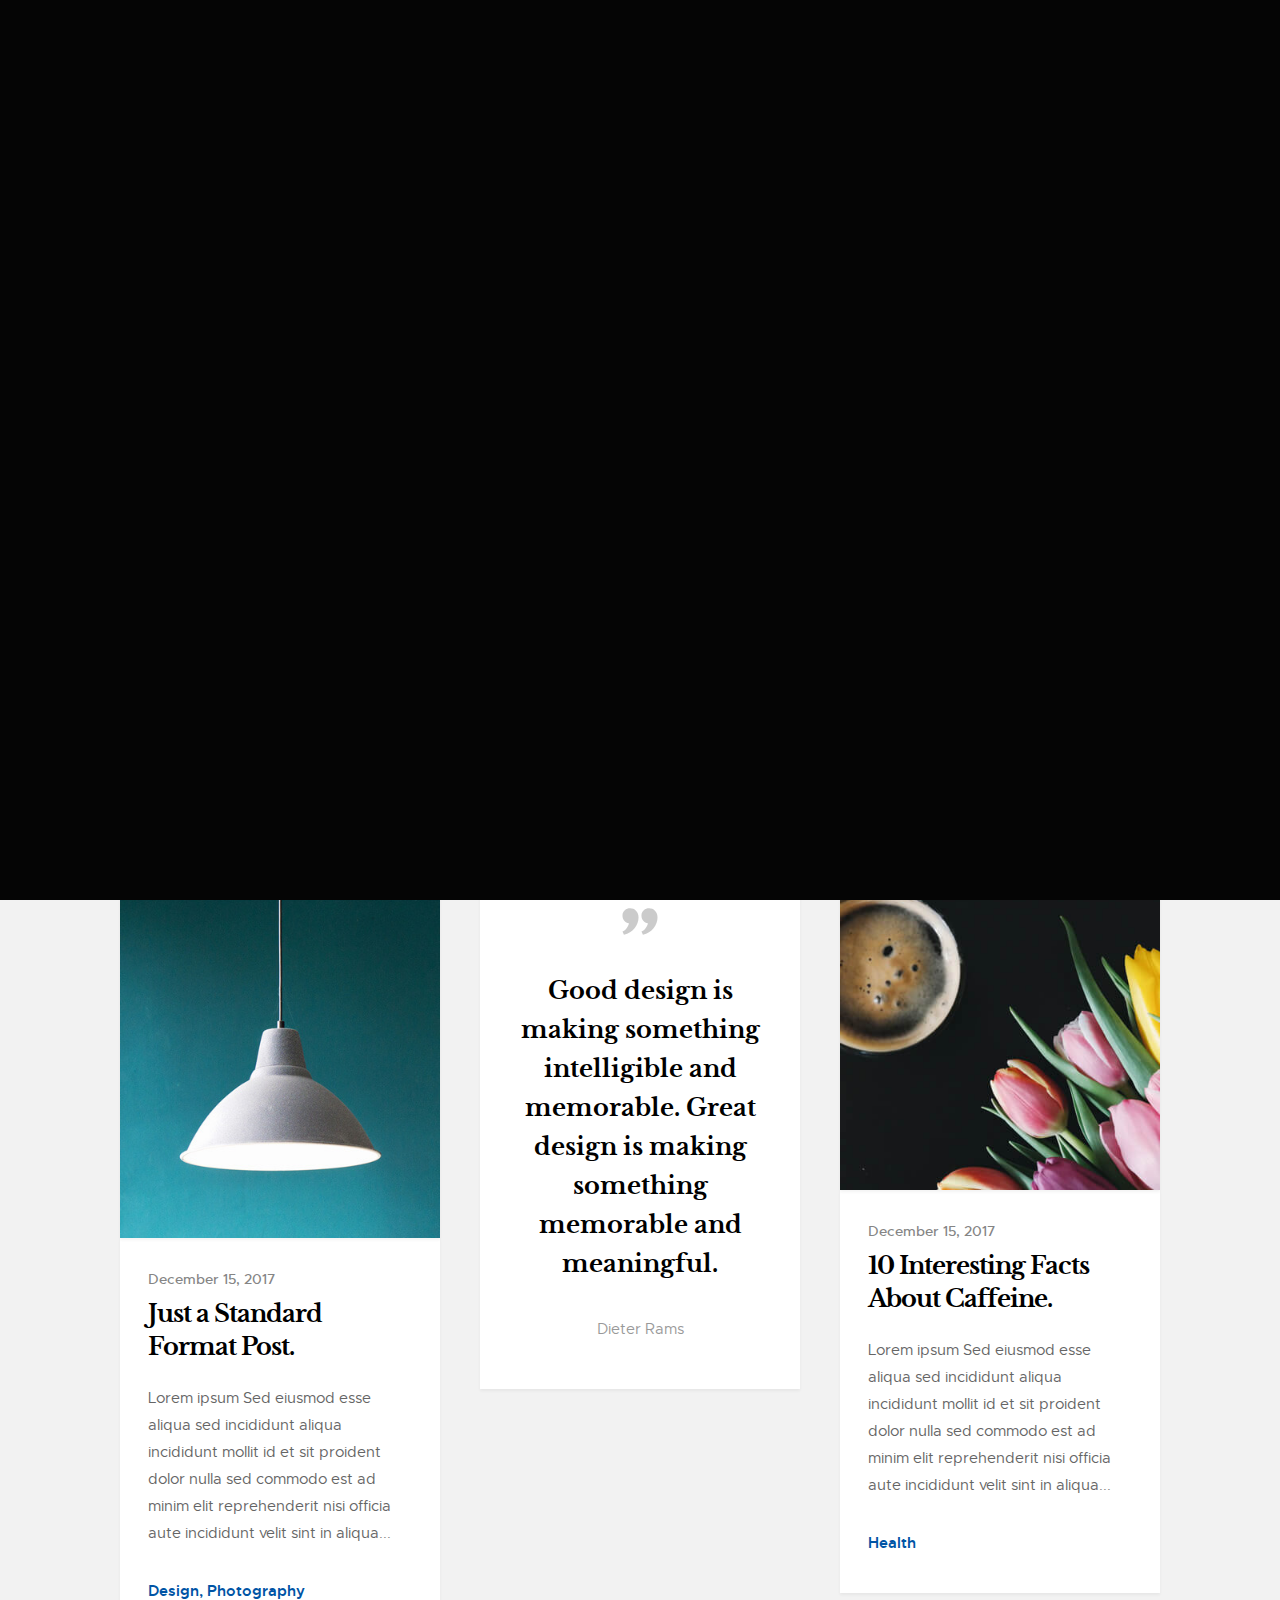
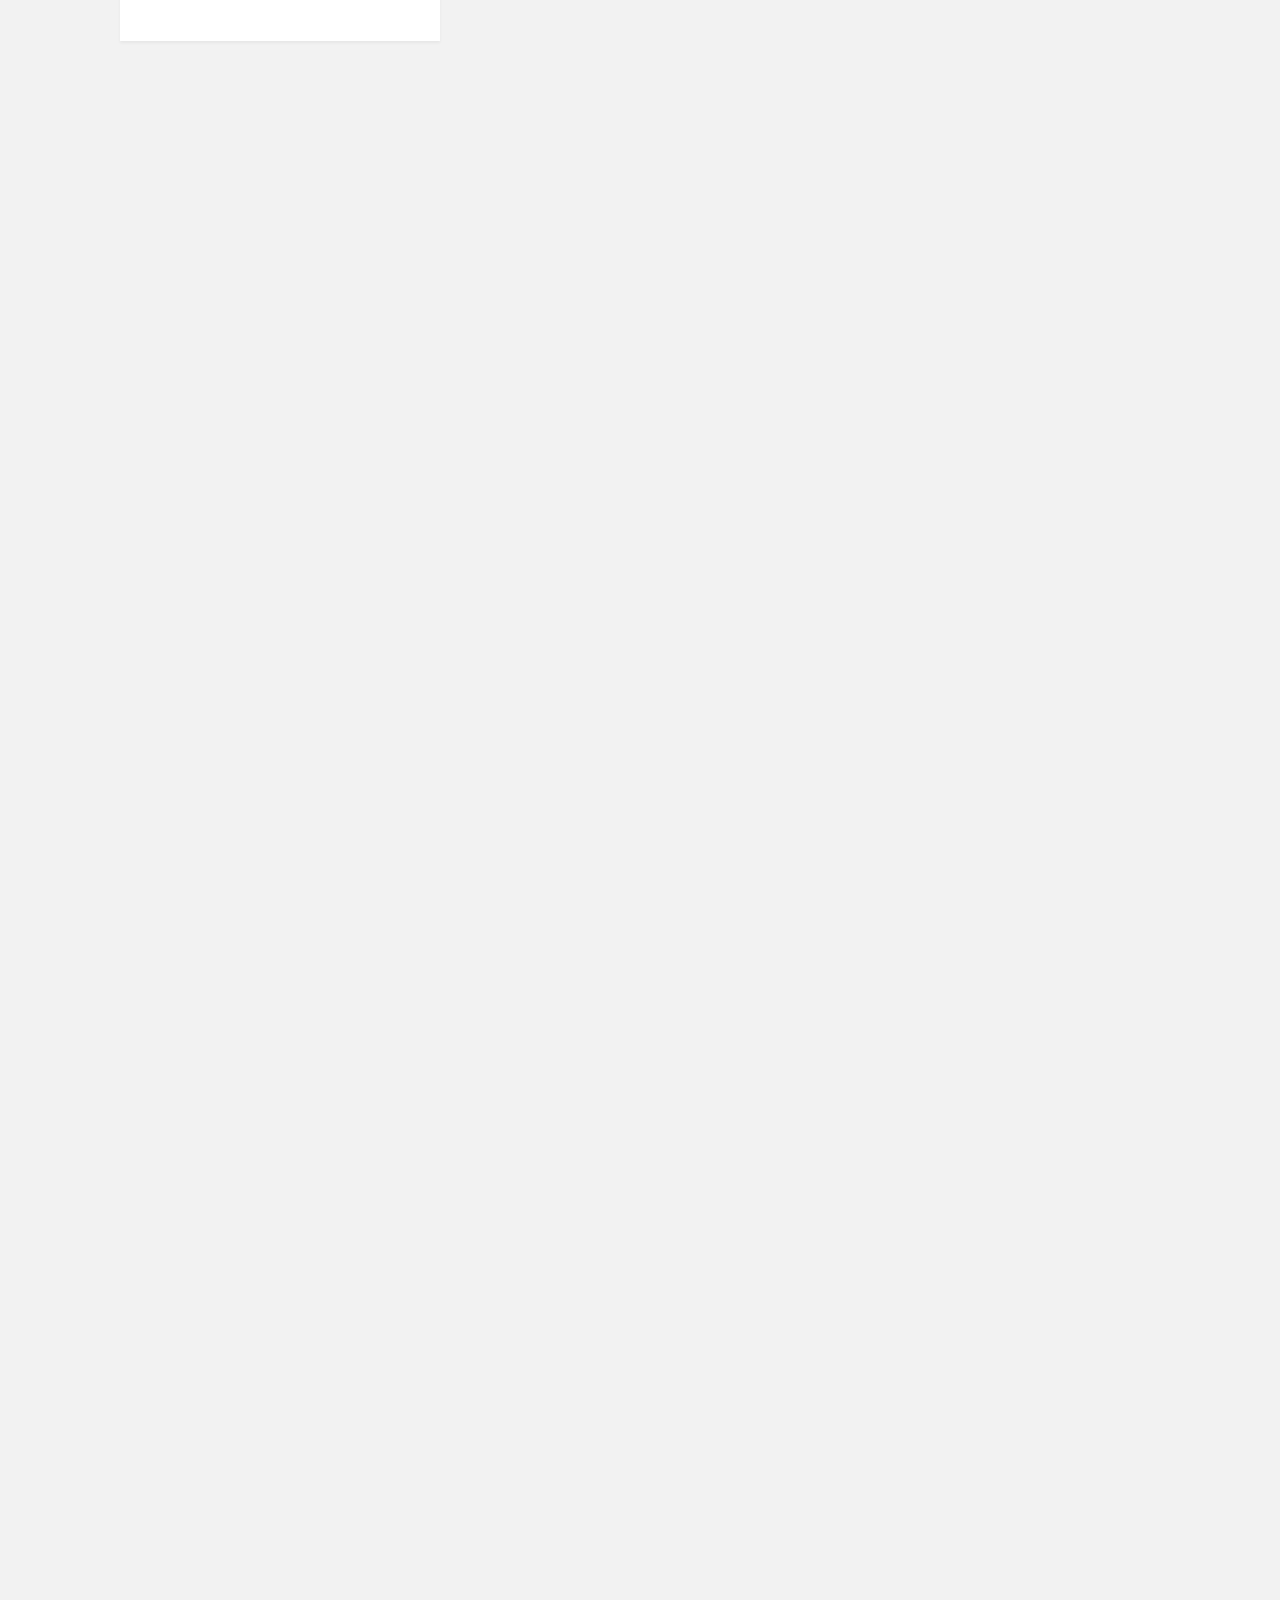
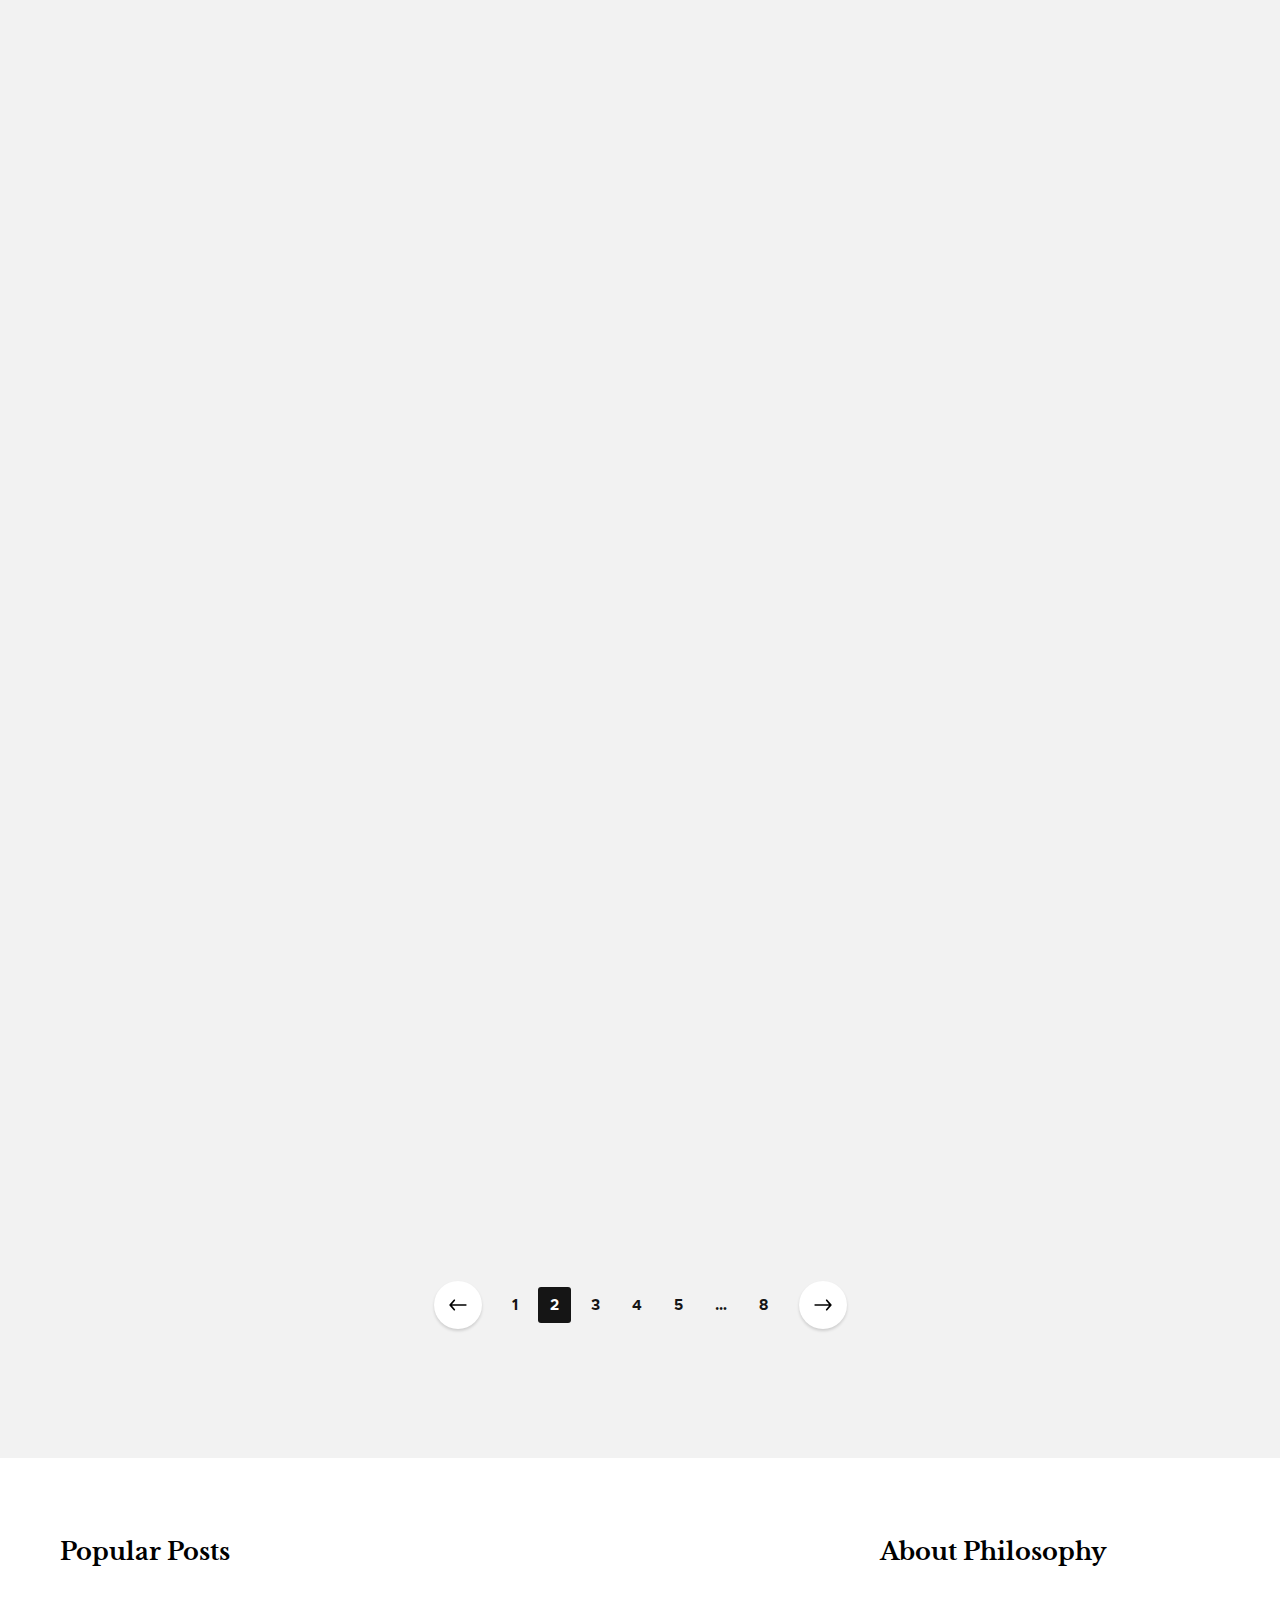
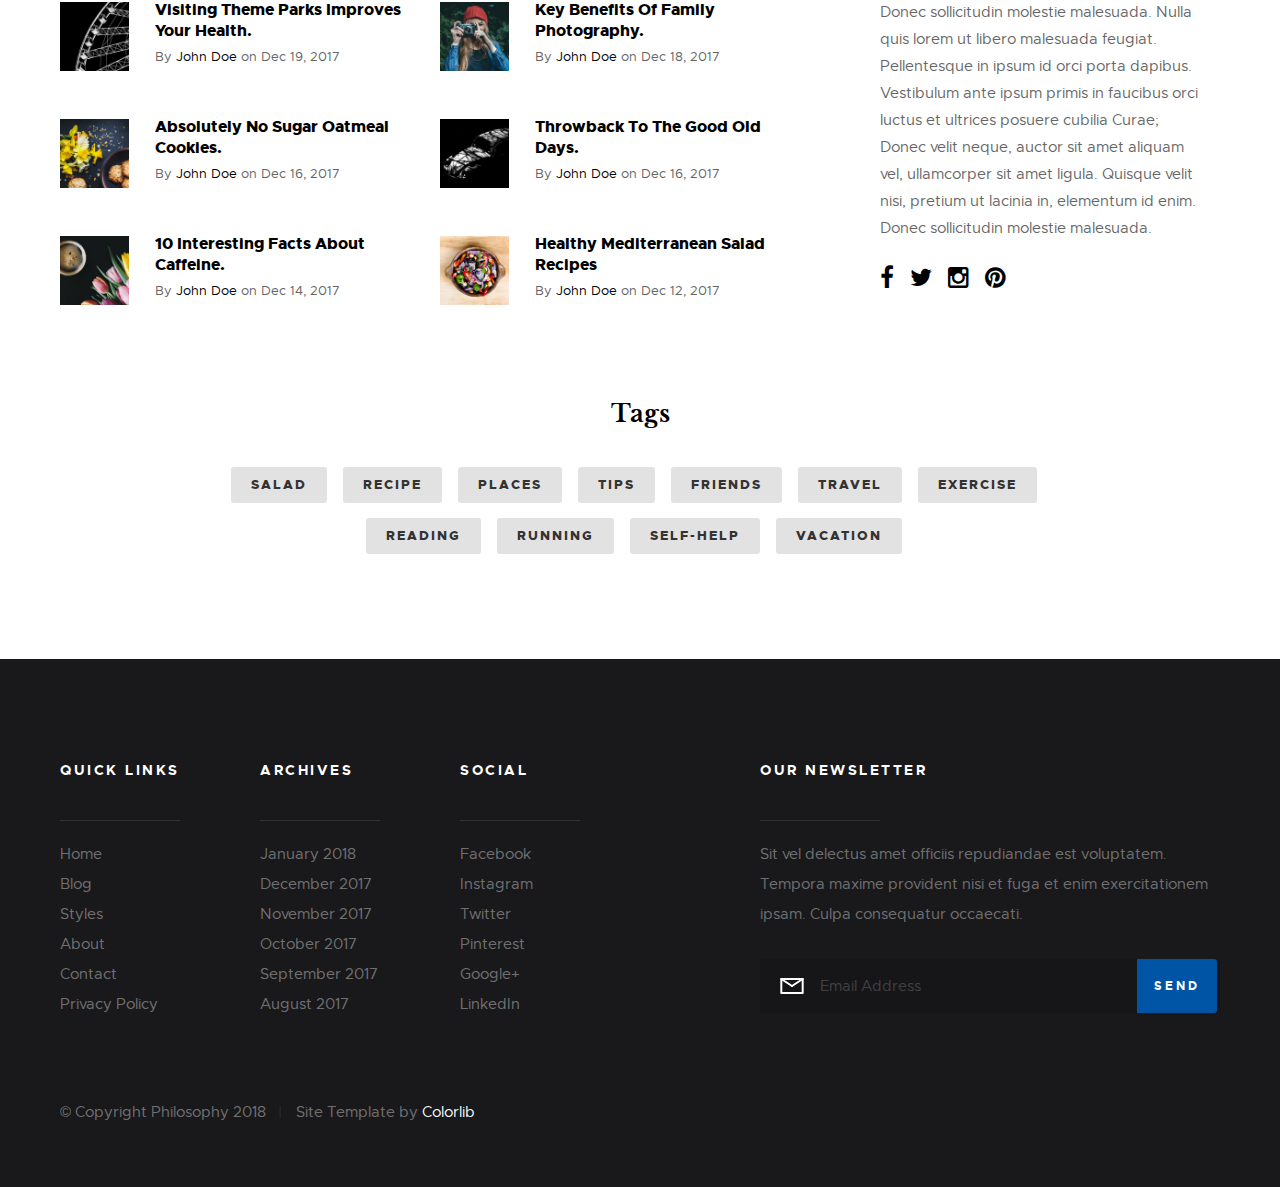
<file: index.html>
<!DOCTYPE html>
<html class="no-js" lang="en">
<head>

    <!--- basic page needs
    ================================================== -->
    <meta charset="utf-8">
    <title>Philosophy</title>
    <meta name="description" content="">
    <meta name="author" content="">

    <!-- mobile specific metas
    ================================================== -->
    <meta name="viewport" content="width=device-width, initial-scale=1, maximum-scale=1">

    <!-- CSS
    ================================================== -->
    <link rel="stylesheet" href="css/base.css">
    <link rel="stylesheet" href="css/vendor.css">
    <link rel="stylesheet" href="css/main.css">

    <!-- script
    ================================================== -->
    <script src="js/modernizr.js"></script>
    <script src="js/pace.min.js"></script>

    <!-- favicons
    ================================================== -->
    <link rel="shortcut icon" href="favicon.ico" type="image/x-icon">
    <link rel="icon" href="favicon.ico" type="image/x-icon">

</head>

<body id="top">

    <!-- pageheader
    ================================================== -->
    <section class="s-pageheader s-pageheader--home">

        <header class="header">
            <div class="header__content row">

                <div class="header__logo">
                    <a class="logo" href="index.html">
                        <img src="images/logo.svg" alt="Homepage">
                    </a>
                </div> <!-- end header__logo -->

                <ul class="header__social">
                    <li>
                        <a href="http://www.facebook.com"><i class="fa fa-facebook" aria-hidden="true"></i></a>
                    </li>
                    <li>
                        <a href="#0"><i class="fa fa-twitter" aria-hidden="true"></i></a>
                    </li>
                    <li>
                        <a href="#0"><i class="fa fa-instagram" aria-hidden="true"></i></a>
                    </li>
                    <li>
                        <a href="#0"><i class="fa fa-pinterest" aria-hidden="true"></i></a>
                    </li>
                </ul> <!-- end header__social -->

                <a class="header__search-trigger" href="#0"></a>

                <div class="header__search">

                    <form role="search" method="get" class="header__search-form" action="#">
                        <label>
                            <span class="hide-content">Search for:</span>
                            <input type="search" class="search-field" placeholder="Type Keywords" value="" name="s" title="Search for:" autocomplete="off">
                        </label>
                        <input type="submit" class="search-submit" value="Search">
                    </form>

                    <a href="#0" title="Close Search" class="header__overlay-close">Close</a>

                </div>  <!-- end header__search -->


                <a class="header__toggle-menu" href="#0" title="Menu"><span>Menu</span></a>

                <nav class="header__nav-wrap">

                    <h2 class="header__nav-heading h6">Site Navigation</h2>

                    <ul class="header__nav">
                        <li class="current"><a href="index.html" title="">Home</a></li>
                        <li class="has-children">
                            <a href="#0" title="">Categories</a>
                            <ul class="sub-menu">
                            <li><a href="category.html">Lifestyle</a></li>
                            <li><a href="category.html">Health</a></li>
                            <li><a href="category.html">Family</a></li>
                            <li><a href="category.html">Management</a></li>
                            <li><a href="category.html">Travel</a></li>
                            <li><a href="category.html">Work</a></li>
                            </ul>
                        </li>
                        <li class="has-children">
                            <a href="#0" title="">Blog</a>
                            <ul class="sub-menu">
                            <li><a href="single-video.html">Video Post</a></li>
                            <li><a href="single-audio.html">Audio Post</a></li>
                            <li><a href="single-gallery.html">Gallery Post</a></li>
                            <li><a href="single-standard.html">Standard Post</a></li>
                            </ul>
                        </li>
                        <li><a href="style-guide.html" title="">Styles</a></li>
                        <li><a href="about.html" title="">About</a></li>
                        <li><a href="contact.html" title="">Contact</a></li>
                    </ul> <!-- end header__nav -->

                    <a href="#0" title="Close Menu" class="header__overlay-close close-mobile-menu">Close</a>

                </nav> <!-- end header__nav-wrap -->

            </div> <!-- header-content -->
        </header> <!-- header -->


        <div class="pageheader-content row">
            <div class="col-full">

                <div class="featured">

                    <div class="featured__column featured__column--big">
                        <div class="entry" style="background-image:url('images/thumbs/featured/featured-guitarman.jpg');">

                            <div class="entry__content">
                                <span class="entry__category"><a href="#0">Music</a></span>

                                <h1><a href="#0" title="">What Your Music Preference Says About You and Your Personality.</a></h1>

                                <div class="entry__info">
                                    <a href="#0" class="entry__profile-pic">
                                        <img class="avatar" src="images/avatars/user-03.jpg" alt="">
                                    </a>

                                    <ul class="entry__meta">
                                        <li><a href="#0">John Doe</a></li>
                                        <li>December 29, 2017</li>
                                    </ul>
                                </div>
                            </div> <!-- end entry__content -->

                        </div> <!-- end entry -->
                    </div> <!-- end featured__big -->

                    <div class="featured__column featured__column--small">

                        <div class="entry" style="background-image:url('images/thumbs/featured/featured-watch.jpg');">

                            <div class="entry__content">
                                <span class="entry__category"><a href="#0">Management</a></span>

                                <h1><a href="#0" title="">The Pomodoro Technique Really Works.</a></h1>

                                <div class="entry__info">
                                    <a href="#0" class="entry__profile-pic">
                                        <img class="avatar" src="images/avatars/user-03.jpg" alt="">
                                    </a>

                                    <ul class="entry__meta">
                                        <li><a href="#0">John Doe</a></li>
                                        <li>December 27, 2017</li>
                                    </ul>
                                </div>
                            </div> <!-- end entry__content -->

                        </div> <!-- end entry -->

                        <div class="entry" style="background-image:url('images/thumbs/featured/featured-beetle.jpg');">

                            <div class="entry__content">
                                <span class="entry__category"><a href="#0">LifeStyle</a></span>

                                <h1><a href="#0" title="">Throwback To The Good Old Days.</a></h1>

                                <div class="entry__info">
                                    <a href="#0" class="entry__profile-pic">
                                        <img class="avatar" src="images/avatars/user-03.jpg" alt="">
                                    </a>

                                    <ul class="entry__meta">
                                        <li><a href="#0">John Doe</a></li>
                                        <li>December 21, 2017</li>
                                    </ul>
                                </div>
                            </div> <!-- end entry__content -->

                        </div> <!-- end entry -->

                    </div> <!-- end featured__small -->
                </div> <!-- end featured -->

            </div> <!-- end col-full -->
        </div> <!-- end pageheader-content row -->

    </section> <!-- end s-pageheader -->


    <!-- s-content
    ================================================== -->
    <section class="s-content">

        <div class="row masonry-wrap">
            <div class="masonry">

                <div class="grid-sizer"></div>

                <article class="masonry__brick entry format-standard" data-aos="fade-up">

                    <div class="entry__thumb">
                        <a href="single-standard.html" class="entry__thumb-link">
                            <img src="images/thumbs/masonry/lamp-400.jpg"
                                    srcset="images/thumbs/masonry/lamp-400.jpg 1x, images/thumbs/masonry/lamp-800.jpg 2x" alt="">
                        </a>
                    </div>

                    <div class="entry__text">
                        <div class="entry__header">

                            <div class="entry__date">
                                <a href="single-standard.html">December 15, 2017</a>
                            </div>
                            <h1 class="entry__title"><a href="single-standard.html">Just a Standard Format Post.</a></h1>

                        </div>
                        <div class="entry__excerpt">
                            <p>
                                Lorem ipsum Sed eiusmod esse aliqua sed incididunt aliqua incididunt mollit id et sit proident dolor nulla sed commodo est ad minim elit reprehenderit nisi officia aute incididunt velit sint in aliqua...
                            </p>
                        </div>
                        <div class="entry__meta">
                            <span class="entry__meta-links">
                                <a href="category.html">Design</a>
                                <a href="category.html">Photography</a>
                            </span>
                        </div>
                    </div>

                </article> <!-- end article -->

                <article class="masonry__brick entry format-quote" data-aos="fade-up">

                    <div class="entry__thumb">
                        <blockquote>
                                <p>Good design is making something intelligible and memorable. Great design is making something memorable and meaningful.</p>

                                <cite>Dieter Rams</cite>
                        </blockquote>
                    </div>

                </article> <!-- end article -->

                <article class="masonry__brick entry format-standard" data-aos="fade-up">

                    <div class="entry__thumb">
                        <a href="single-standard.html" class="entry__thumb-link">
                            <img src="images/thumbs/masonry/tulips-400.jpg"
                                    srcset="images/thumbs/masonry/tulips-400.jpg 1x, images/thumbs/masonry/tulips-800.jpg 2x" alt="">
                        </a>
                    </div>

                    <div class="entry__text">
                        <div class="entry__header">

                            <div class="entry__date">
                                <a href="single-standard.html">December 15, 2017</a>
                            </div>
                            <h1 class="entry__title"><a href="single-standard.html">10 Interesting Facts About Caffeine.</a></h1>

                        </div>
                        <div class="entry__excerpt">
                            <p>
                                Lorem ipsum Sed eiusmod esse aliqua sed incididunt aliqua incididunt mollit id et sit proident dolor nulla sed commodo est ad minim elit reprehenderit nisi officia aute incididunt velit sint in aliqua...
                            </p>
                        </div>
                        <div class="entry__meta">
                            <span class="entry__meta-links">
                                <a href="category.html">Health</a>
                            </span>
                        </div>
                    </div>

                </article> <!-- end article -->

                <article class="masonry__brick entry format-standard" data-aos="fade-up">

                    <div class="entry__thumb">
                        <a href="single-standard.html" class="entry__thumb-link">
                            <img src="images/thumbs/masonry/cookies-400.jpg"
                                    srcset="images/thumbs/masonry/cookies-400.jpg 1x, images/thumbs/masonry/cookies-800.jpg 2x" alt="">
                        </a>
                    </div>

                    <div class="entry__text">
                        <div class="entry__header">

                            <div class="entry__date">
                                <a href="single-standard.html">December 10, 2017</a>
                            </div>
                            <h1 class="entry__title"><a href="single-standard.html">No Sugar Oatmeal Cookies.</a></h1>

                        </div>
                        <div class="entry__excerpt">
                            <p>
                                Lorem ipsum Sed eiusmod esse aliqua sed incididunt aliqua incididunt mollit id et sit proident dolor nulla sed commodo est ad minim elit reprehenderit nisi officia aute incididunt velit sint in aliqua...
                            </p>
                        </div>
                        <div class="entry__meta">
                            <span class="entry__meta-links">
                                <a href="category.html">Cooking</a>
                                <a href="category.html">Health</a>
                            </span>
                        </div>
                    </div>

                </article> <!-- end article -->

                <article class="masonry__brick entry format-standard" data-aos="fade-up">

                    <div class="entry__thumb">
                        <a href="single-standard.html" class="entry__thumb-link">
                            <img src="images/thumbs/masonry/wheel-400.jpg"
                                    srcset="images/thumbs/masonry/wheel-400.jpg 1x, images/thumbs/masonry/wheel-800.jpg 2x" alt="">
                        </a>
                    </div>

                    <div class="entry__text">
                        <div class="entry__header">

                            <div class="entry__date">
                                <a href="single-standard.html">December 10, 2017</a>
                            </div>
                            <h1 class="entry__title"><a href="single-standard.html">Visiting Theme Parks Improves Your Health.</a></h1>

                        </div>
                        <div class="entry__excerpt">
                            <p>
                                Lorem ipsum Sed eiusmod esse aliqua sed incididunt aliqua incididunt mollit id et sit proident dolor nulla sed commodo est ad minim elit reprehenderit nisi officia aute incididunt velit sint in aliqua...
                            </p>
                        </div>
                        <div class="entry__meta">
                            <span class="entry__meta-links">
                                <a href="#">Health</a>
                                <a href="#">Lifestyle</a>
                            </span>
                        </div>
                    </div>

                </article> <!-- end article -->

                <article class="masonry__brick entry format-video" data-aos="fade-up">

                    <div class="entry__thumb video-image">
                        <a href="https://player.vimeo.com/video/117310401?color=01aef0&title=0&byline=0&portrait=0" data-lity>
                            <img src="images/thumbs/masonry/shutterbug-400.jpg"
                                    srcset="images/thumbs/masonry/shutterbug-400.jpg 1x, images/thumbs/masonry/shutterbug-800.jpg 2x" alt="">
                        </a>
                    </div>

                    <div class="entry__text">
                        <div class="entry__header">

                            <div class="entry__date">
                                <a href="single-video.html">December 10, 2017</a>
                            </div>
                            <h1 class="entry__title"><a href="single-video.html">Key Benefits Of Family Photography.</a></h1>

                        </div>
                        <div class="entry__excerpt">
                            <p>
                                Lorem ipsum Sed eiusmod esse aliqua sed incididunt aliqua incididunt mollit id et sit proident dolor nulla sed commodo est ad minim elit reprehenderit nisi officia aute incididunt velit sint in aliqua...
                            </p>
                        </div>
                        <div class="entry__meta">
                            <span class="entry__meta-links">
                                <a href="category.html">Family</a>
                                <a href="category.html">Photography</a>
                            </span>
                        </div>
                    </div>

                </article> <!-- end article -->


                <article class="masonry__brick entry format-gallery" data-aos="fade-up">

                    <div class="entry__thumb slider">
                        <div class="slider__slides">
                            <div class="slider__slide">
                                <img src="images/thumbs/masonry/gallery/gallery-1-400.jpg"
                                        srcset="images/thumbs/masonry/gallery/gallery-1-400.jpg 1x, images/thumbs/masonry/gallery/gallery-1-800.jpg 2x" alt="">
                            </div>
                            <div class="slider__slide">
                                <img src="images/thumbs/masonry/gallery/gallery-2-400.jpg"
                                        srcset="images/thumbs/masonry/gallery/gallery-2-400.jpg 1x, images/thumbs/masonry/gallery/gallery-2-800.jpg 2x" alt="">
                            </div>
                            <div class="slider__slide">
                                <img src="images/thumbs/masonry/gallery/gallery-3-400.jpg"
                                        srcset="images/thumbs/masonry/gallery/gallery-3-400.jpg 1x, images/thumbs/masonry/gallery/gallery-3-800.jpg 2x" alt="">
                            </div>
                        </div>
                    </div>

                    <div class="entry__text">
                        <div class="entry__header">

                            <div class="entry__date">
                                <a href="single-gallery.html">December 10, 2017</a>
                            </div>
                            <h1 class="entry__title"><a href="single-gallery.html">Workspace Design Trends and Ideas.</a></h1>

                        </div>
                        <div class="entry__excerpt">
                            <p>
                                Lorem ipsum Sed eiusmod esse aliqua sed incididunt aliqua incididunt mollit id et sit proident dolor nulla sed commodo est ad minim elit reprehenderit nisi officia aute incididunt velit sint in aliqua...
                            </p>
                        </div>
                        <div class="entry__meta">
                            <span class="entry__meta-links">
                                <a href="category.html">Work</a>
                                <a href="category.html">Management</a>
                            </span>
                        </div>
                    </div>

                </article> <!-- end article -->

                <article class="masonry__brick entry format-audio" data-aos="fade-up">

                    <div class="entry__thumb">
                        <a href="single-audio.html" class="entry__thumb-link">
                            <img src="images/thumbs/masonry/guitarman-400.jpg"
                                    srcset="images/thumbs/masonry/guitarman-400.jpg 1x, images/thumbs/masonry/guitarman-800.jpg 2x" alt="">
                        </a>
                        <div class="audio-wrap">
                            <audio id="player" src="media/AirReview-Landmarks-02-ChasingCorporate.mp3" width="100%" height="42" controls="controls"></audio>
                        </div>
                    </div>

                    <div class="entry__text">
                        <div class="entry__header">

                            <div class="entry__date">
                                <a href="single-audio.html">December 10, 2017</a>
                            </div>
                            <h1 class="entry__title"><a href="single-audio.html">What Your Music Preference Says About You and Your Personality.</a></h1>

                        </div>
                        <div class="entry__excerpt">
                            <p>
                                Lorem ipsum Sed eiusmod esse aliqua sed incididunt aliqua incididunt mollit id et sit proident dolor nulla sed commodo est ad minim elit reprehenderit nisi officia aute incididunt velit sint in aliqua...
                            </p>
                        </div>
                        <div class="entry__meta">
                            <span class="entry__meta-links">
                                <a href="category.html">Music</a>
                                <a href="category.html">Lifestyle</a>
                            </span>
                        </div>
                    </div>

                </article> <!-- end article -->

                <article class="masonry__brick entry format-link" data-aos="fade-up">

                    <div class="entry__thumb">
                        <div class="link-wrap">
                            <p>The Only Resource You Will Need To Start a Blog Using WordPress.</p>
                            <cite>
                                <a target="_blank" href="https://colorlib.com/">https://colorlib.com</a>
                            </cite>
                        </div>
                    </div>

                </article> <!-- end article -->

                <article class="masonry__brick entry format-standard" data-aos="fade-up">

                    <div class="entry__thumb">
                        <a href="single-standard.html" class="entry__thumb-link">
                            <img src="images/thumbs/masonry/jump-400.jpg"
                                    srcset="images/thumbs/masonry/jump-400.jpg 1x, images/thumbs/masonry/jump-800.jpg 2x" alt="">
                        </a>
                    </div>

                    <div class="entry__text">
                        <div class="entry__header">

                            <div class="entry__date">
                                <a href="single-standard.html">December 10, 2017</a>
                            </div>
                            <h1 class="entry__title"><a href="single-standard.html">Create Meaningful Family Moments.</a></h1>

                        </div>
                        <div class="entry__excerpt">
                            <p>
                                Lorem ipsum Sed eiusmod esse aliqua sed incididunt aliqua incididunt mollit id et sit proident dolor nulla sed commodo est ad minim elit reprehenderit nisi officia aute incididunt velit sint in aliqua...
                            </p>
                        </div>
                        <div class="entry__meta">
                            <span class="entry__meta-links">
                                <a href="category.html">Family</a>
                                <a href="category.html">Relationship</a>
                            </span>
                        </div>
                    </div>

                </article> <!-- end article -->

                <article class="masonry__brick entry format-standard" data-aos="fade-up">

                    <div class="entry__thumb">
                        <a href="single-standard.html" class="entry__thumb-link">
                            <img src="images/thumbs/masonry/beetle-400.jpg"
                                    srcset="images/thumbs/masonry/beetle-400.jpg 1x, images/thumbs/masonry/beetle-800.jpg 2x" alt="">
                        </a>
                    </div>

                    <div class="entry__text">
                        <div class="entry__header">

                            <div class="entry__date">
                                <a href="single-standard.html">December 10, 2017</a>
                            </div>
                            <h1 class="entry__title"><a href="single-standard.html">Throwback To The Good Old Days.</a></h1>

                        </div>
                        <div class="entry__excerpt">
                            <p>
                                Lorem ipsum Sed eiusmod esse aliqua sed incididunt aliqua incididunt mollit id et sit proident dolor nulla sed commodo est ad minim elit reprehenderit nisi officia aute incididunt velit sint in aliqua...
                            </p>
                        </div>
                        <div class="entry__meta">
                            <span class="entry__meta-links">
                                <a href="category.html">Lifestyle</a>
                            </span>
                        </div>
                    </div>

                </article> <!-- end article -->

                <article class="masonry__brick entry format-standard" data-aos="fade-up">

                    <div class="entry__thumb">
                        <a href="single-standard.html" class="entry__thumb-link">
                            <img src="images/thumbs/masonry/fuji-400.jpg"
                                    srcset="images/thumbs/masonry/fuji-400.jpg 1x, images/thumbs/masonry/fuji-800.jpg 2x" alt="">
                        </a>
                    </div>

                    <div class="entry__text">
                        <div class="entry__header">

                            <div class="entry__date">
                                <a href="single-standard.html">December 10, 2017</a>
                            </div>
                            <h1 class="entry__title"><a href="single-standard.html">Just Another  Standard Format Post.</a></h1>

                        </div>
                        <div class="entry__excerpt">
                            <p>
                                Lorem ipsum Sed eiusmod esse aliqua sed incididunt aliqua incididunt mollit id et sit proident dolor nulla sed commodo est ad minim elit reprehenderit nisi officia aute incididunt velit sint in aliqua...
                            </p>
                        </div>
                        <div class="entry__meta">
                            <span class="entry__meta-links">
                                <a href="category.html">Design</a>
                                <a href="category.html">Photography</a>
                            </span>
                        </div>
                    </div>

                </article> <!-- end article -->

                <article class="masonry__brick entry format-standard" data-aos="fade-up">

                    <div class="entry__thumb">
                        <a href="single-standard.html" class="entry__thumb-link">
                            <img src="images/thumbs/masonry/sydney-400.jpg"
                                    srcset="images/thumbs/masonry/sydney-400.jpg 1x, images/thumbs/masonry/sydney-800.jpg 2x" alt="">
                        </a>
                    </div>

                    <div class="entry__text">
                        <div class="entry__header">

                            <div class="entry__date">
                                <a href="single-standard.html">December 10, 2017</a>
                            </div>
                            <h1 class="entry__title"><a href="single-standard.html">Planning Your First Trip to Sydney.</a></h1>

                        </div>
                        <div class="entry__excerpt">
                            <p>
                                Lorem ipsum Sed eiusmod esse aliqua sed incididunt aliqua incididunt mollit id et sit proident dolor nulla sed commodo est ad minim elit reprehenderit nisi officia aute incididunt velit sint in aliqua...
                            </p>
                        </div>
                        <div class="entry__meta">
                            <span class="entry__meta-links">
                                <a href="category.html">Travel</a>
                                <a href="category.html">Vacation</a>
                            </span>
                        </div>
                    </div>

                </article> <!-- end article -->

            </div> <!-- end masonry -->
        </div> <!-- end masonry-wrap -->

        <div class="row">
            <div class="col-full">
                <nav class="pgn">
                    <ul>
                        <li><a class="pgn__prev" href="#0">Prev</a></li>
                        <li><a class="pgn__num" href="#0">1</a></li>
                        <li><span class="pgn__num current">2</span></li>
                        <li><a class="pgn__num" href="#0">3</a></li>
                        <li><a class="pgn__num" href="#0">4</a></li>
                        <li><a class="pgn__num" href="#0">5</a></li>
                        <li><span class="pgn__num dots">…</span></li>
                        <li><a class="pgn__num" href="#0">8</a></li>
                        <li><a class="pgn__next" href="#0">Next</a></li>
                    </ul>
                </nav>
            </div>
        </div>

    </section> <!-- s-content -->


    <!-- s-extra
    ================================================== -->
    <section class="s-extra">

        <div class="row top">

            <div class="col-eight md-six tab-full popular">
                <h3>Popular Posts</h3>

                <div class="block-1-2 block-m-full popular__posts">
                    <article class="col-block popular__post">
                        <a href="#0" class="popular__thumb">
                            <img src="images/thumbs/small/wheel-150.jpg" alt="">
                        </a>
                        <h5><a href="#0">Visiting Theme Parks Improves Your Health.</a></h5>
                        <section class="popular__meta">
                                <span class="popular__author"><span>By</span> <a href="#0"> John Doe</a></span>
                            <span class="popular__date"><span>on</span> <time datetime="2017-12-19">Dec 19, 2017</time></span>
                        </section>
                    </article>
                    <article class="col-block popular__post">
                        <a href="#0" class="popular__thumb">
                            <img src="images/thumbs/small/shutterbug-150.jpg" alt="">
                        </a>
                        <h5><a href="#0">Key Benefits Of Family Photography.</a></h5>
                        <section class="popular__meta">
                            <span class="popular__author"><span>By</span> <a href="#0"> John Doe</a></span>
                            <span class="popular__date"><span>on</span> <time datetime="2017-12-18">Dec 18, 2017</time></span>
                        </section>
                    </article>
                    <article class="col-block popular__post">
                        <a href="#0" class="popular__thumb">
                            <img src="images/thumbs/small/cookies-150.jpg" alt="">
                        </a>
                        <h5><a href="#0">Absolutely No Sugar Oatmeal Cookies.</a></h5>
                        <section class="popular__meta">
                                <span class="popular__author"><span>By</span> <a href="#0"> John Doe</a></span>
                            <span class="popular__date"><span>on</span> <time datetime="2017-12-16">Dec 16, 2017</time></span>
                        </section>
                    </article>
                    <article class="col-block popular__post">
                        <a href="#0" class="popular__thumb">
                            <img src="images/thumbs/small/beetle-150.jpg" alt="">
                        </a>
                        <h5><a href="#0">Throwback To The Good Old Days.</a></h5>
                        <section class="popular__meta">
                            <span class="popular__author"><span>By</span> <a href="#0"> John Doe</a></span>
                            <span class="popular__date"><span>on</span> <time datetime="2017-12-16">Dec 16, 2017</time></span>
                        </section>
                    </article>
                    <article class="col-block popular__post">
                        <a href="#0" class="popular__thumb">
                            <img src="images/thumbs/small/tulips-150.jpg" alt="">
                        </a>
                        <h5><a href="#0">10 Interesting Facts About Caffeine.</a></h5>
                        <section class="popular__meta">
                            <span class="popular__author"><span>By</span> <a href="#0"> John Doe</a></span>
                            <span class="popular__date"><span>on</span> <time datetime="2017-12-14">Dec 14, 2017</time></span>
                        </section>
                    </article>
                    <article class="col-block popular__post">
                        <a href="#0" class="popular__thumb">
                            <img src="images/thumbs/small/salad-150.jpg" alt="">
                        </a>
                        <h5><a href="#0">Healthy Mediterranean Salad Recipes</a></h5>
                        <section class="popular__meta">
                            <span class="popular__author"><span>By</span> <a href="#0"> John Doe</a></span>
                            <span class="popular__date"><span>on</span> <time datetime="2017-12-12">Dec 12, 2017</time></span>
                        </section>
                    </article>
                </div> <!-- end popular_posts -->
            </div> <!-- end popular -->

            <div class="col-four md-six tab-full about">
                <h3>About Philosophy</h3>

                <p>
                Donec sollicitudin molestie malesuada. Nulla quis lorem ut libero malesuada feugiat. Pellentesque in ipsum id orci porta dapibus. Vestibulum ante ipsum primis in faucibus orci luctus et ultrices posuere cubilia Curae; Donec velit neque, auctor sit amet aliquam vel, ullamcorper sit amet ligula. Quisque velit nisi, pretium ut lacinia in, elementum id enim. Donec sollicitudin molestie malesuada.
                </p>

                <ul class="about__social">
                    <li>
                        <a href="#0"><i class="fa fa-facebook" aria-hidden="true"></i></a>
                    </li>
                    <li>
                        <a href="#0"><i class="fa fa-twitter" aria-hidden="true"></i></a>
                    </li>
                    <li>
                        <a href="#0"><i class="fa fa-instagram" aria-hidden="true"></i></a>
                    </li>
                    <li>
                        <a href="#0"><i class="fa fa-pinterest" aria-hidden="true"></i></a>
                    </li>
                </ul> <!-- end header__social -->
            </div> <!-- end about -->

        </div> <!-- end row -->

        <div class="row bottom tags-wrap">
            <div class="col-full tags">
                <h3>Tags</h3>

                <div class="tagcloud">
                    <a href="#0">Salad</a>
                    <a href="#0">Recipe</a>
                    <a href="#0">Places</a>
                    <a href="#0">Tips</a>
                    <a href="#0">Friends</a>
                    <a href="#0">Travel</a>
                    <a href="#0">Exercise</a>
                    <a href="#0">Reading</a>
                    <a href="#0">Running</a>
                    <a href="#0">Self-Help</a>
                    <a href="#0">Vacation</a>
                </div> <!-- end tagcloud -->
            </div> <!-- end tags -->
        </div> <!-- end tags-wrap -->

    </section> <!-- end s-extra -->


    <!-- s-footer
    ================================================== -->
    <footer class="s-footer">

        <div class="s-footer__main">
            <div class="row">

                <div class="col-two md-four mob-full s-footer__sitelinks">

                    <h4>Quick Links</h4>

                    <ul class="s-footer__linklist">
                        <li><a href="#0">Home</a></li>
                        <li><a href="#0">Blog</a></li>
                        <li><a href="#0">Styles</a></li>
                        <li><a href="#0">About</a></li>
                        <li><a href="#0">Contact</a></li>
                        <li><a href="#0">Privacy Policy</a></li>
                    </ul>

                </div> <!-- end s-footer__sitelinks -->

                <div class="col-two md-four mob-full s-footer__archives">

                    <h4>Archives</h4>

                    <ul class="s-footer__linklist">
                        <li><a href="#0">January 2018</a></li>
                        <li><a href="#0">December 2017</a></li>
                        <li><a href="#0">November 2017</a></li>
                        <li><a href="#0">October 2017</a></li>
                        <li><a href="#0">September 2017</a></li>
                        <li><a href="#0">August 2017</a></li>
                    </ul>

                </div> <!-- end s-footer__archives -->

                <div class="col-two md-four mob-full s-footer__social">

                    <h4>Social</h4>

                    <ul class="s-footer__linklist">
                        <li><a href="#0">Facebook</a></li>
                        <li><a href="#0">Instagram</a></li>
                        <li><a href="#0">Twitter</a></li>
                        <li><a href="#0">Pinterest</a></li>
                        <li><a href="#0">Google+</a></li>
                        <li><a href="#0">LinkedIn</a></li>
                    </ul>

                </div> <!-- end s-footer__social -->

                <div class="col-five md-full end s-footer__subscribe">

                    <h4>Our Newsletter</h4>

                    <p>Sit vel delectus amet officiis repudiandae est voluptatem. Tempora maxime provident nisi et fuga et enim exercitationem ipsam. Culpa consequatur occaecati.</p>

                    <div class="subscribe-form">
                        <form id="mc-form" class="group" novalidate="true">

                            <input type="email" value="" name="EMAIL" class="email" id="mc-email" placeholder="Email Address" required="">

                            <input type="submit" name="subscribe" value="Send">

                            <label for="mc-email" class="subscribe-message"></label>

                        </form>
                    </div>

                </div> <!-- end s-footer__subscribe -->

            </div>
        </div> <!-- end s-footer__main -->

        <div class="s-footer__bottom">
            <div class="row">
                <div class="col-full">
                    <div class="s-footer__copyright">
                        <span>© Copyright Philosophy 2018</span>
                        <span>Site Template by <a href="https://colorlib.com/">Colorlib</a></span>
                    </div>

                    <div class="go-top">
                        <a class="smoothscroll" title="Back to Top" href="#top"></a>
                    </div>
                </div>
            </div>
        </div> <!-- end s-footer__bottom -->

    </footer> <!-- end s-footer -->


    <!-- preloader
    ================================================== -->
    <div id="preloader">
        <div id="loader">
            <div class="line-scale">
                <div></div>
                <div></div>
                <div></div>
                <div></div>
                <div></div>
            </div>
        </div>
    </div>


    <!-- Java Script
    ================================================== -->
    <script src="js/jquery-3.2.1.min.js"></script>
    <script src="js/plugins.js"></script>
    <script src="js/main.js"></script>

</body>

</html>
</file>
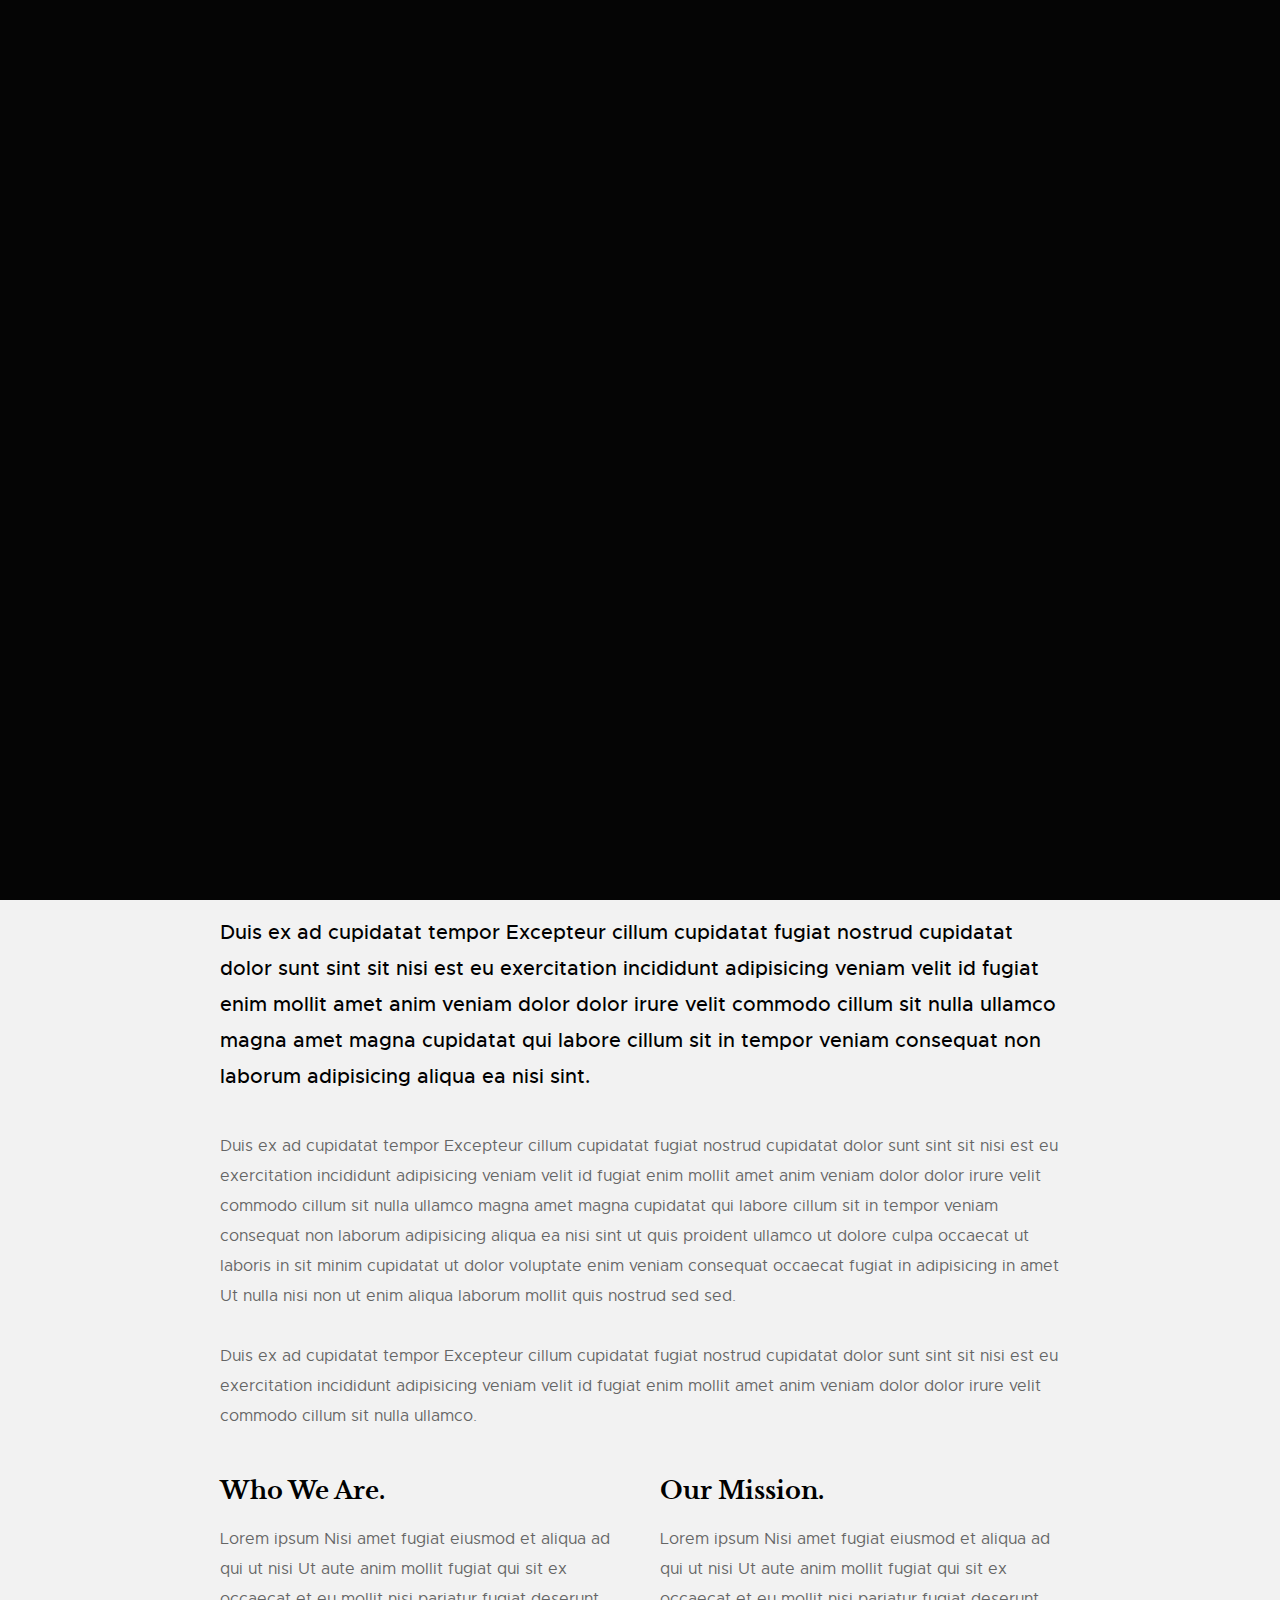
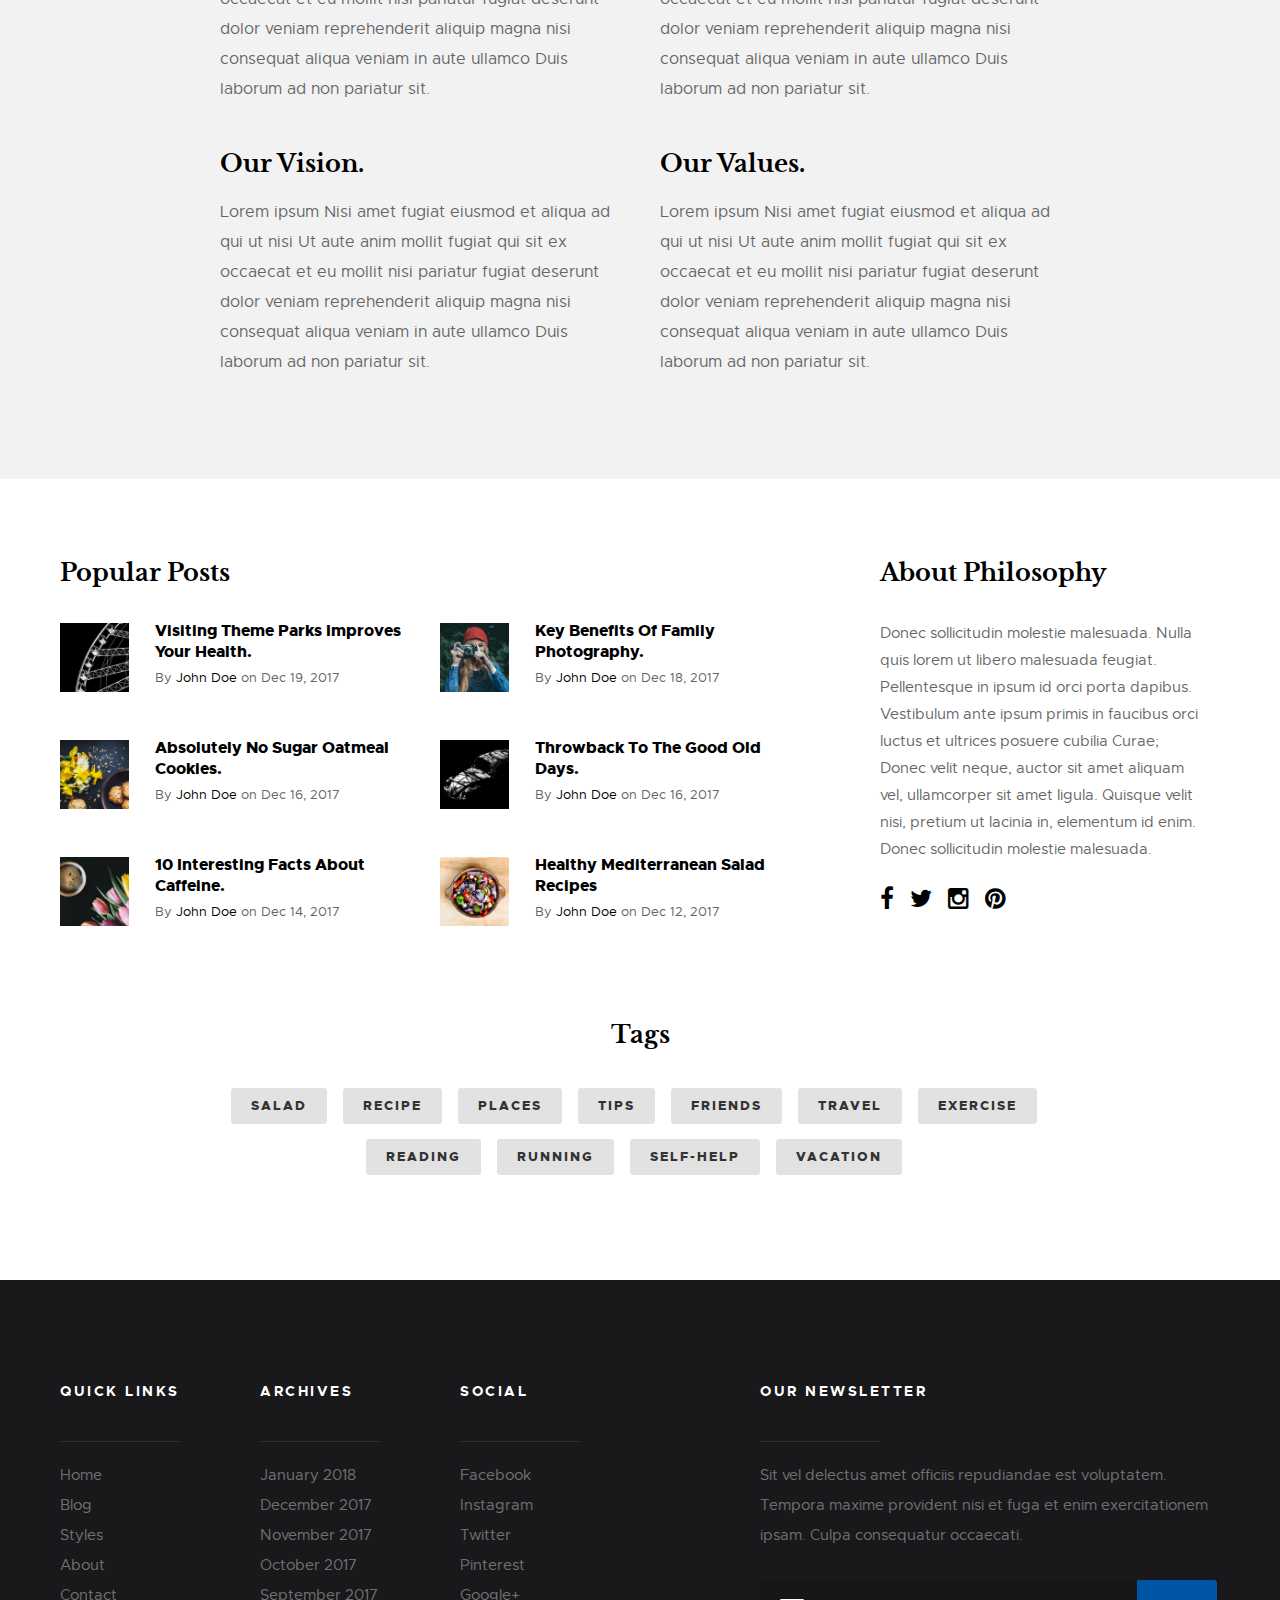
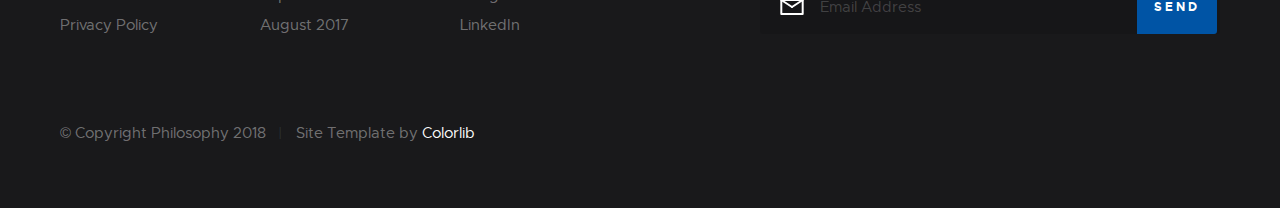
<file: about.html>
<!DOCTYPE html>
<html class="no-js" lang="en">
<head>

    <!--- basic page needs
    ================================================== -->
    <meta charset="utf-8">
    <title>About - Philosophy</title>
    <meta name="description" content="">
    <meta name="author" content="">

    <!-- mobile specific metas
    ================================================== -->
    <meta name="viewport" content="width=device-width, initial-scale=1, maximum-scale=1">

    <!-- CSS
    ================================================== -->
    <link rel="stylesheet" href="css/base.css">
    <link rel="stylesheet" href="css/vendor.css">
    <link rel="stylesheet" href="css/main.css">

    <!-- script
    ================================================== -->
    <script src="js/modernizr.js"></script>
    <script src="js/pace.min.js"></script>

    <!-- favicons
    ================================================== -->
    <link rel="shortcut icon" href="favicon.ico" type="image/x-icon">
    <link rel="icon" href="favicon.ico" type="image/x-icon">

</head>

<body id="top">

    <!-- pageheader
    ================================================== -->
    <div class="s-pageheader">

        <header class="header">
            <div class="header__content row">

                <div class="header__logo">
                    <a class="logo" href="index.html">
                        <img src="images/logo.svg" alt="Homepage">
                    </a>
                </div> <!-- end header__logo -->

                <ul class="header__social">
                    <li>
                        <a href="#0"><i class="fa fa-facebook" aria-hidden="true"></i></a>
                    </li>
                    <li>
                        <a href="#0"><i class="fa fa-twitter" aria-hidden="true"></i></a>
                    </li>
                    <li>
                        <a href="#0"><i class="fa fa-instagram" aria-hidden="true"></i></a>
                    </li>
                    <li>
                        <a href="#0"><i class="fa fa-pinterest" aria-hidden="true"></i></a>
                    </li>
                </ul> <!-- end header__social -->

                <a class="header__search-trigger" href="#0"></a>

                <div class="header__search">

                    <form role="search" method="get" class="header__search-form" action="#">
                        <label>
                            <span class="hide-content">Search for:</span>
                            <input type="search" class="search-field" placeholder="Type Keywords" value="" name="s" title="Search for:" autocomplete="off">
                        </label>
                        <input type="submit" class="search-submit" value="Search">
                    </form>
        
                    <a href="#0" title="Close Search" class="header__overlay-close">Close</a>

                </div>  <!-- end header__search -->


                <a class="header__toggle-menu" href="#0" title="Menu"><span>Menu</span></a>

                <nav class="header__nav-wrap">

                    <h2 class="header__nav-heading h6">Site Navigation</h2>

                    <ul class="header__nav">
                        <li><a href="index.html" title="">Home</a></li>
                        <li class="has-children">
                            <a href="#0" title="">Categories</a>
                            <ul class="sub-menu">
                            <li><a href="category.html">Lifestyle</a></li>
                            <li><a href="category.html">Health</a></li>
                            <li><a href="category.html">Family</a></li>
                            <li><a href="category.html">Management</a></li>
                            <li><a href="category.html">Travel</a></li>
                            <li><a href="category.html">Work</a></li>
                            </ul>
                        </li>
                        <li class="has-children">
                            <a href="#0" title="">Blog</a>
                            <ul class="sub-menu">
                            <li><a href="single-video.html">Video Post</a></li>
                            <li><a href="single-audio.html">Audio Post</a></li>
                            <li><a href="single-gallery.html">Gallery Post</a></li>
                            <li><a href="single-standard.html">Standard Post</a></li>
                            </ul>
                        </li>
                        <li><a href="style-guide.html" title="">Styles</a></li>
                        <li class="current"><a href="about.html" title="">About</a></li>
                        <li><a href="contact.html" title="">Contact</a></li>
                    </ul> <!-- end header__nav -->

                    <a href="#0" title="Close Menu" class="header__overlay-close close-mobile-menu">Close</a>

                </nav> <!-- end header__nav-wrap -->

            </div> <!-- header-content -->
        </header> <!-- header -->

    </div> <!-- end s-pageheader -->


    <!-- s-content
    ================================================== -->
    <section class="s-content s-content--narrow">

        <div class="row">

            <div class="s-content__header col-full">
                <h1 class="s-content__header-title">
                    Learn More About Us.
                </h1>
            </div> <!-- end s-content__header -->

            <div class="s-content__media col-full">
                <div class="s-content__post-thumb">
                    <img src="images/thumbs/about/about-1000.jpg" 
                         srcset="images/thumbs/about/about-2000.jpg 2000w, 
                                 images/thumbs/about/about-1000.jpg 1000w, 
                                 images/thumbs/about/about-500.jpg 500w" 
                         sizes="(max-width: 2000px) 100vw, 2000px" alt="" >
                </div>
            </div> <!-- end s-content__media -->

            <div class="col-full s-content__main">

                <p class="lead">Duis ex ad cupidatat tempor Excepteur cillum cupidatat fugiat nostrud cupidatat dolor sunt sint sit nisi est eu exercitation incididunt adipisicing veniam velit id fugiat enim mollit amet anim veniam dolor dolor irure velit commodo cillum sit nulla ullamco magna amet magna cupidatat qui labore cillum sit in tempor veniam consequat non laborum adipisicing aliqua ea nisi sint.</p>
                
                <p>Duis ex ad cupidatat tempor Excepteur cillum cupidatat fugiat nostrud cupidatat dolor sunt sint sit nisi est eu exercitation incididunt adipisicing veniam velit id fugiat enim mollit amet anim veniam dolor dolor irure velit commodo cillum sit nulla ullamco magna amet magna cupidatat qui labore cillum sit in tempor veniam consequat non laborum adipisicing aliqua ea nisi sint ut quis proident ullamco ut dolore culpa occaecat ut laboris in sit minim cupidatat ut dolor voluptate enim veniam consequat occaecat fugiat in adipisicing in amet Ut nulla nisi non ut enim aliqua laborum mollit quis nostrud sed sed.
                </p>

                <p>Duis ex ad cupidatat tempor Excepteur cillum cupidatat fugiat nostrud cupidatat dolor sunt sint sit nisi est eu exercitation incididunt adipisicing veniam velit id fugiat enim mollit amet anim veniam dolor dolor irure velit commodo cillum sit nulla ullamco.
                </p>

                <div class="row block-1-2 block-tab-full">
                    <div class="col-block">
                        <h3 class="quarter-top-margin">Who We Are.</h3>
                        <p>Lorem ipsum Nisi amet fugiat eiusmod et aliqua ad qui ut nisi Ut aute anim mollit fugiat qui sit ex occaecat et eu mollit nisi pariatur fugiat deserunt dolor veniam reprehenderit aliquip magna nisi consequat aliqua veniam in aute ullamco Duis laborum ad non pariatur sit.</p>
                    </div>

                    <div class="col-block">
                        <h3 class="quarter-top-margin">Our Mission.</h3>
                        <p>Lorem ipsum Nisi amet fugiat eiusmod et aliqua ad qui ut nisi Ut aute anim mollit fugiat qui sit ex occaecat et eu mollit nisi pariatur fugiat deserunt dolor veniam reprehenderit aliquip magna nisi consequat aliqua veniam in aute ullamco Duis laborum ad non pariatur sit.</p>
                    </div>

                    <div class="col-block">
                        <h3 class="quarter-top-margin">Our Vision.</h3>
                        <p>Lorem ipsum Nisi amet fugiat eiusmod et aliqua ad qui ut nisi Ut aute anim mollit fugiat qui sit ex occaecat et eu mollit nisi pariatur fugiat deserunt dolor veniam reprehenderit aliquip magna nisi consequat aliqua veniam in aute ullamco Duis laborum ad non pariatur sit.</p>
                    </div>

                    <div class="col-block">
                        <h3 class="quarter-top-margin">Our Values.</h3>
                        <p>Lorem ipsum Nisi amet fugiat eiusmod et aliqua ad qui ut nisi Ut aute anim mollit fugiat qui sit ex occaecat et eu mollit nisi pariatur fugiat deserunt dolor veniam reprehenderit aliquip magna nisi consequat aliqua veniam in aute ullamco Duis laborum ad non pariatur sit.</p>
                    </div>

                </div>


            </div> <!-- end s-content__main -->

        </div> <!-- end row -->

    </section> <!-- s-content -->


    <!-- s-extra
    ================================================== -->
    <section class="s-extra">

        <div class="row top">

            <div class="col-eight md-six tab-full popular">
                <h3>Popular Posts</h3>

                <div class="block-1-2 block-m-full popular__posts">
                    <article class="col-block popular__post">
                        <a href="#0" class="popular__thumb">
                            <img src="images/thumbs/small/wheel-150.jpg" alt="">
                        </a>
                        <h5><a href="#0">Visiting Theme Parks Improves Your Health.</a></h5>
                        <section class="popular__meta">
                                <span class="popular__author"><span>By</span> <a href="#0"> John Doe</a></span>
                            <span class="popular__date"><span>on</span> <time datetime="2017-12-19">Dec 19, 2017</time></span>
                        </section>
                    </article>
                    <article class="col-block popular__post">
                        <a href="#0" class="popular__thumb">
                            <img src="images/thumbs/small/shutterbug-150.jpg" alt="">
                        </a>
                        <h5><a href="#0">Key Benefits Of Family Photography.</a></h5>
                        <section class="popular__meta">
                            <span class="popular__author"><span>By</span> <a href="#0"> John Doe</a></span>
                            <span class="popular__date"><span>on</span> <time datetime="2017-12-18">Dec 18, 2017</time></span>
                        </section>
                    </article>
                    <article class="col-block popular__post">
                        <a href="#0" class="popular__thumb">
                            <img src="images/thumbs/small/cookies-150.jpg" alt="">
                        </a>
                        <h5><a href="#0">Absolutely No Sugar Oatmeal Cookies.</a></h5>
                        <section class="popular__meta">
                                <span class="popular__author"><span>By</span> <a href="#0"> John Doe</a></span>
                            <span class="popular__date"><span>on</span> <time datetime="2017-12-16">Dec 16, 2017</time></span>
                        </section>
                    </article>
                    <article class="col-block popular__post">
                        <a href="#0" class="popular__thumb">
                            <img src="images/thumbs/small/beetle-150.jpg" alt="">
                        </a>
                        <h5><a href="#0">Throwback To The Good Old Days.</a></h5>
                        <section class="popular__meta">
                            <span class="popular__author"><span>By</span> <a href="#0"> John Doe</a></span>
                            <span class="popular__date"><span>on</span> <time datetime="2017-12-16">Dec 16, 2017</time></span>
                        </section>
                    </article>
                    <article class="col-block popular__post">
                        <a href="#0" class="popular__thumb">
                            <img src="images/thumbs/small/tulips-150.jpg" alt="">
                        </a>
                        <h5><a href="#0">10 Interesting Facts About Caffeine.</a></h5>
                        <section class="popular__meta">
                            <span class="popular__author"><span>By</span> <a href="#0"> John Doe</a></span>
                            <span class="popular__date"><span>on</span> <time datetime="2017-12-14">Dec 14, 2017</time></span>
                        </section>
                    </article>
                    <article class="col-block popular__post">
                        <a href="#0" class="popular__thumb">
                            <img src="images/thumbs/small/salad-150.jpg" alt="">
                        </a>
                        <h5><a href="#0">Healthy Mediterranean Salad Recipes</a></h5>
                        <section class="popular__meta">
                            <span class="popular__author"><span>By</span> <a href="#0"> John Doe</a></span>
                            <span class="popular__date"><span>on</span> <time datetime="2017-12-12">Dec 12, 2017</time></span>
                        </section>
                    </article>
                </div> <!-- end popular_posts -->
            </div> <!-- end popular -->
            
            <div class="col-four md-six tab-full about">
                <h3>About Philosophy</h3>

                <p>
                Donec sollicitudin molestie malesuada. Nulla quis lorem ut libero malesuada feugiat. Pellentesque in ipsum id orci porta dapibus. Vestibulum ante ipsum primis in faucibus orci luctus et ultrices posuere cubilia Curae; Donec velit neque, auctor sit amet aliquam vel, ullamcorper sit amet ligula. Quisque velit nisi, pretium ut lacinia in, elementum id enim. Donec sollicitudin molestie malesuada.
                </p>

                <ul class="about__social">
                    <li>
                        <a href="#0"><i class="fa fa-facebook" aria-hidden="true"></i></a>
                    </li>
                    <li>
                        <a href="#0"><i class="fa fa-twitter" aria-hidden="true"></i></a>
                    </li>
                    <li>
                        <a href="#0"><i class="fa fa-instagram" aria-hidden="true"></i></a>
                    </li>
                    <li>
                        <a href="#0"><i class="fa fa-pinterest" aria-hidden="true"></i></a>
                    </li>
                </ul> <!-- end header__social -->
            </div> <!-- end about -->

        </div> <!-- end row -->

        <div class="row bottom tags-wrap">
            <div class="col-full tags">
                <h3>Tags</h3>

                <div class="tagcloud">
                    <a href="#0">Salad</a>
                    <a href="#0">Recipe</a>
                    <a href="#0">Places</a>
                    <a href="#0">Tips</a>
                    <a href="#0">Friends</a>
                    <a href="#0">Travel</a>
                    <a href="#0">Exercise</a>
                    <a href="#0">Reading</a>
                    <a href="#0">Running</a>
                    <a href="#0">Self-Help</a>
                    <a href="#0">Vacation</a>
                </div> <!-- end tagcloud -->
            </div> <!-- end tags -->
        </div> <!-- end tags-wrap -->

    </section> <!-- end s-extra -->


    <!-- s-footer
    ================================================== -->
    <footer class="s-footer">

        <div class="s-footer__main">
            <div class="row">
                
                <div class="col-two md-four mob-full s-footer__sitelinks">
                        
                    <h4>Quick Links</h4>

                    <ul class="s-footer__linklist">
                        <li><a href="#0">Home</a></li>
                        <li><a href="#0">Blog</a></li>
                        <li><a href="#0">Styles</a></li>
                        <li><a href="#0">About</a></li>
                        <li><a href="#0">Contact</a></li>
                        <li><a href="#0">Privacy Policy</a></li>
                    </ul>

                </div> <!-- end s-footer__sitelinks -->

                <div class="col-two md-four mob-full s-footer__archives">
                        
                    <h4>Archives</h4>

                    <ul class="s-footer__linklist">
                        <li><a href="#0">January 2018</a></li>
                        <li><a href="#0">December 2017</a></li>
                        <li><a href="#0">November 2017</a></li>
                        <li><a href="#0">October 2017</a></li>
                        <li><a href="#0">September 2017</a></li>
                        <li><a href="#0">August 2017</a></li>
                    </ul>

                </div> <!-- end s-footer__archives -->

                <div class="col-two md-four mob-full s-footer__social">
                        
                    <h4>Social</h4>

                    <ul class="s-footer__linklist">
                        <li><a href="#0">Facebook</a></li>
                        <li><a href="#0">Instagram</a></li>
                        <li><a href="#0">Twitter</a></li>
                        <li><a href="#0">Pinterest</a></li>
                        <li><a href="#0">Google+</a></li>
                        <li><a href="#0">LinkedIn</a></li>
                    </ul>

                </div> <!-- end s-footer__social -->

                <div class="col-five md-full end s-footer__subscribe">
                        
                    <h4>Our Newsletter</h4>

                    <p>Sit vel delectus amet officiis repudiandae est voluptatem. Tempora maxime provident nisi et fuga et enim exercitationem ipsam. Culpa consequatur occaecati.</p>

                    <div class="subscribe-form">
                        <form id="mc-form" class="group" novalidate="true">

                            <input type="email" value="" name="EMAIL" class="email" id="mc-email" placeholder="Email Address" required="">
                
                            <input type="submit" name="subscribe" value="Send">
                
                            <label for="mc-email" class="subscribe-message"></label>
                
                        </form>
                    </div>

                </div> <!-- end s-footer__subscribe -->

            </div>
        </div> <!-- end s-footer__main -->

        <div class="s-footer__bottom">
            <div class="row">
                <div class="col-full">
                    <div class="s-footer__copyright">
                        <span>© Copyright Philosophy 2018</span> 
                        <span>Site Template by <a href="https://colorlib.com/">Colorlib</a></span>
                    </div>

                    <div class="go-top">
                        <a class="smoothscroll" title="Back to Top" href="#top"></a>
                    </div>
                </div>
            </div>
        </div> <!-- end s-footer__bottom -->

    </footer> <!-- end s-footer -->


    <!-- preloader
    ================================================== -->
    <div id="preloader">
        <div id="loader">
            <div class="line-scale">
                <div></div>
                <div></div>
                <div></div>
                <div></div>
                <div></div>
            </div>
        </div>
    </div>


    <!-- Java Script
    ================================================== -->
    <script src="js/jquery-3.2.1.min.js"></script>
    <script src="js/plugins.js"></script>
    <script src="js/main.js"></script>

</body>

</html>
</file>
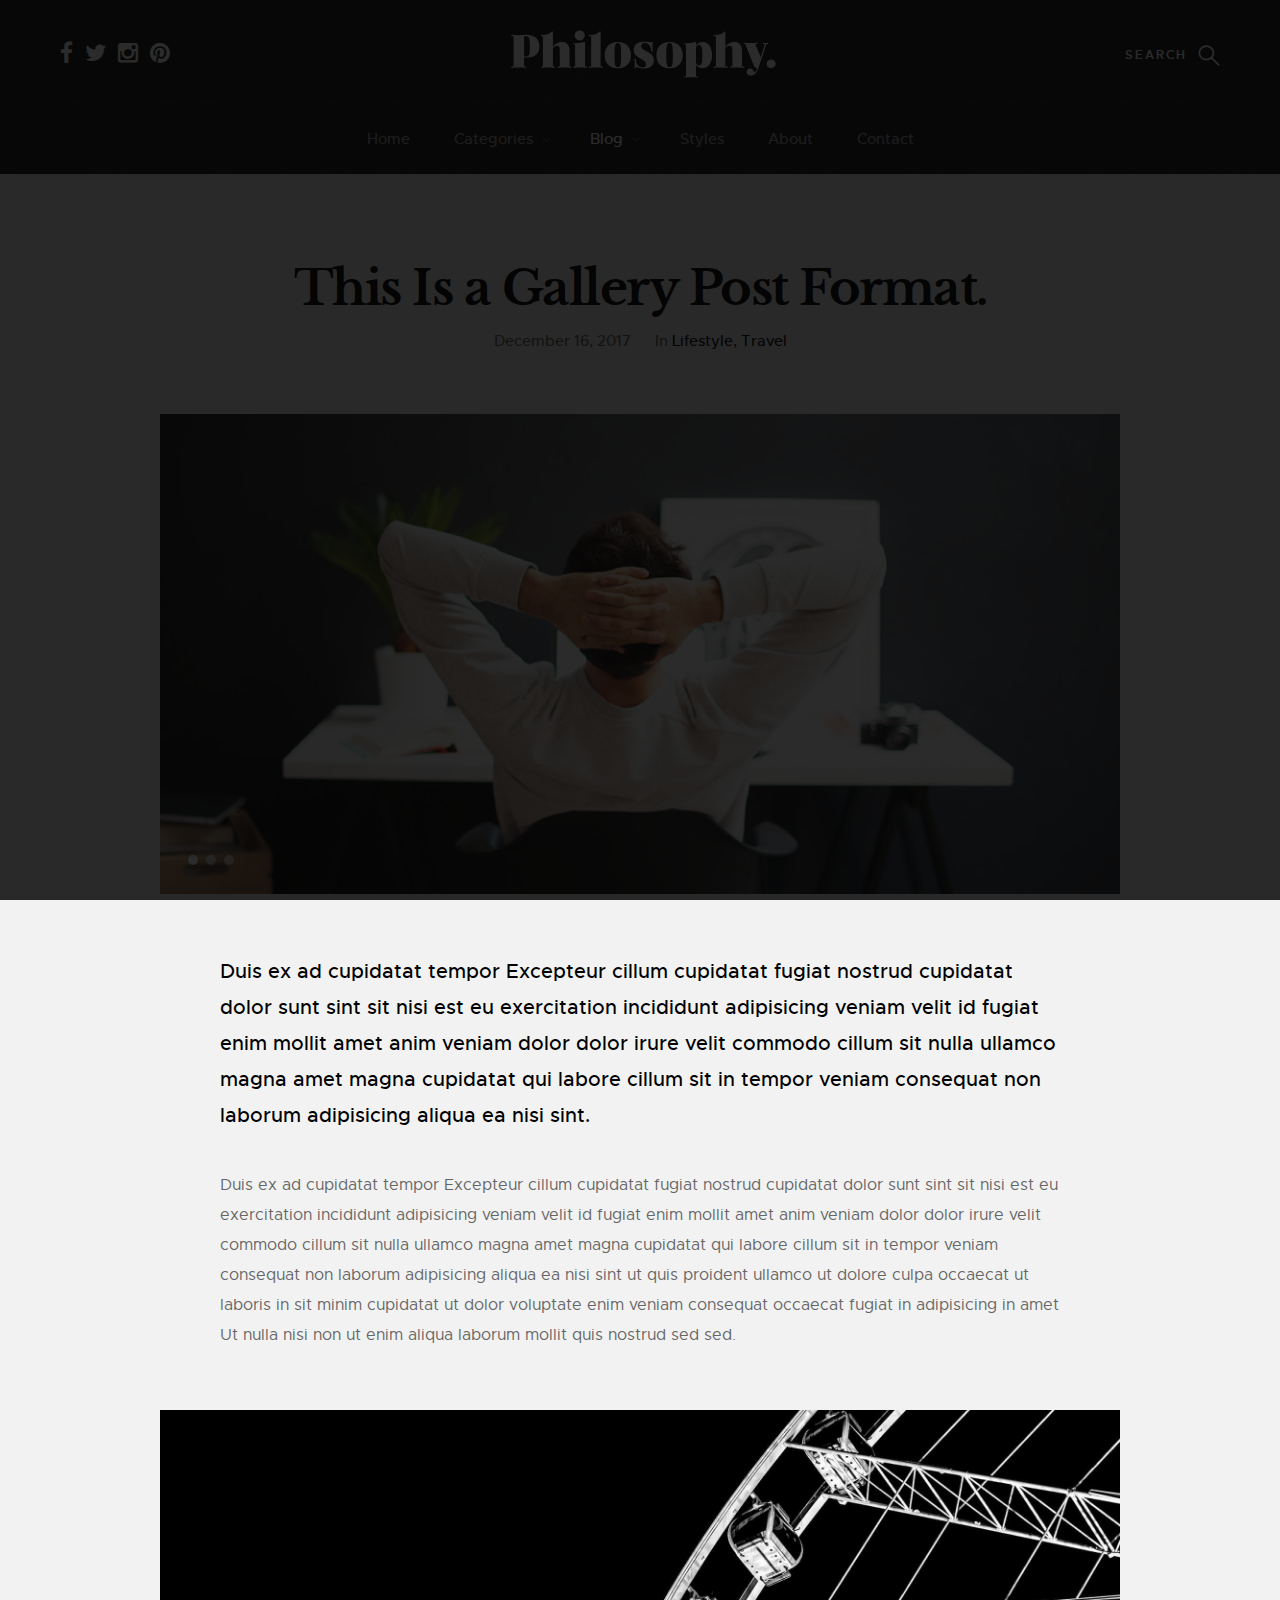
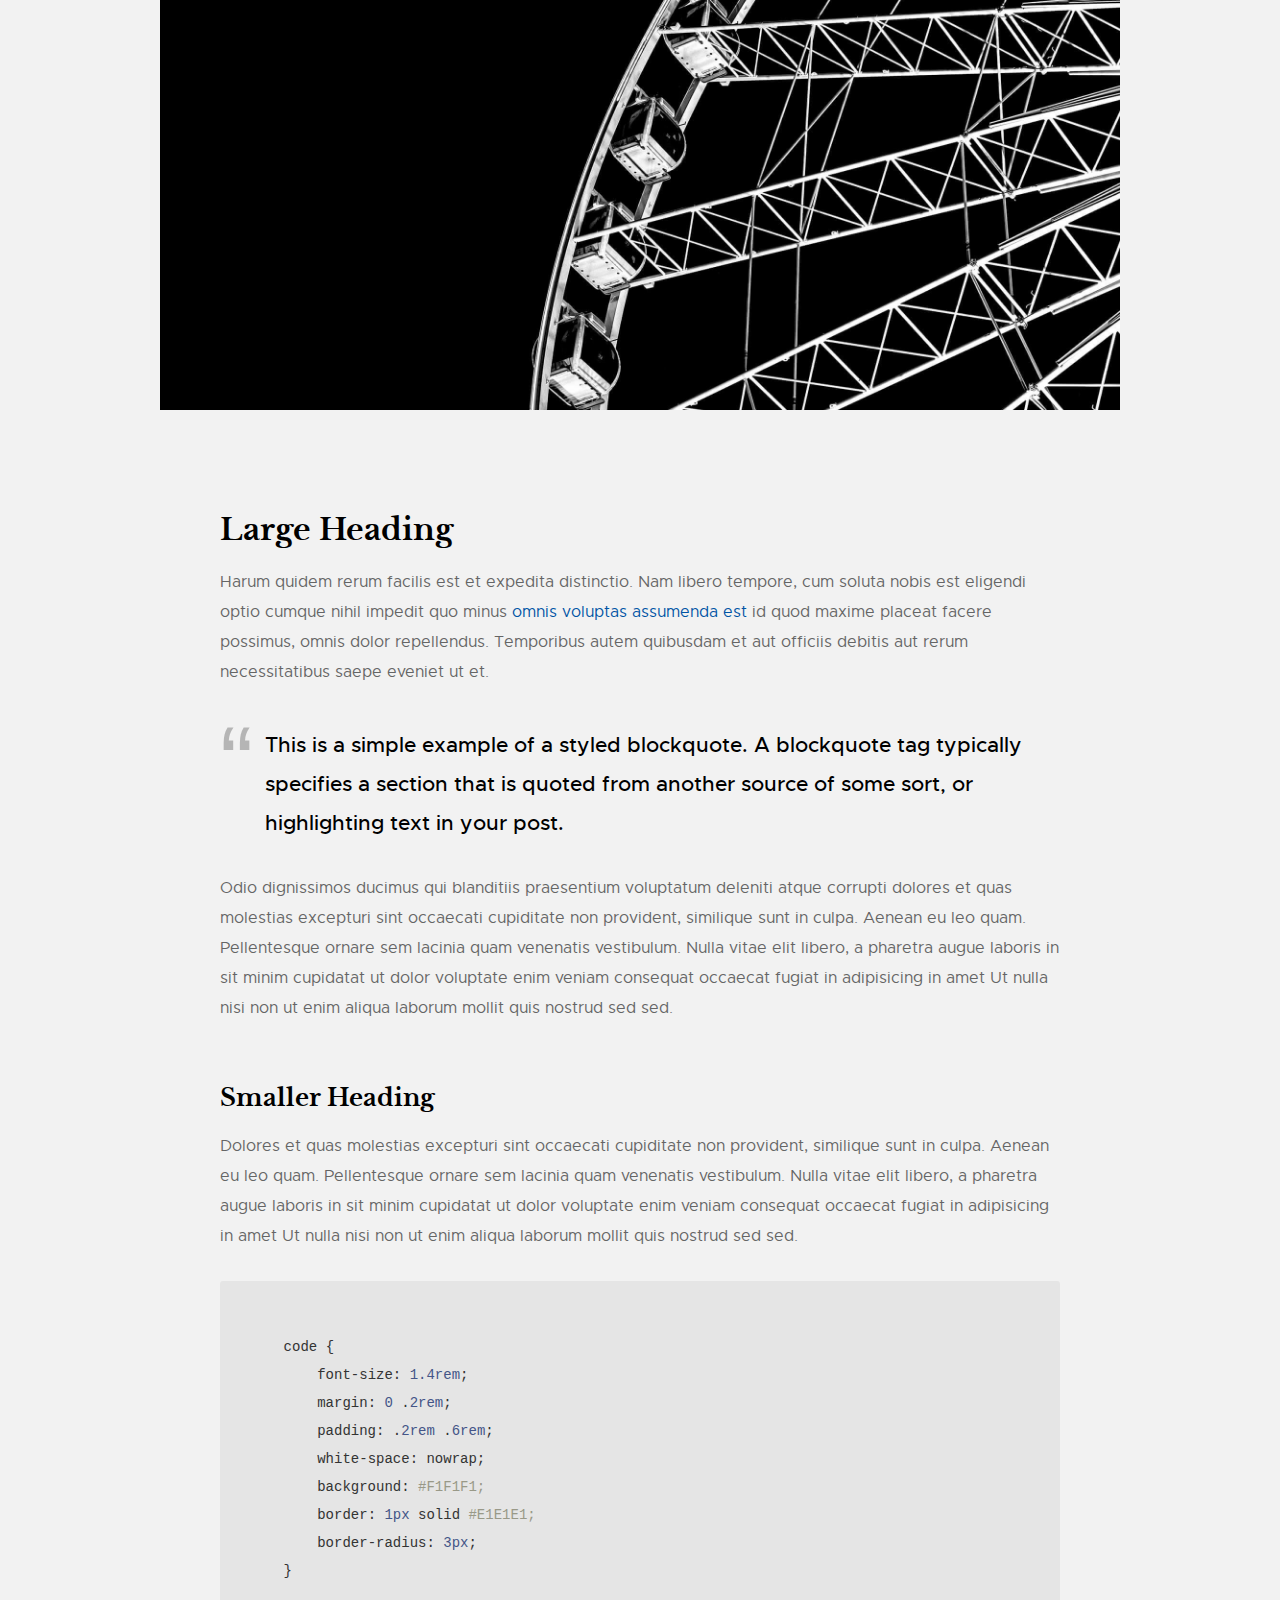
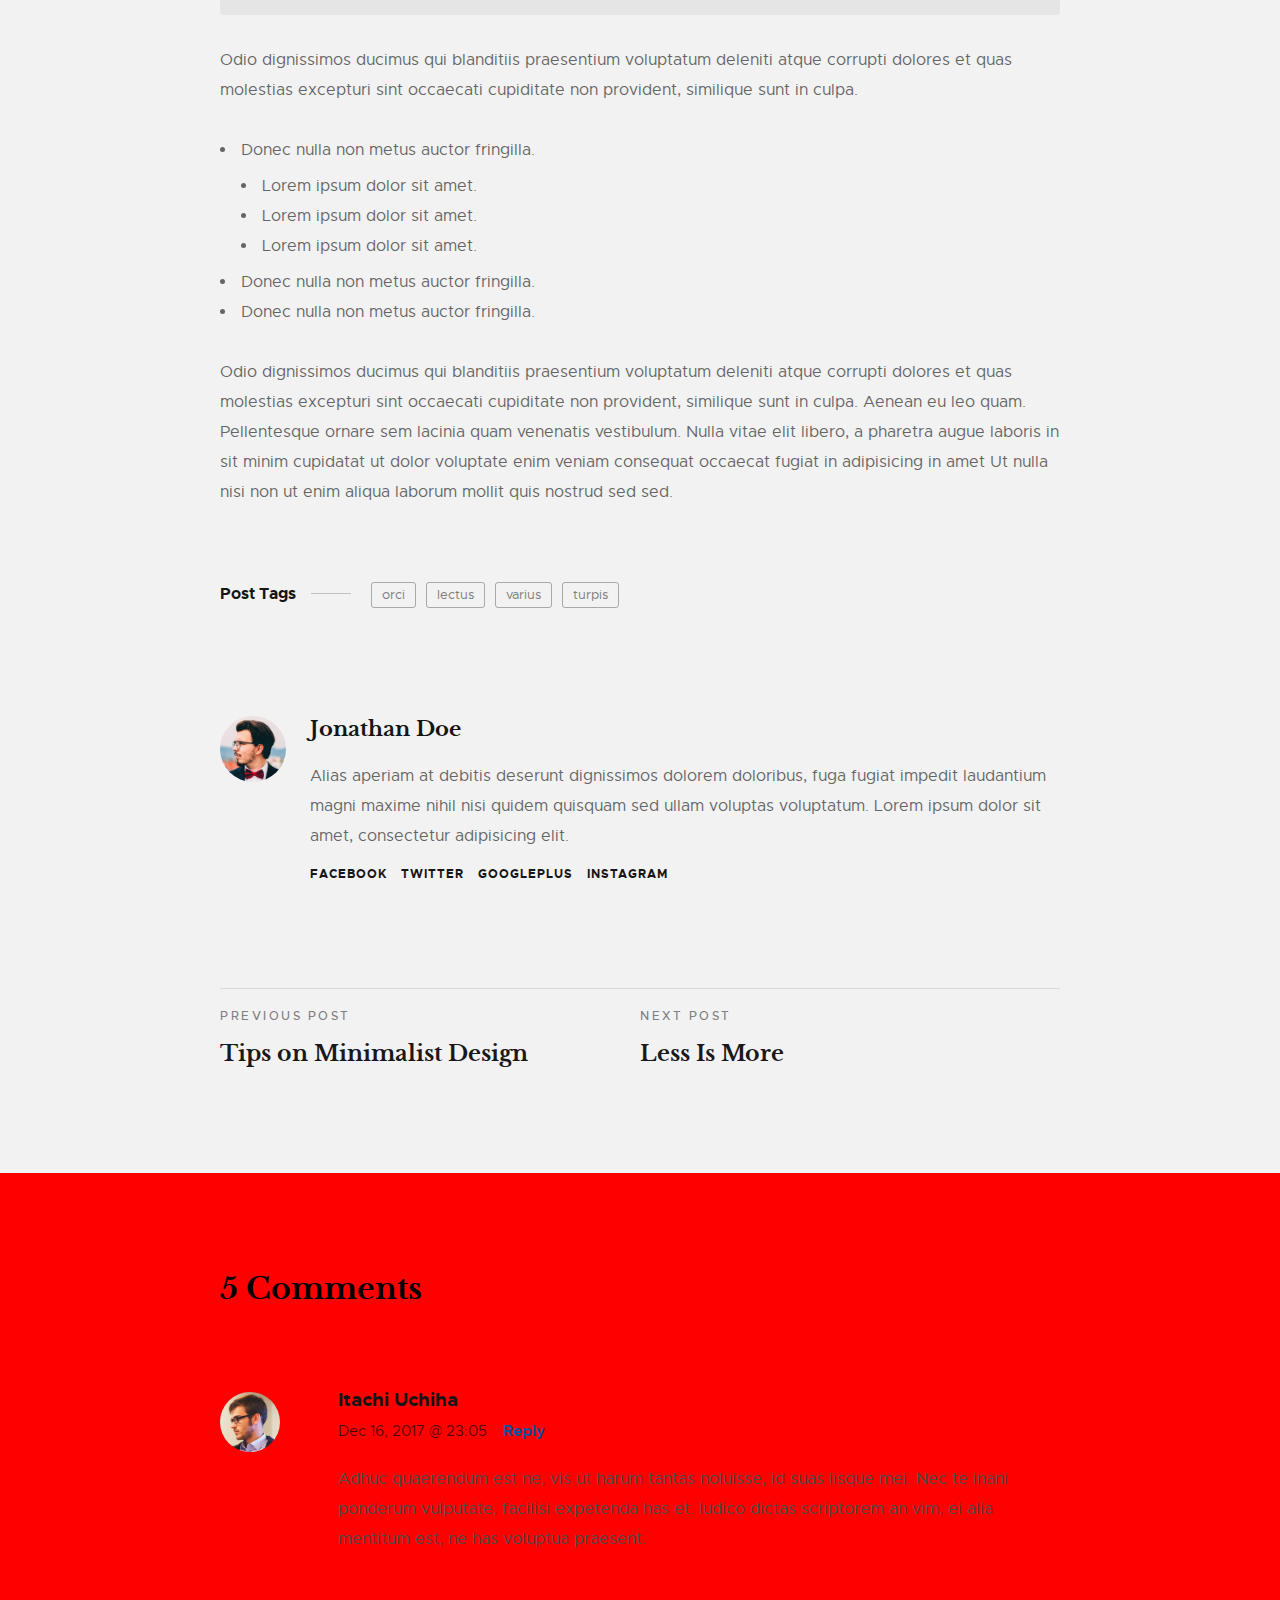
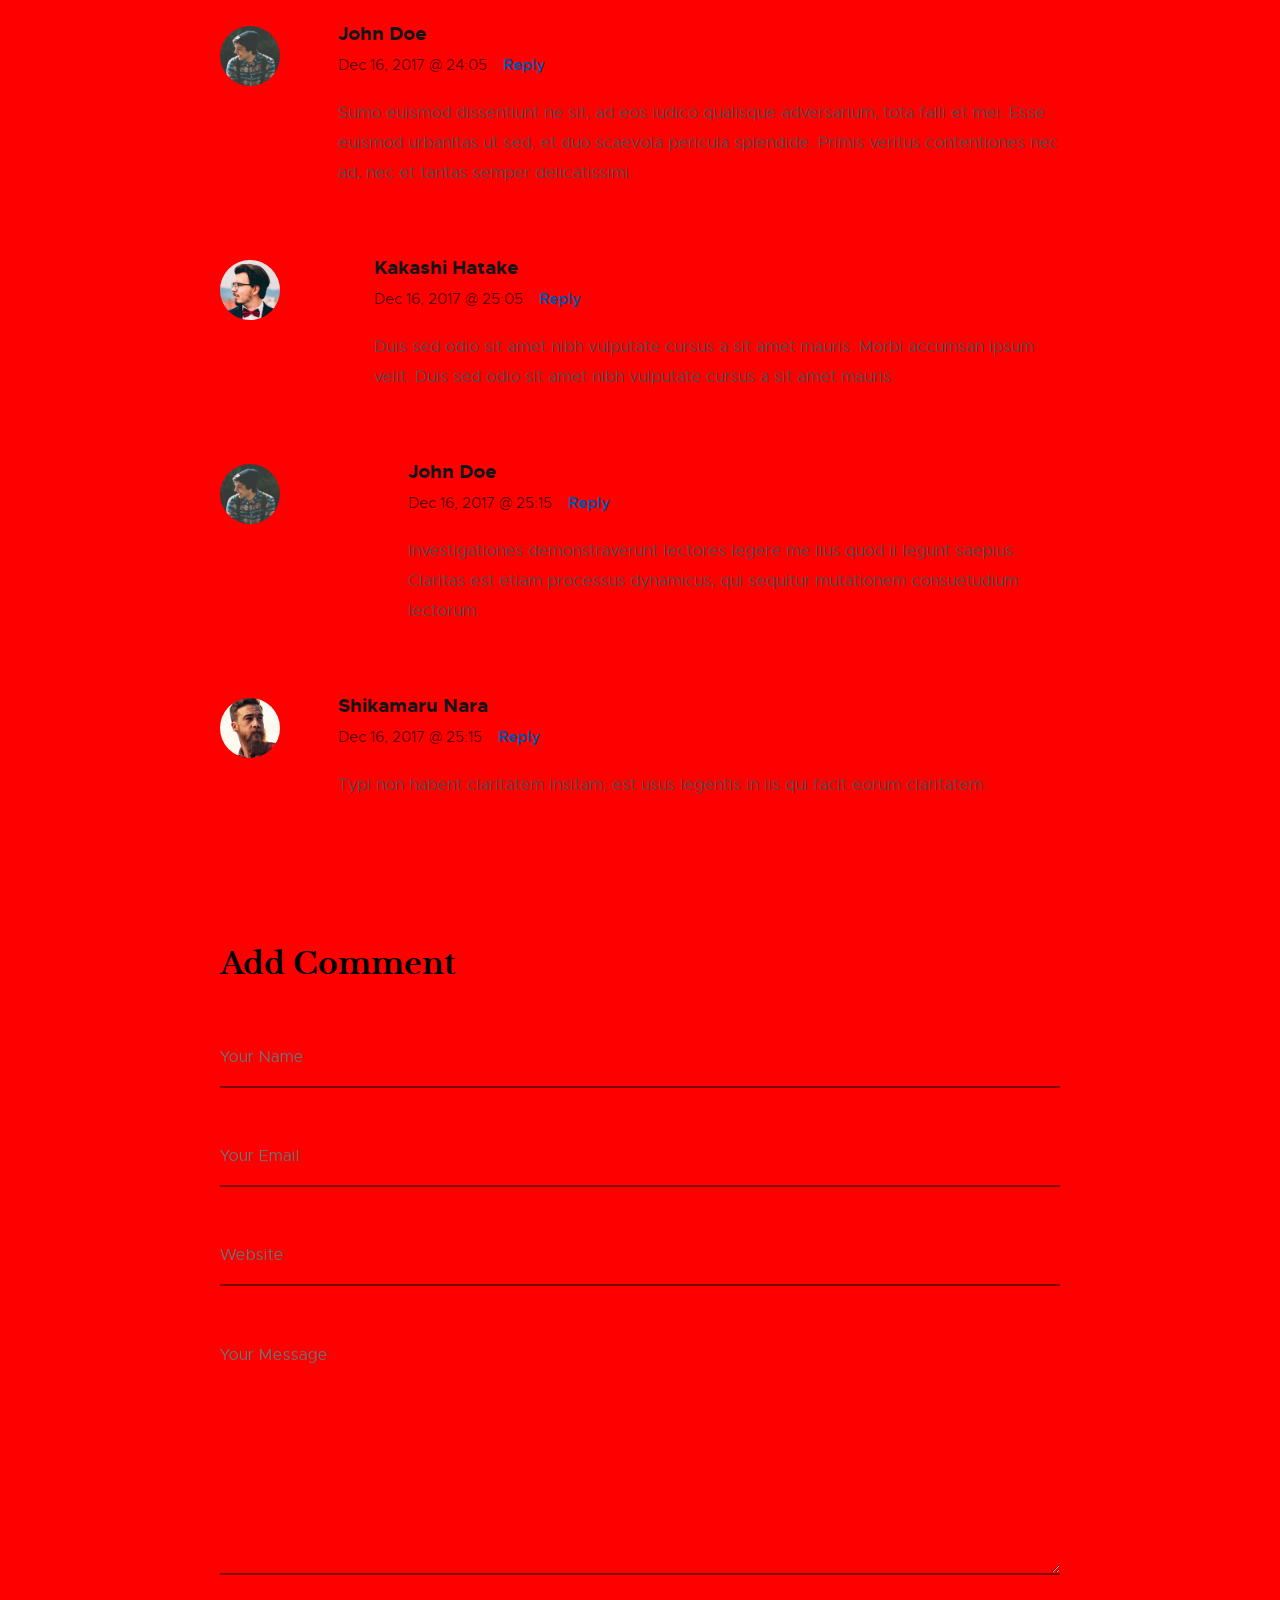
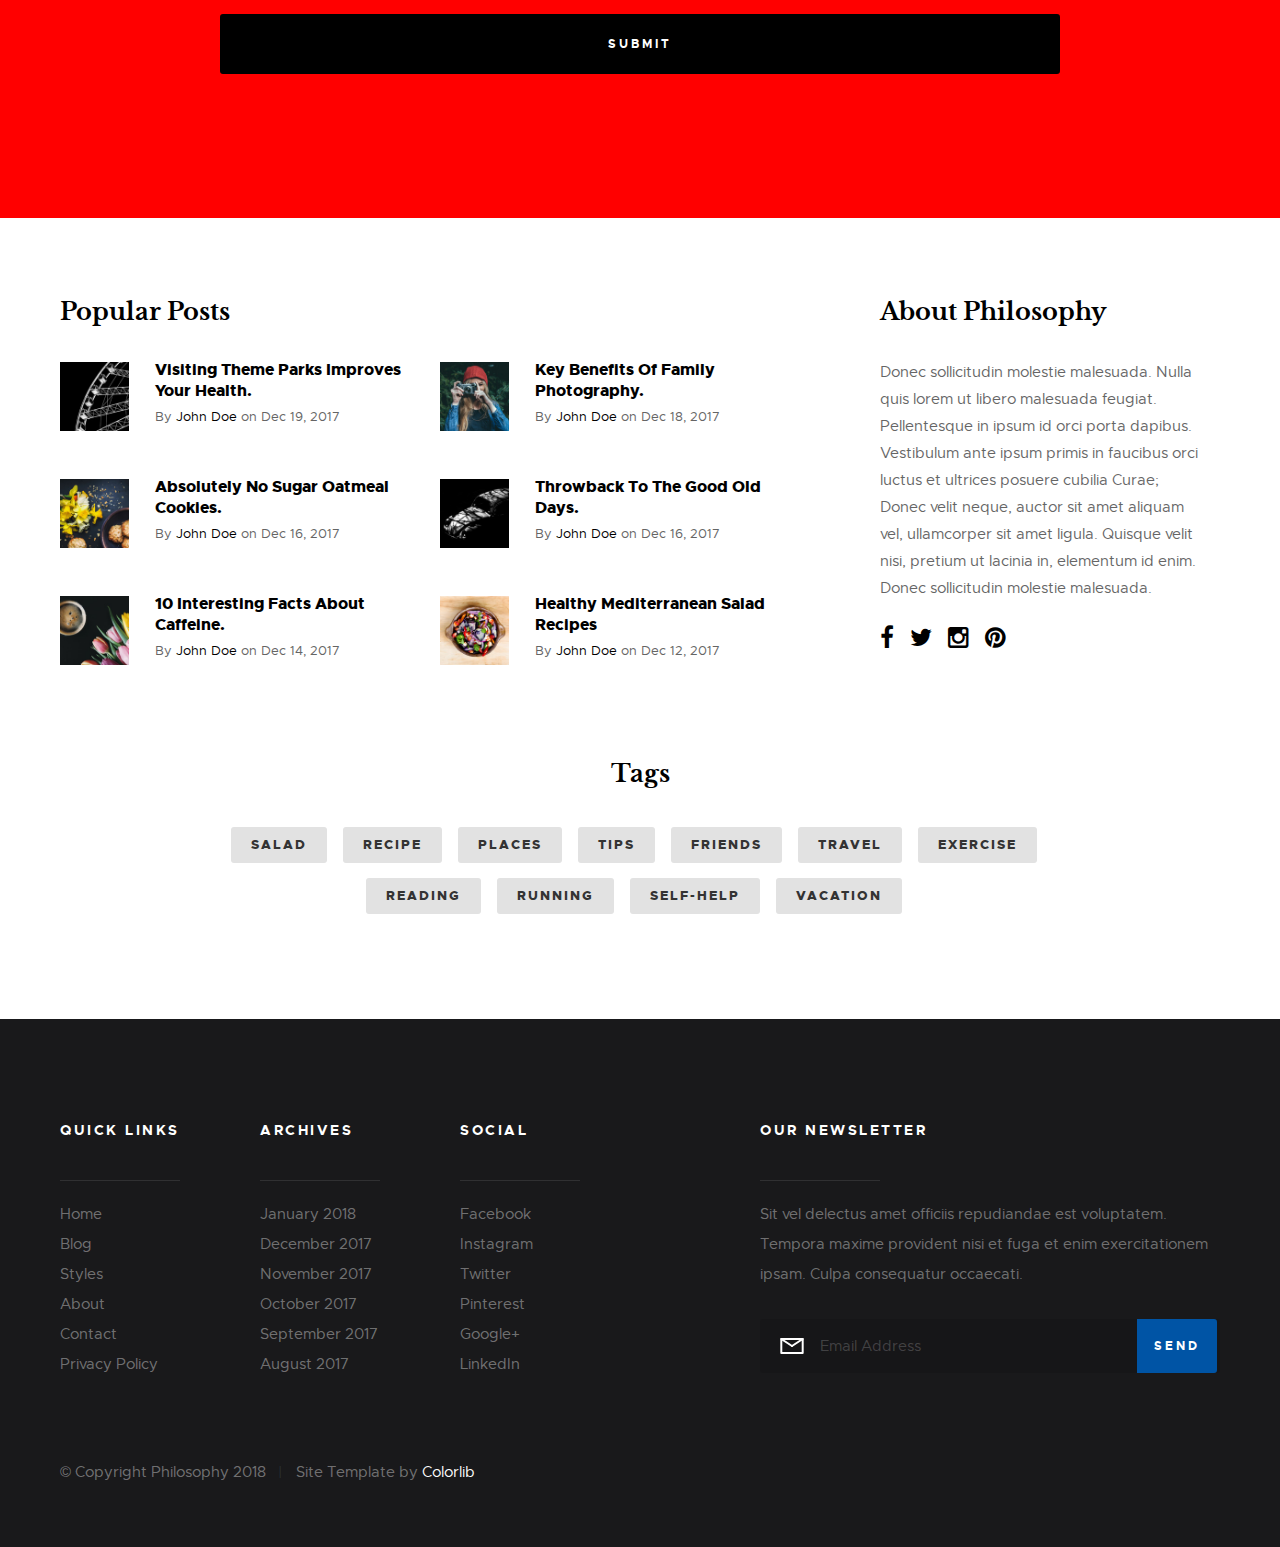
<file: single-gallery.html>
<!DOCTYPE html>
<html class="no-js" lang="en">
<head>

    <!--- basic page needs
    ================================================== -->
    <meta charset="utf-8">
    <title>Gallery Post Format - Philosophy</title>
    <meta name="description" content="">
    <meta name="author" content="">

    <!-- mobile specific metas
    ================================================== -->
    <meta name="viewport" content="width=device-width, initial-scale=1, maximum-scale=1">

    <!-- CSS
    ================================================== -->
    <link rel="stylesheet" href="css/base.css">
    <link rel="stylesheet" href="css/vendor.css">
    <link rel="stylesheet" href="css/main.css">

    <!-- script
    ================================================== -->
    <script src="js/modernizr.js"></script>
    <script src="js/pace.min.js"></script>

    <!-- favicons
    ================================================== -->
    <link rel="shortcut icon" href="favicon.ico" type="image/x-icon">
    <link rel="icon" href="favicon.ico" type="image/x-icon">

</head>

<body id="top">

    <!-- pageheader
    ================================================== -->
    <div class="s-pageheader">

        <header class="header">
            <div class="header__content row">

                <div class="header__logo">
                    <a class="logo" href="index.html">
                        <img src="images/logo.svg" alt="Homepage">
                    </a>
                </div> <!-- end header__logo -->

                <ul class="header__social">
                    <li>
                        <a href="#0"><i class="fa fa-facebook" aria-hidden="true"></i></a>
                    </li>
                    <li>
                        <a href="#0"><i class="fa fa-twitter" aria-hidden="true"></i></a>
                    </li>
                    <li>
                        <a href="#0"><i class="fa fa-instagram" aria-hidden="true"></i></a>
                    </li>
                    <li>
                        <a href="#0"><i class="fa fa-pinterest" aria-hidden="true"></i></a>
                    </li>
                </ul> <!-- end header__social -->

                <a class="header__search-trigger" href="#0"></a>

                <div class="header__search">

                    <form role="search" method="get" class="header__search-form" action="#">
                        <label>
                            <span class="hide-content">Search for:</span>
                            <input type="search" class="search-field" placeholder="Type Keywords" value="" name="s" title="Search for:" autocomplete="off">
                        </label>
                        <input type="submit" class="search-submit" value="Search">
                    </form>
        
                    <a href="#0" title="Close Search" class="header__overlay-close">Close</a>

                </div>  <!-- end header__search -->


                <a class="header__toggle-menu" href="#0" title="Menu"><span>Menu</span></a>

                <nav class="header__nav-wrap">

                    <h2 class="header__nav-heading h6">Site Navigation</h2>

                    <ul class="header__nav">
                        <li><a href="index.html" title="">Home</a></li>
                        <li class="has-children">
                            <a href="#0" title="">Categories</a>
                            <ul class="sub-menu">
                            <li><a href="category.html">Lifestyle</a></li>
                            <li><a href="category.html">Health</a></li>
                            <li><a href="category.html">Family</a></li>
                            <li><a href="category.html">Management</a></li>
                            <li><a href="category.html">Travel</a></li>
                            <li><a href="category.html">Work</a></li>
                            </ul>
                        </li>
                        <li class="has-children current">
                            <a href="#0" title="">Blog</a>
                            <ul class="sub-menu">
                            <li><a href="single-video.html">Video Post</a></li>
                            <li><a href="single-audio.html">Audio Post</a></li>
                            <li><a href="single-gallery.html">Gallery Post</a></li>
                            <li><a href="single-standard.html">Standard Post</a></li>
                            </ul>
                        </li>
                        <li><a href="style-guide.html" title="">Styles</a></li>
                        <li><a href="about.html" title="">About</a></li>
                        <li><a href="contact.html" title="">Contact</a></li>
                    </ul> <!-- end header__nav -->

                    <a href="#0" title="Close Menu" class="header__overlay-close close-mobile-menu">Close</a>

                </nav> <!-- end header__nav-wrap -->

            </div> <!-- header-content -->
        </header> <!-- header -->

    </div> <!-- end s-pageheader -->


    <!-- s-content
    ================================================== -->
    <section class="s-content s-content--narrow s-content--no-padding-bottom">

        <article class="row format-gallery">

            <div class="s-content__header col-full">
                <h1 class="s-content__header-title">
                    This Is a Gallery Post Format.
                </h1>
                <ul class="s-content__header-meta">
                    <li class="date">December 16, 2017</li>
                    <li class="cat">
                        In
                        <a href="#0">Lifestyle</a>
                        <a href="#0">Travel</a>
                    </li>
                </ul>
            </div> <!-- end s-content__header -->
    
            <div class="s-content__media col-full">
                <div class="s-content__slider slider">
                    <div class="slider__slides">
                        <div class="slider__slide">
                            <img src="images/thumbs/single/gallery/single-gallery-01-1000.jpg" 
                                 srcset="images/thumbs/single/gallery/single-gallery-01-2000.jpg 2000w, 
                                         images/thumbs/single/gallery/single-gallery-01-1000.jpg 1000w, 
                                         images/thumbs/single/gallery/single-gallery-01-500.jpg 500w" 
                                 sizes="(max-width: 2000px) 100vw, 2000px" alt="" >
                        </div>
                        <div class="slider__slide">
                            <img src="images/thumbs/single/gallery/single-gallery-02-1000.jpg" 
                                 srcset="images/thumbs/single/gallery/single-gallery-02-2000.jpg 2000w, 
                                         images/thumbs/single/gallery/single-gallery-02-1000.jpg 1000w, 
                                         images/thumbs/single/gallery/single-gallery-02-500.jpg 500w" 
                                 sizes="(max-width: 2000px) 100vw, 2000px" alt="" >
                        </div>
                        <div class="slider__slide">
                            <img src="images/thumbs/single/gallery/single-gallery-03-1000.jpg" 
                                 srcset="images/thumbs/single/gallery/single-gallery-03-2000.jpg 2000w, 
                                        images/thumbs/single/gallery/single-gallery-03-1000.jpg 1000w, 
                                        images/thumbs/single/gallery/single-gallery-03-500.jpg 500w" 
                                 sizes="(max-width: 2000px) 100vw, 2000px" alt="" >
                        </div>
                    </div>
                </div>
            </div> <!-- end s-content__media -->

            <div class="col-full s-content__main">

                <p class="lead">Duis ex ad cupidatat tempor Excepteur cillum cupidatat fugiat nostrud cupidatat dolor sunt sint sit nisi est eu exercitation incididunt adipisicing veniam velit id fugiat enim mollit amet anim veniam dolor dolor irure velit commodo cillum sit nulla ullamco magna amet magna cupidatat qui labore cillum sit in tempor veniam consequat non laborum adipisicing aliqua ea nisi sint.</p>
                
                <p>Duis ex ad cupidatat tempor Excepteur cillum cupidatat fugiat nostrud cupidatat dolor sunt sint sit nisi est eu exercitation incididunt adipisicing veniam velit id fugiat enim mollit amet anim veniam dolor dolor irure velit commodo cillum sit nulla ullamco magna amet magna cupidatat qui labore cillum sit in tempor veniam consequat non laborum adipisicing aliqua ea nisi sint ut quis proident ullamco ut dolore culpa occaecat ut laboris in sit minim cupidatat ut dolor voluptate enim veniam consequat occaecat fugiat in adipisicing in amet Ut nulla nisi non ut enim aliqua laborum mollit quis nostrud sed sed.
                </p>

                <p>
                <img src="images/wheel-1000.jpg" 
                     srcset="images/wheel-2000.jpg 2000w, images/wheel-1000.jpg 1000w, images/wheel-500.jpg 500w" 
                     sizes="(max-width: 2000px) 100vw, 2000px" alt="">
                </p>

                <h2>Large Heading</h2>

                <p>Harum quidem rerum facilis est et expedita distinctio. Nam libero tempore, cum soluta nobis est eligendi optio cumque nihil impedit quo minus <a href="http://#">omnis voluptas assumenda est</a> id quod maxime placeat facere possimus, omnis dolor repellendus. Temporibus autem quibusdam et aut officiis debitis aut rerum necessitatibus saepe eveniet ut et.</p>

                <blockquote><p>This is a simple example of a styled blockquote. A blockquote tag typically specifies a section that is quoted from another source of some sort, or highlighting text in your post.</p></blockquote>

                <p>Odio dignissimos ducimus qui blanditiis praesentium voluptatum deleniti atque corrupti dolores et quas molestias excepturi sint occaecati cupiditate non provident, similique sunt in culpa. Aenean eu leo quam. Pellentesque ornare sem lacinia quam venenatis vestibulum. Nulla vitae elit libero, a pharetra augue laboris in sit minim cupidatat ut dolor voluptate enim veniam consequat occaecat fugiat in adipisicing in amet Ut nulla nisi non ut enim aliqua laborum mollit quis nostrud sed sed.</p>

                <h3>Smaller Heading</h3>

                <p>Dolores et quas molestias excepturi sint occaecati cupiditate non provident, similique sunt in culpa. Aenean eu leo quam. Pellentesque ornare sem lacinia quam venenatis vestibulum. Nulla vitae elit libero, a pharetra augue laboris in sit minim cupidatat ut dolor voluptate enim veniam consequat occaecat fugiat in adipisicing in amet Ut nulla nisi non ut enim aliqua laborum mollit quis nostrud sed sed.

<pre><code>
    code {
        font-size: 1.4rem;
        margin: 0 .2rem;
        padding: .2rem .6rem;
        white-space: nowrap;
        background: #F1F1F1;
        border: 1px solid #E1E1E1;
        border-radius: 3px;
    }
</code></pre>

                <p>Odio dignissimos ducimus qui blanditiis praesentium voluptatum deleniti atque corrupti dolores et quas molestias excepturi sint occaecati cupiditate non provident, similique sunt in culpa.</p>

                <ul>
                    <li>Donec nulla non metus auctor fringilla.
                        <ul>
                            <li>Lorem ipsum dolor sit amet.</li>
                            <li>Lorem ipsum dolor sit amet.</li>
                            <li>Lorem ipsum dolor sit amet.</li>
                        </ul>
                    </li>
                    <li>Donec nulla non metus auctor fringilla.</li>
                    <li>Donec nulla non metus auctor fringilla.</li>
                </ul>

                <p>Odio dignissimos ducimus qui blanditiis praesentium voluptatum deleniti atque corrupti dolores et quas molestias excepturi sint occaecati cupiditate non provident, similique sunt in culpa. Aenean eu leo quam. Pellentesque ornare sem lacinia quam venenatis vestibulum. Nulla vitae elit libero, a pharetra augue laboris in sit minim cupidatat ut dolor voluptate enim veniam consequat occaecat fugiat in adipisicing in amet Ut nulla nisi non ut enim aliqua laborum mollit quis nostrud sed sed.</p>

                <p class="s-content__tags">
                    <span>Post Tags</span>

                    <span class="s-content__tag-list">
                        <a href="#0">orci</a>
                        <a href="#0">lectus</a>
                        <a href="#0">varius</a>
                        <a href="#0">turpis</a>
                    </span>
                </p> <!-- end s-content__tags -->

                <div class="s-content__author">
                    <img src="images/avatars/user-03.jpg" alt="">

                    <div class="s-content__author-about">
                        <h4 class="s-content__author-name">
                            <a href="#0">Jonathan Doe</a>
                        </h4>
                    
                        <p>Alias aperiam at debitis deserunt dignissimos dolorem doloribus, fuga fugiat impedit laudantium magni maxime nihil nisi quidem quisquam sed ullam voluptas voluptatum. Lorem ipsum dolor sit amet, consectetur adipisicing elit.
                        </p>

                        <ul class="s-content__author-social">
                           <li><a href="#0">Facebook</a></li>
                           <li><a href="#0">Twitter</a></li>
                           <li><a href="#0">GooglePlus</a></li>
                           <li><a href="#0">Instagram</a></li>
                        </ul>
                    </div>
                </div>

                <div class="s-content__pagenav">
                    <div class="s-content__nav">
                        <div class="s-content__prev">
                            <a href="#0" rel="prev">
                                <span>Previous Post</span>
                                Tips on Minimalist Design 
                            </a>
                        </div>
                        <div class="s-content__next">
                            <a href="#0" rel="next">
                                <span>Next Post</span>
                                Less Is More 
                            </a>
                        </div>
                    </div>
                </div> <!-- end s-content__pagenav -->

            </div> <!-- end s-content__main -->

        </article>


        <!-- comments
        ================================================== -->
        <div class="comments-wrap">

            <div id="comments" class="row">
                <div class="col-full">

                    <h3 class="h2">5 Comments</h3>

                    <!-- commentlist -->
                    <ol class="commentlist">

                        <li class="depth-1 comment">

                            <div class="comment__avatar">
                                <img width="50" height="50" class="avatar" src="images/avatars/user-01.jpg" alt="">
                            </div>

                            <div class="comment__content">

                                <div class="comment__info">
                                    <cite>Itachi Uchiha</cite>

                                    <div class="comment__meta">
                                        <time class="comment__time">Dec 16, 2017 @ 23:05</time>
                                        <a class="reply" href="#0">Reply</a>
                                    </div>
                                </div>

                                <div class="comment__text">
                                <p>Adhuc quaerendum est ne, vis ut harum tantas noluisse, id suas iisque mei. Nec te inani ponderum vulputate,
                                facilisi expetenda has et. Iudico dictas scriptorem an vim, ei alia mentitum est, ne has voluptua praesent.</p>
                                </div>

                            </div>

                        </li> <!-- end comment level 1 -->

                        <li class="thread-alt depth-1 comment">

                            <div class="comment__avatar">
                                <img width="50" height="50" class="avatar" src="images/avatars/user-04.jpg" alt="">
                            </div>

                            <div class="comment__content">

                                <div class="comment__info">
                                <cite>John Doe</cite>

                                <div class="comment__meta">
                                    <time class="comment__time">Dec 16, 2017 @ 24:05</time>
                                    <a class="reply" href="#0">Reply</a>
                                </div>
                                </div>

                                <div class="comment__text">
                                <p>Sumo euismod dissentiunt ne sit, ad eos iudico qualisque adversarium, tota falli et mei. Esse euismod
                                urbanitas ut sed, et duo scaevola pericula splendide. Primis veritus contentiones nec ad, nec et
                                tantas semper delicatissimi.</p>
                                </div>

                            </div>

                            <ul class="children">

                                <li class="depth-2 comment">

                                    <div class="comment__avatar">
                                        <img width="50" height="50" class="avatar" src="images/avatars/user-03.jpg" alt="">
                                    </div>

                                    <div class="comment__content">

                                        <div class="comment__info">
                                            <cite>Kakashi Hatake</cite>

                                            <div class="comment__meta">
                                                <time class="comment__time">Dec 16, 2017 @ 25:05</time>
                                                <a class="reply" href="#0">Reply</a>
                                            </div>
                                        </div>

                                        <div class="comment__text">
                                            <p>Duis sed odio sit amet nibh vulputate
                                            cursus a sit amet mauris. Morbi accumsan ipsum velit. Duis sed odio sit amet nibh vulputate
                                            cursus a sit amet mauris</p>
                                        </div>

                                    </div>

                                    <ul class="children">

                                        <li class="depth-3 comment">

                                            <div class="comment__avatar">
                                                <img width="50" height="50" class="avatar" src="images/avatars/user-04.jpg" alt="">
                                            </div>

                                            <div class="comment__content">

                                                <div class="comment__info">
                                                <cite>John Doe</cite>

                                                <div class="comment__meta">
                                                    <time class="comment__time">Dec 16, 2017 @ 25:15</time>
                                                    <a class="reply" href="#0">Reply</a>
                                                </div>
                                                </div>

                                                <div class="comment__text">
                                                <p>Investigationes demonstraverunt lectores legere me lius quod ii legunt saepius. Claritas est
                                                etiam processus dynamicus, qui sequitur mutationem consuetudium lectorum.</p>
                                                </div>

                                            </div>

                                        </li>

                                    </ul>

                                </li>

                            </ul>

                        </li> <!-- end comment level 1 -->

                        <li class="depth-1 comment">

                            <div class="comment__avatar">
                                <img width="50" height="50" class="avatar" src="images/avatars/user-02.jpg" alt="">
                            </div>

                            <div class="comment__content">

                                <div class="comment__info">
                                <cite>Shikamaru Nara</cite>

                                <div class="comment__meta">
                                    <time class="comment-time">Dec 16, 2017 @ 25:15</time>
                                    <a class="reply" href="#">Reply</a>
                                </div>
                                </div>

                                <div class="comment__text">
                                <p>Typi non habent claritatem insitam; est usus legentis in iis qui facit eorum claritatem.</p>
                                </div>

                            </div>

                        </li>  <!-- end comment level 1 -->

                    </ol> <!-- end commentlist -->


                    <!-- respond
                    ================================================== -->
                    <div class="respond">

                        <h3 class="h2">Add Comment</h3>

                        <form name="contactForm" id="contactForm" method="post" action="">
                            <fieldset>

                                <div class="form-field">
                                        <input name="cName" type="text" id="cName" class="full-width" placeholder="Your Name" value="">
                                </div>

                                <div class="form-field">
                                        <input name="cEmail" type="text" id="cEmail" class="full-width" placeholder="Your Email" value="">
                                </div>

                                <div class="form-field">
                                        <input name="cWebsite" type="text" id="cWebsite" class="full-width" placeholder="Website" value="">
                                </div>

                                <div class="message form-field">
                                    <textarea name="cMessage" id="cMessage" class="full-width" placeholder="Your Message"></textarea>
                                </div>

                                <button type="submit" class="submit btn--primary btn--large full-width">Submit</button>

                            </fieldset>
                        </form> <!-- end form -->

                    </div> <!-- end respond -->

                </div> <!-- end col-full -->

            </div> <!-- end row comments -->
        </div> <!-- end comments-wrap -->

    </section> <!-- s-content -->


    <!-- s-extra
    ================================================== -->
    <section class="s-extra">

        <div class="row top">

            <div class="col-eight md-six tab-full popular">
                <h3>Popular Posts</h3>

                <div class="block-1-2 block-m-full popular__posts">
                    <article class="col-block popular__post">
                        <a href="#0" class="popular__thumb">
                            <img src="images/thumbs/small/wheel-150.jpg" alt="">
                        </a>
                        <h5><a href="#0">Visiting Theme Parks Improves Your Health.</a></h5>
                        <section class="popular__meta">
                                <span class="popular__author"><span>By</span> <a href="#0"> John Doe</a></span>
                            <span class="popular__date"><span>on</span> <time datetime="2017-12-19">Dec 19, 2017</time></span>
                        </section>
                    </article>
                    <article class="col-block popular__post">
                        <a href="#0" class="popular__thumb">
                            <img src="images/thumbs/small/shutterbug-150.jpg" alt="">
                        </a>
                        <h5><a href="#0">Key Benefits Of Family Photography.</a></h5>
                        <section class="popular__meta">
                            <span class="popular__author"><span>By</span> <a href="#0"> John Doe</a></span>
                            <span class="popular__date"><span>on</span> <time datetime="2017-12-18">Dec 18, 2017</time></span>
                        </section>
                    </article>
                    <article class="col-block popular__post">
                        <a href="#0" class="popular__thumb">
                            <img src="images/thumbs/small/cookies-150.jpg" alt="">
                        </a>
                        <h5><a href="#0">Absolutely No Sugar Oatmeal Cookies.</a></h5>
                        <section class="popular__meta">
                                <span class="popular__author"><span>By</span> <a href="#0"> John Doe</a></span>
                            <span class="popular__date"><span>on</span> <time datetime="2017-12-16">Dec 16, 2017</time></span>
                        </section>
                    </article>
                    <article class="col-block popular__post">
                        <a href="#0" class="popular__thumb">
                            <img src="images/thumbs/small/beetle-150.jpg" alt="">
                        </a>
                        <h5><a href="#0">Throwback To The Good Old Days.</a></h5>
                        <section class="popular__meta">
                            <span class="popular__author"><span>By</span> <a href="#0"> John Doe</a></span>
                            <span class="popular__date"><span>on</span> <time datetime="2017-12-16">Dec 16, 2017</time></span>
                        </section>
                    </article>
                    <article class="col-block popular__post">
                        <a href="#0" class="popular__thumb">
                            <img src="images/thumbs/small/tulips-150.jpg" alt="">
                        </a>
                        <h5><a href="#0">10 Interesting Facts About Caffeine.</a></h5>
                        <section class="popular__meta">
                            <span class="popular__author"><span>By</span> <a href="#0"> John Doe</a></span>
                            <span class="popular__date"><span>on</span> <time datetime="2017-12-14">Dec 14, 2017</time></span>
                        </section>
                    </article>
                    <article class="col-block popular__post">
                        <a href="#0" class="popular__thumb">
                            <img src="images/thumbs/small/salad-150.jpg" alt="">
                        </a>
                        <h5><a href="#0">Healthy Mediterranean Salad Recipes</a></h5>
                        <section class="popular__meta">
                            <span class="popular__author"><span>By</span> <a href="#0"> John Doe</a></span>
                            <span class="popular__date"><span>on</span> <time datetime="2017-12-12">Dec 12, 2017</time></span>
                        </section>
                    </article>
                </div> <!-- end popular_posts -->
            </div> <!-- end popular -->
            
            <div class="col-four md-six tab-full about">
                <h3>About Philosophy</h3>

                <p>
                Donec sollicitudin molestie malesuada. Nulla quis lorem ut libero malesuada feugiat. Pellentesque in ipsum id orci porta dapibus. Vestibulum ante ipsum primis in faucibus orci luctus et ultrices posuere cubilia Curae; Donec velit neque, auctor sit amet aliquam vel, ullamcorper sit amet ligula. Quisque velit nisi, pretium ut lacinia in, elementum id enim. Donec sollicitudin molestie malesuada.
                </p>

                <ul class="about__social">
                    <li>
                        <a href="#0"><i class="fa fa-facebook" aria-hidden="true"></i></a>
                    </li>
                    <li>
                        <a href="#0"><i class="fa fa-twitter" aria-hidden="true"></i></a>
                    </li>
                    <li>
                        <a href="#0"><i class="fa fa-instagram" aria-hidden="true"></i></a>
                    </li>
                    <li>
                        <a href="#0"><i class="fa fa-pinterest" aria-hidden="true"></i></a>
                    </li>
                </ul> <!-- end header__social -->
            </div> <!-- end about -->

        </div> <!-- end row -->

        <div class="row bottom tags-wrap">
            <div class="col-full tags">
                <h3>Tags</h3>

                <div class="tagcloud">
                    <a href="#0">Salad</a>
                    <a href="#0">Recipe</a>
                    <a href="#0">Places</a>
                    <a href="#0">Tips</a>
                    <a href="#0">Friends</a>
                    <a href="#0">Travel</a>
                    <a href="#0">Exercise</a>
                    <a href="#0">Reading</a>
                    <a href="#0">Running</a>
                    <a href="#0">Self-Help</a>
                    <a href="#0">Vacation</a>
                </div> <!-- end tagcloud -->
            </div> <!-- end tags -->
        </div> <!-- end tags-wrap -->

    </section> <!-- end s-extra -->


    <!-- s-footer
    ================================================== -->
    <footer class="s-footer">

        <div class="s-footer__main">
            <div class="row">
                
                <div class="col-two md-four mob-full s-footer__sitelinks">
                        
                    <h4>Quick Links</h4>

                    <ul class="s-footer__linklist">
                        <li><a href="#0">Home</a></li>
                        <li><a href="#0">Blog</a></li>
                        <li><a href="#0">Styles</a></li>
                        <li><a href="#0">About</a></li>
                        <li><a href="#0">Contact</a></li>
                        <li><a href="#0">Privacy Policy</a></li>
                    </ul>

                </div> <!-- end s-footer__sitelinks -->

                <div class="col-two md-four mob-full s-footer__archives">
                        
                    <h4>Archives</h4>

                    <ul class="s-footer__linklist">
                        <li><a href="#0">January 2018</a></li>
                        <li><a href="#0">December 2017</a></li>
                        <li><a href="#0">November 2017</a></li>
                        <li><a href="#0">October 2017</a></li>
                        <li><a href="#0">September 2017</a></li>
                        <li><a href="#0">August 2017</a></li>
                    </ul>

                </div> <!-- end s-footer__archives -->

                <div class="col-two md-four mob-full s-footer__social">
                        
                    <h4>Social</h4>

                    <ul class="s-footer__linklist">
                        <li><a href="#0">Facebook</a></li>
                        <li><a href="#0">Instagram</a></li>
                        <li><a href="#0">Twitter</a></li>
                        <li><a href="#0">Pinterest</a></li>
                        <li><a href="#0">Google+</a></li>
                        <li><a href="#0">LinkedIn</a></li>
                    </ul>

                </div> <!-- end s-footer__social -->

                <div class="col-five md-full end s-footer__subscribe">
                        
                    <h4>Our Newsletter</h4>

                    <p>Sit vel delectus amet officiis repudiandae est voluptatem. Tempora maxime provident nisi et fuga et enim exercitationem ipsam. Culpa consequatur occaecati.</p>

                    <div class="subscribe-form">
                        <form id="mc-form" class="group" novalidate="true">

                            <input type="email" value="" name="EMAIL" class="email" id="mc-email" placeholder="Email Address" required="">
                
                            <input type="submit" name="subscribe" value="Send">
                
                            <label for="mc-email" class="subscribe-message"></label>
                
                        </form>
                    </div>

                </div> <!-- end s-footer__subscribe -->

            </div>
        </div> <!-- end s-footer__main -->

        <div class="s-footer__bottom">
            <div class="row">
                <div class="col-full">
                    <div class="s-footer__copyright">
                        <span>© Copyright Philosophy 2018</span> 
                        <span>Site Template by <a href="https://colorlib.com/">Colorlib</a></span>
                    </div>

                    <div class="go-top">
                        <a class="smoothscroll" title="Back to Top" href="#top"></a>
                    </div>
                </div>
            </div>
        </div> <!-- end s-footer__bottom -->

    </footer> <!-- end s-footer -->


    <!-- preloader
    ================================================== -->
    <div id="preloader">
        <div id="loader">
            <div class="line-scale">
                <div></div>
                <div></div>
                <div></div>
                <div></div>
                <div></div>
            </div>
        </div>
    </div>


    <!-- Java Script
    ================================================== -->
    <script src="js/jquery-3.2.1.min.js"></script>
    <script src="js/plugins.js"></script>
    <script src="js/main.js"></script>

</body>

</html>
</file>
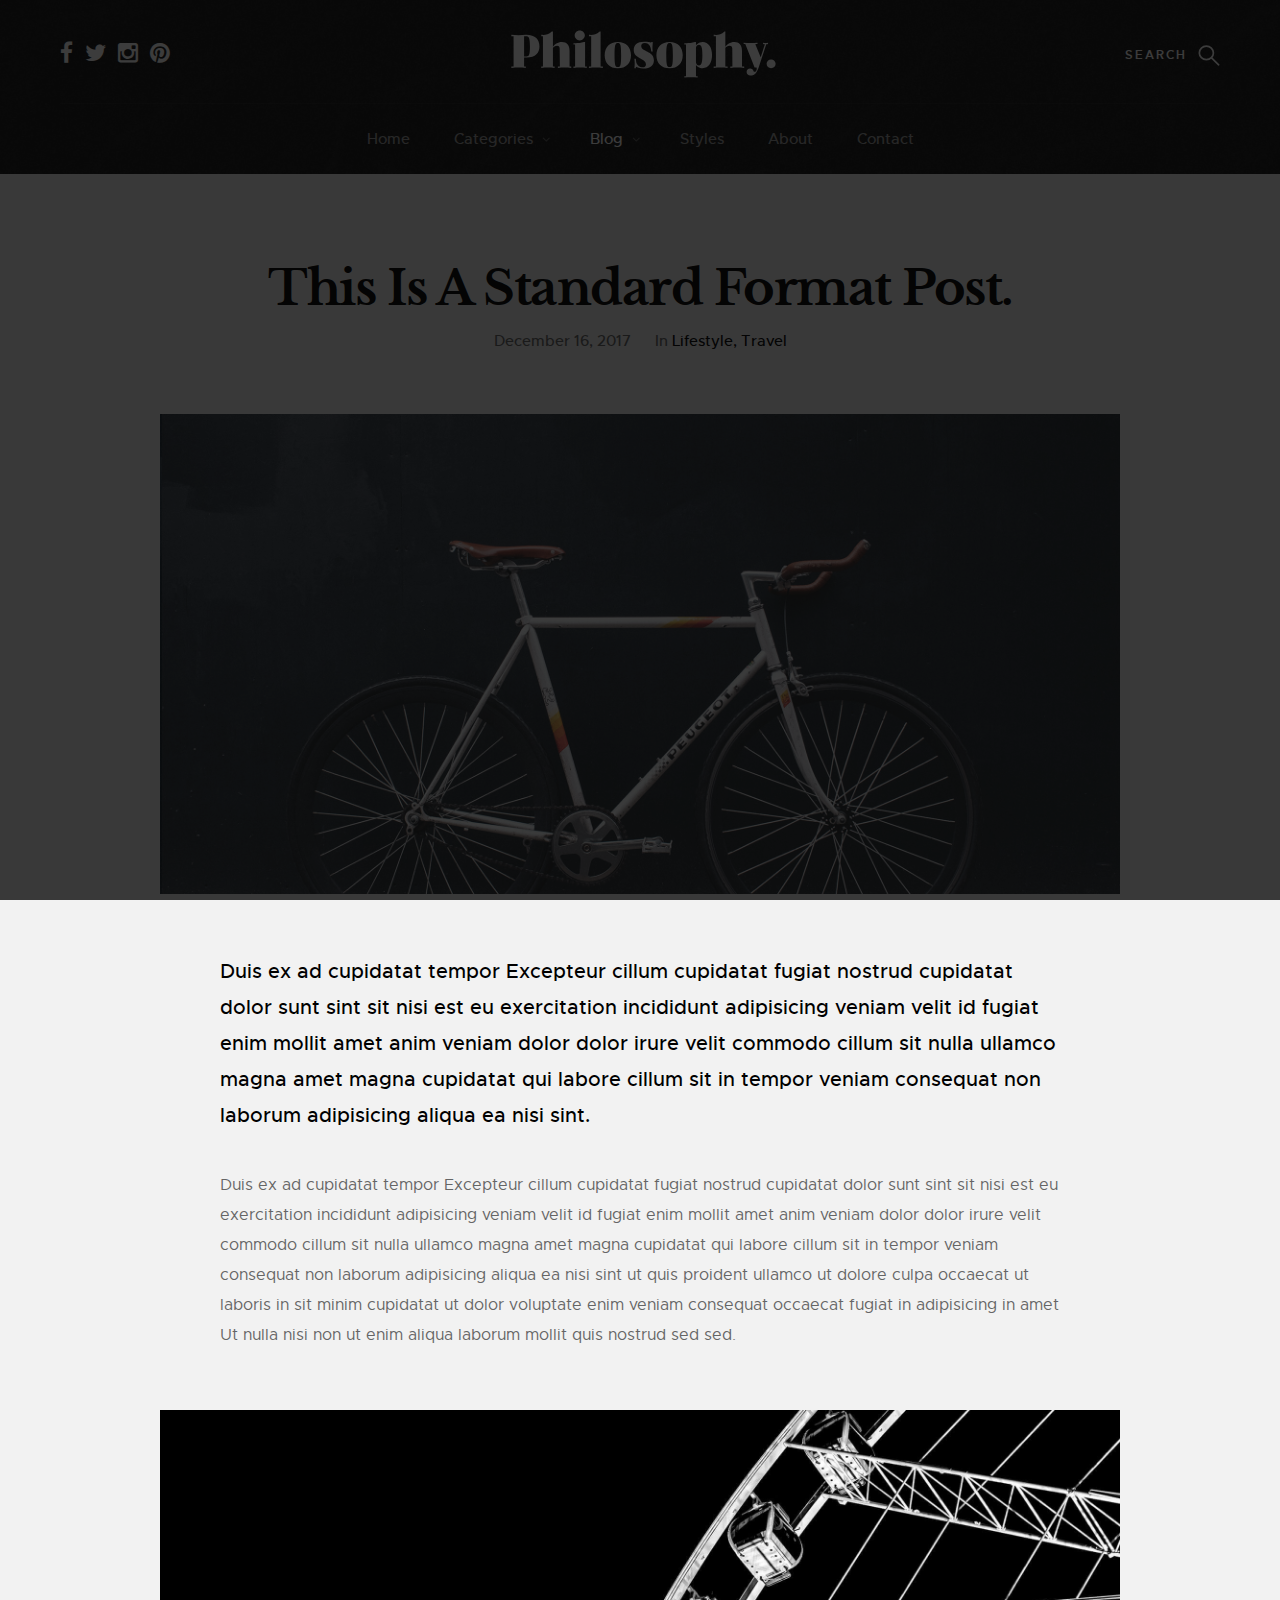
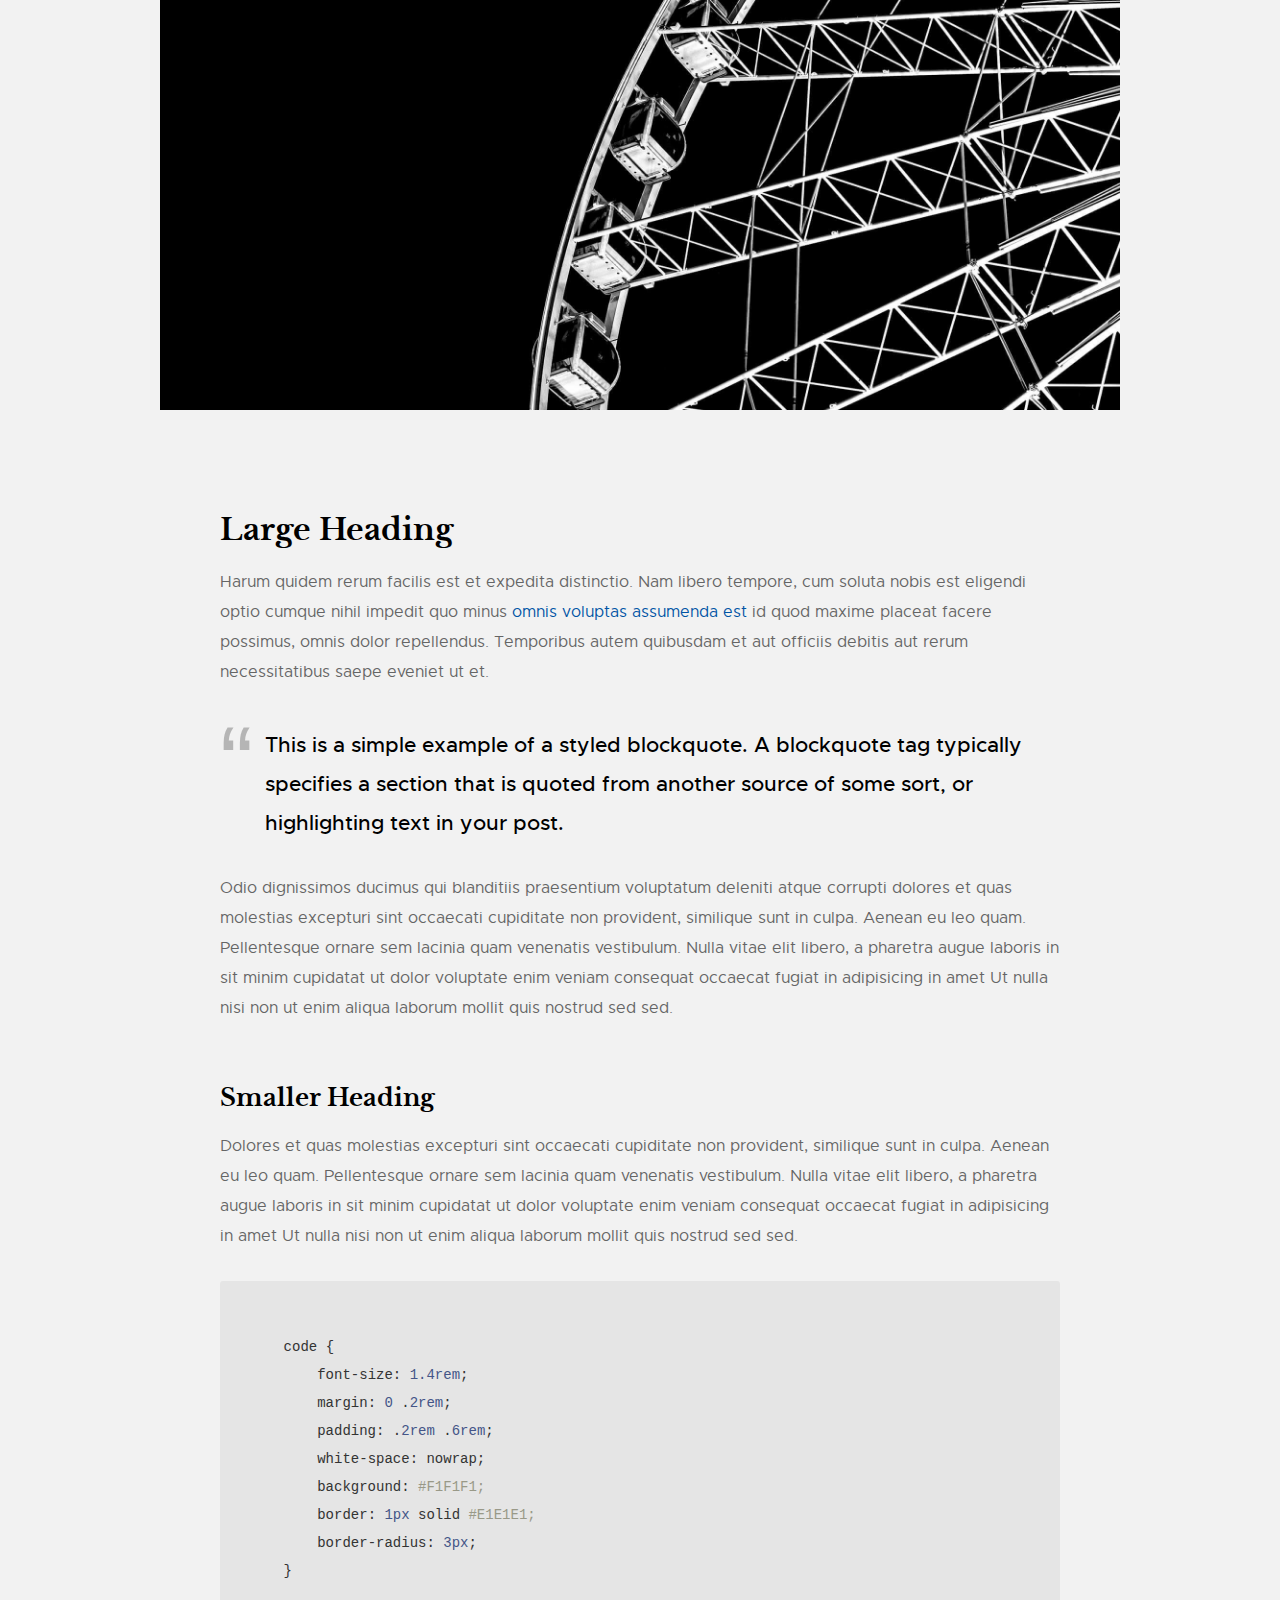
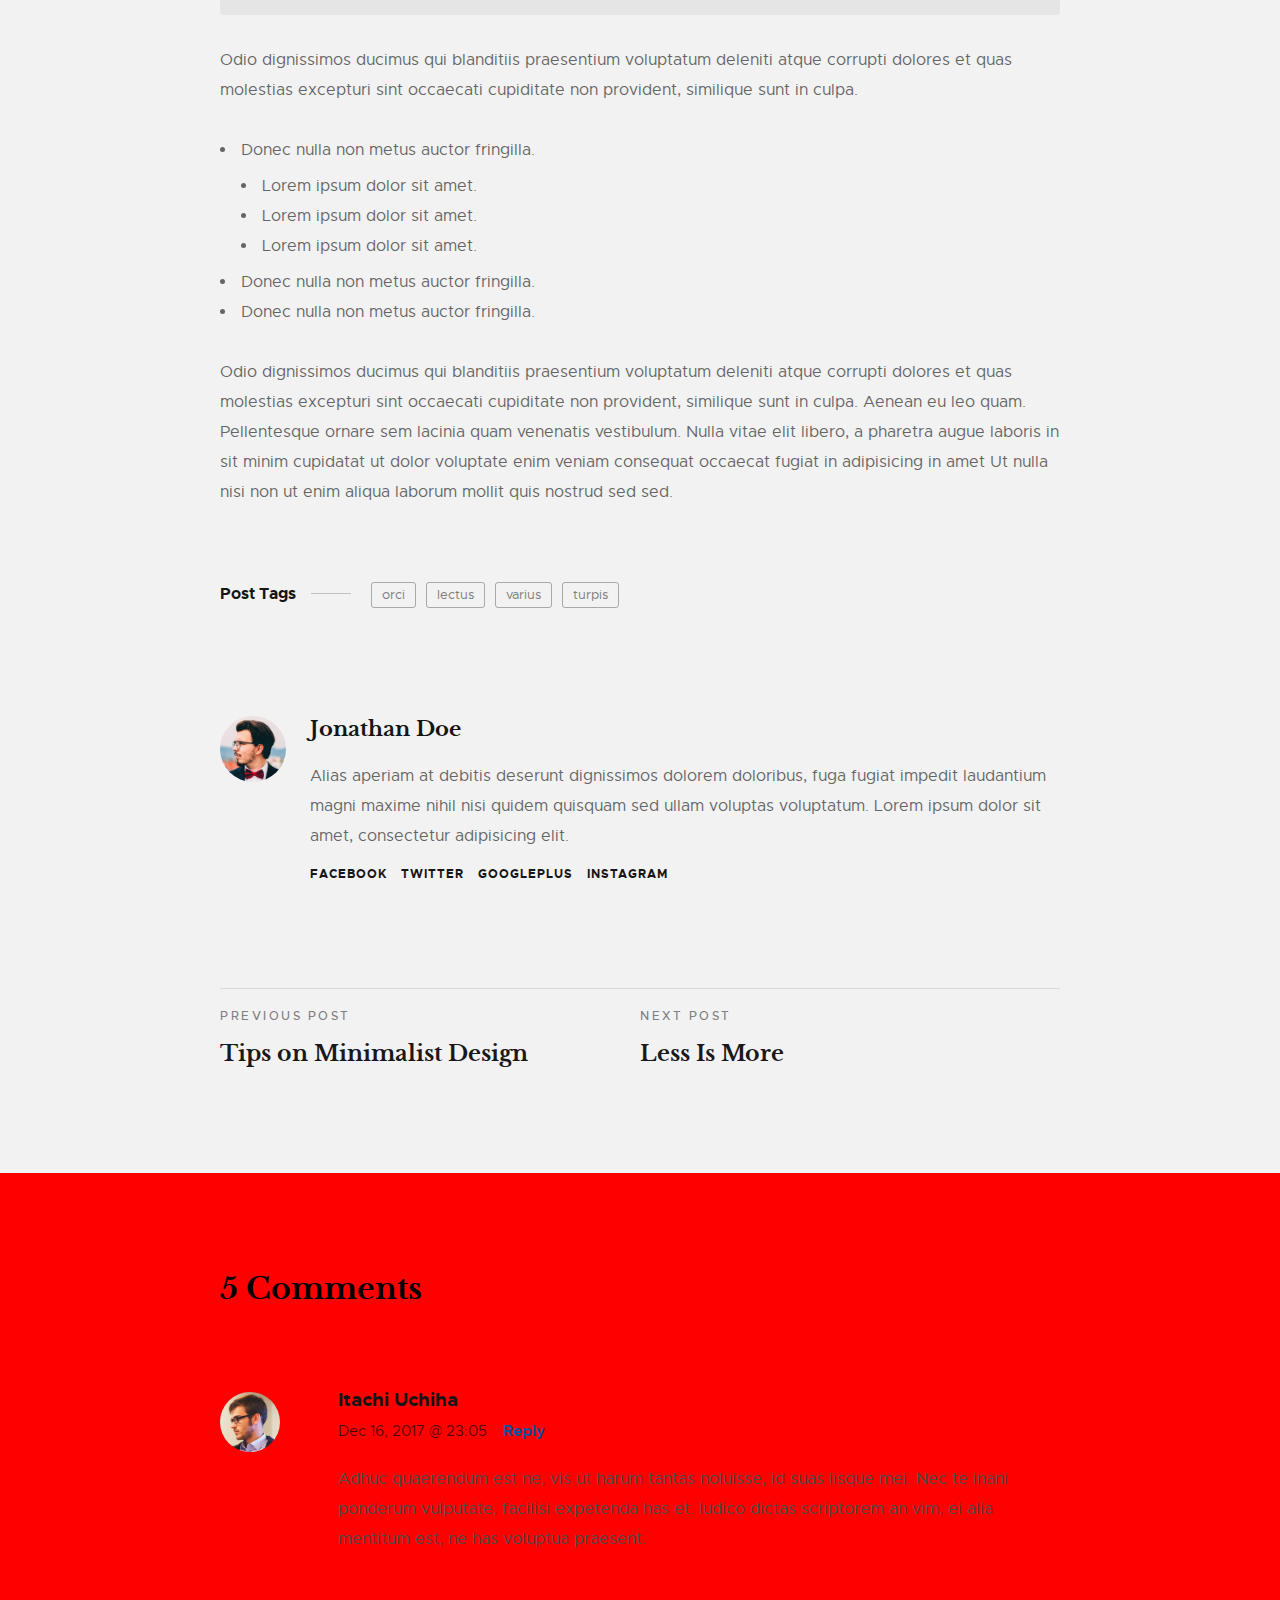
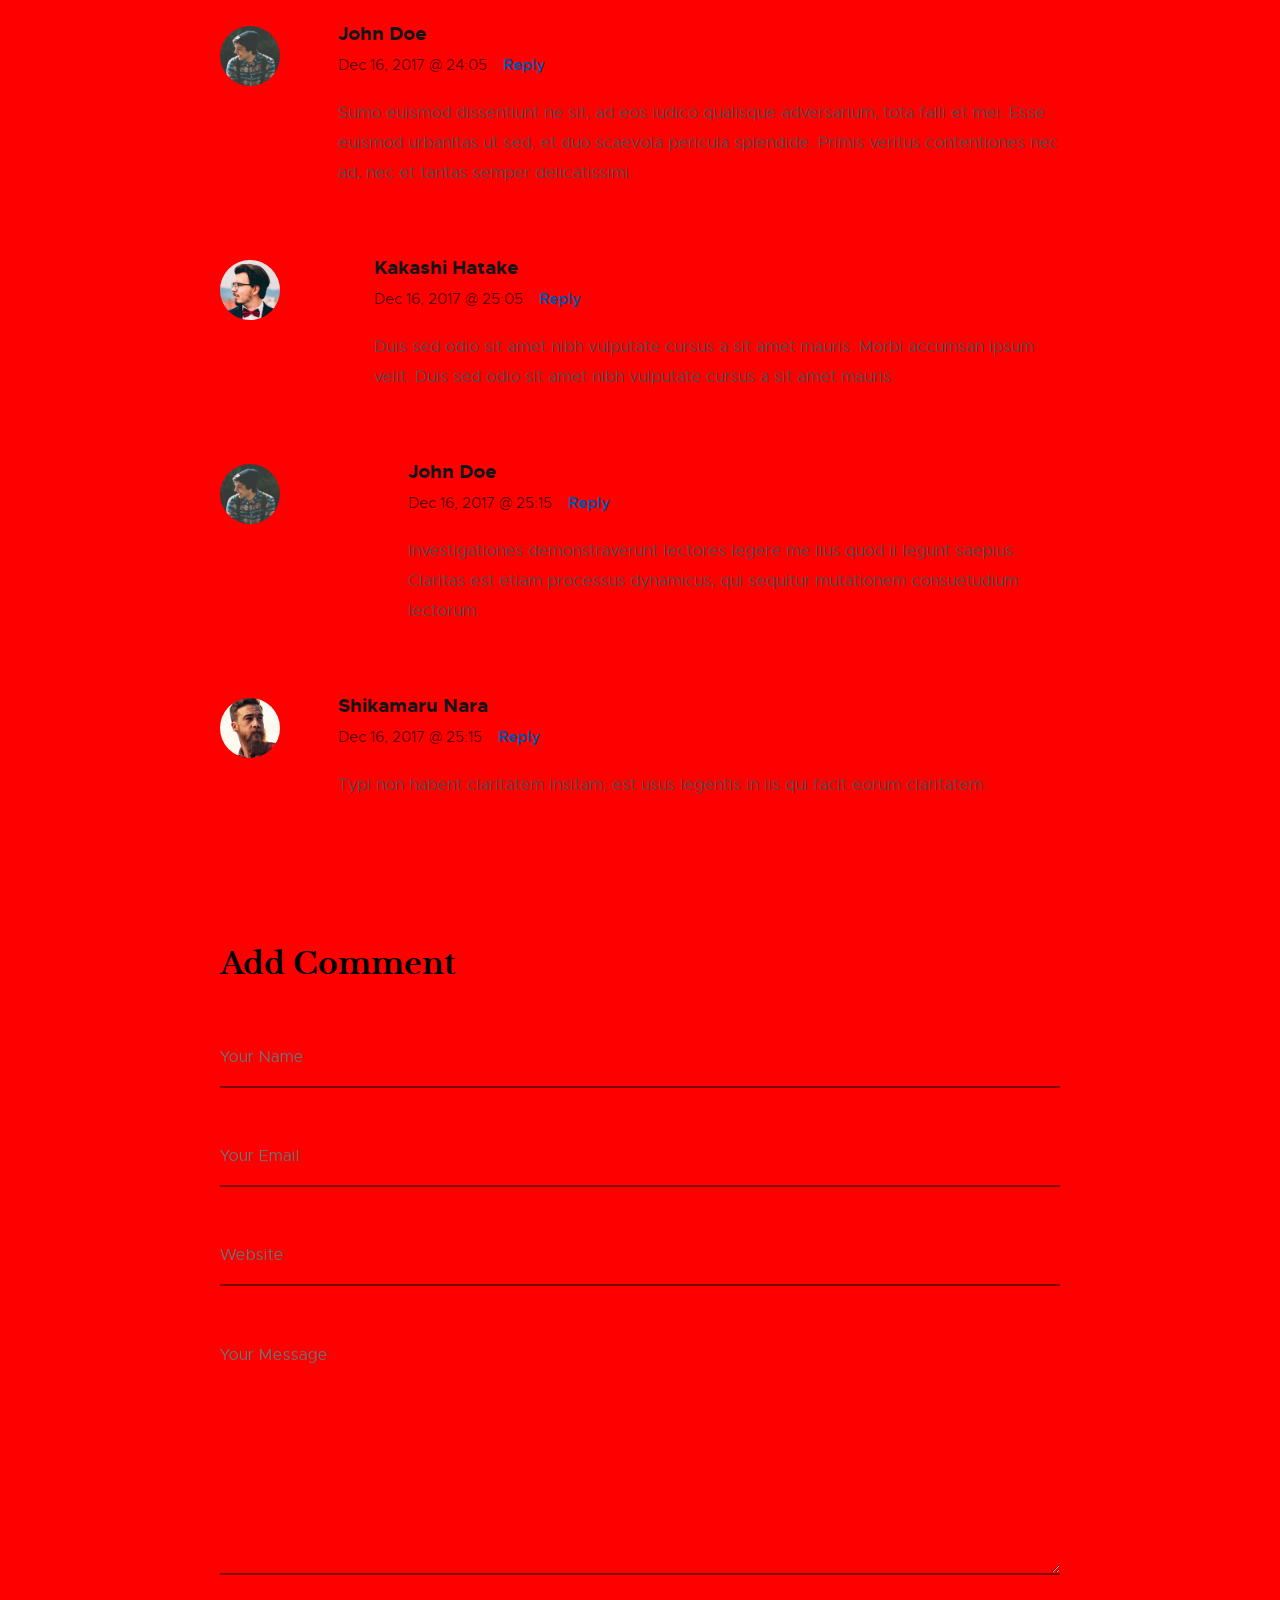
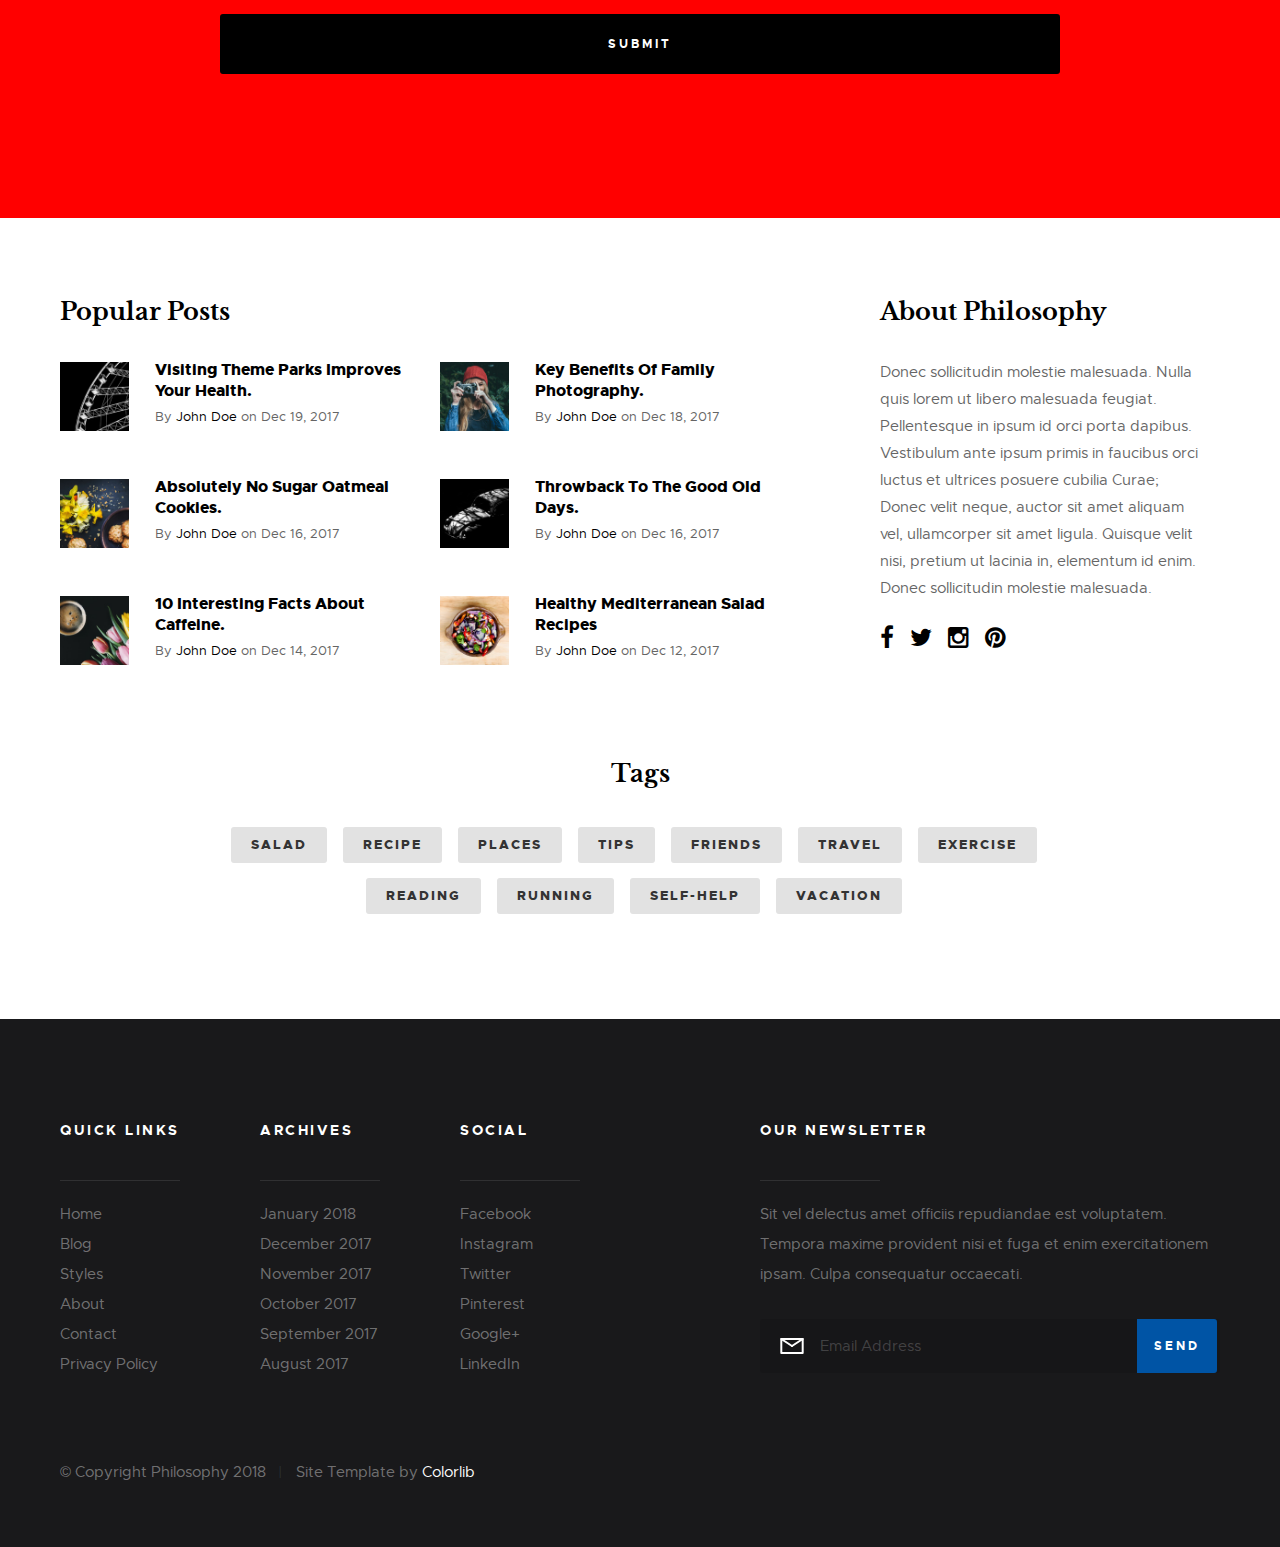
<file: single-standard.html>
<!DOCTYPE html>
<html class="no-js" lang="en">
<head>

    <!--- basic page needs
    ================================================== -->
    <meta charset="utf-8">
    <title>Standard Post Format - Philosophy</title>
    <meta name="description" content="">
    <meta name="author" content="">

    <!-- mobile specific metas
    ================================================== -->
    <meta name="viewport" content="width=device-width, initial-scale=1, maximum-scale=1">

    <!-- CSS
    ================================================== -->
    <link rel="stylesheet" href="css/base.css">
    <link rel="stylesheet" href="css/vendor.css">
    <link rel="stylesheet" href="css/main.css">

    <!-- script
    ================================================== -->
    <script src="js/modernizr.js"></script>
    <script src="js/pace.min.js"></script>

    <!-- favicons
    ================================================== -->
    <link rel="shortcut icon" href="favicon.ico" type="image/x-icon">
    <link rel="icon" href="favicon.ico" type="image/x-icon">

</head>

<body id="top">

    <!-- pageheader
    ================================================== -->
    <div class="s-pageheader">

        <header class="header">
            <div class="header__content row">

                <div class="header__logo">
                    <a class="logo" href="index.html">
                        <img src="images/logo.svg" alt="Homepage">
                    </a>
                </div> <!-- end header__logo -->

                <ul class="header__social">
                    <li>
                        <a href="#0"><i class="fa fa-facebook" aria-hidden="true"></i></a>
                    </li>
                    <li>
                        <a href="#0"><i class="fa fa-twitter" aria-hidden="true"></i></a>
                    </li>
                    <li>
                        <a href="#0"><i class="fa fa-instagram" aria-hidden="true"></i></a>
                    </li>
                    <li>
                        <a href="#0"><i class="fa fa-pinterest" aria-hidden="true"></i></a>
                    </li>
                </ul> <!-- end header__social -->

                <a class="header__search-trigger" href="#0"></a>

                <div class="header__search">

                    <form role="search" method="get" class="header__search-form" action="#">
                        <label>
                            <span class="hide-content">Search for:</span>
                            <input type="search" class="search-field" placeholder="Type Keywords" value="" name="s" title="Search for:" autocomplete="off">
                        </label>
                        <input type="submit" class="search-submit" value="Search">
                    </form>
        
                    <a href="#0" title="Close Search" class="header__overlay-close">Close</a>

                </div>  <!-- end header__search -->


                <a class="header__toggle-menu" href="#0" title="Menu"><span>Menu</span></a>

                <nav class="header__nav-wrap">

                    <h2 class="header__nav-heading h6">Site Navigation</h2>

                    <ul class="header__nav">
                        <li><a href="index.html" title="">Home</a></li>
                        <li class="has-children">
                            <a href="#0" title="">Categories</a>
                            <ul class="sub-menu">
                            <li><a href="category.html">Lifestyle</a></li>
                            <li><a href="category.html">Health</a></li>
                            <li><a href="category.html">Family</a></li>
                            <li><a href="category.html">Management</a></li>
                            <li><a href="category.html">Travel</a></li>
                            <li><a href="category.html">Work</a></li>
                            </ul>
                        </li>
                        <li class="has-children current">
                            <a href="#0" title="">Blog</a>
                            <ul class="sub-menu">
                            <li><a href="single-video.html">Video Post</a></li>
                            <li><a href="single-audio.html">Audio Post</a></li>
                            <li><a href="single-gallery.html">Gallery Post</a></li>
                            <li><a href="single-standard.html">Standard Post</a></li>
                            </ul>
                        </li>
                        <li><a href="style-guide.html" title="">Styles</a></li>
                        <li><a href="about.html" title="">About</a></li>
                        <li><a href="contact.html" title="">Contact</a></li>
                    </ul> <!-- end header__nav -->

                    <a href="#0" title="Close Menu" class="header__overlay-close close-mobile-menu">Close</a>

                </nav> <!-- end header__nav-wrap -->

            </div> <!-- header-content -->
        </header> <!-- header -->

    </div> <!-- end s-pageheader -->


    <!-- s-content
    ================================================== -->
    <section class="s-content s-content--narrow s-content--no-padding-bottom">

        <article class="row format-standard">

            <div class="s-content__header col-full">
                <h1 class="s-content__header-title">
                    This Is A Standard Format Post.
                </h1>
                <ul class="s-content__header-meta">
                    <li class="date">December 16, 2017</li>
                    <li class="cat">
                        In
                        <a href="#0">Lifestyle</a>
                        <a href="#0">Travel</a>
                    </li>
                </ul>
            </div> <!-- end s-content__header -->
    
            <div class="s-content__media col-full">
                <div class="s-content__post-thumb">
                    <img src="images/thumbs/single/standard/standard-1000.jpg" 
                         srcset="images/thumbs/single/standard/standard-2000.jpg 2000w, 
                                 images/thumbs/single/standard/standard-1000.jpg 1000w, 
                                 images/thumbs/single/standard/standard-500.jpg 500w" 
                         sizes="(max-width: 2000px) 100vw, 2000px" alt="" >
                </div>
            </div> <!-- end s-content__media -->

            <div class="col-full s-content__main">

                <p class="lead">Duis ex ad cupidatat tempor Excepteur cillum cupidatat fugiat nostrud cupidatat dolor sunt sint sit nisi est eu exercitation incididunt adipisicing veniam velit id fugiat enim mollit amet anim veniam dolor dolor irure velit commodo cillum sit nulla ullamco magna amet magna cupidatat qui labore cillum sit in tempor veniam consequat non laborum adipisicing aliqua ea nisi sint.</p>
                
                <p>Duis ex ad cupidatat tempor Excepteur cillum cupidatat fugiat nostrud cupidatat dolor sunt sint sit nisi est eu exercitation incididunt adipisicing veniam velit id fugiat enim mollit amet anim veniam dolor dolor irure velit commodo cillum sit nulla ullamco magna amet magna cupidatat qui labore cillum sit in tempor veniam consequat non laborum adipisicing aliqua ea nisi sint ut quis proident ullamco ut dolore culpa occaecat ut laboris in sit minim cupidatat ut dolor voluptate enim veniam consequat occaecat fugiat in adipisicing in amet Ut nulla nisi non ut enim aliqua laborum mollit quis nostrud sed sed.
                </p>

                <p>
                <img src="images/wheel-1000.jpg" 
                     srcset="images/wheel-2000.jpg 2000w, images/wheel-1000.jpg 1000w, images/wheel-500.jpg 500w" 
                     sizes="(max-width: 2000px) 100vw, 2000px" alt="">
                </p>

                <h2>Large Heading</h2>

                <p>Harum quidem rerum facilis est et expedita distinctio. Nam libero tempore, cum soluta nobis est eligendi optio cumque nihil impedit quo minus <a href="http://#">omnis voluptas assumenda est</a> id quod maxime placeat facere possimus, omnis dolor repellendus. Temporibus autem quibusdam et aut officiis debitis aut rerum necessitatibus saepe eveniet ut et.</p>

                <blockquote><p>This is a simple example of a styled blockquote. A blockquote tag typically specifies a section that is quoted from another source of some sort, or highlighting text in your post.</p></blockquote>

                <p>Odio dignissimos ducimus qui blanditiis praesentium voluptatum deleniti atque corrupti dolores et quas molestias excepturi sint occaecati cupiditate non provident, similique sunt in culpa. Aenean eu leo quam. Pellentesque ornare sem lacinia quam venenatis vestibulum. Nulla vitae elit libero, a pharetra augue laboris in sit minim cupidatat ut dolor voluptate enim veniam consequat occaecat fugiat in adipisicing in amet Ut nulla nisi non ut enim aliqua laborum mollit quis nostrud sed sed.</p>

                <h3>Smaller Heading</h3>

                <p>Dolores et quas molestias excepturi sint occaecati cupiditate non provident, similique sunt in culpa. Aenean eu leo quam. Pellentesque ornare sem lacinia quam venenatis vestibulum. Nulla vitae elit libero, a pharetra augue laboris in sit minim cupidatat ut dolor voluptate enim veniam consequat occaecat fugiat in adipisicing in amet Ut nulla nisi non ut enim aliqua laborum mollit quis nostrud sed sed.

<pre><code>
    code {
        font-size: 1.4rem;
        margin: 0 .2rem;
        padding: .2rem .6rem;
        white-space: nowrap;
        background: #F1F1F1;
        border: 1px solid #E1E1E1;
        border-radius: 3px;
    }
</code></pre>

                <p>Odio dignissimos ducimus qui blanditiis praesentium voluptatum deleniti atque corrupti dolores et quas molestias excepturi sint occaecati cupiditate non provident, similique sunt in culpa.</p>

                <ul>
                    <li>Donec nulla non metus auctor fringilla.
                        <ul>
                            <li>Lorem ipsum dolor sit amet.</li>
                            <li>Lorem ipsum dolor sit amet.</li>
                            <li>Lorem ipsum dolor sit amet.</li>
                        </ul>
                    </li>
                    <li>Donec nulla non metus auctor fringilla.</li>
                    <li>Donec nulla non metus auctor fringilla.</li>
                </ul>

                <p>Odio dignissimos ducimus qui blanditiis praesentium voluptatum deleniti atque corrupti dolores et quas molestias excepturi sint occaecati cupiditate non provident, similique sunt in culpa. Aenean eu leo quam. Pellentesque ornare sem lacinia quam venenatis vestibulum. Nulla vitae elit libero, a pharetra augue laboris in sit minim cupidatat ut dolor voluptate enim veniam consequat occaecat fugiat in adipisicing in amet Ut nulla nisi non ut enim aliqua laborum mollit quis nostrud sed sed.</p>

                <p class="s-content__tags">
                    <span>Post Tags</span>

                    <span class="s-content__tag-list">
                        <a href="#0">orci</a>
                        <a href="#0">lectus</a>
                        <a href="#0">varius</a>
                        <a href="#0">turpis</a>
                    </span>
                </p> <!-- end s-content__tags -->

                <div class="s-content__author">
                    <img src="images/avatars/user-03.jpg" alt="">

                    <div class="s-content__author-about">
                        <h4 class="s-content__author-name">
                            <a href="#0">Jonathan Doe</a>
                        </h4>
                    
                        <p>Alias aperiam at debitis deserunt dignissimos dolorem doloribus, fuga fugiat impedit laudantium magni maxime nihil nisi quidem quisquam sed ullam voluptas voluptatum. Lorem ipsum dolor sit amet, consectetur adipisicing elit.
                        </p>

                        <ul class="s-content__author-social">
                           <li><a href="#0">Facebook</a></li>
                           <li><a href="#0">Twitter</a></li>
                           <li><a href="#0">GooglePlus</a></li>
                           <li><a href="#0">Instagram</a></li>
                        </ul>
                    </div>
                </div>

                <div class="s-content__pagenav">
                    <div class="s-content__nav">
                        <div class="s-content__prev">
                            <a href="#0" rel="prev">
                                <span>Previous Post</span>
                                Tips on Minimalist Design 
                            </a>
                        </div>
                        <div class="s-content__next">
                            <a href="#0" rel="next">
                                <span>Next Post</span>
                                Less Is More 
                            </a>
                        </div>
                    </div>
                </div> <!-- end s-content__pagenav -->

            </div> <!-- end s-content__main -->

        </article>


        <!-- comments
        ================================================== -->
        <div class="comments-wrap">

            <div id="comments" class="row">
                <div class="col-full">

                    <h3 class="h2">5 Comments</h3>

                    <!-- commentlist -->
                    <ol class="commentlist">

                        <li class="depth-1 comment">

                            <div class="comment__avatar">
                                <img width="50" height="50" class="avatar" src="images/avatars/user-01.jpg" alt="">
                            </div>

                            <div class="comment__content">

                                <div class="comment__info">
                                    <cite>Itachi Uchiha</cite>

                                    <div class="comment__meta">
                                        <time class="comment__time">Dec 16, 2017 @ 23:05</time>
                                        <a class="reply" href="#0">Reply</a>
                                    </div>
                                </div>

                                <div class="comment__text">
                                <p>Adhuc quaerendum est ne, vis ut harum tantas noluisse, id suas iisque mei. Nec te inani ponderum vulputate,
                                facilisi expetenda has et. Iudico dictas scriptorem an vim, ei alia mentitum est, ne has voluptua praesent.</p>
                                </div>

                            </div>

                        </li> <!-- end comment level 1 -->

                        <li class="thread-alt depth-1 comment">

                            <div class="comment__avatar">
                                <img width="50" height="50" class="avatar" src="images/avatars/user-04.jpg" alt="">
                            </div>

                            <div class="comment__content">

                                <div class="comment__info">
                                <cite>John Doe</cite>

                                <div class="comment__meta">
                                    <time class="comment__time">Dec 16, 2017 @ 24:05</time>
                                    <a class="reply" href="#0">Reply</a>
                                </div>
                                </div>

                                <div class="comment__text">
                                <p>Sumo euismod dissentiunt ne sit, ad eos iudico qualisque adversarium, tota falli et mei. Esse euismod
                                urbanitas ut sed, et duo scaevola pericula splendide. Primis veritus contentiones nec ad, nec et
                                tantas semper delicatissimi.</p>
                                </div>

                            </div>

                            <ul class="children">

                                <li class="depth-2 comment">

                                    <div class="comment__avatar">
                                        <img width="50" height="50" class="avatar" src="images/avatars/user-03.jpg" alt="">
                                    </div>

                                    <div class="comment__content">

                                        <div class="comment__info">
                                            <cite>Kakashi Hatake</cite>

                                            <div class="comment__meta">
                                                <time class="comment__time">Dec 16, 2017 @ 25:05</time>
                                                <a class="reply" href="#0">Reply</a>
                                            </div>
                                        </div>

                                        <div class="comment__text">
                                            <p>Duis sed odio sit amet nibh vulputate
                                            cursus a sit amet mauris. Morbi accumsan ipsum velit. Duis sed odio sit amet nibh vulputate
                                            cursus a sit amet mauris</p>
                                        </div>

                                    </div>

                                    <ul class="children">

                                        <li class="depth-3 comment">

                                            <div class="comment__avatar">
                                                <img width="50" height="50" class="avatar" src="images/avatars/user-04.jpg" alt="">
                                            </div>

                                            <div class="comment__content">

                                                <div class="comment__info">
                                                <cite>John Doe</cite>

                                                <div class="comment__meta">
                                                    <time class="comment__time">Dec 16, 2017 @ 25:15</time>
                                                    <a class="reply" href="#0">Reply</a>
                                                </div>
                                                </div>

                                                <div class="comment__text">
                                                <p>Investigationes demonstraverunt lectores legere me lius quod ii legunt saepius. Claritas est
                                                etiam processus dynamicus, qui sequitur mutationem consuetudium lectorum.</p>
                                                </div>

                                            </div>

                                        </li>

                                    </ul>

                                </li>

                            </ul>

                        </li> <!-- end comment level 1 -->

                        <li class="depth-1 comment">

                            <div class="comment__avatar">
                                <img width="50" height="50" class="avatar" src="images/avatars/user-02.jpg" alt="">
                            </div>

                            <div class="comment__content">

                                <div class="comment__info">
                                <cite>Shikamaru Nara</cite>

                                <div class="comment__meta">
                                    <time class="comment-time">Dec 16, 2017 @ 25:15</time>
                                    <a class="reply" href="#">Reply</a>
                                </div>
                                </div>

                                <div class="comment__text">
                                <p>Typi non habent claritatem insitam; est usus legentis in iis qui facit eorum claritatem.</p>
                                </div>

                            </div>

                        </li>  <!-- end comment level 1 -->

                    </ol> <!-- end commentlist -->


                    <!-- respond
                    ================================================== -->
                    <div class="respond">

                        <h3 class="h2">Add Comment</h3>

                        <form name="contactForm" id="contactForm" method="post" action="">
                            <fieldset>

                                <div class="form-field">
                                        <input name="cName" type="text" id="cName" class="full-width" placeholder="Your Name" value="">
                                </div>

                                <div class="form-field">
                                        <input name="cEmail" type="text" id="cEmail" class="full-width" placeholder="Your Email" value="">
                                </div>

                                <div class="form-field">
                                        <input name="cWebsite" type="text" id="cWebsite" class="full-width" placeholder="Website" value="">
                                </div>

                                <div class="message form-field">
                                    <textarea name="cMessage" id="cMessage" class="full-width" placeholder="Your Message"></textarea>
                                </div>

                                <button type="submit" class="submit btn--primary btn--large full-width">Submit</button>

                            </fieldset>
                        </form> <!-- end form -->

                    </div> <!-- end respond -->

                </div> <!-- end col-full -->

            </div> <!-- end row comments -->
        </div> <!-- end comments-wrap -->

    </section> <!-- s-content -->


    <!-- s-extra
    ================================================== -->
    <section class="s-extra">

        <div class="row top">

            <div class="col-eight md-six tab-full popular">
                <h3>Popular Posts</h3>

                <div class="block-1-2 block-m-full popular__posts">
                    <article class="col-block popular__post">
                        <a href="#0" class="popular__thumb">
                            <img src="images/thumbs/small/wheel-150.jpg" alt="">
                        </a>
                        <h5><a href="#0">Visiting Theme Parks Improves Your Health.</a></h5>
                        <section class="popular__meta">
                                <span class="popular__author"><span>By</span> <a href="#0"> John Doe</a></span>
                            <span class="popular__date"><span>on</span> <time datetime="2017-12-19">Dec 19, 2017</time></span>
                        </section>
                    </article>
                    <article class="col-block popular__post">
                        <a href="#0" class="popular__thumb">
                            <img src="images/thumbs/small/shutterbug-150.jpg" alt="">
                        </a>
                        <h5><a href="#0">Key Benefits Of Family Photography.</a></h5>
                        <section class="popular__meta">
                            <span class="popular__author"><span>By</span> <a href="#0"> John Doe</a></span>
                            <span class="popular__date"><span>on</span> <time datetime="2017-12-18">Dec 18, 2017</time></span>
                        </section>
                    </article>
                    <article class="col-block popular__post">
                        <a href="#0" class="popular__thumb">
                            <img src="images/thumbs/small/cookies-150.jpg" alt="">
                        </a>
                        <h5><a href="#0">Absolutely No Sugar Oatmeal Cookies.</a></h5>
                        <section class="popular__meta">
                                <span class="popular__author"><span>By</span> <a href="#0"> John Doe</a></span>
                            <span class="popular__date"><span>on</span> <time datetime="2017-12-16">Dec 16, 2017</time></span>
                        </section>
                    </article>
                    <article class="col-block popular__post">
                        <a href="#0" class="popular__thumb">
                            <img src="images/thumbs/small/beetle-150.jpg" alt="">
                        </a>
                        <h5><a href="#0">Throwback To The Good Old Days.</a></h5>
                        <section class="popular__meta">
                            <span class="popular__author"><span>By</span> <a href="#0"> John Doe</a></span>
                            <span class="popular__date"><span>on</span> <time datetime="2017-12-16">Dec 16, 2017</time></span>
                        </section>
                    </article>
                    <article class="col-block popular__post">
                        <a href="#0" class="popular__thumb">
                            <img src="images/thumbs/small/tulips-150.jpg" alt="">
                        </a>
                        <h5><a href="#0">10 Interesting Facts About Caffeine.</a></h5>
                        <section class="popular__meta">
                            <span class="popular__author"><span>By</span> <a href="#0"> John Doe</a></span>
                            <span class="popular__date"><span>on</span> <time datetime="2017-12-14">Dec 14, 2017</time></span>
                        </section>
                    </article>
                    <article class="col-block popular__post">
                        <a href="#0" class="popular__thumb">
                            <img src="images/thumbs/small/salad-150.jpg" alt="">
                        </a>
                        <h5><a href="#0">Healthy Mediterranean Salad Recipes</a></h5>
                        <section class="popular__meta">
                            <span class="popular__author"><span>By</span> <a href="#0"> John Doe</a></span>
                            <span class="popular__date"><span>on</span> <time datetime="2017-12-12">Dec 12, 2017</time></span>
                        </section>
                    </article>
                </div> <!-- end popular_posts -->
            </div> <!-- end popular -->
            
            <div class="col-four md-six tab-full about">
                <h3>About Philosophy</h3>

                <p>
                Donec sollicitudin molestie malesuada. Nulla quis lorem ut libero malesuada feugiat. Pellentesque in ipsum id orci porta dapibus. Vestibulum ante ipsum primis in faucibus orci luctus et ultrices posuere cubilia Curae; Donec velit neque, auctor sit amet aliquam vel, ullamcorper sit amet ligula. Quisque velit nisi, pretium ut lacinia in, elementum id enim. Donec sollicitudin molestie malesuada.
                </p>

                <ul class="about__social">
                    <li>
                        <a href="#0"><i class="fa fa-facebook" aria-hidden="true"></i></a>
                    </li>
                    <li>
                        <a href="#0"><i class="fa fa-twitter" aria-hidden="true"></i></a>
                    </li>
                    <li>
                        <a href="#0"><i class="fa fa-instagram" aria-hidden="true"></i></a>
                    </li>
                    <li>
                        <a href="#0"><i class="fa fa-pinterest" aria-hidden="true"></i></a>
                    </li>
                </ul> <!-- end header__social -->
            </div> <!-- end about -->

        </div> <!-- end row -->

        <div class="row bottom tags-wrap">
            <div class="col-full tags">
                <h3>Tags</h3>

                <div class="tagcloud">
                    <a href="#0">Salad</a>
                    <a href="#0">Recipe</a>
                    <a href="#0">Places</a>
                    <a href="#0">Tips</a>
                    <a href="#0">Friends</a>
                    <a href="#0">Travel</a>
                    <a href="#0">Exercise</a>
                    <a href="#0">Reading</a>
                    <a href="#0">Running</a>
                    <a href="#0">Self-Help</a>
                    <a href="#0">Vacation</a>
                </div> <!-- end tagcloud -->
            </div> <!-- end tags -->
        </div> <!-- end tags-wrap -->

    </section> <!-- end s-extra -->


    <!-- s-footer
    ================================================== -->
    <footer class="s-footer">

        <div class="s-footer__main">
            <div class="row">
                
                <div class="col-two md-four mob-full s-footer__sitelinks">
                        
                    <h4>Quick Links</h4>

                    <ul class="s-footer__linklist">
                        <li><a href="#0">Home</a></li>
                        <li><a href="#0">Blog</a></li>
                        <li><a href="#0">Styles</a></li>
                        <li><a href="#0">About</a></li>
                        <li><a href="#0">Contact</a></li>
                        <li><a href="#0">Privacy Policy</a></li>
                    </ul>

                </div> <!-- end s-footer__sitelinks -->

                <div class="col-two md-four mob-full s-footer__archives">
                        
                    <h4>Archives</h4>

                    <ul class="s-footer__linklist">
                        <li><a href="#0">January 2018</a></li>
                        <li><a href="#0">December 2017</a></li>
                        <li><a href="#0">November 2017</a></li>
                        <li><a href="#0">October 2017</a></li>
                        <li><a href="#0">September 2017</a></li>
                        <li><a href="#0">August 2017</a></li>
                    </ul>

                </div> <!-- end s-footer__archives -->

                <div class="col-two md-four mob-full s-footer__social">
                        
                    <h4>Social</h4>

                    <ul class="s-footer__linklist">
                        <li><a href="#0">Facebook</a></li>
                        <li><a href="#0">Instagram</a></li>
                        <li><a href="#0">Twitter</a></li>
                        <li><a href="#0">Pinterest</a></li>
                        <li><a href="#0">Google+</a></li>
                        <li><a href="#0">LinkedIn</a></li>
                    </ul>

                </div> <!-- end s-footer__social -->

                <div class="col-five md-full end s-footer__subscribe">
                        
                    <h4>Our Newsletter</h4>

                    <p>Sit vel delectus amet officiis repudiandae est voluptatem. Tempora maxime provident nisi et fuga et enim exercitationem ipsam. Culpa consequatur occaecati.</p>

                    <div class="subscribe-form">
                        <form id="mc-form" class="group" novalidate="true">

                            <input type="email" value="" name="EMAIL" class="email" id="mc-email" placeholder="Email Address" required="">
                
                            <input type="submit" name="subscribe" value="Send">
                
                            <label for="mc-email" class="subscribe-message"></label>
                
                        </form>
                    </div>

                </div> <!-- end s-footer__subscribe -->

            </div>
        </div> <!-- end s-footer__main -->

        <div class="s-footer__bottom">
            <div class="row">
                <div class="col-full">
                    <div class="s-footer__copyright">
                        <span>© Copyright Philosophy 2018</span> 
                        <span>Site Template by <a href="https://colorlib.com/">Colorlib</a></span>
                    </div>

                    <div class="go-top">
                        <a class="smoothscroll" title="Back to Top" href="#top"></a>
                    </div>
                </div>
            </div>
        </div> <!-- end s-footer__bottom -->

    </footer> <!-- end s-footer -->


    <!-- preloader
    ================================================== -->
    <div id="preloader">
        <div id="loader">
            <div class="line-scale">
                <div></div>
                <div></div>
                <div></div>
                <div></div>
                <div></div>
            </div>
        </div>
    </div>


    <!-- Java Script
    ================================================== -->
    <script src="js/jquery-3.2.1.min.js"></script>
    <script src="js/plugins.js"></script>
    <script src="js/main.js"></script>

</body>

</html>
</file>
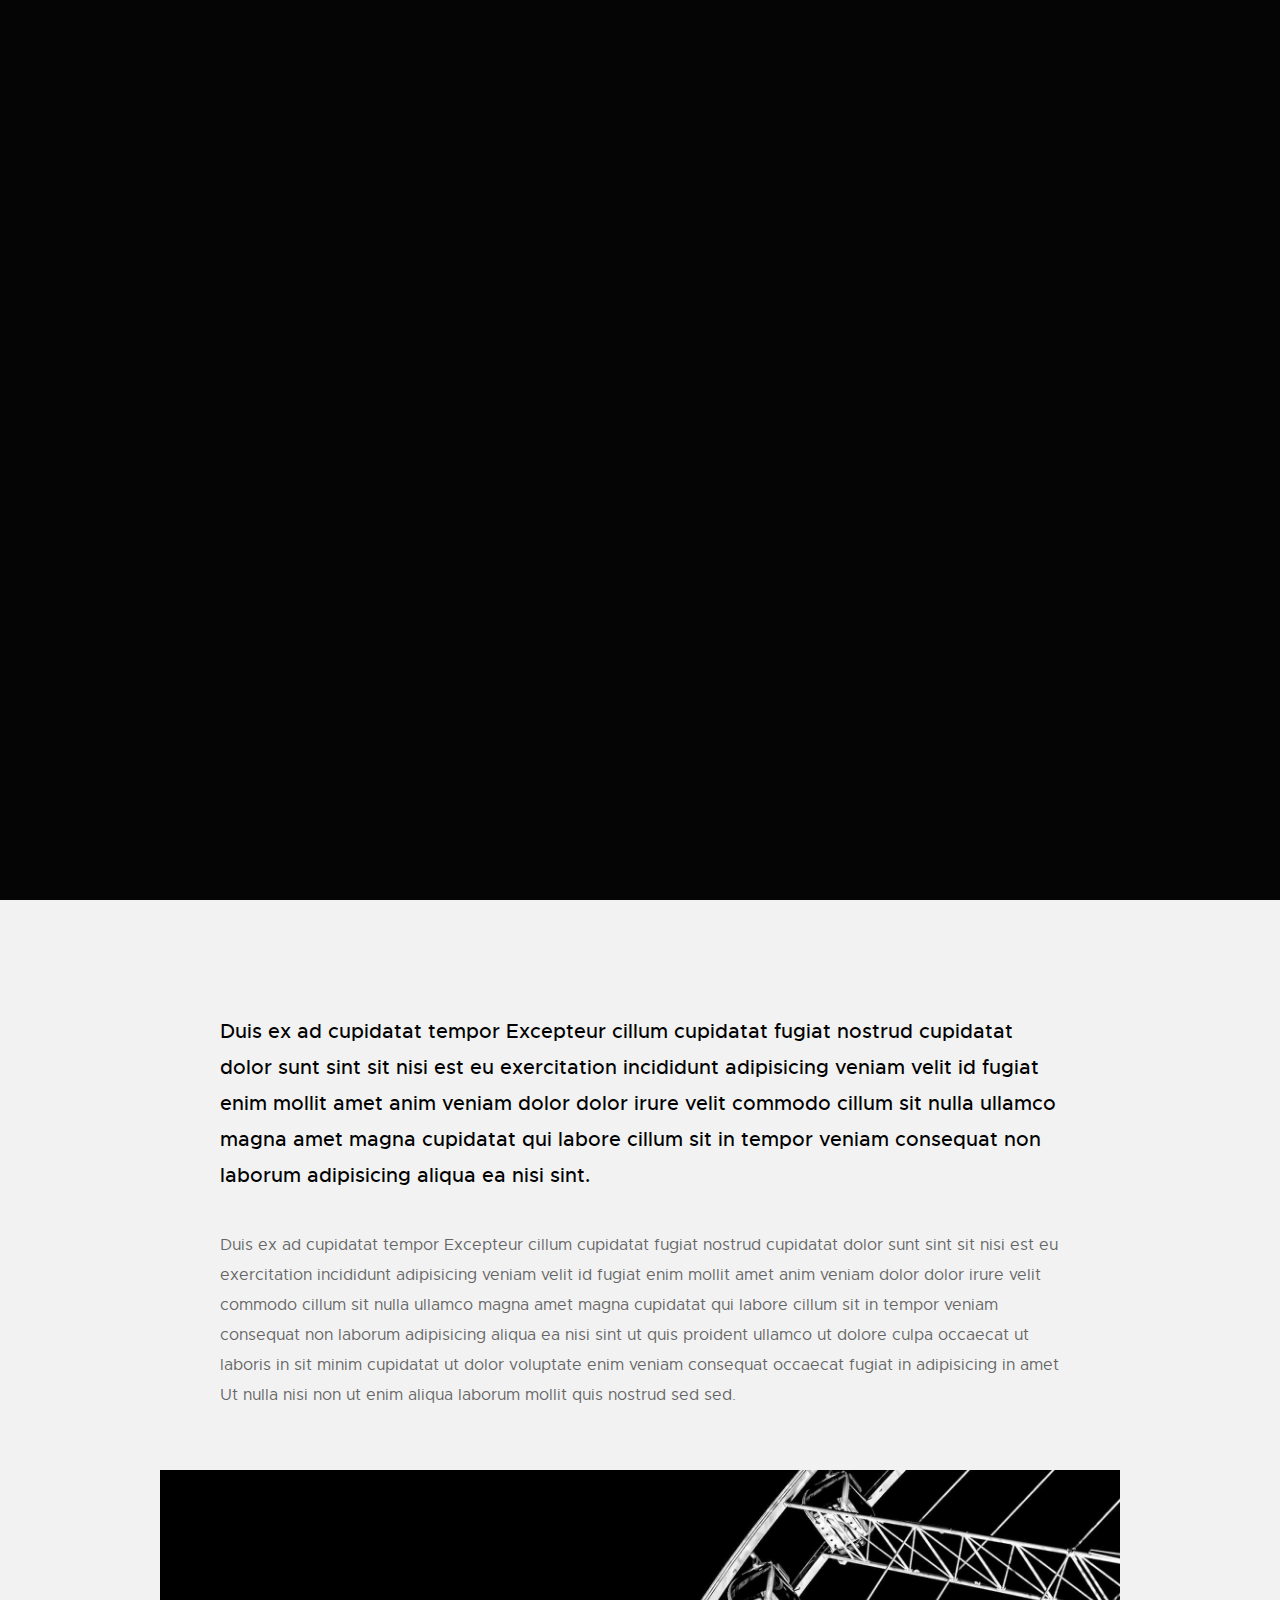
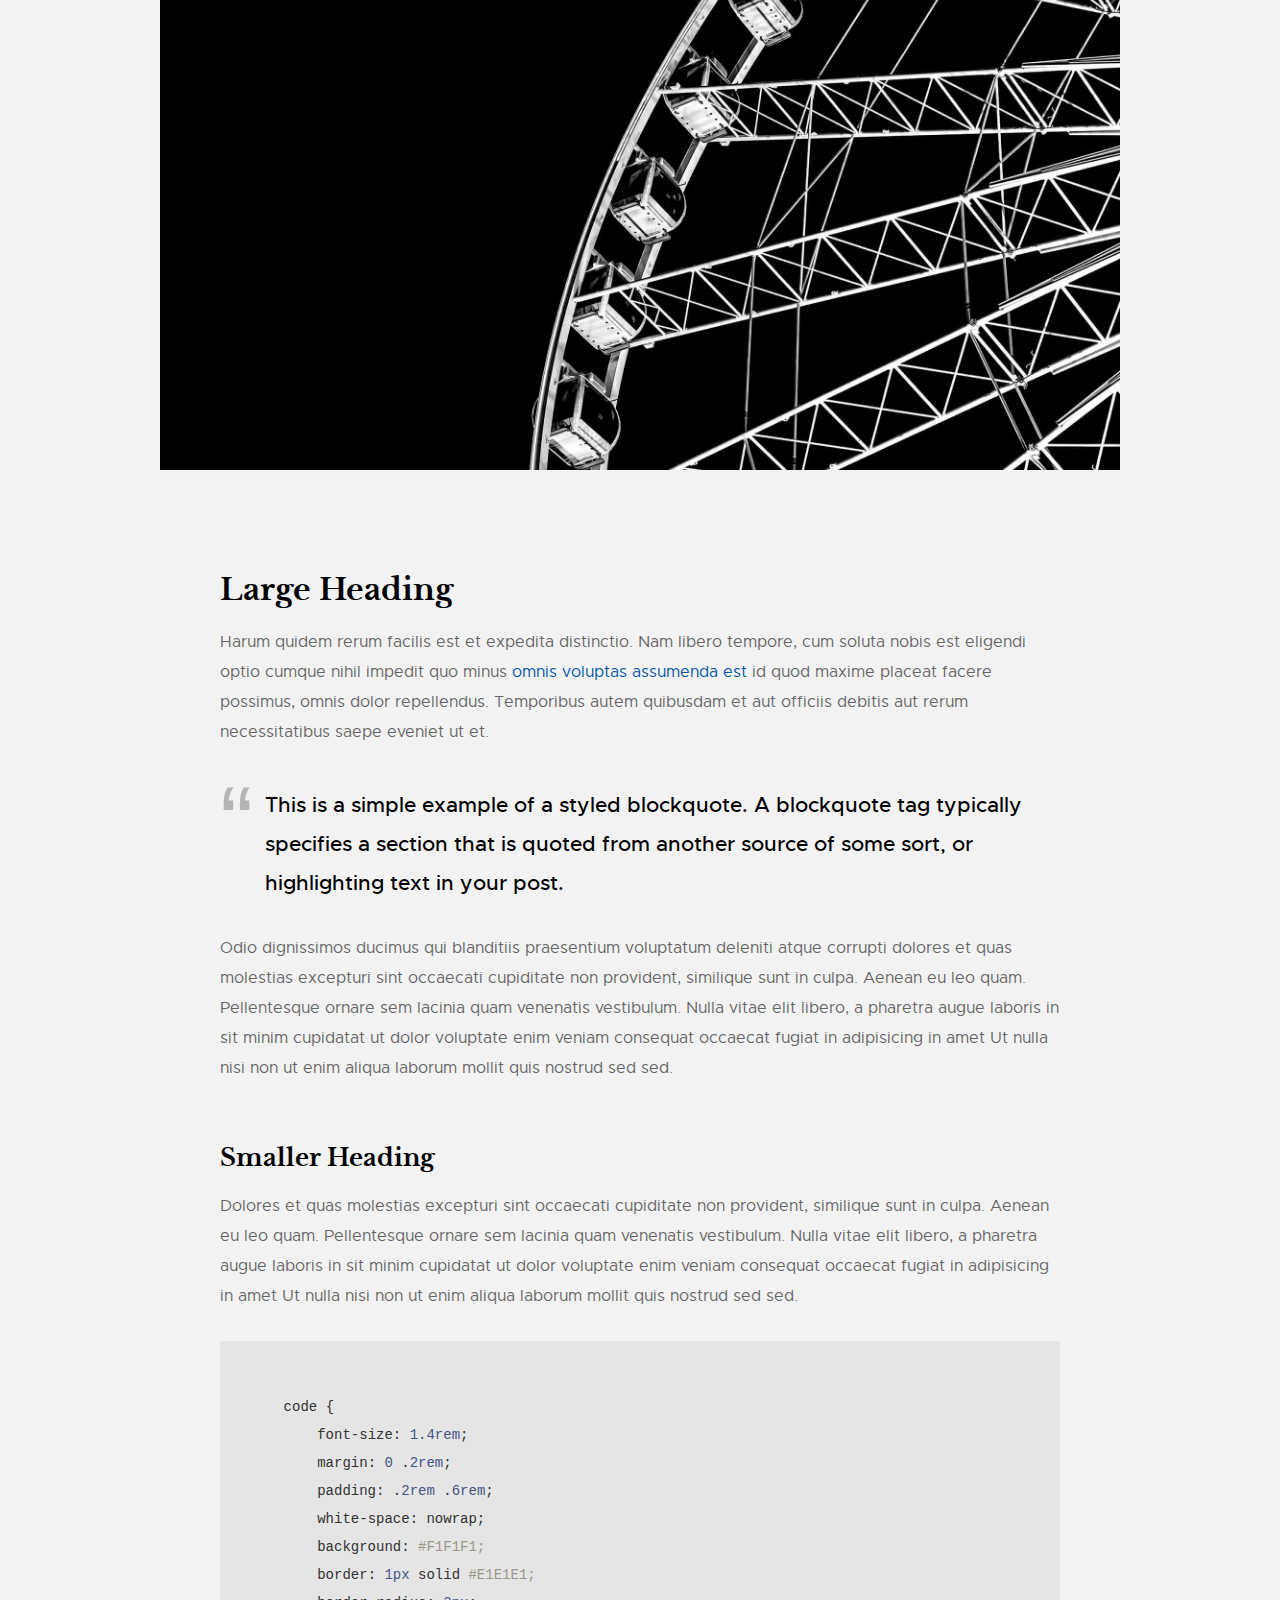
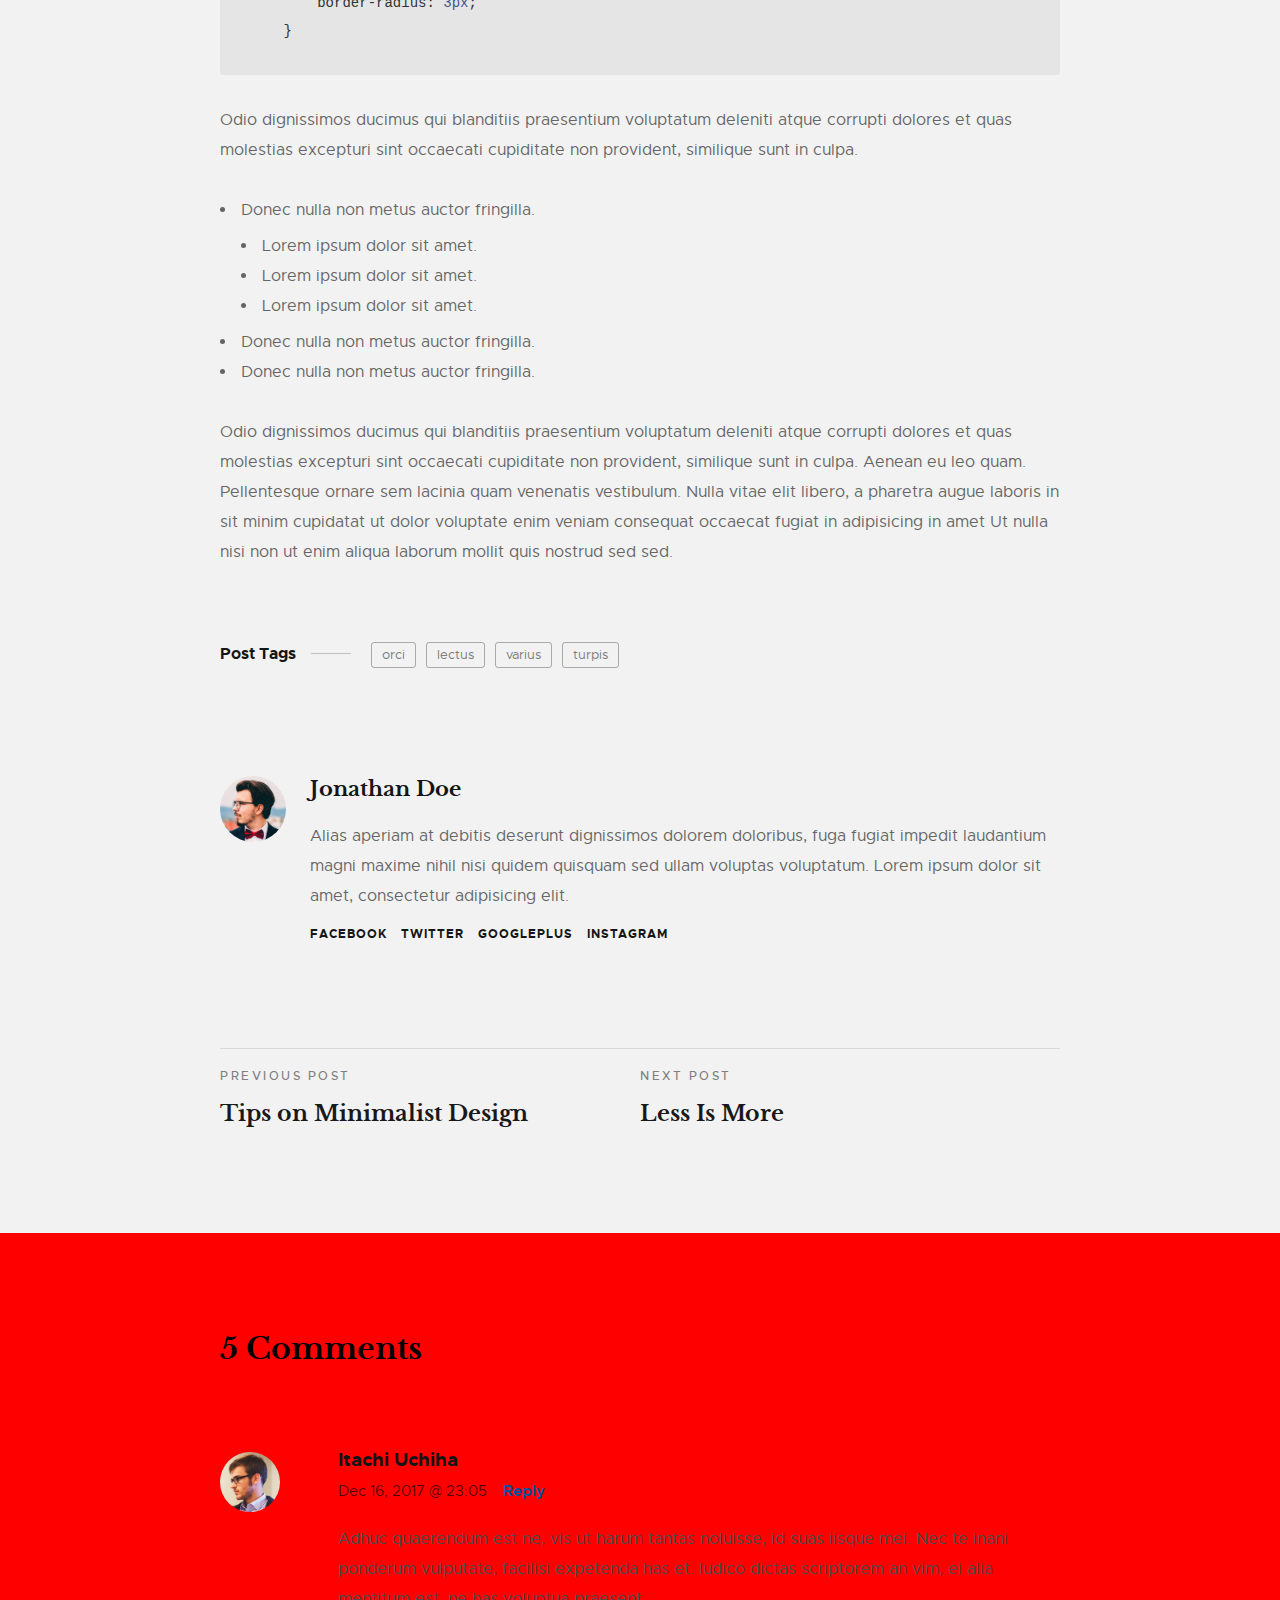
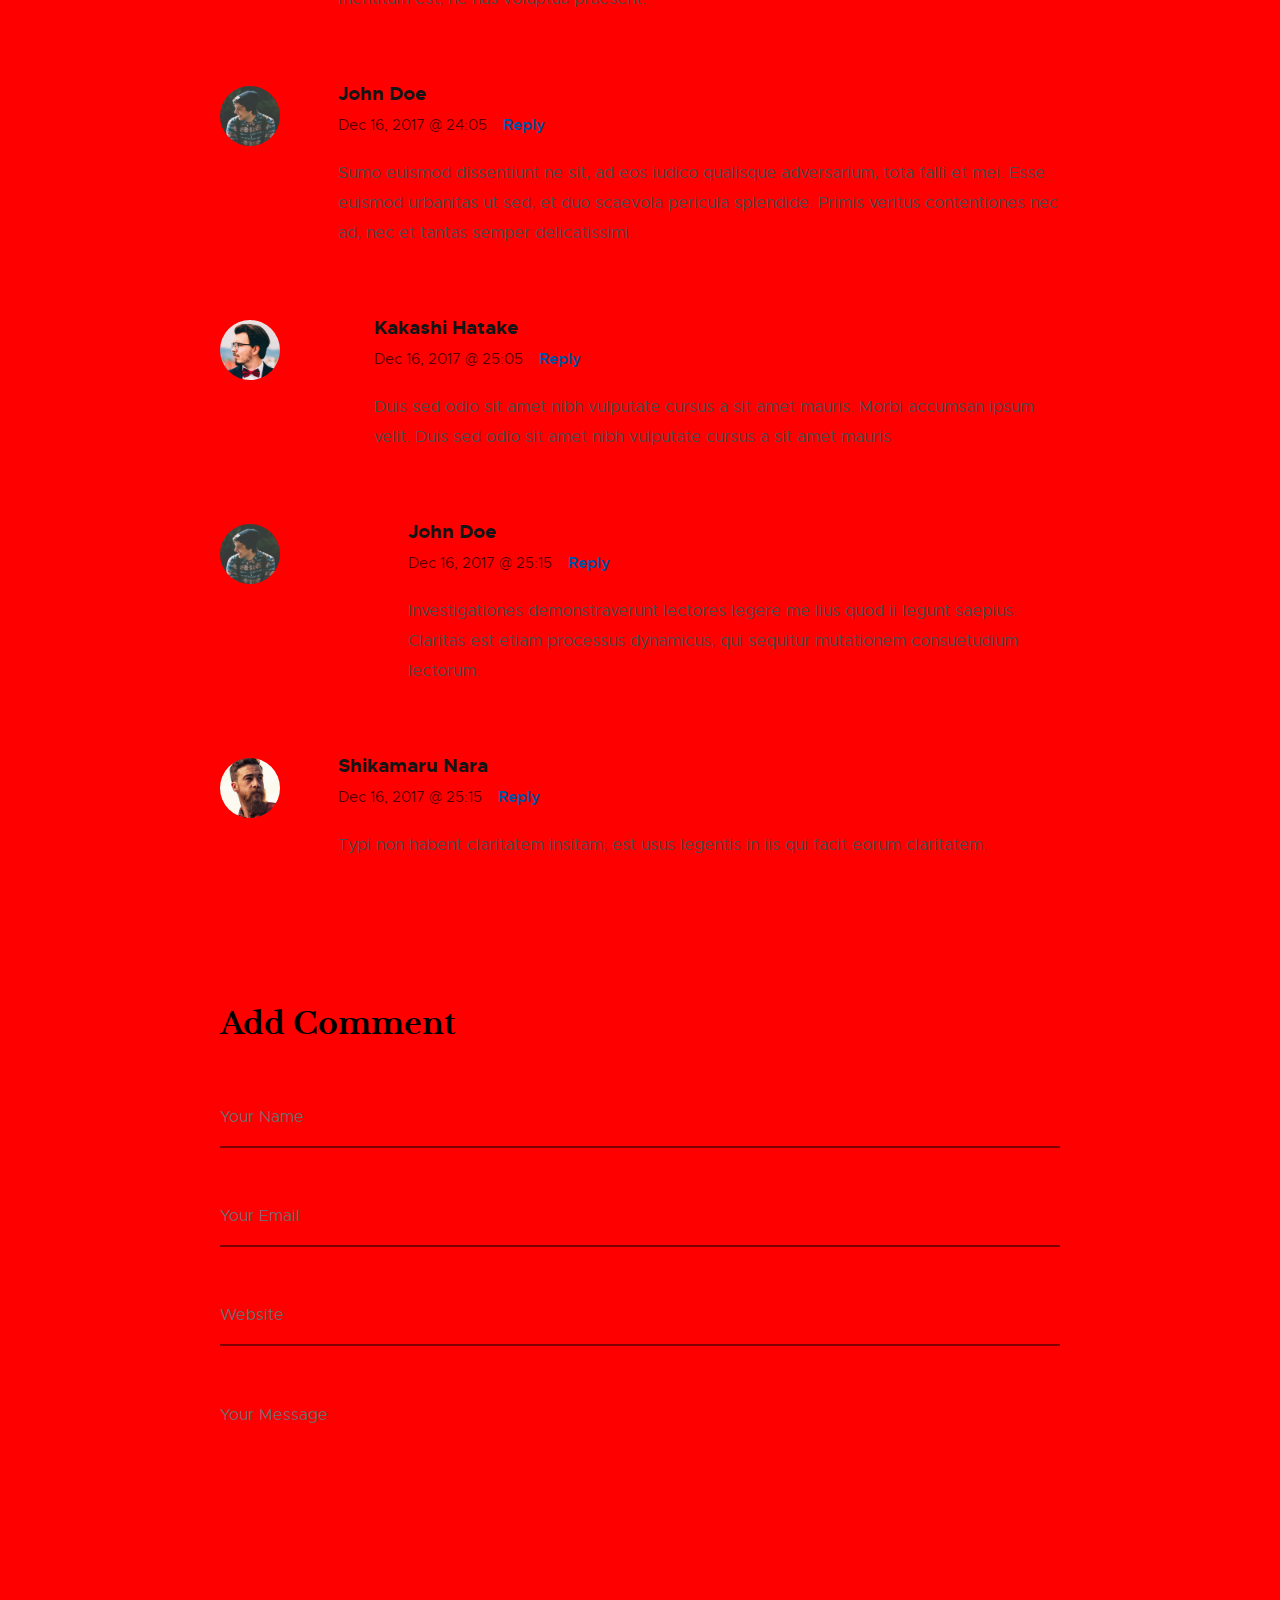
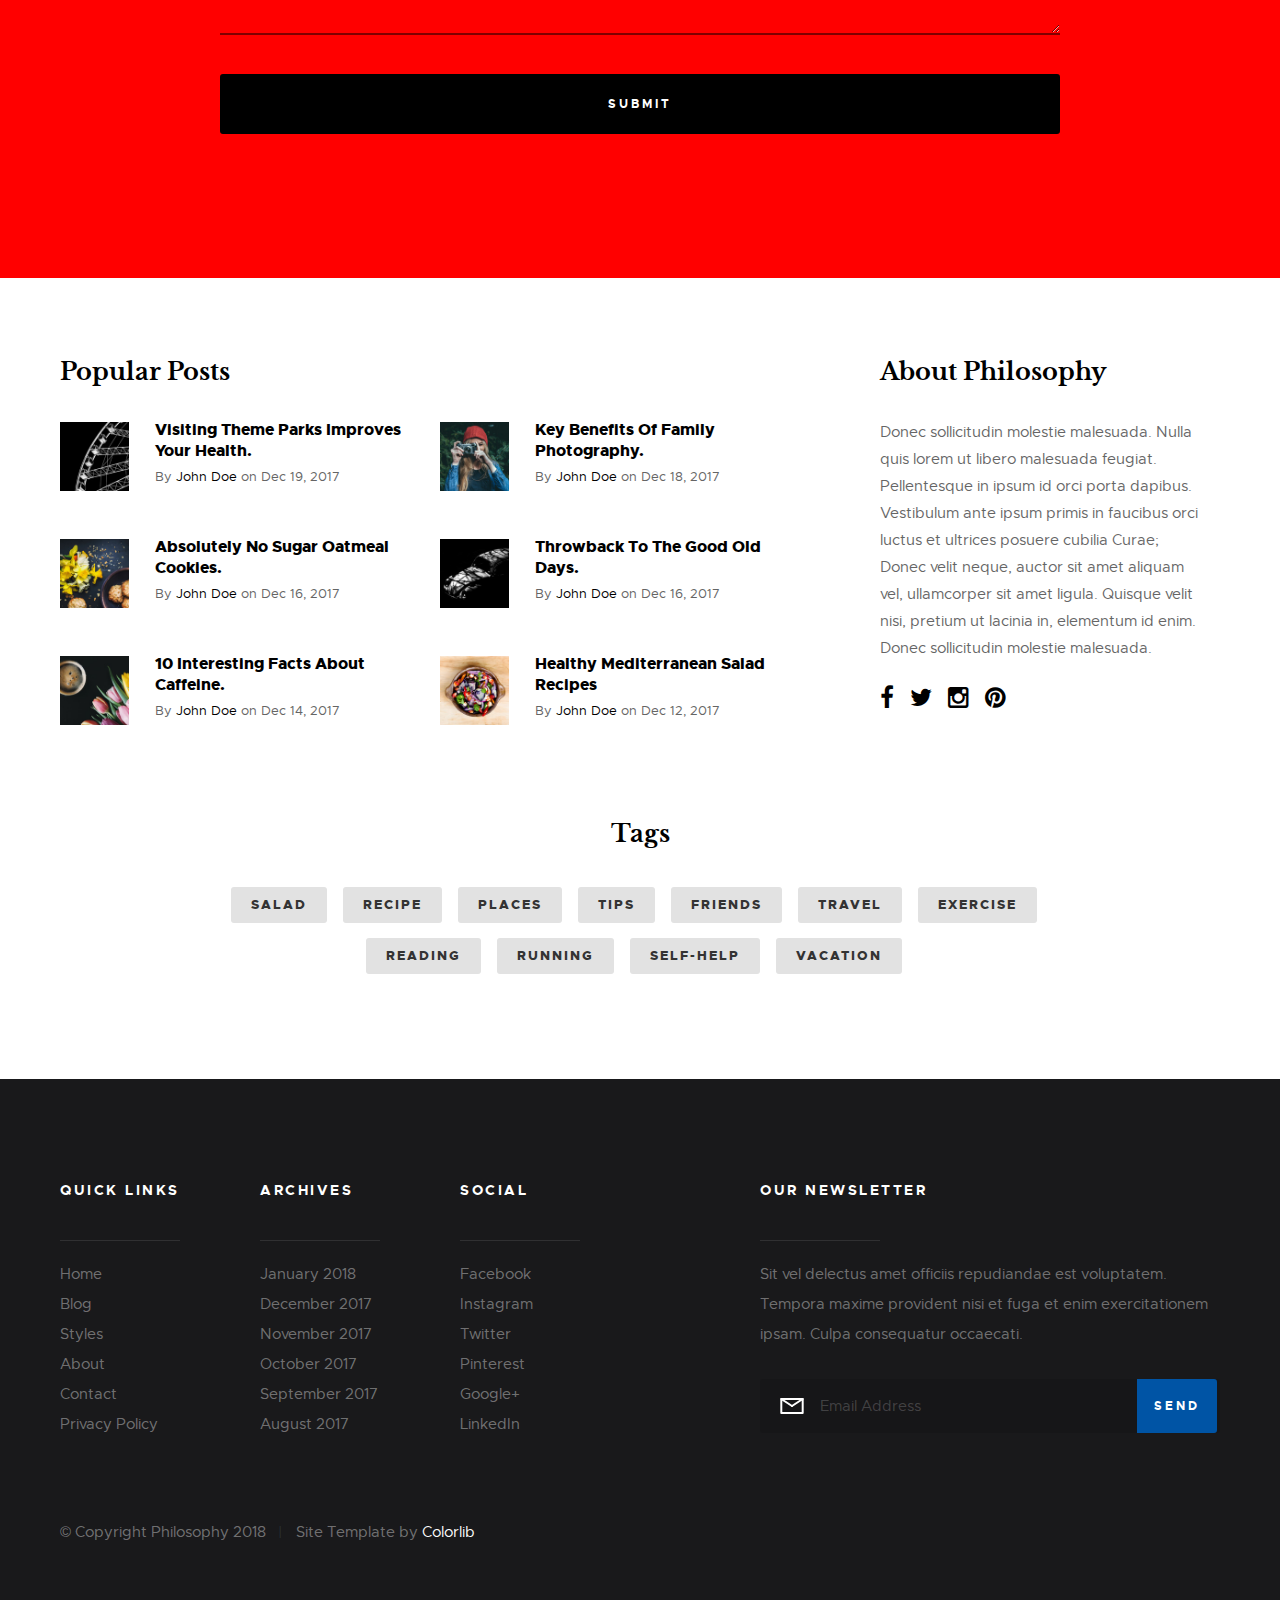
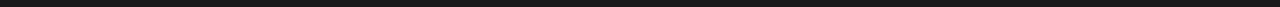
<file: single-video.html>
<!DOCTYPE html>
<html class="no-js" lang="en">
<head>

    <!--- basic page needs
    ================================================== -->
    <meta charset="utf-8">
    <title>Video Post Format - Philosophy</title>
    <meta name="description" content="">
    <meta name="author" content="">

    <!-- mobile specific metas
    ================================================== -->
    <meta name="viewport" content="width=device-width, initial-scale=1, maximum-scale=1">

    <!-- CSS
    ================================================== -->
    <link rel="stylesheet" href="css/base.css">
    <link rel="stylesheet" href="css/vendor.css">
    <link rel="stylesheet" href="css/main.css">

    <!-- script
    ================================================== -->
    <script src="js/modernizr.js"></script>
    <script src="js/pace.min.js"></script>

    <!-- favicons
    ================================================== -->
    <link rel="shortcut icon" href="favicon.ico" type="image/x-icon">
    <link rel="icon" href="favicon.ico" type="image/x-icon">

</head>

<body id="top">

    <!-- pageheader
    ================================================== -->
    <div class="s-pageheader">

        <header class="header">
            <div class="header__content row">

                <div class="header__logo">
                    <a class="logo" href="index.html">
                        <img src="images/logo.svg" alt="Homepage">
                    </a>
                </div> <!-- end header__logo -->

                <ul class="header__social">
                    <li>
                        <a href="#0"><i class="fa fa-facebook" aria-hidden="true"></i></a>
                    </li>
                    <li>
                        <a href="#0"><i class="fa fa-twitter" aria-hidden="true"></i></a>
                    </li>
                    <li>
                        <a href="#0"><i class="fa fa-instagram" aria-hidden="true"></i></a>
                    </li>
                    <li>
                        <a href="#0"><i class="fa fa-pinterest" aria-hidden="true"></i></a>
                    </li>
                </ul> <!-- end header__social -->

                <a class="header__search-trigger" href="#0"></a>

                <div class="header__search">

                    <form role="search" method="get" class="header__search-form" action="#">
                        <label>
                            <span class="hide-content">Search for:</span>
                            <input type="search" class="search-field" placeholder="Type Keywords" value="" name="s" title="Search for:" autocomplete="off">
                        </label>
                        <input type="submit" class="search-submit" value="Search">
                    </form>
        
                    <a href="#0" title="Close Search" class="header__overlay-close">Close</a>

                </div>  <!-- end header__search -->


                <a class="header__toggle-menu" href="#0" title="Menu"><span>Menu</span></a>

                <nav class="header__nav-wrap">

                    <h2 class="header__nav-heading h6">Site Navigation</h2>

                    <ul class="header__nav">
                        <li><a href="index.html" title="">Home</a></li>
                        <li class="has-children">
                            <a href="#0" title="">Categories</a>
                            <ul class="sub-menu">
                            <li><a href="category.html">Lifestyle</a></li>
                            <li><a href="category.html">Health</a></li>
                            <li><a href="category.html">Family</a></li>
                            <li><a href="category.html">Management</a></li>
                            <li><a href="category.html">Travel</a></li>
                            <li><a href="category.html">Work</a></li>
                            </ul>
                        </li>
                        <li class="has-children current">
                            <a href="#0" title="">Blog</a>
                            <ul class="sub-menu">
                            <li><a href="single-video.html">Video Post</a></li>
                            <li><a href="single-audio.html">Audio Post</a></li>
                            <li><a href="single-gallery.html">Gallery Post</a></li>
                            <li><a href="single-standard.html">Standard Post</a></li>
                            </ul>
                        </li>
                        <li><a href="style-guide.html" title="">Styles</a></li>
                        <li><a href="about.html" title="">About</a></li>
                        <li><a href="contact.html" title="">Contact</a></li>
                    </ul> <!-- end header__nav -->

                    <a href="#0" title="Close Menu" class="header__overlay-close close-mobile-menu">Close</a>

                </nav> <!-- end header__nav-wrap -->

            </div> <!-- header-content -->
        </header> <!-- header -->

    </div> <!-- end s-pageheader -->


    <!-- s-content
    ================================================== -->
    <section class="s-content s-content--narrow s-content--no-padding-bottom">

        <article class="row format-video">

            <div class="s-content__header col-full">
                <h1 class="s-content__header-title">
                    This Is A Video Post Format.
                </h1>
                <ul class="s-content__header-meta">
                    <li class="date">December 16, 2017</li>
                    <li class="cat">
                        In
                        <a href="#0">Lifestyle</a>
                        <a href="#0">Travel</a>
                    </li>
                </ul>
            </div> <!-- end s-content__header -->
    
            <div class="s-content__media col-full">
                <div class="video-container">
                    <iframe src="https://player.vimeo.com/video/117310401?color=01aef0&title=0&byline=0&portrait=0" width="640" height="360" frameborder="0" webkitallowfullscreen mozallowfullscreen allowfullscreen></iframe>
                </div> 
            </div> <!-- end s-content__media -->

            <div class="col-full s-content__main">

                <p class="lead">Duis ex ad cupidatat tempor Excepteur cillum cupidatat fugiat nostrud cupidatat dolor sunt sint sit nisi est eu exercitation incididunt adipisicing veniam velit id fugiat enim mollit amet anim veniam dolor dolor irure velit commodo cillum sit nulla ullamco magna amet magna cupidatat qui labore cillum sit in tempor veniam consequat non laborum adipisicing aliqua ea nisi sint.</p>
                
                <p>Duis ex ad cupidatat tempor Excepteur cillum cupidatat fugiat nostrud cupidatat dolor sunt sint sit nisi est eu exercitation incididunt adipisicing veniam velit id fugiat enim mollit amet anim veniam dolor dolor irure velit commodo cillum sit nulla ullamco magna amet magna cupidatat qui labore cillum sit in tempor veniam consequat non laborum adipisicing aliqua ea nisi sint ut quis proident ullamco ut dolore culpa occaecat ut laboris in sit minim cupidatat ut dolor voluptate enim veniam consequat occaecat fugiat in adipisicing in amet Ut nulla nisi non ut enim aliqua laborum mollit quis nostrud sed sed.
                </p>

                <p>
                <img src="images/wheel-1000.jpg" 
                     srcset="images/wheel-2000.jpg 2000w, images/wheel-1000.jpg 1000w, images/wheel-500.jpg 500w" 
                     sizes="(max-width: 2000px) 100vw, 2000px" alt="">
                </p>

                <h2>Large Heading</h2>

                <p>Harum quidem rerum facilis est et expedita distinctio. Nam libero tempore, cum soluta nobis est eligendi optio cumque nihil impedit quo minus <a href="http://#">omnis voluptas assumenda est</a> id quod maxime placeat facere possimus, omnis dolor repellendus. Temporibus autem quibusdam et aut officiis debitis aut rerum necessitatibus saepe eveniet ut et.</p>

                <blockquote><p>This is a simple example of a styled blockquote. A blockquote tag typically specifies a section that is quoted from another source of some sort, or highlighting text in your post.</p></blockquote>

                <p>Odio dignissimos ducimus qui blanditiis praesentium voluptatum deleniti atque corrupti dolores et quas molestias excepturi sint occaecati cupiditate non provident, similique sunt in culpa. Aenean eu leo quam. Pellentesque ornare sem lacinia quam venenatis vestibulum. Nulla vitae elit libero, a pharetra augue laboris in sit minim cupidatat ut dolor voluptate enim veniam consequat occaecat fugiat in adipisicing in amet Ut nulla nisi non ut enim aliqua laborum mollit quis nostrud sed sed.</p>

                <h3>Smaller Heading</h3>

                <p>Dolores et quas molestias excepturi sint occaecati cupiditate non provident, similique sunt in culpa. Aenean eu leo quam. Pellentesque ornare sem lacinia quam venenatis vestibulum. Nulla vitae elit libero, a pharetra augue laboris in sit minim cupidatat ut dolor voluptate enim veniam consequat occaecat fugiat in adipisicing in amet Ut nulla nisi non ut enim aliqua laborum mollit quis nostrud sed sed.

<pre><code>
    code {
        font-size: 1.4rem;
        margin: 0 .2rem;
        padding: .2rem .6rem;
        white-space: nowrap;
        background: #F1F1F1;
        border: 1px solid #E1E1E1;
        border-radius: 3px;
    }
</code></pre>

                <p>Odio dignissimos ducimus qui blanditiis praesentium voluptatum deleniti atque corrupti dolores et quas molestias excepturi sint occaecati cupiditate non provident, similique sunt in culpa.</p>

                <ul>
                    <li>Donec nulla non metus auctor fringilla.
                        <ul>
                            <li>Lorem ipsum dolor sit amet.</li>
                            <li>Lorem ipsum dolor sit amet.</li>
                            <li>Lorem ipsum dolor sit amet.</li>
                        </ul>
                    </li>
                    <li>Donec nulla non metus auctor fringilla.</li>
                    <li>Donec nulla non metus auctor fringilla.</li>
                </ul>

                <p>Odio dignissimos ducimus qui blanditiis praesentium voluptatum deleniti atque corrupti dolores et quas molestias excepturi sint occaecati cupiditate non provident, similique sunt in culpa. Aenean eu leo quam. Pellentesque ornare sem lacinia quam venenatis vestibulum. Nulla vitae elit libero, a pharetra augue laboris in sit minim cupidatat ut dolor voluptate enim veniam consequat occaecat fugiat in adipisicing in amet Ut nulla nisi non ut enim aliqua laborum mollit quis nostrud sed sed.</p>

                <p class="s-content__tags">
                    <span>Post Tags</span>

                    <span class="s-content__tag-list">
                        <a href="#0">orci</a>
                        <a href="#0">lectus</a>
                        <a href="#0">varius</a>
                        <a href="#0">turpis</a>
                    </span>
                </p> <!-- end s-content__tags -->

                <div class="s-content__author">
                    <img src="images/avatars/user-03.jpg" alt="">

                    <div class="s-content__author-about">
                        <h4 class="s-content__author-name">
                            <a href="#0">Jonathan Doe</a>
                        </h4>
                    
                        <p>Alias aperiam at debitis deserunt dignissimos dolorem doloribus, fuga fugiat impedit laudantium magni maxime nihil nisi quidem quisquam sed ullam voluptas voluptatum. Lorem ipsum dolor sit amet, consectetur adipisicing elit.
                        </p>

                        <ul class="s-content__author-social">
                           <li><a href="#0">Facebook</a></li>
                           <li><a href="#0">Twitter</a></li>
                           <li><a href="#0">GooglePlus</a></li>
                           <li><a href="#0">Instagram</a></li>
                        </ul>
                    </div>
                </div>

                <div class="s-content__pagenav">
                    <div class="s-content__nav">
                        <div class="s-content__prev">
                            <a href="#0" rel="prev">
                                <span>Previous Post</span>
                                Tips on Minimalist Design 
                            </a>
                        </div>
                        <div class="s-content__next">
                            <a href="#0" rel="next">
                                <span>Next Post</span>
                                Less Is More 
                            </a>
                        </div>
                    </div>
                </div> <!-- end s-content__pagenav -->

            </div> <!-- end s-content__main -->

        </article>


        <!-- comments
        ================================================== -->
        <div class="comments-wrap">

            <div id="comments" class="row">
                <div class="col-full">

                    <h3 class="h2">5 Comments</h3>

                    <!-- commentlist -->
                    <ol class="commentlist">

                        <li class="depth-1 comment">

                            <div class="comment__avatar">
                                <img width="50" height="50" class="avatar" src="images/avatars/user-01.jpg" alt="">
                            </div>

                            <div class="comment__content">

                                <div class="comment__info">
                                    <cite>Itachi Uchiha</cite>

                                    <div class="comment__meta">
                                        <time class="comment__time">Dec 16, 2017 @ 23:05</time>
                                        <a class="reply" href="#0">Reply</a>
                                    </div>
                                </div>

                                <div class="comment__text">
                                <p>Adhuc quaerendum est ne, vis ut harum tantas noluisse, id suas iisque mei. Nec te inani ponderum vulputate,
                                facilisi expetenda has et. Iudico dictas scriptorem an vim, ei alia mentitum est, ne has voluptua praesent.</p>
                                </div>

                            </div>

                        </li> <!-- end comment level 1 -->

                        <li class="thread-alt depth-1 comment">

                            <div class="comment__avatar">
                                <img width="50" height="50" class="avatar" src="images/avatars/user-04.jpg" alt="">
                            </div>

                            <div class="comment__content">

                                <div class="comment__info">
                                <cite>John Doe</cite>

                                <div class="comment__meta">
                                    <time class="comment__time">Dec 16, 2017 @ 24:05</time>
                                    <a class="reply" href="#0">Reply</a>
                                </div>
                                </div>

                                <div class="comment__text">
                                <p>Sumo euismod dissentiunt ne sit, ad eos iudico qualisque adversarium, tota falli et mei. Esse euismod
                                urbanitas ut sed, et duo scaevola pericula splendide. Primis veritus contentiones nec ad, nec et
                                tantas semper delicatissimi.</p>
                                </div>

                            </div>

                            <ul class="children">

                                <li class="depth-2 comment">

                                    <div class="comment__avatar">
                                        <img width="50" height="50" class="avatar" src="images/avatars/user-03.jpg" alt="">
                                    </div>

                                    <div class="comment__content">

                                        <div class="comment__info">
                                            <cite>Kakashi Hatake</cite>

                                            <div class="comment__meta">
                                                <time class="comment__time">Dec 16, 2017 @ 25:05</time>
                                                <a class="reply" href="#0">Reply</a>
                                            </div>
                                        </div>

                                        <div class="comment__text">
                                            <p>Duis sed odio sit amet nibh vulputate
                                            cursus a sit amet mauris. Morbi accumsan ipsum velit. Duis sed odio sit amet nibh vulputate
                                            cursus a sit amet mauris</p>
                                        </div>

                                    </div>

                                    <ul class="children">

                                        <li class="depth-3 comment">

                                            <div class="comment__avatar">
                                                <img width="50" height="50" class="avatar" src="images/avatars/user-04.jpg" alt="">
                                            </div>

                                            <div class="comment__content">

                                                <div class="comment__info">
                                                <cite>John Doe</cite>

                                                <div class="comment__meta">
                                                    <time class="comment__time">Dec 16, 2017 @ 25:15</time>
                                                    <a class="reply" href="#0">Reply</a>
                                                </div>
                                                </div>

                                                <div class="comment__text">
                                                <p>Investigationes demonstraverunt lectores legere me lius quod ii legunt saepius. Claritas est
                                                etiam processus dynamicus, qui sequitur mutationem consuetudium lectorum.</p>
                                                </div>

                                            </div>

                                        </li>

                                    </ul>

                                </li>

                            </ul>

                        </li> <!-- end comment level 1 -->

                        <li class="depth-1 comment">

                            <div class="comment__avatar">
                                <img width="50" height="50" class="avatar" src="images/avatars/user-02.jpg" alt="">
                            </div>

                            <div class="comment__content">

                                <div class="comment__info">
                                <cite>Shikamaru Nara</cite>

                                <div class="comment__meta">
                                    <time class="comment-time">Dec 16, 2017 @ 25:15</time>
                                    <a class="reply" href="#">Reply</a>
                                </div>
                                </div>

                                <div class="comment__text">
                                <p>Typi non habent claritatem insitam; est usus legentis in iis qui facit eorum claritatem.</p>
                                </div>

                            </div>

                        </li>  <!-- end comment level 1 -->

                    </ol> <!-- end commentlist -->


                    <!-- respond
                    ================================================== -->
                    <div class="respond">

                        <h3 class="h2">Add Comment</h3>

                        <form name="contactForm" id="contactForm" method="post" action="">
                            <fieldset>

                                <div class="form-field">
                                        <input name="cName" type="text" id="cName" class="full-width" placeholder="Your Name" value="">
                                </div>

                                <div class="form-field">
                                        <input name="cEmail" type="text" id="cEmail" class="full-width" placeholder="Your Email" value="">
                                </div>

                                <div class="form-field">
                                        <input name="cWebsite" type="text" id="cWebsite" class="full-width" placeholder="Website" value="">
                                </div>

                                <div class="message form-field">
                                    <textarea name="cMessage" id="cMessage" class="full-width" placeholder="Your Message"></textarea>
                                </div>

                                <button type="submit" class="submit btn--primary btn--large full-width">Submit</button>

                            </fieldset>
                        </form> <!-- end form -->

                    </div> <!-- end respond -->

                </div> <!-- end col-full -->

            </div> <!-- end row comments -->
        </div> <!-- end comments-wrap -->

    </section> <!-- s-content -->


    <!-- s-extra
    ================================================== -->
    <section class="s-extra">

        <div class="row top">

            <div class="col-eight md-six tab-full popular">
                <h3>Popular Posts</h3>

                <div class="block-1-2 block-m-full popular__posts">
                    <article class="col-block popular__post">
                        <a href="#0" class="popular__thumb">
                            <img src="images/thumbs/small/wheel-150.jpg" alt="">
                        </a>
                        <h5><a href="#0">Visiting Theme Parks Improves Your Health.</a></h5>
                        <section class="popular__meta">
                                <span class="popular__author"><span>By</span> <a href="#0"> John Doe</a></span>
                            <span class="popular__date"><span>on</span> <time datetime="2017-12-19">Dec 19, 2017</time></span>
                        </section>
                    </article>
                    <article class="col-block popular__post">
                        <a href="#0" class="popular__thumb">
                            <img src="images/thumbs/small/shutterbug-150.jpg" alt="">
                        </a>
                        <h5><a href="#0">Key Benefits Of Family Photography.</a></h5>
                        <section class="popular__meta">
                            <span class="popular__author"><span>By</span> <a href="#0"> John Doe</a></span>
                            <span class="popular__date"><span>on</span> <time datetime="2017-12-18">Dec 18, 2017</time></span>
                        </section>
                    </article>
                    <article class="col-block popular__post">
                        <a href="#0" class="popular__thumb">
                            <img src="images/thumbs/small/cookies-150.jpg" alt="">
                        </a>
                        <h5><a href="#0">Absolutely No Sugar Oatmeal Cookies.</a></h5>
                        <section class="popular__meta">
                                <span class="popular__author"><span>By</span> <a href="#0"> John Doe</a></span>
                            <span class="popular__date"><span>on</span> <time datetime="2017-12-16">Dec 16, 2017</time></span>
                        </section>
                    </article>
                    <article class="col-block popular__post">
                        <a href="#0" class="popular__thumb">
                            <img src="images/thumbs/small/beetle-150.jpg" alt="">
                        </a>
                        <h5><a href="#0">Throwback To The Good Old Days.</a></h5>
                        <section class="popular__meta">
                            <span class="popular__author"><span>By</span> <a href="#0"> John Doe</a></span>
                            <span class="popular__date"><span>on</span> <time datetime="2017-12-16">Dec 16, 2017</time></span>
                        </section>
                    </article>
                    <article class="col-block popular__post">
                        <a href="#0" class="popular__thumb">
                            <img src="images/thumbs/small/tulips-150.jpg" alt="">
                        </a>
                        <h5><a href="#0">10 Interesting Facts About Caffeine.</a></h5>
                        <section class="popular__meta">
                            <span class="popular__author"><span>By</span> <a href="#0"> John Doe</a></span>
                            <span class="popular__date"><span>on</span> <time datetime="2017-12-14">Dec 14, 2017</time></span>
                        </section>
                    </article>
                    <article class="col-block popular__post">
                        <a href="#0" class="popular__thumb">
                            <img src="images/thumbs/small/salad-150.jpg" alt="">
                        </a>
                        <h5><a href="#0">Healthy Mediterranean Salad Recipes</a></h5>
                        <section class="popular__meta">
                            <span class="popular__author"><span>By</span> <a href="#0"> John Doe</a></span>
                            <span class="popular__date"><span>on</span> <time datetime="2017-12-12">Dec 12, 2017</time></span>
                        </section>
                    </article>
                </div> <!-- end popular_posts -->
            </div> <!-- end popular -->
            
            <div class="col-four md-six tab-full about">
                <h3>About Philosophy</h3>

                <p>
                Donec sollicitudin molestie malesuada. Nulla quis lorem ut libero malesuada feugiat. Pellentesque in ipsum id orci porta dapibus. Vestibulum ante ipsum primis in faucibus orci luctus et ultrices posuere cubilia Curae; Donec velit neque, auctor sit amet aliquam vel, ullamcorper sit amet ligula. Quisque velit nisi, pretium ut lacinia in, elementum id enim. Donec sollicitudin molestie malesuada.
                </p>

                <ul class="about__social">
                    <li>
                        <a href="#0"><i class="fa fa-facebook" aria-hidden="true"></i></a>
                    </li>
                    <li>
                        <a href="#0"><i class="fa fa-twitter" aria-hidden="true"></i></a>
                    </li>
                    <li>
                        <a href="#0"><i class="fa fa-instagram" aria-hidden="true"></i></a>
                    </li>
                    <li>
                        <a href="#0"><i class="fa fa-pinterest" aria-hidden="true"></i></a>
                    </li>
                </ul> <!-- end header__social -->
            </div> <!-- end about -->

        </div> <!-- end row -->

        <div class="row bottom tags-wrap">
            <div class="col-full tags">
                <h3>Tags</h3>

                <div class="tagcloud">
                    <a href="#0">Salad</a>
                    <a href="#0">Recipe</a>
                    <a href="#0">Places</a>
                    <a href="#0">Tips</a>
                    <a href="#0">Friends</a>
                    <a href="#0">Travel</a>
                    <a href="#0">Exercise</a>
                    <a href="#0">Reading</a>
                    <a href="#0">Running</a>
                    <a href="#0">Self-Help</a>
                    <a href="#0">Vacation</a>
                </div> <!-- end tagcloud -->
            </div> <!-- end tags -->
        </div> <!-- end tags-wrap -->

    </section> <!-- end s-extra -->


    <!-- s-footer
    ================================================== -->
    <footer class="s-footer">

        <div class="s-footer__main">
            <div class="row">
                
                <div class="col-two md-four mob-full s-footer__sitelinks">
                        
                    <h4>Quick Links</h4>

                    <ul class="s-footer__linklist">
                        <li><a href="#0">Home</a></li>
                        <li><a href="#0">Blog</a></li>
                        <li><a href="#0">Styles</a></li>
                        <li><a href="#0">About</a></li>
                        <li><a href="#0">Contact</a></li>
                        <li><a href="#0">Privacy Policy</a></li>
                    </ul>

                </div> <!-- end s-footer__sitelinks -->

                <div class="col-two md-four mob-full s-footer__archives">
                        
                    <h4>Archives</h4>

                    <ul class="s-footer__linklist">
                        <li><a href="#0">January 2018</a></li>
                        <li><a href="#0">December 2017</a></li>
                        <li><a href="#0">November 2017</a></li>
                        <li><a href="#0">October 2017</a></li>
                        <li><a href="#0">September 2017</a></li>
                        <li><a href="#0">August 2017</a></li>
                    </ul>

                </div> <!-- end s-footer__archives -->

                <div class="col-two md-four mob-full s-footer__social">
                        
                    <h4>Social</h4>

                    <ul class="s-footer__linklist">
                        <li><a href="#0">Facebook</a></li>
                        <li><a href="#0">Instagram</a></li>
                        <li><a href="#0">Twitter</a></li>
                        <li><a href="#0">Pinterest</a></li>
                        <li><a href="#0">Google+</a></li>
                        <li><a href="#0">LinkedIn</a></li>
                    </ul>

                </div> <!-- end s-footer__social -->

                <div class="col-five md-full end s-footer__subscribe">
                        
                    <h4>Our Newsletter</h4>

                    <p>Sit vel delectus amet officiis repudiandae est voluptatem. Tempora maxime provident nisi et fuga et enim exercitationem ipsam. Culpa consequatur occaecati.</p>

                    <div class="subscribe-form">
                        <form id="mc-form" class="group" novalidate="true">

                            <input type="email" value="" name="EMAIL" class="email" id="mc-email" placeholder="Email Address" required="">
                
                            <input type="submit" name="subscribe" value="Send">
                
                            <label for="mc-email" class="subscribe-message"></label>
                
                        </form>
                    </div>

                </div> <!-- end s-footer__subscribe -->

            </div>
        </div> <!-- end s-footer__main -->

        <div class="s-footer__bottom">
            <div class="row">
                <div class="col-full">
                    <div class="s-footer__copyright">
                        <span>© Copyright Philosophy 2018</span> 
                        <span>Site Template by <a href="https://colorlib.com/">Colorlib</a></span>
                    </div>

                    <div class="go-top">
                        <a class="smoothscroll" title="Back to Top" href="#top"></a>
                    </div>
                </div>
            </div>
        </div> <!-- end s-footer__bottom -->

    </footer> <!-- end s-footer -->


    <!-- preloader
    ================================================== -->
    <div id="preloader">
        <div id="loader">
            <div class="line-scale">
                <div></div>
                <div></div>
                <div></div>
                <div></div>
                <div></div>
            </div>
        </div>
    </div>


    <!-- Java Script
    ================================================== -->
    <script src="js/jquery-3.2.1.min.js"></script>
    <script src="js/plugins.js"></script>
    <script src="js/main.js"></script>

</body>

</html>
</file>
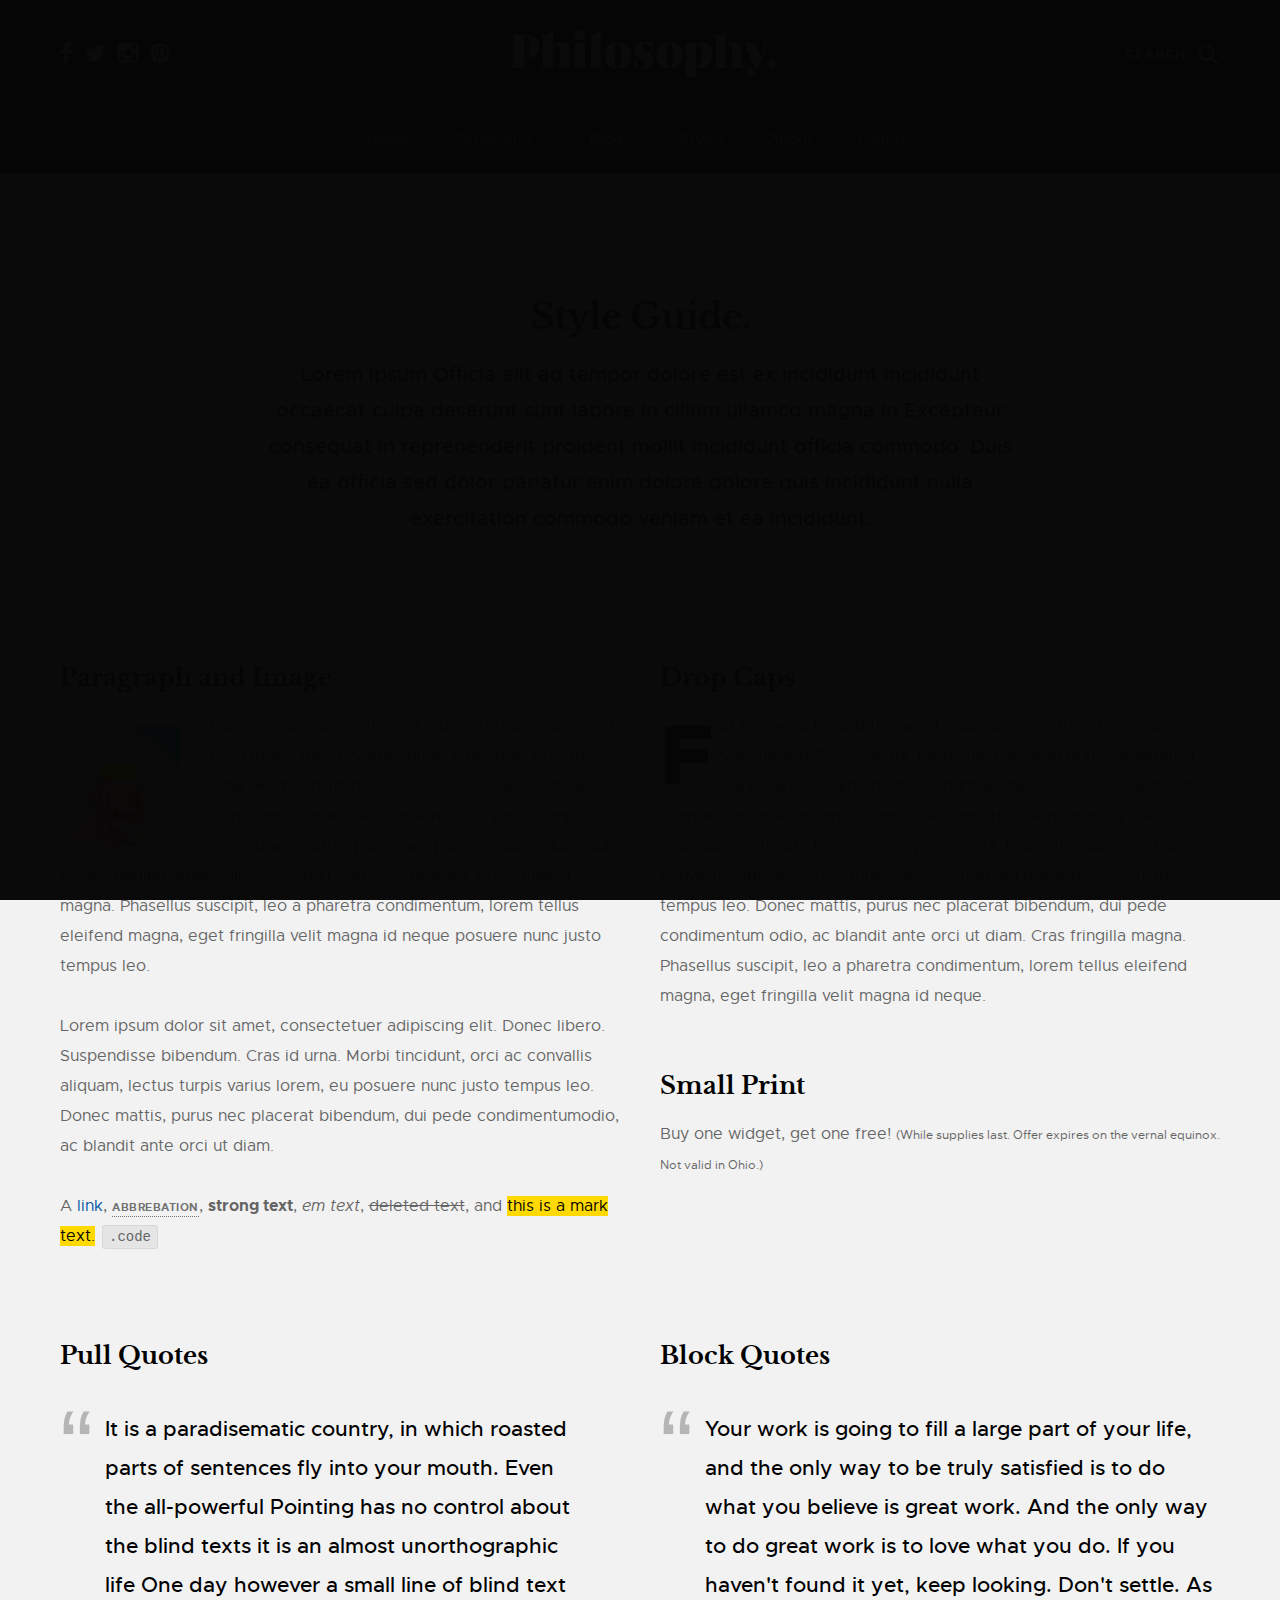
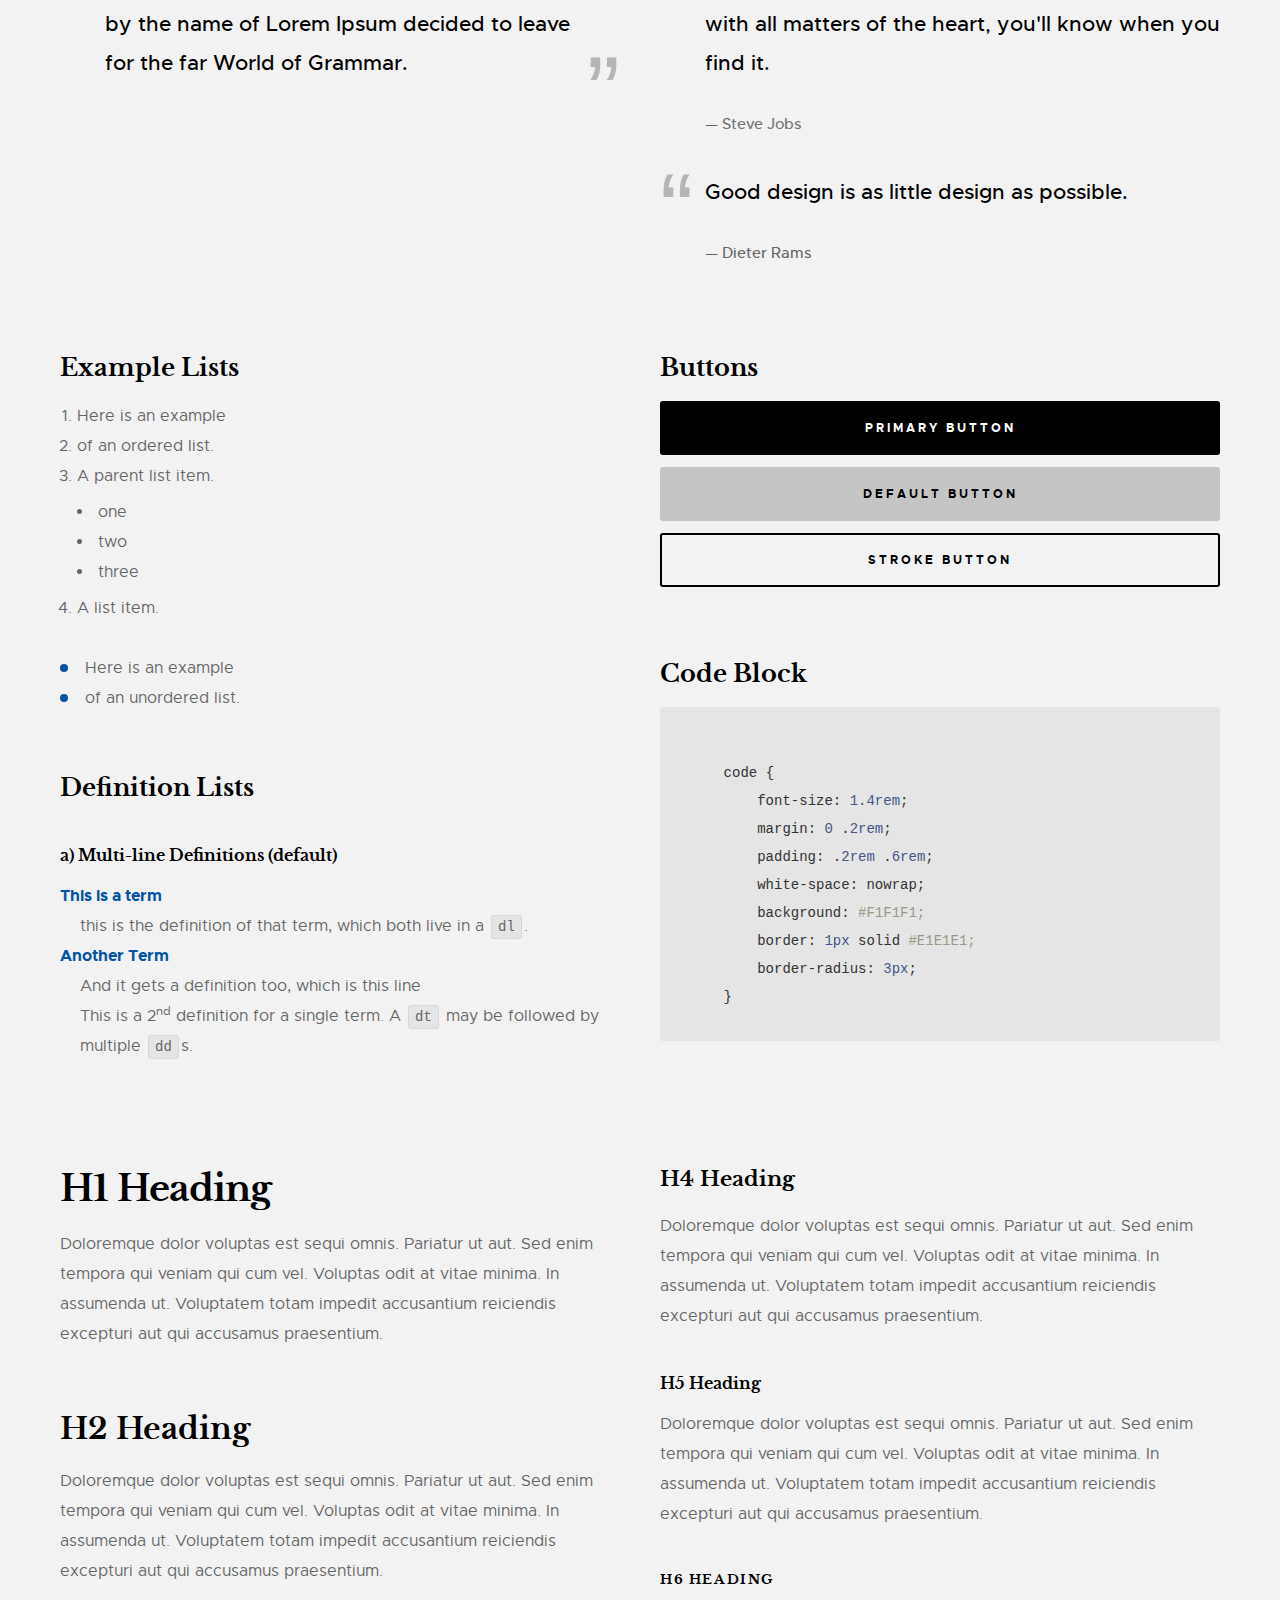
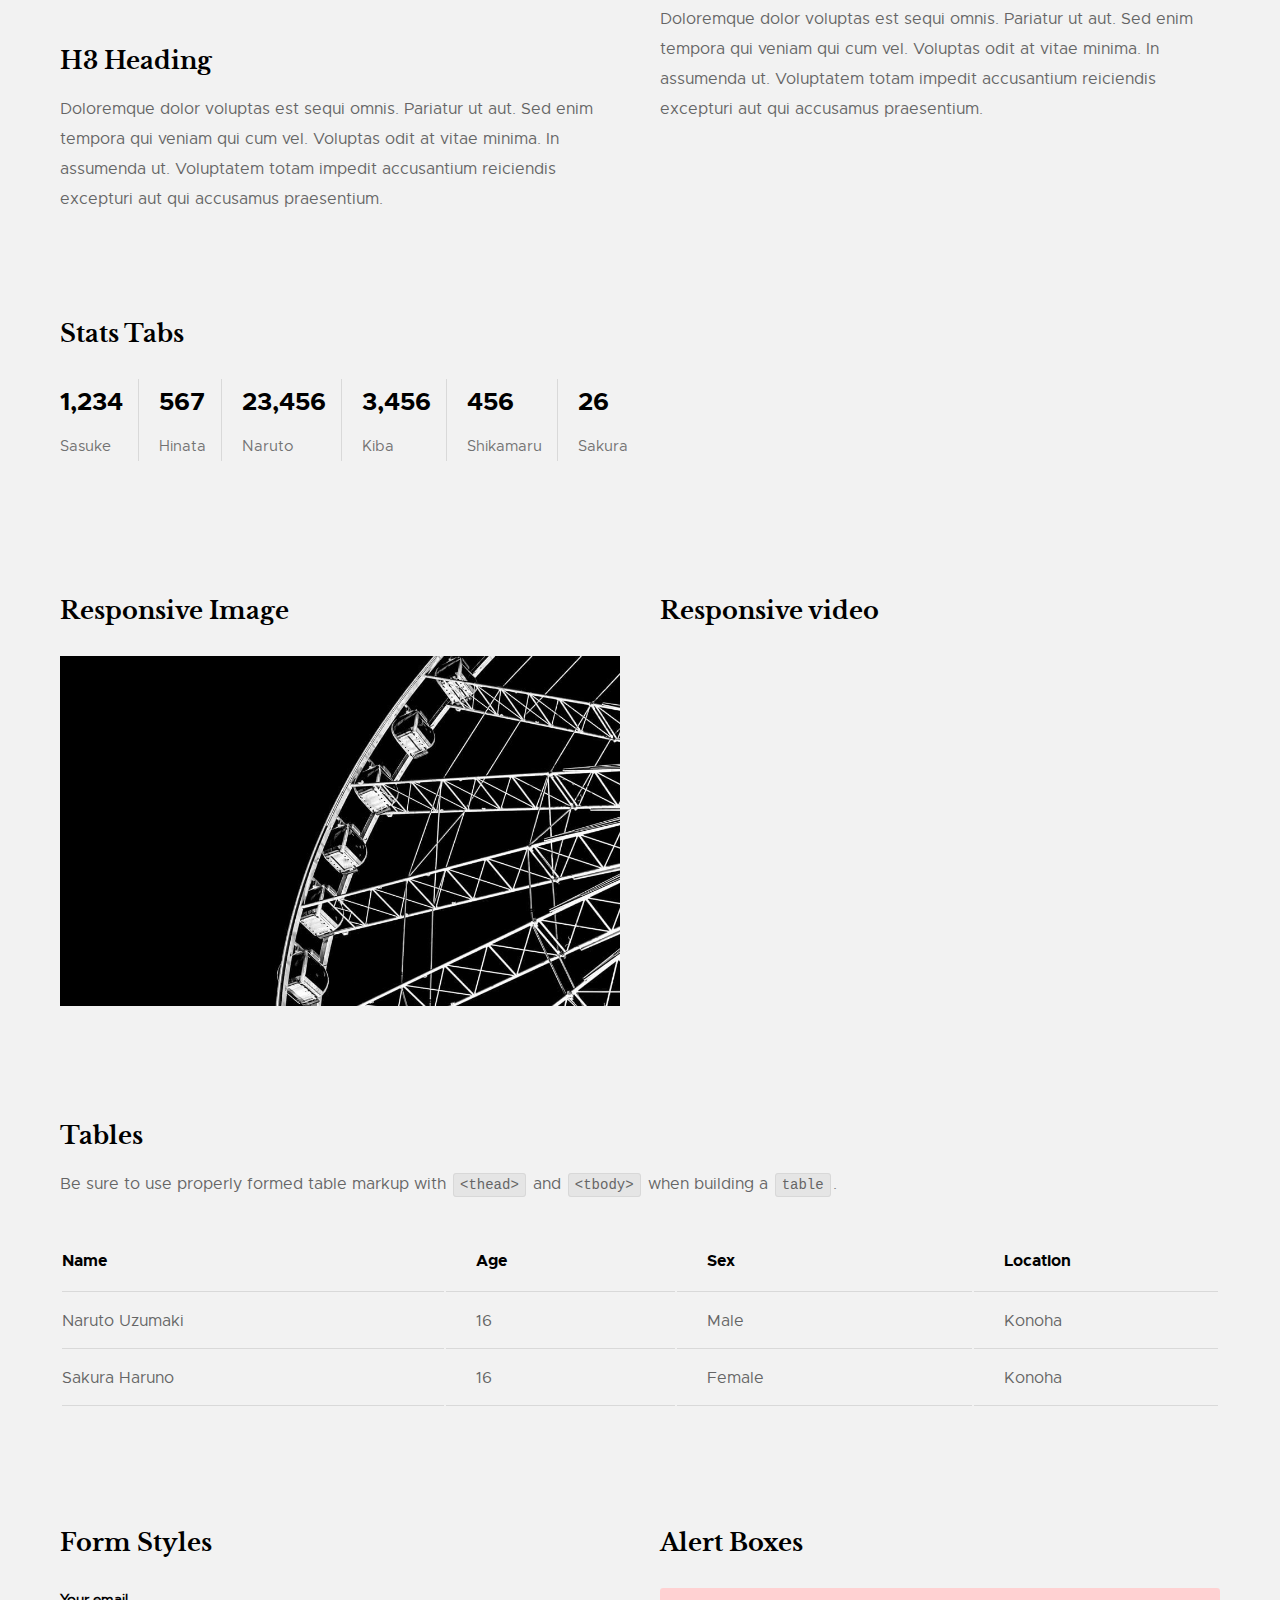
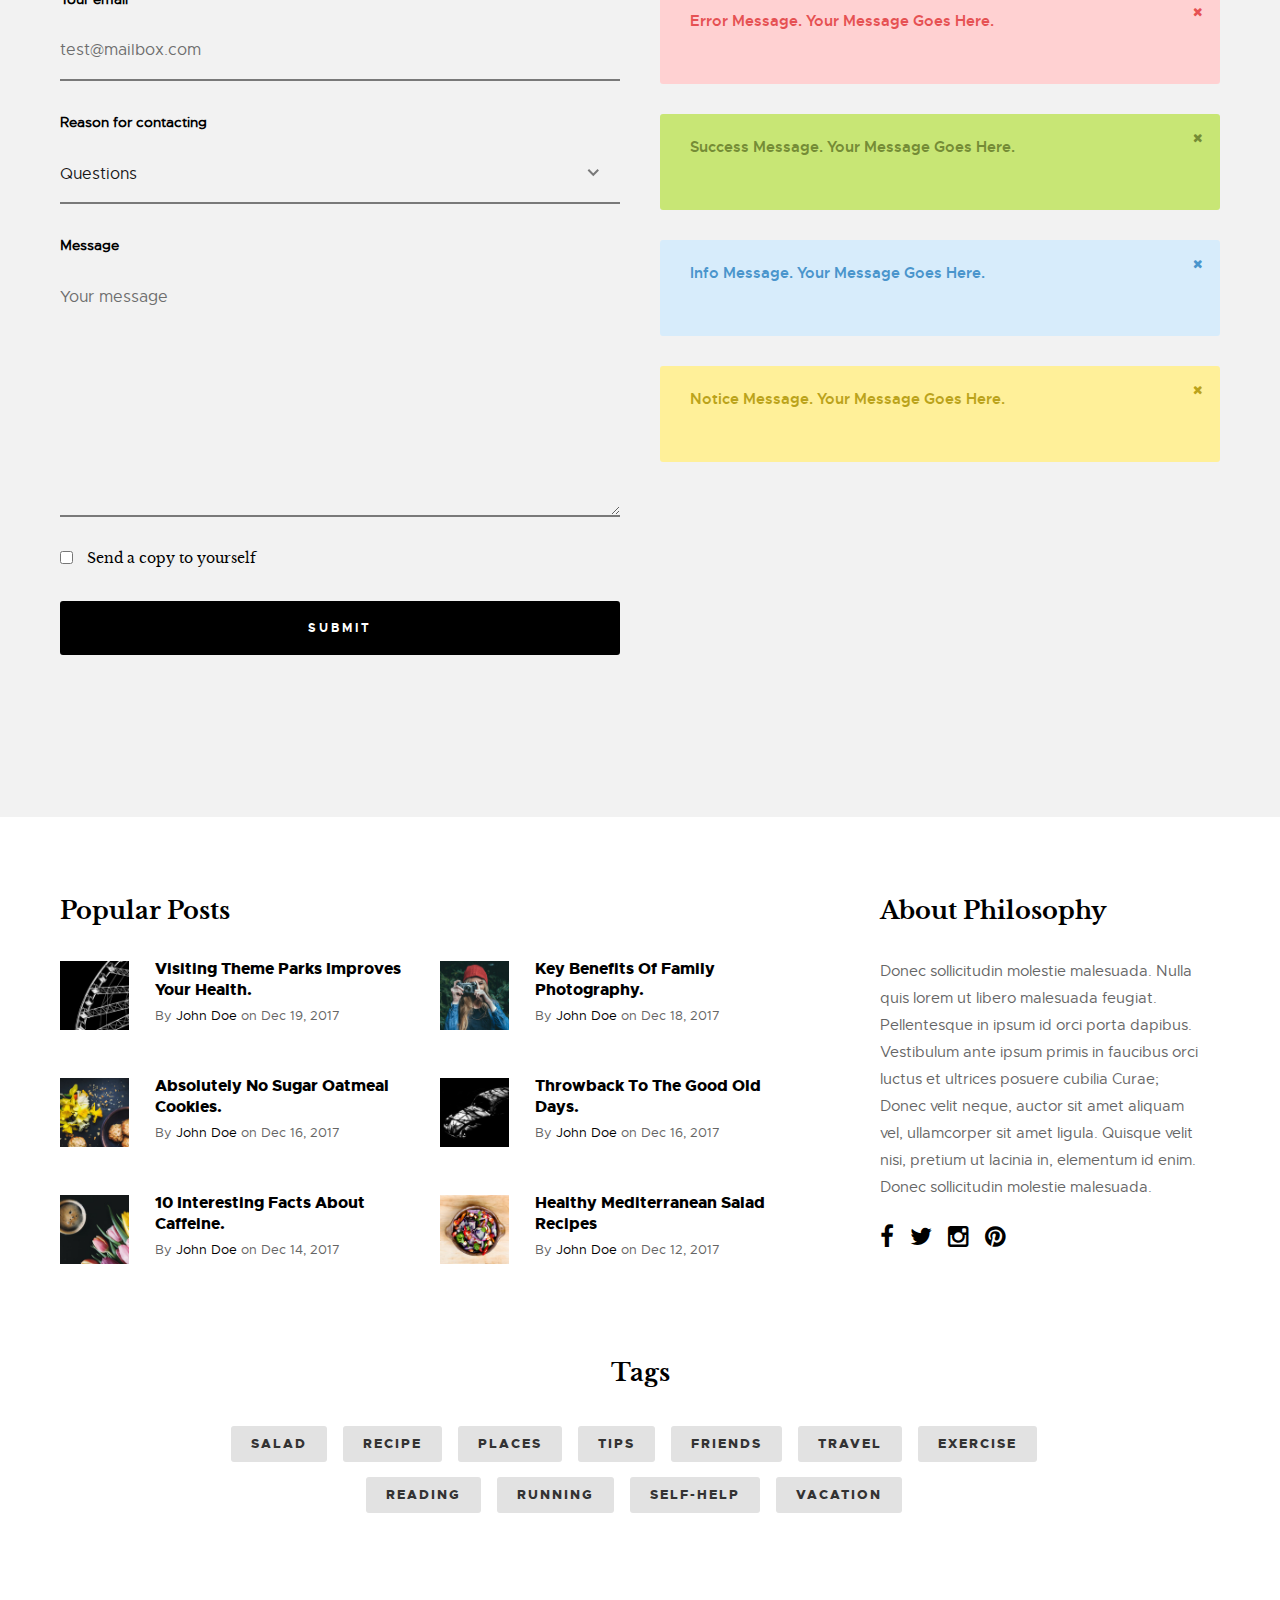
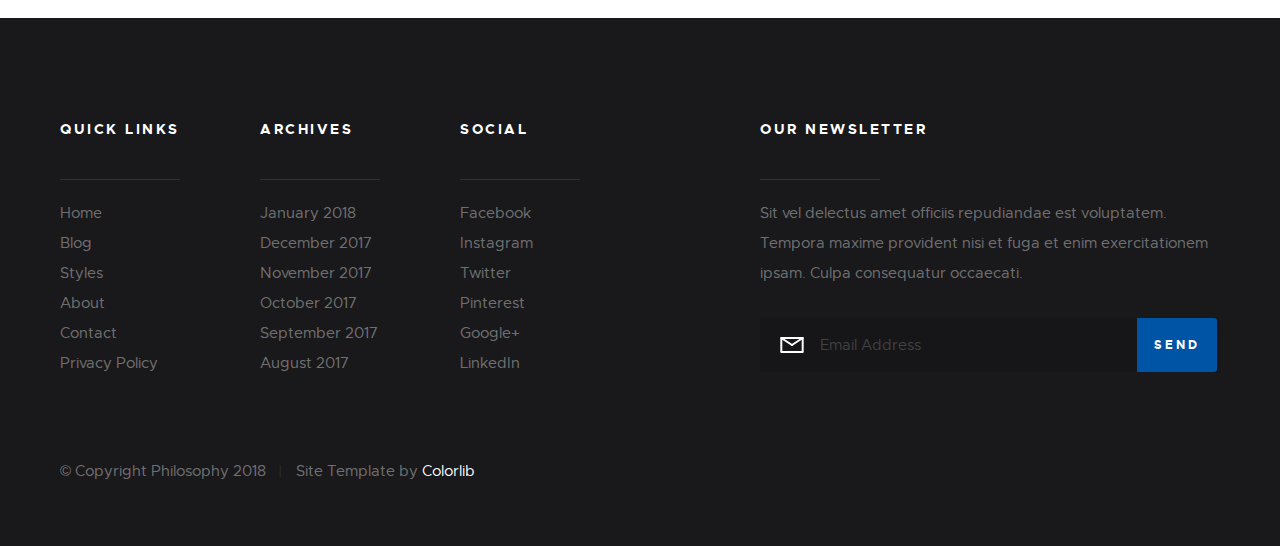
<file: style-guide.html>
<!DOCTYPE html>
<html class="no-js" lang="en">
<head>

    <!--- basic page needs
    ================================================== -->
    <meta charset="utf-8">
    <title>Style Guide - Philosophy</title>
    <meta name="description" content="">
    <meta name="author" content="">

    <!-- mobile specific metas
    ================================================== -->
    <meta name="viewport" content="width=device-width, initial-scale=1, maximum-scale=1">

    <!-- CSS
    ================================================== -->
    <link rel="stylesheet" href="css/base.css">
    <link rel="stylesheet" href="css/vendor.css">
    <link rel="stylesheet" href="css/main.css">

    <style type="text/css" media="screen">
        .s-styles { 
            background: #f2f2f2;
            padding-top: 12rem;
            padding-bottom: 12rem;
        }

        .s-styles .section-intro h1 {
            margin-top: 0;
        }
     </style> 

    <!-- script
    ================================================== -->
    <script src="js/modernizr.js"></script>
    <script src="js/pace.min.js"></script>

    <!-- favicons
    ================================================== -->
    <link rel="shortcut icon" href="favicon.ico" type="image/x-icon">
    <link rel="icon" href="favicon.ico" type="image/x-icon">

</head>

<body id="top">

    <!-- pageheader
    ================================================== -->
    <div class="s-pageheader">

        <header class="header">
            <div class="header__content row">

                <div class="header__logo">
                    <a class="logo" href="index.html">
                        <img src="images/logo.svg" alt="Homepage">
                    </a>
                </div> <!-- end header__logo -->

                <ul class="header__social">
                    <li>
                        <a href="#0"><i class="fa fa-facebook" aria-hidden="true"></i></a>
                    </li>
                    <li>
                        <a href="#0"><i class="fa fa-twitter" aria-hidden="true"></i></a>
                    </li>
                    <li>
                        <a href="#0"><i class="fa fa-instagram" aria-hidden="true"></i></a>
                    </li>
                    <li>
                        <a href="#0"><i class="fa fa-pinterest" aria-hidden="true"></i></a>
                    </li>
                </ul> <!-- end header__social -->

                <a class="header__search-trigger" href="#0"></a>

                <div class="header__search">

                    <form role="search" method="get" class="header__search-form" action="#">
                        <label>
                            <span class="hide-content">Search for:</span>
                            <input type="search" class="search-field" placeholder="Type Keywords" value="" name="s" title="Search for:" autocomplete="off">
                        </label>
                        <input type="submit" class="search-submit" value="Search">
                    </form>
        
                    <a href="#0" title="Close Search" class="header__overlay-close">Close</a>

                </div>  <!-- end header__search -->


                <a class="header__toggle-menu" href="#0" title="Menu"><span>Menu</span></a>

                <nav class="header__nav-wrap">

                    <h2 class="header__nav-heading h6">Site Navigation</h2>

                    <ul class="header__nav">
                        <li><a href="index.html" title="">Home</a></li>
                        <li class="has-children">
                            <a href="#0" title="">Categories</a>
                            <ul class="sub-menu">
                            <li><a href="category.html">Lifestyle</a></li>
                            <li><a href="category.html">Health</a></li>
                            <li><a href="category.html">Family</a></li>
                            <li><a href="category.html">Management</a></li>
                            <li><a href="category.html">Travel</a></li>
                            <li><a href="category.html">Work</a></li>
                            </ul>
                        </li>
                        <li class="has-children">
                            <a href="#0" title="">Blog</a>
                            <ul class="sub-menu">
                            <li><a href="single-video.html">Video Post</a></li>
                            <li><a href="single-audio.html">Audio Post</a></li>
                            <li><a href="single-gallery.html">Gallery Post</a></li>
                            <li><a href="single-standard.html">Standard Post</a></li>
                            </ul>
                        </li>
                        <li><a href="style-guide.html" title="">Styles</a></li>
                        <li><a href="about.html" title="">About</a></li>
                        <li><a href="contact.html" title="">Contact</a></li>
                    </ul> <!-- end header__nav -->

                    <a href="#0" title="Close Menu" class="header__overlay-close close-mobile-menu">Close</a>

                </nav> <!-- end header__nav-wrap -->

            </div> <!-- header-content -->
        </header> <!-- header -->

    </div> <!-- end s-pageheader -->


    <!-- styles
    ================================================== -->
    <section id="styles" class="s-styles">
    
        <div class="row narrow section-intro add-bottom text-center">

            <div class="col-twelve tab-full">

                <h1>Style Guide.</h1>

                <p class="lead">Lorem ipsum Officia elit ad tempor dolore est ex incididunt incididunt occaecat culpa deserunt sunt labore in cillum ullamco magna in Excepteur consequat in reprehenderit proident mollit incididunt officia commodo.
                Duis ea officia sed dolor pariatur enim dolore dolore quis incididunt nulla exercitation commodo veniam et ea incididunt.</p>

            </div>

        </div>

        <div class="row">

            <div class="col-six tab-full">

                <h3>Paragraph and Image</h3>

                <p>
                <a href="#"><img width="120" height="120" class="pull-left" alt="sample-image" src="images/sample-image.jpg"></a>
                Lorem ipsum dolor sit amet, consectetuer adipiscing elit. Donec libero. Suspendisse bibendum.Cras id urna. Morbi tincidunt, orci ac convallis aliquam, lectus turpis varius lorem, eu posuere nunc justo tempus leo. Donec mattis, purus nec placerat bibendum, dui pede condimentum odio, ac blandit ante orci ut diam. Cras fringilla magna. Phasellus suscipit, leo a pharetra condimentum, lorem tellus eleifend magna, eget fringilla velit magna id neque posuere nunc justo tempus leo. </p>

                <p>
                Lorem ipsum dolor sit amet, consectetuer adipiscing elit. Donec libero. Suspendisse bibendum. Cras id urna. Morbi tincidunt, orci ac convallis aliquam, lectus turpis varius lorem, eu posuere nunc justo tempus leo. Donec mattis, purus nec placerat bibendum, dui pede condimentumodio, ac blandit ante orci ut diam.	
                </p>

                <p>A <a href="#">link</a>,
                <abbr title="this really isn't a very good description">abbrebation</abbr>,
                <strong>strong text</strong>,
                <em>em text</em>,
                <del>deleted text</del>, and
                <mark>this is a mark text.</mark>
                <code>.code</code>
                </p>

            </div>

            <div class="col-six tab-full">

                <h3>Drop Caps</h3>

                <p class="drop-cap">Far far away, behind the word mountains, far from the countries Vokalia and Consonantia,
                there live the blind texts. Separated they live in Bookmarksgrove right at the coast of the
                Semantics, a large language ocean. A small river named Duden flows by their place and supplies it with the necessary regelialia. Morbi tincidunt, orci ac convallis aliquam, lectus turpis varius lorem, eu	posuere nunc justo tempus leo. Donec mattis, purus nec placerat bibendum, dui pede condimentum odio, ac blandit ante orci ut diam. Cras fringilla magna. Phasellus suscipit, leo a pharetra condimentum, lorem tellus eleifend magna, eget fringilla velit magna id neque.
                </p>

                <h3>Small Print</h3>

                <p>Buy one widget, get one free!
                <small>(While supplies last. Offer expires on the vernal equinox. Not valid in Ohio.)</small>
                </p>

            </div>

        </div> <!-- end row -->

        <div class="row">

            <div class="col-six tab-full">

                <h3>Pull Quotes</h3>

                <aside class="pull-quote">
                    <blockquote>
                    <p>It is a paradisematic country, in which roasted parts of
                    sentences fly into your mouth. Even the all-powerful Pointing has no control about the blind
                    texts it is an almost unorthographic life One day however a small line of blind text by the name
                    of Lorem Ipsum decided to leave for the far World of Grammar.</p>
                    </blockquote>
                </aside>

            </div>

            <div class="col-six tab-full">

                <h3>Block Quotes</h3>

                <blockquote cite="http://where-i-got-my-info-from.com">
                <p>Your work is going to fill a large part of your life, and the only way to be truly satisfied is
                to do what you believe is great work. And the only way to do great work is to love what you do.
                If you haven't found it yet, keep looking. Don't settle. As with all matters of the heart, you'll know when you find it.
                </p>
                <cite>
                    <a href="#">Steve Jobs</a>
                </cite>
                </blockquote>

                <blockquote>
                <p>Good design is as little design as possible.</p>
                <cite>Dieter Rams</cite>
                </blockquote>

            </div>

        </div> <!-- end row -->

        <div class="row half-bottom">

            <div class="col-six tab-full">

                <h3>Example Lists</h3>

                <ol>
                    <li>Here is an example</li>
                    <li>of an ordered list.</li>
                    <li>A parent list item.
                            <ul>
                                <li>one</li>
                                <li>two</li>
                                <li>three</li>
                        </ul>
                        </li>
                        <li>A list item.</li>
                    </ol>

                <ul class="disc">
                    <li>Here is an example</li>
                    <li>of an unordered list.</li>
                </ul>

                <h3>Definition Lists</h3>

                <h5>a) Multi-line Definitions (default) </h5>

                <dl>
                    <dt><strong>This is a term</strong></dt>
                        <dd>this is the definition of that term, which both live in a <code>dl</code>.</dd>
                    <dt><strong>Another Term</strong></dt>
                        <dd>And it gets a definition too, which is this line</dd>
                        <dd>This is a 2<sup>nd</sup> definition for a single term. A <code>dt</code> may be followed by multiple <code>dd</code>s.</dd>
                </dl>

            </div>

            <div class="col-six tab-full">

                <h3>Buttons</h3>

                <p>
                    <a class="btn btn--primary full-width" href="#0">Primary Button</a>
                    <a class="btn full-width" href="#0">Default Button</a>
                    <a class="btn btn--stroke full-width" href="#0">Stroke Button</a>
                </p>

                <h3>Code Block</h3>
                
<pre><code>
    code {
        font-size: 1.4rem;
        margin: 0 .2rem;
        padding: .2rem .6rem;
        white-space: nowrap;
        background: #F1F1F1;
        border: 1px solid #E1E1E1;	
        border-radius: 3px;
    }
</code></pre>

            </div>

        </div> <!-- end row -->

        <div class="row half-bottom">

            <div class="col-six tab-full">
                    
                <h1>H1 Heading</h1>
                <p>Doloremque dolor voluptas est sequi omnis. Pariatur ut aut. Sed enim tempora qui veniam qui cum vel. 
                Voluptas odit at vitae minima. In assumenda ut. Voluptatem totam impedit accusantium reiciendis excepturi aut qui accusamus praesentium.</p>

                <h2>H2 Heading</h2>
                <p>Doloremque dolor voluptas est sequi omnis. Pariatur ut aut. Sed enim tempora qui veniam qui cum vel. 
                Voluptas odit at vitae minima. In assumenda ut. Voluptatem totam impedit accusantium reiciendis excepturi aut qui accusamus praesentium.</p>

                <h3>H3 Heading</h3>
                <p>Doloremque dolor voluptas est sequi omnis. Pariatur ut aut. Sed enim tempora qui veniam qui cum vel. 
                Voluptas odit at vitae minima. In assumenda ut. Voluptatem totam impedit accusantium reiciendis excepturi aut qui accusamus praesentium.</p>

            </div>

            <div class="col-six tab-full">
                    
                <h4>H4 Heading</h4>
                <p>Doloremque dolor voluptas est sequi omnis. Pariatur ut aut. Sed enim tempora qui veniam qui cum vel. 
                Voluptas odit at vitae minima. In assumenda ut. Voluptatem totam impedit accusantium reiciendis excepturi aut qui accusamus praesentium.</p>

                <h5>H5 Heading</h5>
                <p>Doloremque dolor voluptas est sequi omnis. Pariatur ut aut. Sed enim tempora qui veniam qui cum vel. 
                Voluptas odit at vitae minima. In assumenda ut. Voluptatem totam impedit accusantium reiciendis excepturi aut qui accusamus praesentium.</p>

                <h6>H6 Heading</h6>
                <p>Doloremque dolor voluptas est sequi omnis. Pariatur ut aut. Sed enim tempora qui veniam qui cum vel. 
                Voluptas odit at vitae minima. In assumenda ut. Voluptatem totam impedit accusantium reiciendis excepturi aut qui accusamus praesentium.</p>

            </div>

        </div>


        <div class="row half-bottom">

            <div class="col-twelve">

                    <h3>Stats Tabs</h3>

                <ul class="stats-tabs">
                    <li><a href="#">1,234 <em>Sasuke</em></a></li>
                    <li><a href="#">567 <em>Hinata</em></a></li>
                    <li><a href="#">23,456 <em>Naruto</em></a></li>
                    <li><a href="#">3,456 <em>Kiba</em></a></li>
                    <li><a href="#">456 <em>Shikamaru</em></a></li>
                    <li><a href="#">26 <em>Sakura</em></a></li>
                    </ul>

            </div>

        </div> <!-- end row -->


        <div class="row half-bottom">

            <div class="col-six tab-full">

                <h3 class="add-bottom">Responsive Image</h3>

                <p><img src="images/wheel-500.jpg" 
                    srcset="images/wheel-1000.jpg 1000w, 
                    images/wheel-500.jpg 500w" 
                    sizes="(max-width: 1000px) 100vw, 1000px" alt=""></p>

            </div>

            <div class="col-six tab-full">

                <h3 class="add-bottom">Responsive video</h3>

                <div class="video-container">
                <iframe src="https://player.vimeo.com/video/14592941?title=0&amp;byline=0&amp;portrait=0&amp;color=F64B39" width="500" height="281" frameborder="0" webkitallowfullscreen mozallowfullscreen allowfullscreen></iframe> 
                </div>

            </div>
            
        </div> <!-- end row -->


        <div class="row add-bottom">

            <div class="col-twelve">

                <h3>Tables</h3>
                <p>Be sure to use properly formed table markup with <code>&lt;thead&gt;</code> and <code>&lt;tbody&gt;</code> when building a <code>table</code>.</p>

                <div class="table-responsive">

                    <table>
                            <thead>
                            <tr>
                                <th>Name</th>
                                <th>Age</th>
                                <th>Sex</th>
                                <th>Location</th>
                            </tr>
                            </thead>
                            <tbody>
                            <tr>
                                <td>Naruto Uzumaki</td>
                                <td>16</td>
                                <td>Male</td>
                                <td>Konoha</td>
                            </tr>
                            <tr>
                                <td>Sakura Haruno</td>
                                <td>16</td>
                                <td>Female</td>
                                <td>Konoha</td>
                            </tr>
                            </tbody>
                    </table>

                </div>

            </div>
            
        </div> <!-- end row -->
    

        <div class="row">

            <div class="col-six tab-full">

                <h3 class="add-bottom">Form Styles</h3>

                <form>
                    <div>
                        <label for="sampleInput">Your email</label>
                        <input class="full-width" type="email" placeholder="test@mailbox.com" id="sampleInput">
                    </div>
                    <div>
                        <label for="sampleRecipientInput">Reason for contacting</label>
                        <div class="cl-custom-select">
                            <select class="full-width" id="sampleRecipientInput">
                                <option value="Option 1">Questions</option>
                                <option value="Option 2">Report</option>
                                <option value="Option 3">Others</option>
                            </select>
                        </div>
                    </div>
                    
                    <label for="exampleMessage">Message</label>
                    <textarea class="full-width" placeholder="Your message" id="exampleMessage"></textarea>

                    <label class="add-bottom">
                        <input type="checkbox">
                        <span class="label-text">Send a copy to yourself</span>
                    </label>
                    
                    <input class="btn--primary full-width" type="submit" value="Submit">

                </form>

            </div>

            <div class="col-six tab-full">

                <h3 class="add-bottom">Alert Boxes</h3>

                
                <div class="alert-box alert-box--error hideit">
                    <p>Error Message. Your Message Goes Here.</p>
                    <i class="fa fa-times alert-box__close"></i>
                </div> <!-- end error -->
                        
                <div class="alert-box alert-box--success hideit">
                    <p>Success Message. Your Message Goes Here.</p>
                    <i class="fa fa-times alert-box__close"></i>
                </div> <!-- end success -->
                        
                <div class="alert-box alert-box--info hideit">
                    <p>Info Message. Your Message Goes Here.</p>
                    <i class="fa fa-times alert-box__close"></i>
                </div> <!-- end info -->
                        
                <div class="alert-box alert-box--notice hideit">
                    <p>Notice Message. Your Message Goes Here.</p>
                    <i class="fa fa-times alert-box__close"></i>
                </div> <!-- end notice -->
            
            </div>

        </div> <!-- end row -->

    </section> <!-- end styles -->


    <!-- s-extra
    ================================================== -->
    <section class="s-extra">

        <div class="row top">

            <div class="col-eight md-six tab-full popular">
                <h3>Popular Posts</h3>

                <div class="block-1-2 block-m-full popular__posts">
                    <article class="col-block popular__post">
                        <a href="#0" class="popular__thumb">
                            <img src="images/thumbs/small/wheel-150.jpg" alt="">
                        </a>
                        <h5><a href="#0">Visiting Theme Parks Improves Your Health.</a></h5>
                        <section class="popular__meta">
                                <span class="popular__author"><span>By</span> <a href="#0"> John Doe</a></span>
                            <span class="popular__date"><span>on</span> <time datetime="2017-12-19">Dec 19, 2017</time></span>
                        </section>
                    </article>
                    <article class="col-block popular__post">
                        <a href="#0" class="popular__thumb">
                            <img src="images/thumbs/small/shutterbug-150.jpg" alt="">
                        </a>
                        <h5><a href="#0">Key Benefits Of Family Photography.</a></h5>
                        <section class="popular__meta">
                            <span class="popular__author"><span>By</span> <a href="#0"> John Doe</a></span>
                            <span class="popular__date"><span>on</span> <time datetime="2017-12-18">Dec 18, 2017</time></span>
                        </section>
                    </article>
                    <article class="col-block popular__post">
                        <a href="#0" class="popular__thumb">
                            <img src="images/thumbs/small/cookies-150.jpg" alt="">
                        </a>
                        <h5><a href="#0">Absolutely No Sugar Oatmeal Cookies.</a></h5>
                        <section class="popular__meta">
                                <span class="popular__author"><span>By</span> <a href="#0"> John Doe</a></span>
                            <span class="popular__date"><span>on</span> <time datetime="2017-12-16">Dec 16, 2017</time></span>
                        </section>
                    </article>
                    <article class="col-block popular__post">
                        <a href="#0" class="popular__thumb">
                            <img src="images/thumbs/small/beetle-150.jpg" alt="">
                        </a>
                        <h5><a href="#0">Throwback To The Good Old Days.</a></h5>
                        <section class="popular__meta">
                            <span class="popular__author"><span>By</span> <a href="#0"> John Doe</a></span>
                            <span class="popular__date"><span>on</span> <time datetime="2017-12-16">Dec 16, 2017</time></span>
                        </section>
                    </article>
                    <article class="col-block popular__post">
                        <a href="#0" class="popular__thumb">
                            <img src="images/thumbs/small/tulips-150.jpg" alt="">
                        </a>
                        <h5><a href="#0">10 Interesting Facts About Caffeine.</a></h5>
                        <section class="popular__meta">
                            <span class="popular__author"><span>By</span> <a href="#0"> John Doe</a></span>
                            <span class="popular__date"><span>on</span> <time datetime="2017-12-14">Dec 14, 2017</time></span>
                        </section>
                    </article>
                    <article class="col-block popular__post">
                        <a href="#0" class="popular__thumb">
                            <img src="images/thumbs/small/salad-150.jpg" alt="">
                        </a>
                        <h5><a href="#0">Healthy Mediterranean Salad Recipes</a></h5>
                        <section class="popular__meta">
                            <span class="popular__author"><span>By</span> <a href="#0"> John Doe</a></span>
                            <span class="popular__date"><span>on</span> <time datetime="2017-12-12">Dec 12, 2017</time></span>
                        </section>
                    </article>
                </div> <!-- end popular_posts -->
            </div> <!-- end popular -->
            
            <div class="col-four md-six tab-full about">
                <h3>About Philosophy</h3>

                <p>
                Donec sollicitudin molestie malesuada. Nulla quis lorem ut libero malesuada feugiat. Pellentesque in ipsum id orci porta dapibus. Vestibulum ante ipsum primis in faucibus orci luctus et ultrices posuere cubilia Curae; Donec velit neque, auctor sit amet aliquam vel, ullamcorper sit amet ligula. Quisque velit nisi, pretium ut lacinia in, elementum id enim. Donec sollicitudin molestie malesuada.
                </p>

                <ul class="about__social">
                    <li>
                        <a href="#0"><i class="fa fa-facebook" aria-hidden="true"></i></a>
                    </li>
                    <li>
                        <a href="#0"><i class="fa fa-twitter" aria-hidden="true"></i></a>
                    </li>
                    <li>
                        <a href="#0"><i class="fa fa-instagram" aria-hidden="true"></i></a>
                    </li>
                    <li>
                        <a href="#0"><i class="fa fa-pinterest" aria-hidden="true"></i></a>
                    </li>
                </ul> <!-- end header__social -->
            </div> <!-- end about -->

        </div> <!-- end row -->

        <div class="row bottom tags-wrap">
            <div class="col-full tags">
                <h3>Tags</h3>

                <div class="tagcloud">
                    <a href="#0">Salad</a>
                    <a href="#0">Recipe</a>
                    <a href="#0">Places</a>
                    <a href="#0">Tips</a>
                    <a href="#0">Friends</a>
                    <a href="#0">Travel</a>
                    <a href="#0">Exercise</a>
                    <a href="#0">Reading</a>
                    <a href="#0">Running</a>
                    <a href="#0">Self-Help</a>
                    <a href="#0">Vacation</a>
                </div> <!-- end tagcloud -->
            </div> <!-- end tags -->
        </div> <!-- end tags-wrap -->

    </section> <!-- end s-extra -->


    <!-- s-footer
    ================================================== -->
    <footer class="s-footer">

        <div class="s-footer__main">
            <div class="row">
                
                <div class="col-two md-four mob-full s-footer__sitelinks">
                        
                    <h4>Quick Links</h4>

                    <ul class="s-footer__linklist">
                        <li><a href="#0">Home</a></li>
                        <li><a href="#0">Blog</a></li>
                        <li><a href="#0">Styles</a></li>
                        <li><a href="#0">About</a></li>
                        <li><a href="#0">Contact</a></li>
                        <li><a href="#0">Privacy Policy</a></li>
                    </ul>

                </div> <!-- end s-footer__sitelinks -->

                <div class="col-two md-four mob-full s-footer__archives">
                        
                    <h4>Archives</h4>

                    <ul class="s-footer__linklist">
                        <li><a href="#0">January 2018</a></li>
                        <li><a href="#0">December 2017</a></li>
                        <li><a href="#0">November 2017</a></li>
                        <li><a href="#0">October 2017</a></li>
                        <li><a href="#0">September 2017</a></li>
                        <li><a href="#0">August 2017</a></li>
                    </ul>

                </div> <!-- end s-footer__archives -->

                <div class="col-two md-four mob-full s-footer__social">
                        
                    <h4>Social</h4>

                    <ul class="s-footer__linklist">
                        <li><a href="#0">Facebook</a></li>
                        <li><a href="#0">Instagram</a></li>
                        <li><a href="#0">Twitter</a></li>
                        <li><a href="#0">Pinterest</a></li>
                        <li><a href="#0">Google+</a></li>
                        <li><a href="#0">LinkedIn</a></li>
                    </ul>

                </div> <!-- end s-footer__social -->

                <div class="col-five md-full end s-footer__subscribe">
                        
                    <h4>Our Newsletter</h4>

                    <p>Sit vel delectus amet officiis repudiandae est voluptatem. Tempora maxime provident nisi et fuga et enim exercitationem ipsam. Culpa consequatur occaecati.</p>

                    <div class="subscribe-form">
                        <form id="mc-form" class="group" novalidate="true">

                            <input type="email" value="" name="EMAIL" class="email" id="mc-email" placeholder="Email Address" required="">
                
                            <input type="submit" name="subscribe" value="Send">
                
                            <label for="mc-email" class="subscribe-message"></label>
                
                        </form>
                    </div>

                </div> <!-- end s-footer__subscribe -->

            </div>
        </div> <!-- end s-footer__main -->

        <div class="s-footer__bottom">
            <div class="row">
                <div class="col-full">
                    <div class="s-footer__copyright">
                        <span>© Copyright Philosophy 2018</span> 
                        <span>Site Template by <a href="https://colorlib.com/">Colorlib</a></span>
                    </div>

                    <div class="go-top">
                        <a class="smoothscroll" title="Back to Top" href="#top"></a>
                    </div>
                </div>
            </div>
        </div> <!-- end s-footer__bottom -->

    </footer> <!-- end s-footer -->


    <!-- preloader
    ================================================== -->
    <div id="preloader">
        <div id="loader">
            <div class="line-scale">
                <div></div>
                <div></div>
                <div></div>
                <div></div>
                <div></div>
            </div>
        </div>
    </div>


    <!-- Java Script
    ================================================== -->
    <script src="js/jquery-3.2.1.min.js"></script>
    <script src="js/plugins.js"></script>
    <script src="js/main.js"></script>

</body>

</html>
</file>
<file: css/base.css>
/* =================================================================== 
 *
 *  Philosophy v1.0 Base Stylesheet
 *  12-30-2017
 *  ------------------------------------------------------------------
 *
 *  TOC:
 *  # imports
 *  # normalize
 *  # basic/base setup styles
 *    ## Media
 *    ## Typography resets
 *    ## links
 *    ## inputs
 *  # grid
 *    ## medium size devices
 *    ## tablets
 *    ## mobile devices
 *    ## small mobile devices
 *  # block grids
 *    ## medium size devices
 *    ## tablets
 *    ## mobile devices
 *    ## small mobile devices
 *  # MISC
 *
 * =================================================================== */


/* ===================================================================
 *  # imports 
 *
 * ------------------------------------------------------------------- */
@import url("font-awesome/css/font-awesome.min.css");
@import url("fonts.css");


/* ===================================================================
 *  # normalize
 *  normalize.css v5.0.0 | MIT License | 
 *  github.com/necolas/normalize.css
 *
 * ------------------------------------------------------------------- */
html {
   font-family: sans-serif;
   line-height: 1.15;
   -ms-text-size-adjust: 100%;
   -webkit-text-size-adjust: 100%;
}

body {
   margin: 0;
}

article,
aside,
footer,
header,
nav,
section {
   display: block;
}

h1 {
   font-size: 2em;
   margin: 0.67em 0;
}

figcaption,
figure,
main {
   display: block;
}

figure {
   margin: 1em 40px;
}

hr {
   box-sizing: content-box;
   height: 0;
   overflow: visible;
}

pre {
   font-family: monospace, monospace;
   font-size: 1em;
}

a {
   background-color: transparent;
   -webkit-text-decoration-skip: objects;
}

a:active,
a:hover {
   outline-width: 0;
}

abbr[title] {
   border-bottom: none;
   text-decoration: underline;
   text-decoration: underline dotted;
}

b,
strong {
   font-weight: inherit;
}

b,
strong {
   font-weight: bolder;
}

code,
kbd,
samp {
   font-family: monospace, monospace;
   font-size: 1em;
}

dfn {
   font-style: italic;
}

mark {
   background-color: #ff0;
   color: #000;
}

small {
   font-size: 80%;
}

sub,
sup {
   font-size: 75%;
   line-height: 0;
   position: relative;
   vertical-align: baseline;
}

sub {
   bottom: -0.25em;
}

sup {
   top: -0.5em;
}

audio,
video {
   display: inline-block;
}

audio:not([controls]) {
   display: none;
   height: 0;
}

img {
   border-style: none;
}

svg:not(:root) {
   overflow: hidden;
}

button,
input,
optgroup,
select,
textarea {
   font-family: sans-serif;
   font-size: 100%;
   line-height: 1.15;
   margin: 0;
}

button,
input {
   overflow: visible;
}

button,
select {
   text-transform: none;
}

button,
html [type="button"],
[type="reset"],
[type="submit"] {
   -webkit-appearance: button;
}

button::-moz-focus-inner,
[type="button"]::-moz-focus-inner,
[type="reset"]::-moz-focus-inner,
[type="submit"]::-moz-focus-inner {
   border-style: none;
   padding: 0;
}

button:-moz-focusring,
[type="button"]:-moz-focusring,
[type="reset"]:-moz-focusring,
[type="submit"]:-moz-focusring {
   outline: 1px dotted ButtonText;
}

fieldset {
   border: 1px solid #c0c0c0;
   margin: 0 2px;
   padding: 0.35em 0.625em 0.75em;
}

legend {
   box-sizing: border-box;
   color: inherit;
   display: table;
   max-width: 100%;
   padding: 0;
   white-space: normal;
}

progress {
   display: inline-block;
   vertical-align: baseline;
}

textarea {
   overflow: auto;
}

[type="checkbox"],
[type="radio"] {
   box-sizing: border-box;
   padding: 0;
}

[type="number"]::-webkit-inner-spin-button,
[type="number"]::-webkit-outer-spin-button {
   height: auto;
}

[type="search"] {
   -webkit-appearance: textfield;
   outline-offset: -2px;
}

[type="search"]::-webkit-search-cancel-button,
[type="search"]::-webkit-search-decoration {
   -webkit-appearance: none;
}

::-webkit-file-upload-button {
   -webkit-appearance: button;
   font: inherit;
}

details,
menu {
   display: block;
}

summary {
   display: list-item;
}

canvas {
   display: inline-block;
}

template {
   display: none;
}

[hidden] {
   display: none;
}


/* ===================================================================
*  # basic/base setup styles
*
* ------------------------------------------------------------------- */
html {
   font-size: 62.5%;
   box-sizing: border-box;
}

*,
*::before,
*::after {
   box-sizing: inherit;
}

body {
   font-weight: normal;
   line-height: 1;
   word-wrap: break-word;
   text-rendering: optimizeLegibility;
   -webkit-overflow-scrolling: touch;
   -webkit-text-size-adjust: none;
}

body,
input,
button {
   -moz-osx-font-smoothing: grayscale;
   -webkit-font-smoothing: antialiased;
}

/* ------------------------------------------------------------------- 
 * ## Media
 * ------------------------------------------------------------------- */
img,
video {
   max-width: 100%;
   height: auto;
}

/* ------------------------------------------------------------------- 
 * ## Typography resets 
 * ------------------------------------------------------------------- */
div, dl, dt, dd, ul, ol, li, h1, h2, h3, h4, h5, h6, pre, form, p, blockquote, th, td {
   margin: 0;
   padding: 0;
}

h1, h2, h3, h4, h5, h6 {
   -webkit-font-smoothing: auto;
   -webkit-font-smoothing: antialiased;
   -webkit-font-variant-ligatures: common-ligatures;
   -moz-font-variant-ligatures: common-ligatures;
   font-variant-ligatures: common-ligatures;
   text-rendering: optimizeLegibility;
}

em,
i {
   font-style: italic;
   line-height: inherit;
}

strong,
b {
   font-weight: bold;
   line-height: inherit;
}

small {
   font-size: 60%;
   line-height: inherit;
}

ol,
ul {
   list-style: none;
}

li {
   display: block;
}

/* ------------------------------------------------------------------- 
 * ## links
 * ------------------------------------------------------------------- */
a {
   text-decoration: none;
   line-height: inherit;
}

a img {
   border: none;
}

/* ------------------------------------------------------------------- 
 *  ## inputs
 * ------------------------------------------------------------------- */
fieldset {
   margin: 0;
   padding: 0;
}

input[type="email"],
input[type="number"],
input[type="search"],
input[type="text"],
input[type="tel"],
input[type="url"],
input[type="password"],
textarea {
   -webkit-appearance: none;
   -moz-appearance: none;
   -ms-appearance: none;
   -o-appearance: none;
   appearance: none;
}


/* ===================================================================
 * # grid
 *
 * ------------------------------------------------------------------- */
.row {
   width: 94%;
   max-width: 1200px;
   margin: 0 auto;
}

.row:after {
   content: "";
   display: table;
   clear: both;
}

.row .row {
   width: auto;
   max-width: none;
   margin-left: -20px;
   margin-right: -20px;
}

/* column blocks
 * -------------------------------------- */
[class*="col-"] {
   float: left;
   padding: 0 20px;
}

[class*="col-"] + [class*="col-"].end {
   float: right;
}

/* column width classes 
 * -------------------------------------- */
.col-one {
   width: 8.33333%;
}

.col-two,
.col-1-6 {
   width: 16.66667%;
}

.col-three,
.col-1-4 {
   width: 25%;
}

.col-four,
.col-1-3 {
   width: 33.33333%;
}

.col-five {
   width: 41.66667%;
}

.col-six,
.col-1-2 {
   width: 50%;
}

.col-seven {
   width: 58.33333%;
}

.col-eight,
.col-2-3 {
   width: 66.66667%;
}

.col-nine,
.col-3-4 {
  width: 75%;
}

.col-ten,
.col-5-6 {
   width: 83.33333%;
}

.col-eleven {
   width: 91.66667%;
}

.col-twelve,
.col-full {
   width: 100%;
}


/* ------------------------------------------------------------------- 
 * ## medium size devices
 * ------------------------------------------------------------------- */
@media only screen and (max-width: 1200px) {
   .row .row {
      margin-left: -15px;
      margin-right: -15px;
   }

   [class*="col-"] {
      padding: 0 15px;
   }

   .md-two,
   .md-1-6 {
      width: 16.66667%;
   }

   .md-one {
      width: 8.33333%;
   }

   .md-three,
   .md-1-4 {
      width: 25%;
   }

   .md-four,
   .md-1-3 {
      width: 33.33333%;
   }

   .md-five {
      width: 41.66667%;
   }

   .md-six,
   .md-1-2 {
      width: 50%;
   }

   .md-seven {
      width: 58.33333%;
   }

   .md-eight,
   .md-2-3 {
      width: 66.66667%;
   }

   .md-nine,
   .md-3-4 {
      width: 75%;
   }

   .md-ten,
   .md-5-6 {
      width: 83.33333%;
   }

   .md-eleven {
      width: 91.66667%;
   }

   .md-twelve,
   .md-full {
      width: 100%;
   }
}

/* ------------------------------------------------------------------- 
 * ## tablets
 * ------------------------------------------------------------------- */
@media only screen and (max-width: 800px) {
   .row {
      width: 90%;
   }

   .tab-1-4 {
      width: 25%;
   }

   .tab-1-3 {
      width: 33.33333%;
   }

   .tab-1-2 {
      width: 50%;
   }

   .tab-2-3 {
      width: 66.66667%;
   }

   .tab-3-4 {
      width: 75%;
   }

   .tab-full {
      width: 100%;
   }

   .hide-on-tablet {
      display: none;
   }
}

/* ------------------------------------------------------------------- 
 * ## mobile devices
 * ------------------------------------------------------------------- */
@media only screen and (max-width: 600px) {
   .row {
      width: auto;
      padding-left: 25px;
      padding-right: 25px;
   }

   .row .row {
      margin-left: -10px;
      margin-right: -10px;
      padding-left: 0;
      padding-right: 0;
   }

   [class*="col-"] {
      padding: 0 10px;
   }

   .mob-1-4 {
      width: 25%;
   }

   .mob-1-3 {
      width: 33.33333%;
   }

   .mob-1-2 {
      width: 50%;
   }

   .mob-2-3 {
      width: 66.66667%;
   }

   .mob-3-4 {
      width: 75%;
   }

   .mob-full {
      width: 100%;
   }

   .hide-on-mobile {
      display: none;
   }
}

/* ------------------------------------------------------------------- 
 * ## small mobile devices
 * ------------------------------------------------------------------- */

/* stack columns on small mobile devices
 * ------------------------------------------------------------------- */
@media only screen and (max-width: 400px) {
   .row .row {
      margin-left: 0;
      margin-right: 0;
   }

   [class*="col-"] {
      width: 100% !important;
      float: none !important;
      clear: both !important;
      margin-left: 0;
      margin-right: 0;
      padding: 0;
   }

   [class*="col-"] + [class*="col-"].end {
      float: none;
   }
}


/* ===================================================================
 * # block grids
 *
 * ------------------------------------------------------------------- */

/* Equally-sized columns define at row level
 * ------------------------------------------------------------------- */
[class*="block-"]:after {
   content: "";
   display: table;
   clear: both;
}

.block-1-6 .col-block {
   width: 16.66667%;
}

.block-1-5 .col-block {
   width: 20%;
}

.block-1-4 .col-block {
   width: 25%;
}

.block-1-3 .col-block {
   width: 33.33333%;
}

.block-1-2 .col-block {
   width: 50%;
}

/**
 * Clearing for block grid columns. Allow columns with 
 * different heights to align properly.
 */
.block-1-6 .col-block:nth-child(6n + 1),
.block-1-5 .col-block:nth-child(5n + 1),
.block-1-4 .col-block:nth-child(4n + 1),
.block-1-3 .col-block:nth-child(3n + 1),
.block-1-2 .col-block:nth-child(2n + 1) {
   clear: both;
}

/* ------------------------------------------------------------------- 
 * ## medium size devices
 * ------------------------------------------------------------------- */
@media only screen and (max-width: 1200px) {
   .block-m-1-6 .col-block {
      width: 16.66667%;
   }

   .block-m-1-5 .col-block {
      width: 20%;
   }

   .block-m-1-4 .col-block {
      width: 25%;
   }

   .block-m-1-3 .col-block {
      width: 33.33333%;
   }

   .block-m-1-2 .col-block {
      width: 50%;
   }

   .block-m-full .col-block {
      width: 100%;
      clear: both;
   }

   [class*="block-m-"] .col-block:nth-child(n) {
      clear: none;
   }

   .block-m-1-6 .col-block:nth-child(6n + 1),
   .block-m-1-5 .col-block:nth-child(5n + 1),
   .block-m-1-4 .col-block:nth-child(4n + 1),
   .block-m-1-3 .col-block:nth-child(3n + 1),
   .block-m-1-2 .col-block:nth-child(2n + 1) {
      clear: both;
   }
}

/* ------------------------------------------------------------------- 
 * ## tablets
 * ------------------------------------------------------------------- */
@media only screen and (max-width: 800px) {
   .block-tab-1-6 .col-block {
      width: 16.66667%;
   }

   .block-tab-1-5 .col-block {
      width: 20%;
   }

   .block-tab-1-4 .col-block {
      width: 25%;
   }

   .block-tab-1-3 .col-block {
      width: 33.33333%;
   }

   .block-tab-1-2 .col-block {
      width: 50%;
   }

   .block-tab-full .col-block {
      width: 100%;
      clear: both;
   }

   [class*="block-tab-"] .col-block:nth-child(n) {
      clear: none;
   }

   .block-tab-1-6 .col-block:nth-child(6n + 1),
   .block-tab-1-6 .col-block:nth-child(5n + 1),
   .block-tab-1-4 .col-block:nth-child(4n + 1),
   .block-tab-1-3 .col-block:nth-child(3n + 1),
   .block-tab-1-2 .col-block:nth-child(2n + 1) {
      clear: both;
   }
}

/* ------------------------------------------------------------------- 
 * ## mobile devices
 * ------------------------------------------------------------------- */
@media only screen and (max-width: 600px) {
   .block-mob-1-6 .col-block {
      width: 16.66667%;
   }

   .block-mob-1-5 .col-block {
      width: 20%;
   }

   .block-mob-1-4 .col-block {
      width: 25%;
   }

   .block-mob-1-3 .col-block {
      width: 33.33333%;
   }

   .block-mob-1-2 .col-block {
      width: 50%;
   }

   .block-mob-full .col-block {
      width: 100%;
      clear: both;
   }

   [class*="block-mob-"] .col-block:nth-child(n) {
      clear: none;
   }

   .block-mob-1-6 .col-block:nth-child(6n + 1),
   .block-mob-1-5 .col-block:nth-child(5n + 1),
   .block-mob-1-4 .col-block:nth-child(4n + 1),
   .block-mob-1-3 .col-block:nth-child(3n + 1),
   .block-mob-1-2 .col-block:nth-child(2n + 1) {
      clear: both;
   }
}

/* ------------------------------------------------------------------- 
 * ## small mobile devices
 * ------------------------------------------------------------------- */

/* stack columns on small mobile devices
 * ------------------------------------------------------------------- */
@media only screen and (max-width: 400px) {
   .stack .col-block {
      width: 100% !important;
      float: none !important;
      clear: both !important;
      margin-left: 0;
      margin-right: 0;
   }
}


/* ===================================================================
 * # MISC
 *
 * ------------------------------------------------------------------- */
.group:after {
   content: "";
   display: table;
   clear: both;
}

/* Misc Helper Styles
 * -------------------------------------- */
.is-hidden {
   display: none;
}

.is-invisible {
   visibility: hidden;
}

.antialiased {
   -webkit-font-smoothing: antialiased;
   -moz-osx-font-smoothing: grayscale;
}

.overflow-hidden {
   overflow: hidden;
}

.remove-bottom {
   margin-bottom: 0;
}

.half-bottom {
   margin-bottom: 1.5rem !important;
}

.add-bottom {
   margin-bottom: 3rem !important;
}

.no-border {
   border: none;
}

.full-width {
   width: 100%;
}

.text-center {
   text-align: center;
}

.text-left {
   text-align: left;
}

.text-right {
   text-align: right;
}

.pull-left {
   float: left;
}

.pull-right {
   float: right;
}

.align-center {
   margin-left: auto;
   margin-right: auto;
   text-align: center;
}

/*# sourceMappingURL=base.css.map */
</file>
<file: css/vendor.css>
/* =================================================================== 
 *
 *  Philosophy v1.0 Vendor/Third Party CSS 
 *  12-30-2017
 *  ------------------------------------------------------------------
 *
 *  TOC:
 *  # lity - v1.6.6 - 2016-04-22
 *  # Animate on Scroll
 *  # Slick Slider
 *  # MediaElement
 *  # prettyprint GitHub Theme
 *
 * =================================================================== */


/* ===================================================================
 * # lity - v1.6.6 - 2016-04-22
 *   http://sorgalla.com/lity/
 *   Copyright (c) 2016 Jan Sorgalla; Licensed MIT 
 * ------------------------------------------------------------------- */
.lity {
   z-index: 9990;
   position: fixed;
   top: 0;
   right: 0;
   bottom: 0;
   left: 0;
   white-space: nowrap;
   background: #ffffff;
   background: white;
   outline: none !important;
   opacity: 0;
   -webkit-transition: opacity 0.3s ease;
   -o-transition: opacity 0.3s ease;
   transition: opacity 0.3s ease;
}

.lity.lity-opened {
   opacity: 1;
}

.lity.lity-closed {
   opacity: 0;
}

.lity * {
   -webkit-box-sizing: border-box;
   -moz-box-sizing: border-box;
   box-sizing: border-box;
}

.lity-wrap {
   z-index: 9990;
   position: fixed;
   top: 0;
   right: 0;
   bottom: 0;
   left: 0;
   text-align: center;
   outline: none !important;
}

.lity-wrap:before {
   content: '';
   display: inline-block;
   height: 100%;
   vertical-align: middle;
   margin-right: -0.25em;
}

.lity-loader {
   z-index: 9991;
   color: #333;
   position: absolute;
   top: 50%;
   margin-top: -0.8em;
   width: 100%;
   text-align: center;
   font-size: 14px;
   font-family: Arial, Helvetica, sans-serif;
   opacity: 0;
   -webkit-transition: opacity 0.3s ease;
   -o-transition: opacity 0.3s ease;
   transition: opacity 0.3s ease;
}

.lity-loading .lity-loader {
   opacity: 1;
}

.lity-container {
   z-index: 9992;
   position: relative;
   text-align: left;
   vertical-align: middle;
   display: inline-block;
   white-space: normal;
   max-width: 100%;
   max-height: 100%;
   outline: none !important;
}

.lity-content {
   z-index: 9993;
   width: 100%;
   -webkit-transform: scale(1);
   -ms-transform: scale(1);
   -o-transform: scale(1);
   transform: scale(1);
   -webkit-transition: -webkit-transform 0.3s ease;
   -o-transition: -o-transform 0.3s ease;
   transition: transform 0.3s ease;
}

.lity-loading .lity-content,
.lity-closed .lity-content {
   -webkit-transform: scale(0.8);
   -ms-transform: scale(0.8);
   -o-transform: scale(0.8);
   transform: scale(0.8);
}

.lity-content:after {
   content: '';
   position: absolute;
   left: 0;
   top: 0;
   bottom: 0;
   display: block;
   right: 0;
   width: auto;
   height: auto;
   z-index: -1;
}

.lity-close {
   z-index: 9994;
   width: 42px;
   height: 42px;
   position: fixed;
   text-align: center !important;
   right: 20px;
   top: 20px;
   -webkit-appearance: none;
   cursor: pointer;
   text-decoration: none;
   text-align: center;
   padding: 0;
   margin: 0;
   color: black;
   font-style: normal;
   font-size: 30px;
   font-family: Arial, sans-serif;
   line-height: 42px;
   border: 0;
   background: transparent;
   outline: none;
   -webkit-box-shadow: none;
   box-shadow: none;
   font: 0/0 a;
   text-shadow: none;
   color: transparent;
   border-radius: 50%;
}

.lity-close::before,
.lity-close::after {
   display: block;
   content: "";
   height: 20px;
   width: 2px;
   background-color: black;
   position: absolute;
   top: 11px;
   left: 20px;
}

.lity-close::before {
   -webkit-transform: rotate(-45deg);
   -ms-transform: rotate(-45deg);
   transform: rotate(-45deg);
}

.lity-close::after {
   -webkit-transform: rotate(45deg);
   -ms-transform: rotate(45deg);
   transform: rotate(45deg);
}

.lity-close::-moz-focus-inner {
   border: 0;
   padding: 0;
}

.lity-close:hover,
.lity-close:focus,
.lity-close:active,
.lity-close:visited {
   text-decoration: none;
   text-align: center;
   padding: 0;
   color: #fff;
   font-style: normal;
   font-size: 30px;
   font-family: Arial, sans-serif;
   line-height: 36px;
   border: 0;
   background: transparent;
   outline: none;
   -webkit-box-shadow: none;
   box-shadow: none;
   font: 0/0 a;
   text-shadow: none;
   color: transparent;
}

.lity-close:hover::before,
.lity-close:hover::after,
.lity-close:focus::before,
.lity-close:focus::after,
.lity-close:active::before,
.lity-close:active::after,
.lity-close:visited::before,
.lity-close:visited::after {
   background-color: #0054a5;
}

/* Image */
.lity-image img {
   max-width: 100%;
   display: block;
   line-height: 0;
   border: 0;
}

/* iFrame */
.lity-iframe .lity-container {
   width: 100%;
   max-width: 964px;
}

.lity-iframe-container {
   width: 100%;
   height: 0;
   padding-top: 56.25%;
   overflow: auto;
   pointer-events: auto;
   -webkit-transform: translateZ(0);
   transform: translateZ(0);
   -webkit-overflow-scrolling: touch;
}

.lity-iframe-container iframe {
   position: absolute;
   display: block;
   top: 0;
   left: 0;
   width: 100%;
   height: 100%;
   background: #000;
}

.lity-hide {
   display: none;
}


/* ===================================================================
 * # Animate on Scroll 
 *   https://michalsnik.github.io/aos/
 *
 * ------------------------------------------------------------------- */
[data-aos][data-aos][data-aos-duration='50'],
body[data-aos-duration='50'] [data-aos] {
   transition-duration: 50ms;
}

[data-aos][data-aos][data-aos-delay='50'],
body[data-aos-delay='50'] [data-aos] {
   transition-delay: 0;
}

[data-aos][data-aos][data-aos-delay='50'].aos-animate,
body[data-aos-delay='50'] [data-aos].aos-animate {
   transition-delay: 50ms;
}

[data-aos][data-aos][data-aos-duration='100'],
body[data-aos-duration='100'] [data-aos] {
   transition-duration: .1s;
}

[data-aos][data-aos][data-aos-delay='100'],
body[data-aos-delay='100'] [data-aos] {
   transition-delay: 0;
}

[data-aos][data-aos][data-aos-delay='100'].aos-animate,
body[data-aos-delay='100'] [data-aos].aos-animate {
   transition-delay: .1s;
}

[data-aos][data-aos][data-aos-duration='150'],
body[data-aos-duration='150'] [data-aos] {
   transition-duration: .15s;
}

[data-aos][data-aos][data-aos-delay='150'],
body[data-aos-delay='150'] [data-aos] {
   transition-delay: 0;
}

[data-aos][data-aos][data-aos-delay='150'].aos-animate,
body[data-aos-delay='150'] [data-aos].aos-animate {
   transition-delay: .15s;
}

[data-aos][data-aos][data-aos-duration='200'],
body[data-aos-duration='200'] [data-aos] {
   transition-duration: .2s;
}

[data-aos][data-aos][data-aos-delay='200'],
body[data-aos-delay='200'] [data-aos] {
   transition-delay: 0;
}

[data-aos][data-aos][data-aos-delay='200'].aos-animate,
body[data-aos-delay='200'] [data-aos].aos-animate {
   transition-delay: .2s;
}

[data-aos][data-aos][data-aos-duration='250'],
body[data-aos-duration='250'] [data-aos] {
   transition-duration: .25s;
}

[data-aos][data-aos][data-aos-delay='250'],
body[data-aos-delay='250'] [data-aos] {
   transition-delay: 0;
}

[data-aos][data-aos][data-aos-delay='250'].aos-animate,
body[data-aos-delay='250'] [data-aos].aos-animate {
   transition-delay: .25s;
}

[data-aos][data-aos][data-aos-duration='300'],
body[data-aos-duration='300'] [data-aos] {
   transition-duration: .3s;
}

[data-aos][data-aos][data-aos-delay='300'],
body[data-aos-delay='300'] [data-aos] {
   transition-delay: 0;
}

[data-aos][data-aos][data-aos-delay='300'].aos-animate,
body[data-aos-delay='300'] [data-aos].aos-animate {
   transition-delay: .3s;
}

[data-aos][data-aos][data-aos-duration='350'],
body[data-aos-duration='350'] [data-aos] {
   transition-duration: .35s;
}

[data-aos][data-aos][data-aos-delay='350'],
body[data-aos-delay='350'] [data-aos] {
   transition-delay: 0;
}

[data-aos][data-aos][data-aos-delay='350'].aos-animate,
body[data-aos-delay='350'] [data-aos].aos-animate {
   transition-delay: .35s;
}

[data-aos][data-aos][data-aos-duration='400'],
body[data-aos-duration='400'] [data-aos] {
   transition-duration: .4s;
}

[data-aos][data-aos][data-aos-delay='400'],
body[data-aos-delay='400'] [data-aos] {
   transition-delay: 0;
}

[data-aos][data-aos][data-aos-delay='400'].aos-animate,
body[data-aos-delay='400'] [data-aos].aos-animate {
   transition-delay: .4s;
}

[data-aos][data-aos][data-aos-duration='450'],
body[data-aos-duration='450'] [data-aos] {
   transition-duration: .45s;
}

[data-aos][data-aos][data-aos-delay='450'],
body[data-aos-delay='450'] [data-aos] {
   transition-delay: 0;
}

[data-aos][data-aos][data-aos-delay='450'].aos-animate,
body[data-aos-delay='450'] [data-aos].aos-animate {
   transition-delay: .45s;
}

[data-aos][data-aos][data-aos-duration='500'],
body[data-aos-duration='500'] [data-aos] {
   transition-duration: .5s;
}

[data-aos][data-aos][data-aos-delay='500'],
body[data-aos-delay='500'] [data-aos] {
   transition-delay: 0;
}

[data-aos][data-aos][data-aos-delay='500'].aos-animate,
body[data-aos-delay='500'] [data-aos].aos-animate {
   transition-delay: .5s;
}

[data-aos][data-aos][data-aos-duration='550'],
body[data-aos-duration='550'] [data-aos] {
   transition-duration: .55s;
}

[data-aos][data-aos][data-aos-delay='550'],
body[data-aos-delay='550'] [data-aos] {
   transition-delay: 0;
}

[data-aos][data-aos][data-aos-delay='550'].aos-animate,
body[data-aos-delay='550'] [data-aos].aos-animate {
   transition-delay: .55s;
}

[data-aos][data-aos][data-aos-duration='600'],
body[data-aos-duration='600'] [data-aos] {
   transition-duration: .6s;
}

[data-aos][data-aos][data-aos-delay='600'],
body[data-aos-delay='600'] [data-aos] {
   transition-delay: 0;
}

[data-aos][data-aos][data-aos-delay='600'].aos-animate,
body[data-aos-delay='600'] [data-aos].aos-animate {
   transition-delay: .6s;
}

[data-aos][data-aos][data-aos-duration='650'],
body[data-aos-duration='650'] [data-aos] {
   transition-duration: .65s;
}

[data-aos][data-aos][data-aos-delay='650'],
body[data-aos-delay='650'] [data-aos] {
   transition-delay: 0;
}

[data-aos][data-aos][data-aos-delay='650'].aos-animate,
body[data-aos-delay='650'] [data-aos].aos-animate {
   transition-delay: .65s;
}

[data-aos][data-aos][data-aos-duration='700'],
body[data-aos-duration='700'] [data-aos] {
   transition-duration: .7s;
}

[data-aos][data-aos][data-aos-delay='700'],
body[data-aos-delay='700'] [data-aos] {
   transition-delay: 0;
}

[data-aos][data-aos][data-aos-delay='700'].aos-animate,
body[data-aos-delay='700'] [data-aos].aos-animate {
   transition-delay: .7s;
}

[data-aos][data-aos][data-aos-duration='750'],
body[data-aos-duration='750'] [data-aos] {
   transition-duration: .75s;
}

[data-aos][data-aos][data-aos-delay='750'],
body[data-aos-delay='750'] [data-aos] {
   transition-delay: 0;
}

[data-aos][data-aos][data-aos-delay='750'].aos-animate,
body[data-aos-delay='750'] [data-aos].aos-animate {
   transition-delay: .75s;
}

[data-aos][data-aos][data-aos-duration='800'],
body[data-aos-duration='800'] [data-aos] {
   transition-duration: .8s;
}

[data-aos][data-aos][data-aos-delay='800'],
body[data-aos-delay='800'] [data-aos] {
   transition-delay: 0;
}

[data-aos][data-aos][data-aos-delay='800'].aos-animate,
body[data-aos-delay='800'] [data-aos].aos-animate {
   transition-delay: .8s;
}

[data-aos][data-aos][data-aos-duration='850'],
body[data-aos-duration='850'] [data-aos] {
   transition-duration: .85s;
}

[data-aos][data-aos][data-aos-delay='850'],
body[data-aos-delay='850'] [data-aos] {
   transition-delay: 0;
}

[data-aos][data-aos][data-aos-delay='850'].aos-animate,
body[data-aos-delay='850'] [data-aos].aos-animate {
   transition-delay: .85s;
}

[data-aos][data-aos][data-aos-duration='900'],
body[data-aos-duration='900'] [data-aos] {
   transition-duration: .9s;
}

[data-aos][data-aos][data-aos-delay='900'],
body[data-aos-delay='900'] [data-aos] {
   transition-delay: 0;
}

[data-aos][data-aos][data-aos-delay='900'].aos-animate,
body[data-aos-delay='900'] [data-aos].aos-animate {
   transition-delay: .9s;
}

[data-aos][data-aos][data-aos-duration='950'],
body[data-aos-duration='950'] [data-aos] {
   transition-duration: .95s;
}

[data-aos][data-aos][data-aos-delay='950'],
body[data-aos-delay='950'] [data-aos] {
   transition-delay: 0;
}

[data-aos][data-aos][data-aos-delay='950'].aos-animate,
body[data-aos-delay='950'] [data-aos].aos-animate {
   transition-delay: .95s;
}

[data-aos][data-aos][data-aos-duration='1000'],
body[data-aos-duration='1000'] [data-aos] {
   transition-duration: 1s;
}

[data-aos][data-aos][data-aos-delay='1000'],
body[data-aos-delay='1000'] [data-aos] {
   transition-delay: 0;
}

[data-aos][data-aos][data-aos-delay='1000'].aos-animate,
body[data-aos-delay='1000'] [data-aos].aos-animate {
   transition-delay: 1s;
}

[data-aos][data-aos][data-aos-duration='1050'],
body[data-aos-duration='1050'] [data-aos] {
   transition-duration: 1.05s;
}

[data-aos][data-aos][data-aos-delay='1050'],
body[data-aos-delay='1050'] [data-aos] {
   transition-delay: 0;
}

[data-aos][data-aos][data-aos-delay='1050'].aos-animate,
body[data-aos-delay='1050'] [data-aos].aos-animate {
   transition-delay: 1.05s;
}

[data-aos][data-aos][data-aos-duration='1100'],
body[data-aos-duration='1100'] [data-aos] {
   transition-duration: 1.1s;
}

[data-aos][data-aos][data-aos-delay='1100'],
body[data-aos-delay='1100'] [data-aos] {
   transition-delay: 0;
}

[data-aos][data-aos][data-aos-delay='1100'].aos-animate,
body[data-aos-delay='1100'] [data-aos].aos-animate {
   transition-delay: 1.1s;
}

[data-aos][data-aos][data-aos-duration='1150'],
body[data-aos-duration='1150'] [data-aos] {
   transition-duration: 1.15s;
}

[data-aos][data-aos][data-aos-delay='1150'],
body[data-aos-delay='1150'] [data-aos] {
   transition-delay: 0;
}

[data-aos][data-aos][data-aos-delay='1150'].aos-animate,
body[data-aos-delay='1150'] [data-aos].aos-animate {
   transition-delay: 1.15s;
}

[data-aos][data-aos][data-aos-duration='1200'],
body[data-aos-duration='1200'] [data-aos] {
   transition-duration: 1.2s;
}

[data-aos][data-aos][data-aos-delay='1200'],
body[data-aos-delay='1200'] [data-aos] {
   transition-delay: 0;
}

[data-aos][data-aos][data-aos-delay='1200'].aos-animate,
body[data-aos-delay='1200'] [data-aos].aos-animate {
   transition-delay: 1.2s;
}

[data-aos][data-aos][data-aos-duration='1250'],
body[data-aos-duration='1250'] [data-aos] {
   transition-duration: 1.25s;
}

[data-aos][data-aos][data-aos-delay='1250'],
body[data-aos-delay='1250'] [data-aos] {
   transition-delay: 0;
}

[data-aos][data-aos][data-aos-delay='1250'].aos-animate,
body[data-aos-delay='1250'] [data-aos].aos-animate {
   transition-delay: 1.25s;
}

[data-aos][data-aos][data-aos-duration='1300'],
body[data-aos-duration='1300'] [data-aos] {
   transition-duration: 1.3s;
}

[data-aos][data-aos][data-aos-delay='1300'],
body[data-aos-delay='1300'] [data-aos] {
   transition-delay: 0;
}

[data-aos][data-aos][data-aos-delay='1300'].aos-animate,
body[data-aos-delay='1300'] [data-aos].aos-animate {
   transition-delay: 1.3s;
}

[data-aos][data-aos][data-aos-duration='1350'],
body[data-aos-duration='1350'] [data-aos] {
   transition-duration: 1.35s;
}

[data-aos][data-aos][data-aos-delay='1350'],
body[data-aos-delay='1350'] [data-aos] {
   transition-delay: 0;
}

[data-aos][data-aos][data-aos-delay='1350'].aos-animate,
body[data-aos-delay='1350'] [data-aos].aos-animate {
   transition-delay: 1.35s;
}

[data-aos][data-aos][data-aos-duration='1400'],
body[data-aos-duration='1400'] [data-aos] {
   transition-duration: 1.4s;
}

[data-aos][data-aos][data-aos-delay='1400'],
body[data-aos-delay='1400'] [data-aos] {
   transition-delay: 0;
}

[data-aos][data-aos][data-aos-delay='1400'].aos-animate,
body[data-aos-delay='1400'] [data-aos].aos-animate {
   transition-delay: 1.4s;
}

[data-aos][data-aos][data-aos-duration='1450'],
body[data-aos-duration='1450'] [data-aos] {
   transition-duration: 1.45s;
}

[data-aos][data-aos][data-aos-delay='1450'],
body[data-aos-delay='1450'] [data-aos] {
   transition-delay: 0;
}

[data-aos][data-aos][data-aos-delay='1450'].aos-animate,
body[data-aos-delay='1450'] [data-aos].aos-animate {
   transition-delay: 1.45s;
}

[data-aos][data-aos][data-aos-duration='1500'],
body[data-aos-duration='1500'] [data-aos] {
   transition-duration: 1.5s;
}

[data-aos][data-aos][data-aos-delay='1500'],
body[data-aos-delay='1500'] [data-aos] {
   transition-delay: 0;
}

[data-aos][data-aos][data-aos-delay='1500'].aos-animate,
body[data-aos-delay='1500'] [data-aos].aos-animate {
   transition-delay: 1.5s;
}

[data-aos][data-aos][data-aos-duration='1550'],
body[data-aos-duration='1550'] [data-aos] {
   transition-duration: 1.55s;
}

[data-aos][data-aos][data-aos-delay='1550'],
body[data-aos-delay='1550'] [data-aos] {
   transition-delay: 0;
}

[data-aos][data-aos][data-aos-delay='1550'].aos-animate,
body[data-aos-delay='1550'] [data-aos].aos-animate {
   transition-delay: 1.55s;
}

[data-aos][data-aos][data-aos-duration='1600'],
body[data-aos-duration='1600'] [data-aos] {
   transition-duration: 1.6s;
}

[data-aos][data-aos][data-aos-delay='1600'],
body[data-aos-delay='1600'] [data-aos] {
   transition-delay: 0;
}

[data-aos][data-aos][data-aos-delay='1600'].aos-animate,
body[data-aos-delay='1600'] [data-aos].aos-animate {
   transition-delay: 1.6s;
}

[data-aos][data-aos][data-aos-duration='1650'],
body[data-aos-duration='1650'] [data-aos] {
   transition-duration: 1.65s;
}

[data-aos][data-aos][data-aos-delay='1650'],
body[data-aos-delay='1650'] [data-aos] {
   transition-delay: 0;
}

[data-aos][data-aos][data-aos-delay='1650'].aos-animate,
body[data-aos-delay='1650'] [data-aos].aos-animate {
   transition-delay: 1.65s;
}

[data-aos][data-aos][data-aos-duration='1700'],
body[data-aos-duration='1700'] [data-aos] {
   transition-duration: 1.7s;
}

[data-aos][data-aos][data-aos-delay='1700'],
body[data-aos-delay='1700'] [data-aos] {
   transition-delay: 0;
}

[data-aos][data-aos][data-aos-delay='1700'].aos-animate,
body[data-aos-delay='1700'] [data-aos].aos-animate {
   transition-delay: 1.7s;
}

[data-aos][data-aos][data-aos-duration='1750'],
body[data-aos-duration='1750'] [data-aos] {
   transition-duration: 1.75s;
}

[data-aos][data-aos][data-aos-delay='1750'],
body[data-aos-delay='1750'] [data-aos] {
   transition-delay: 0;
}

[data-aos][data-aos][data-aos-delay='1750'].aos-animate,
body[data-aos-delay='1750'] [data-aos].aos-animate {
   transition-delay: 1.75s;
}

[data-aos][data-aos][data-aos-duration='1800'],
body[data-aos-duration='1800'] [data-aos] {
   transition-duration: 1.8s;
}

[data-aos][data-aos][data-aos-delay='1800'],
body[data-aos-delay='1800'] [data-aos] {
   transition-delay: 0;
}

[data-aos][data-aos][data-aos-delay='1800'].aos-animate,
body[data-aos-delay='1800'] [data-aos].aos-animate {
   transition-delay: 1.8s;
}

[data-aos][data-aos][data-aos-duration='1850'],
body[data-aos-duration='1850'] [data-aos] {
   transition-duration: 1.85s;
}

[data-aos][data-aos][data-aos-delay='1850'],
body[data-aos-delay='1850'] [data-aos] {
   transition-delay: 0;
}

[data-aos][data-aos][data-aos-delay='1850'].aos-animate,
body[data-aos-delay='1850'] [data-aos].aos-animate {
   transition-delay: 1.85s;
}

[data-aos][data-aos][data-aos-duration='1900'],
body[data-aos-duration='1900'] [data-aos] {
   transition-duration: 1.9s;
}

[data-aos][data-aos][data-aos-delay='1900'],
body[data-aos-delay='1900'] [data-aos] {
   transition-delay: 0;
}

[data-aos][data-aos][data-aos-delay='1900'].aos-animate,
body[data-aos-delay='1900'] [data-aos].aos-animate {
   transition-delay: 1.9s;
}

[data-aos][data-aos][data-aos-duration='1950'],
body[data-aos-duration='1950'] [data-aos] {
   transition-duration: 1.95s;
}

[data-aos][data-aos][data-aos-delay='1950'],
body[data-aos-delay='1950'] [data-aos] {
   transition-delay: 0;
}

[data-aos][data-aos][data-aos-delay='1950'].aos-animate,
body[data-aos-delay='1950'] [data-aos].aos-animate {
   transition-delay: 1.95s;
}

[data-aos][data-aos][data-aos-duration='2000'],
body[data-aos-duration='2000'] [data-aos] {
   transition-duration: 2s;
}

[data-aos][data-aos][data-aos-delay='2000'],
body[data-aos-delay='2000'] [data-aos] {
   transition-delay: 0;
}

[data-aos][data-aos][data-aos-delay='2000'].aos-animate,
body[data-aos-delay='2000'] [data-aos].aos-animate {
   transition-delay: 2s;
}

[data-aos][data-aos][data-aos-duration='2050'],
body[data-aos-duration='2050'] [data-aos] {
   transition-duration: 2.05s;
}

[data-aos][data-aos][data-aos-delay='2050'],
body[data-aos-delay='2050'] [data-aos] {
   transition-delay: 0;
}

[data-aos][data-aos][data-aos-delay='2050'].aos-animate,
body[data-aos-delay='2050'] [data-aos].aos-animate {
   transition-delay: 2.05s;
}

[data-aos][data-aos][data-aos-duration='2100'],
body[data-aos-duration='2100'] [data-aos] {
   transition-duration: 2.1s;
}

[data-aos][data-aos][data-aos-delay='2100'],
body[data-aos-delay='2100'] [data-aos] {
   transition-delay: 0;
}

[data-aos][data-aos][data-aos-delay='2100'].aos-animate,
body[data-aos-delay='2100'] [data-aos].aos-animate {
   transition-delay: 2.1s;
}

[data-aos][data-aos][data-aos-duration='2150'],
body[data-aos-duration='2150'] [data-aos] {
   transition-duration: 2.15s;
}

[data-aos][data-aos][data-aos-delay='2150'],
body[data-aos-delay='2150'] [data-aos] {
   transition-delay: 0;
}

[data-aos][data-aos][data-aos-delay='2150'].aos-animate,
body[data-aos-delay='2150'] [data-aos].aos-animate {
   transition-delay: 2.15s;
}

[data-aos][data-aos][data-aos-duration='2200'],
body[data-aos-duration='2200'] [data-aos] {
   transition-duration: 2.2s;
}

[data-aos][data-aos][data-aos-delay='2200'],
body[data-aos-delay='2200'] [data-aos] {
   transition-delay: 0;
}

[data-aos][data-aos][data-aos-delay='2200'].aos-animate,
body[data-aos-delay='2200'] [data-aos].aos-animate {
   transition-delay: 2.2s;
}

[data-aos][data-aos][data-aos-duration='2250'],
body[data-aos-duration='2250'] [data-aos] {
   transition-duration: 2.25s;
}

[data-aos][data-aos][data-aos-delay='2250'],
body[data-aos-delay='2250'] [data-aos] {
   transition-delay: 0;
}

[data-aos][data-aos][data-aos-delay='2250'].aos-animate,
body[data-aos-delay='2250'] [data-aos].aos-animate {
   transition-delay: 2.25s;
}

[data-aos][data-aos][data-aos-duration='2300'],
body[data-aos-duration='2300'] [data-aos] {
   transition-duration: 2.3s;
}

[data-aos][data-aos][data-aos-delay='2300'],
body[data-aos-delay='2300'] [data-aos] {
   transition-delay: 0;
}

[data-aos][data-aos][data-aos-delay='2300'].aos-animate,
body[data-aos-delay='2300'] [data-aos].aos-animate {
   transition-delay: 2.3s;
}

[data-aos][data-aos][data-aos-duration='2350'],
body[data-aos-duration='2350'] [data-aos] {
   transition-duration: 2.35s;
}

[data-aos][data-aos][data-aos-delay='2350'],
body[data-aos-delay='2350'] [data-aos] {
   transition-delay: 0;
}

[data-aos][data-aos][data-aos-delay='2350'].aos-animate,
body[data-aos-delay='2350'] [data-aos].aos-animate {
   transition-delay: 2.35s;
}

[data-aos][data-aos][data-aos-duration='2400'],
body[data-aos-duration='2400'] [data-aos] {
   transition-duration: 2.4s;
}

[data-aos][data-aos][data-aos-delay='2400'],
body[data-aos-delay='2400'] [data-aos] {
   transition-delay: 0;
}

[data-aos][data-aos][data-aos-delay='2400'].aos-animate,
body[data-aos-delay='2400'] [data-aos].aos-animate {
   transition-delay: 2.4s;
}

[data-aos][data-aos][data-aos-duration='2450'],
body[data-aos-duration='2450'] [data-aos] {
   transition-duration: 2.45s;
}

[data-aos][data-aos][data-aos-delay='2450'],
body[data-aos-delay='2450'] [data-aos] {
   transition-delay: 0;
}

[data-aos][data-aos][data-aos-delay='2450'].aos-animate,
body[data-aos-delay='2450'] [data-aos].aos-animate {
   transition-delay: 2.45s;
}

[data-aos][data-aos][data-aos-duration='2500'],
body[data-aos-duration='2500'] [data-aos] {
   transition-duration: 2.5s;
}

[data-aos][data-aos][data-aos-delay='2500'],
body[data-aos-delay='2500'] [data-aos] {
   transition-delay: 0;
}

[data-aos][data-aos][data-aos-delay='2500'].aos-animate,
body[data-aos-delay='2500'] [data-aos].aos-animate {
   transition-delay: 2.5s;
}

[data-aos][data-aos][data-aos-duration='2550'],
body[data-aos-duration='2550'] [data-aos] {
   transition-duration: 2.55s;
}

[data-aos][data-aos][data-aos-delay='2550'],
body[data-aos-delay='2550'] [data-aos] {
   transition-delay: 0;
}

[data-aos][data-aos][data-aos-delay='2550'].aos-animate,
body[data-aos-delay='2550'] [data-aos].aos-animate {
   transition-delay: 2.55s;
}

[data-aos][data-aos][data-aos-duration='2600'],
body[data-aos-duration='2600'] [data-aos] {
   transition-duration: 2.6s;
}

[data-aos][data-aos][data-aos-delay='2600'],
body[data-aos-delay='2600'] [data-aos] {
   transition-delay: 0;
}

[data-aos][data-aos][data-aos-delay='2600'].aos-animate,
body[data-aos-delay='2600'] [data-aos].aos-animate {
   transition-delay: 2.6s;
}

[data-aos][data-aos][data-aos-duration='2650'],
body[data-aos-duration='2650'] [data-aos] {
   transition-duration: 2.65s;
}

[data-aos][data-aos][data-aos-delay='2650'],
body[data-aos-delay='2650'] [data-aos] {
   transition-delay: 0;
}

[data-aos][data-aos][data-aos-delay='2650'].aos-animate,
body[data-aos-delay='2650'] [data-aos].aos-animate {
   transition-delay: 2.65s;
}

[data-aos][data-aos][data-aos-duration='2700'],
body[data-aos-duration='2700'] [data-aos] {
   transition-duration: 2.7s;
}

[data-aos][data-aos][data-aos-delay='2700'],
body[data-aos-delay='2700'] [data-aos] {
   transition-delay: 0;
}

[data-aos][data-aos][data-aos-delay='2700'].aos-animate,
body[data-aos-delay='2700'] [data-aos].aos-animate {
   transition-delay: 2.7s;
}

[data-aos][data-aos][data-aos-duration='2750'],
body[data-aos-duration='2750'] [data-aos] {
   transition-duration: 2.75s;
}

[data-aos][data-aos][data-aos-delay='2750'],
body[data-aos-delay='2750'] [data-aos] {
   transition-delay: 0;
}

[data-aos][data-aos][data-aos-delay='2750'].aos-animate,
body[data-aos-delay='2750'] [data-aos].aos-animate {
   transition-delay: 2.75s;
}

[data-aos][data-aos][data-aos-duration='2800'],
body[data-aos-duration='2800'] [data-aos] {
   transition-duration: 2.8s;
}

[data-aos][data-aos][data-aos-delay='2800'],
body[data-aos-delay='2800'] [data-aos] {
   transition-delay: 0;
}

[data-aos][data-aos][data-aos-delay='2800'].aos-animate,
body[data-aos-delay='2800'] [data-aos].aos-animate {
   transition-delay: 2.8s;
}

[data-aos][data-aos][data-aos-duration='2850'],
body[data-aos-duration='2850'] [data-aos] {
   transition-duration: 2.85s;
}

[data-aos][data-aos][data-aos-delay='2850'],
body[data-aos-delay='2850'] [data-aos] {
   transition-delay: 0;
}

[data-aos][data-aos][data-aos-delay='2850'].aos-animate,
body[data-aos-delay='2850'] [data-aos].aos-animate {
   transition-delay: 2.85s;
}

[data-aos][data-aos][data-aos-duration='2900'],
body[data-aos-duration='2900'] [data-aos] {
   transition-duration: 2.9s;
}

[data-aos][data-aos][data-aos-delay='2900'],
body[data-aos-delay='2900'] [data-aos] {
   transition-delay: 0;
}

[data-aos][data-aos][data-aos-delay='2900'].aos-animate,
body[data-aos-delay='2900'] [data-aos].aos-animate {
   transition-delay: 2.9s;
}

[data-aos][data-aos][data-aos-duration='2950'],
body[data-aos-duration='2950'] [data-aos] {
   transition-duration: 2.95s;
}

[data-aos][data-aos][data-aos-delay='2950'],
body[data-aos-delay='2950'] [data-aos] {
   transition-delay: 0;
}

[data-aos][data-aos][data-aos-delay='2950'].aos-animate,
body[data-aos-delay='2950'] [data-aos].aos-animate {
   transition-delay: 2.95s;
}

[data-aos][data-aos][data-aos-duration='3000'],
body[data-aos-duration='3000'] [data-aos] {
   transition-duration: 3s;
}

[data-aos][data-aos][data-aos-delay='3000'],
body[data-aos-delay='3000'] [data-aos] {
   transition-delay: 0;
}

[data-aos][data-aos][data-aos-delay='3000'].aos-animate,
body[data-aos-delay='3000'] [data-aos].aos-animate {
   transition-delay: 3s;
}

[data-aos][data-aos][data-aos-easing=linear],
body[data-aos-easing=linear] [data-aos] {
   transition-timing-function: cubic-bezier(0.25, 0.25, 0.75, 0.75);
}

[data-aos][data-aos][data-aos-easing=ease],
body[data-aos-easing=ease] [data-aos] {
   transition-timing-function: ease;
}

[data-aos][data-aos][data-aos-easing=ease-in],
body[data-aos-easing=ease-in] [data-aos] {
   transition-timing-function: ease-in;
}

[data-aos][data-aos][data-aos-easing=ease-out],
body[data-aos-easing=ease-out] [data-aos] {
   transition-timing-function: ease-out;
}

[data-aos][data-aos][data-aos-easing=ease-in-out],
body[data-aos-easing=ease-in-out] [data-aos] {
   transition-timing-function: ease-in-out;
}

[data-aos][data-aos][data-aos-easing=ease-in-back],
body[data-aos-easing=ease-in-back] [data-aos] {
   transition-timing-function: cubic-bezier(0.6, -0.28, 0.735, 0.045);
}

[data-aos][data-aos][data-aos-easing=ease-out-back],
body[data-aos-easing=ease-out-back] [data-aos] {
   transition-timing-function: cubic-bezier(0.175, 0.885, 0.32, 1.275);
}

[data-aos][data-aos][data-aos-easing=ease-in-out-back],
body[data-aos-easing=ease-in-out-back] [data-aos] {
   transition-timing-function: cubic-bezier(0.68, -0.55, 0.265, 1.55);
}

[data-aos][data-aos][data-aos-easing=ease-in-sine],
body[data-aos-easing=ease-in-sine] [data-aos] {
   transition-timing-function: cubic-bezier(0.47, 0, 0.745, 0.715);
}

[data-aos][data-aos][data-aos-easing=ease-out-sine],
body[data-aos-easing=ease-out-sine] [data-aos] {
   transition-timing-function: cubic-bezier(0.39, 0.575, 0.565, 1);
}

[data-aos][data-aos][data-aos-easing=ease-in-out-sine],
body[data-aos-easing=ease-in-out-sine] [data-aos] {
   transition-timing-function: cubic-bezier(0.445, 0.05, 0.55, 0.95);
}

[data-aos][data-aos][data-aos-easing=ease-in-quad],
body[data-aos-easing=ease-in-quad] [data-aos] {
   transition-timing-function: cubic-bezier(0.55, 0.085, 0.68, 0.53);
}

[data-aos][data-aos][data-aos-easing=ease-out-quad],
body[data-aos-easing=ease-out-quad] [data-aos] {
   transition-timing-function: cubic-bezier(0.25, 0.46, 0.45, 0.94);
}

[data-aos][data-aos][data-aos-easing=ease-in-out-quad],
body[data-aos-easing=ease-in-out-quad] [data-aos] {
   transition-timing-function: cubic-bezier(0.455, 0.03, 0.515, 0.955);
}

[data-aos][data-aos][data-aos-easing=ease-in-cubic],
body[data-aos-easing=ease-in-cubic] [data-aos] {
   transition-timing-function: cubic-bezier(0.55, 0.085, 0.68, 0.53);
}

[data-aos][data-aos][data-aos-easing=ease-out-cubic],
body[data-aos-easing=ease-out-cubic] [data-aos] {
   transition-timing-function: cubic-bezier(0.25, 0.46, 0.45, 0.94);
}

[data-aos][data-aos][data-aos-easing=ease-in-out-cubic],
body[data-aos-easing=ease-in-out-cubic] [data-aos] {
   transition-timing-function: cubic-bezier(0.455, 0.03, 0.515, 0.955);
}

[data-aos][data-aos][data-aos-easing=ease-in-quart],
body[data-aos-easing=ease-in-quart] [data-aos] {
   transition-timing-function: cubic-bezier(0.55, 0.085, 0.68, 0.53);
}

[data-aos][data-aos][data-aos-easing=ease-out-quart],
body[data-aos-easing=ease-out-quart] [data-aos] {
   transition-timing-function: cubic-bezier(0.25, 0.46, 0.45, 0.94);
}

[data-aos][data-aos][data-aos-easing=ease-in-out-quart],
body[data-aos-easing=ease-in-out-quart] [data-aos] {
   transition-timing-function: cubic-bezier(0.455, 0.03, 0.515, 0.955);
}

[data-aos^=fade][data-aos^=fade] {
   opacity: 0;
   transition-property: opacity, transform;
}

[data-aos^=fade][data-aos^=fade].aos-animate {
   opacity: 1;
   transform: translate(0);
}

[data-aos=fade-up] {
   transform: translateY(100px);
}

[data-aos=fade-down] {
   transform: translateY(-100px);
}

[data-aos=fade-right] {
   transform: translate(-100px);
}

[data-aos=fade-left] {
   transform: translate(100px);
}

[data-aos=fade-up-right] {
   transform: translate(-100px, 100px);
}

[data-aos=fade-up-left] {
   transform: translate(100px, 100px);
}

[data-aos=fade-down-right] {
   transform: translate(-100px, -100px);
}

[data-aos=fade-down-left] {
   transform: translate(100px, -100px);
}

[data-aos^=zoom][data-aos^=zoom] {
   opacity: 0;
   transition-property: opacity, transform;
}

[data-aos^=zoom][data-aos^=zoom].aos-animate {
   opacity: 1;
   transform: translate(0) scale(1);
}

[data-aos=zoom-in] {
   transform: scale(0.6);
}

[data-aos=zoom-in-up] {
   transform: translateY(100px) scale(0.6);
}

[data-aos=zoom-in-down] {
   transform: translateY(-100px) scale(0.6);
}

[data-aos=zoom-in-right] {
   transform: translate(-100px) scale(0.6);
}

[data-aos=zoom-in-left] {
   transform: translate(100px) scale(0.6);
}

[data-aos=zoom-out] {
   transform: scale(1.2);
}

[data-aos=zoom-out-up] {
   transform: translateY(100px) scale(1.2);
}

[data-aos=zoom-out-down] {
   transform: translateY(-100px) scale(1.2);
}

[data-aos=zoom-out-right] {
   transform: translate(-100px) scale(1.2);
}

[data-aos=zoom-out-left] {
   transform: translate(100px) scale(1.2);
}

[data-aos^=slide][data-aos^=slide] {
   transition-property: transform;
}

[data-aos^=slide][data-aos^=slide].aos-animate {
   transform: translate(0);
}

[data-aos=slide-up] {
   transform: translateY(100%);
}

[data-aos=slide-down] {
   transform: translateY(-100%);
}

[data-aos=slide-right] {
   transform: translateX(-100%);
}

[data-aos=slide-left] {
   transform: translateX(100%);
}

[data-aos^=flip][data-aos^=flip] {
   backface-visibility: hidden;
   transition-property: transform;
}

[data-aos=flip-left] {
   transform: perspective(2500px) rotateY(-100deg);
}

[data-aos=flip-left].aos-animate {
   transform: perspective(2500px) rotateY(0);
}

[data-aos=flip-right] {
   transform: perspective(2500px) rotateY(100deg);
}

[data-aos=flip-right].aos-animate {
   transform: perspective(2500px) rotateY(0);
}

[data-aos=flip-up] {
   transform: perspective(2500px) rotateX(-100deg);
}

[data-aos=flip-up].aos-animate {
   transform: perspective(2500px) rotateX(0);
}

[data-aos=flip-down] {
   transform: perspective(2500px) rotateX(100deg);
}

[data-aos=flip-down].aos-animate {
   transform: perspective(2500px) rotateX(0);
}

/*# sourceMappingURL=aos.css.map*/


/* ===================================================================
 * # Slick Slider
 *
 * ------------------------------------------------------------------- */
.slick-slider {
   position: relative;
   display: block;
   box-sizing: border-box;
   -webkit-touch-callout: none;
   -webkit-user-select: none;
   -khtml-user-select: none;
   -moz-user-select: none;
   -ms-user-select: none;
   user-select: none;
   -ms-touch-action: pan-y;
   touch-action: pan-y;
   -webkit-tap-highlight-color: transparent;
}

.slick-list {
   position: relative;
   overflow: hidden;
   display: block;
   margin: 0;
   padding: 0;
}

.slick-list:focus {
   outline: none;
}

.slick-list.dragging {
   cursor: pointer;
   cursor: hand;
}

.slick-slider .slick-track,
.slick-slider .slick-list {
   -webkit-transform: translate3d(0, 0, 0);
   -moz-transform: translate3d(0, 0, 0);
   -ms-transform: translate3d(0, 0, 0);
   -o-transform: translate3d(0, 0, 0);
   transform: translate3d(0, 0, 0);
}

.slick-track {
   position: relative;
   left: 0;
   top: 0;
   display: block;
}

.slick-track:before,
.slick-track:after {
   content: "";
   display: table;
}

.slick-track:after {
   clear: both;
}

.slick-loading .slick-track {
   visibility: hidden;
}

.slick-slide {
   float: left;
   height: 100%;
   min-height: 1px;
   display: none;
}

[dir="rtl"] .slick-slide {
   float: right;
}

.slick-slide img {
   display: block;
}

.slick-slide.slick-loading img {
   display: none;
}

.slick-slide.dragging img {
   pointer-events: none;
}

.slick-initialized .slick-slide {
   display: block;
}

.slick-loading .slick-slide {
   visibility: hidden;
}

.slick-vertical .slick-slide {
   display: block;
   height: auto;
   border: 1px solid transparent;
}

.slick-arrow.slick-hidden {
   display: none;
}


/* ===================================================================
 * # MediaElement
 *
 * ------------------------------------------------------------------- */

/* Accessibility: hide screen reader texts (and prefer "top" for RTL languages).
Reference: http://blog.rrwd.nl/2015/04/04/the-screen-reader-text-class-why-and-how/ */
.mejs__offscreen {
   border: 0;
   clip: rect(1px, 1px, 1px, 1px);
   -webkit-clip-path: inset(50%);
   clip-path: inset(50%);
   height: 1px;
   margin: -1px;
   overflow: hidden;
   padding: 0;
   position: absolute;
   width: 1px;
   word-wrap: normal;
}

.mejs__container {
   background: #000;
   box-sizing: border-box;
   font-family: 'Helvetica', Arial, serif;
   position: relative;
   text-align: left;
   text-indent: 0;
   vertical-align: top;
}

.mejs__container * {
   box-sizing: border-box;
}

/* Hide native play button and control bar from iOS to favor plugin button */
.mejs__container video::-webkit-media-controls,
.mejs__container video::-webkit-media-controls-panel,
.mejs__container video::-webkit-media-controls-panel-container,
.mejs__container video::-webkit-media-controls-start-playback-button {
   -webkit-appearance: none;
   display: none !important;
}

.mejs__fill-container,
.mejs__fill-container .mejs__container {
   height: 100%;
   width: 100%;
}

.mejs__fill-container {
   background: transparent;
   margin: 0 auto;
   overflow: hidden;
   position: relative;
}

.mejs__container:focus {
   outline: none;
}

.mejs__iframe-overlay {
   height: 100%;
   position: absolute;
   width: 100%;
}

.mejs__embed,
.mejs__embed body {
   background: #000;
   height: 100%;
   margin: 0;
   overflow: hidden;
   padding: 0;
   width: 100%;
}

.mejs__fullscreen {
   overflow: hidden !important;
}

.mejs__container-fullscreen {
   bottom: 0;
   left: 0;
   overflow: hidden;
   position: fixed;
   right: 0;
   top: 0;
   z-index: 1000;
}

.mejs__container-fullscreen .mejs__mediaelement,
.mejs__container-fullscreen video {
   height: 100% !important;
   width: 100% !important;
}

/* Start: LAYERS */
.mejs__background {
   left: 0;
   position: absolute;
   top: 0;
}

.mejs__mediaelement {
   height: 100%;
   left: 0;
   position: absolute;
   top: 0;
   width: 100%;
   z-index: 0;
}

.mejs__poster {
   background-position: 50% 50%;
   background-repeat: no-repeat;
   background-size: cover;
   left: 0;
   position: absolute;
   top: 0;
   z-index: 1;
}

:root .mejs__poster-img {
   display: none;
}

.mejs__poster-img {
   border: 0;
   padding: 0;
}

.mejs__overlay {
   -webkit-box-align: center;
   -webkit-align-items: center;
   -ms-flex-align: center;
   align-items: center;
   display: -webkit-box;
   display: -webkit-flex;
   display: -ms-flexbox;
   display: flex;
   -webkit-box-pack: center;
   -webkit-justify-content: center;
   -ms-flex-pack: center;
   justify-content: center;
   left: 0;
   position: absolute;
   top: 0;
}

.mejs__layer {
   z-index: 1;
}

.mejs__overlay-play {
   cursor: pointer;
}

.mejs__overlay-button {
   background: url("mejs-controls.svg") no-repeat;
   background-position: 0 -39px;
   height: 80px;
   width: 80px;
}

.mejs__overlay:hover > .mejs__overlay-button {
   background-position: -80px -39px;
}

.mejs__overlay-loading {
   height: 80px;
   width: 80px;
}

.mejs__overlay-loading-bg-img {
   -webkit-animation: mejs__loading-spinner 1s linear infinite;
   animation: mejs__loading-spinner 1s linear infinite;
   background: transparent url("mejs-controls.svg") -160px -40px no-repeat;
   display: block;
   height: 80px;
   width: 80px;
   z-index: 1;
}

@-webkit-keyframes mejs__loading-spinner {
   100% {
      -webkit-transform: rotate(360deg);
      transform: rotate(360deg);
   }

}

@keyframes mejs__loading-spinner {
   100% {
      -webkit-transform: rotate(360deg);
      transform: rotate(360deg);
   }

}

/* End: LAYERS */

/* Start: CONTROL BAR */
.mejs__controls {
   bottom: 0;
   display: -webkit-box;
   display: -webkit-flex;
   display: -ms-flexbox;
   display: flex;
   height: 40px;
   left: 0;
   list-style-type: none;
   margin: 0;
   padding: 0 10px;
   position: absolute;
   width: 100%;
   z-index: 3;
}

.mejs__controls:not([style*='display:none']) {
   background: rgba(255, 0, 0, 0.7);
   background: -webkit-linear-gradient(transparent, rgba(0, 0, 0, 0.35));
   background: linear-gradient(transparent, rgba(0, 0, 0, 0.35));
}

.mejs__button,
.mejs__time,
.mejs__time-rail {
   font-size: 10px;
   height: 40px;
   line-height: 10px;
   margin: 0;
   width: 32px;
}

.mejs__button > button {
   background: transparent url("mejs-controls.svg");
   border: 0;
   cursor: pointer;
   display: block;
   font-size: 0;
   height: 20px;
   line-height: 0;
   margin: 10px 6px;
   overflow: hidden;
   padding: 0;
   position: absolute;
   text-decoration: none;
   width: 20px;
}

/* :focus for accessibility */
.mejs__button > button:focus {
   outline: dotted 1px #999;
}

.mejs__container-keyboard-inactive a,
.mejs__container-keyboard-inactive a:focus,
.mejs__container-keyboard-inactive button,
.mejs__container-keyboard-inactive button:focus,
.mejs__container-keyboard-inactive [role=slider],
.mejs__container-keyboard-inactive [role=slider]:focus {
   outline: 0;
}

/* End: CONTROL BAR */

/* Start: Time (Current / Duration) */
.mejs__time {
   box-sizing: content-box;
   color: #fff;
   font-size: 11px;
   font-weight: bold;
   height: 24px;
   overflow: hidden;
   padding: 16px 6px 0;
   text-align: center;
   width: auto;
}

/* End: Time (Current / Duration) */

/* Start: Play/Pause/Stop */
.mejs__play > button {
   background-position: 0 0;
}

.mejs__pause > button {
   background-position: -20px 0;
}

.mejs__replay > button {
   background-position: -160px 0;
}

/* End: Play/Pause/Stop */

/* Start: Progress Bar */
.mejs__time-rail {
   direction: ltr;
   -webkit-box-flex: 1;
   -webkit-flex-grow: 1;
   -ms-flex-positive: 1;
   flex-grow: 1;
   height: 40px;
   margin: 0 10px;
   padding-top: 10px;
   position: relative;
}

.mejs__time-total,
.mejs__time-buffering,
.mejs__time-loaded,
.mejs__time-current,
.mejs__time-float,
.mejs__time-hovered,
.mejs__time-float-current,
.mejs__time-float-corner,
.mejs__time-marker {
   border-radius: 2px;
   cursor: pointer;
   display: block;
   height: 10px;
   position: absolute;
}

.mejs__time-total {
   background: rgba(255, 255, 255, 0.3);
   margin: 5px 0 0;
   width: 100%;
}

.mejs__time-buffering {
   -webkit-animation: buffering-stripes 2s linear infinite;
   animation: buffering-stripes 2s linear infinite;
   background: -webkit-linear-gradient(135deg, rgba(255, 255, 255, 0.4) 25%, transparent 25%, transparent 50%, rgba(255, 255, 255, 0.4) 50%, rgba(255, 255, 255, 0.4) 75%, transparent 75%, transparent);
   background: linear-gradient(-45deg, rgba(255, 255, 255, 0.4) 25%, transparent 25%, transparent 50%, rgba(255, 255, 255, 0.4) 50%, rgba(255, 255, 255, 0.4) 75%, transparent 75%, transparent);
   background-size: 15px 15px;
   width: 100%;
}

@-webkit-keyframes buffering-stripes {
   from {
      background-position: 0 0;
   }

   to {
      background-position: 30px 0;
   }

}

@keyframes buffering-stripes {
   from {
      background-position: 0 0;
   }

   to {
      background-position: 30px 0;
   }

}

.mejs__time-loaded {
   background: rgba(255, 255, 255, 0.3);
}

.mejs__time-current,
.mejs__time-handle-content {
   background: rgba(255, 255, 255, 0.9);
}

.mejs__time-hovered {
   background: rgba(255, 255, 255, 0.5);
   z-index: 10;
}

.mejs__time-hovered.negative {
   background: rgba(0, 0, 0, 0.2);
}

.mejs__time-current,
.mejs__time-buffering,
.mejs__time-loaded,
.mejs__time-hovered {
   left: 0;
   -webkit-transform: scaleX(0);
   -ms-transform: scaleX(0);
   transform: scaleX(0);
   -webkit-transform-origin: 0 0;
   -ms-transform-origin: 0 0;
   transform-origin: 0 0;
   -webkit-transition: 0.15s ease-in all;
   transition: 0.15s ease-in all;
   width: 100%;
}

.mejs__time-buffering {
   -webkit-transform: scaleX(1);
   -ms-transform: scaleX(1);
   transform: scaleX(1);
}

.mejs__time-hovered {
   -webkit-transition: height 0.1s cubic-bezier(0.44, 0, 1, 1);
   transition: height 0.1s cubic-bezier(0.44, 0, 1, 1);
}

.mejs__time-hovered.no-hover {
   -webkit-transform: scaleX(0) !important;
   -ms-transform: scaleX(0) !important;
   transform: scaleX(0) !important;
}

.mejs__time-handle,
.mejs__time-handle-content {
   border: 4px solid transparent;
   cursor: pointer;
   left: 0;
   position: absolute;
   -webkit-transform: translateX(0);
   -ms-transform: translateX(0);
   transform: translateX(0);
   z-index: 11;
}

.mejs__time-handle-content {
   border: 4px solid rgba(255, 255, 255, 0.9);
   border-radius: 50%;
   height: 10px;
   left: -7px;
   top: -4px;
   -webkit-transform: scale(0);
   -ms-transform: scale(0);
   transform: scale(0);
   width: 10px;
}

.mejs__time-rail:hover .mejs__time-handle-content,
.mejs__time-rail .mejs__time-handle-content:focus,
.mejs__time-rail .mejs__time-handle-content:active {
   -webkit-transform: scale(1);
   -ms-transform: scale(1);
   transform: scale(1);
}

.mejs__time-float {
   background: #eee;
   border: solid 1px #333;
   bottom: 100%;
   color: #111;
   display: none;
   height: 17px;
   margin-bottom: 9px;
   position: absolute;
   text-align: center;
   -webkit-transform: translateX(-50%);
   -ms-transform: translateX(-50%);
   transform: translateX(-50%);
   width: 36px;
}

.mejs__time-float-current {
   display: block;
   left: 0;
   margin: 2px;
   text-align: center;
   width: 30px;
}

.mejs__time-float-corner {
   border: solid 5px #eee;
   border-color: #eee transparent transparent;
   border-radius: 0;
   display: block;
   height: 0;
   left: 50%;
   line-height: 0;
   position: absolute;
   top: 100%;
   -webkit-transform: translateX(-50%);
   -ms-transform: translateX(-50%);
   transform: translateX(-50%);
   width: 0;
}

.mejs__long-video .mejs__time-float {
   margin-left: -23px;
   width: 64px;
}

.mejs__long-video .mejs__time-float-current {
   width: 60px;
}

.mejs__broadcast {
   color: #fff;
   height: 10px;
   position: absolute;
   top: 15px;
   width: 100%;
}

/* End: Progress Bar */

/* Start: Fullscreen */
.mejs__fullscreen-button > button {
   background-position: -80px 0;
}

.mejs__unfullscreen > button {
   background-position: -100px 0;
}

/* End: Fullscreen */

/* Start: Mute/Volume */
.mejs__mute > button {
   background-position: -60px 0;
}

.mejs__unmute > button {
   background-position: -40px 0;
}

.mejs__volume-button {
   position: relative;
}

.mejs__volume-button > .mejs__volume-slider {
   -webkit-backface-visibility: hidden;
   background: rgba(50, 50, 50, 0.7);
   border-radius: 0;
   bottom: 100%;
   display: none;
   height: 115px;
   left: 50%;
   margin: 0;
   position: absolute;
   -webkit-transform: translateX(-50%);
   -ms-transform: translateX(-50%);
   transform: translateX(-50%);
   width: 25px;
   z-index: 1;
}

.mejs__volume-button:hover {
   border-radius: 0 0 4px 4px;
}

.mejs__volume-total {
   background: rgba(255, 255, 255, 0.5);
   height: 100px;
   left: 50%;
   margin: 0;
   position: absolute;
   top: 8px;
   -webkit-transform: translateX(-50%);
   -ms-transform: translateX(-50%);
   transform: translateX(-50%);
   width: 2px;
}

.mejs__volume-current {
   background: rgba(255, 255, 255, 0.9);
   left: 0;
   margin: 0;
   position: absolute;
   width: 100%;
}

.mejs__volume-handle {
   background: rgba(255, 255, 255, 0.9);
   border-radius: 1px;
   cursor: ns-resize;
   height: 6px;
   left: 50%;
   position: absolute;
   -webkit-transform: translateX(-50%);
   -ms-transform: translateX(-50%);
   transform: translateX(-50%);
   width: 16px;
}

.mejs__horizontal-volume-slider {
   display: block;
   height: 36px;
   position: relative;
   vertical-align: middle;
   width: 56px;
}

.mejs__horizontal-volume-total {
   background: rgba(50, 50, 50, 0.8);
   border-radius: 2px;
   font-size: 1px;
   height: 8px;
   left: 0;
   margin: 0;
   padding: 0;
   position: absolute;
   top: 16px;
   width: 50px;
}

.mejs__horizontal-volume-current {
   background: rgba(255, 255, 255, 0.8);
   border-radius: 2px;
   font-size: 1px;
   height: 100%;
   left: 0;
   margin: 0;
   padding: 0;
   position: absolute;
   top: 0;
   width: 100%;
}

.mejs__horizontal-volume-handle {
   display: none;
}

/* End: Mute/Volume */

/* Start: Track (Captions and Chapters) */
.mejs__captions-button,
.mejs__chapters-button {
   position: relative;
}

.mejs__captions-button > button {
   background-position: -140px 0;
}

.mejs__chapters-button > button {
   background-position: -180px 0;
}

.mejs__captions-button > .mejs__captions-selector,
.mejs__chapters-button > .mejs__chapters-selector {
   background: rgba(50, 50, 50, 0.7);
   border: solid 1px transparent;
   border-radius: 0;
   bottom: 100%;
   margin-right: -43px;
   overflow: hidden;
   padding: 0;
   position: absolute;
   right: 50%;
   visibility: visible;
   width: 86px;
}

.mejs__chapters-button > .mejs__chapters-selector {
   margin-right: -55px;
   width: 110px;
}

.mejs__captions-selector-list,
.mejs__chapters-selector-list {
   list-style-type: none !important;
   margin: 0;
   overflow: hidden;
   padding: 0;
}

.mejs__captions-selector-list-item,
.mejs__chapters-selector-list-item {
   color: #fff;
   cursor: pointer;
   display: block;
   list-style-type: none !important;
   margin: 0 0 6px;
   overflow: hidden;
   padding: 0;
}

.mejs__captions-selector-list-item:hover,
.mejs__chapters-selector-list-item:hover {
   background-color: #c8c8c8 !important;
   background-color: rgba(255, 255, 255, 0.4) !important;
}

.mejs__captions-selector-input,
.mejs__chapters-selector-input {
   clear: both;
   float: left;
   left: -1000px;
   margin: 3px 3px 0 5px;
   position: absolute;
}

.mejs__captions-selector-label,
.mejs__chapters-selector-label {
   cursor: pointer;
   float: left;
   font-size: 10px;
   line-height: 15px;
   padding: 4px 10px 0;
   width: 100%;
}

.mejs__captions-selected,
.mejs__chapters-selected {
   color: #21f8f8;
}

.mejs__captions-translations {
   font-size: 10px;
   margin: 0 0 5px;
}

.mejs__captions-layer {
   bottom: 0;
   color: #fff;
   font-size: 16px;
   left: 0;
   line-height: 20px;
   position: absolute;
   text-align: center;
}

.mejs__captions-layer a {
   color: #fff;
   text-decoration: underline;
}

.mejs__captions-layer[lang=ar] {
   font-size: 20px;
   font-weight: normal;
}

.mejs__captions-position {
   bottom: 15px;
   left: 0;
   position: absolute;
   width: 100%;
}

.mejs__captions-position-hover {
   bottom: 35px;
}

.mejs__captions-text,
.mejs__captions-text * {
   background: rgba(20, 20, 20, 0.5);
   box-shadow: 5px 0 0 rgba(20, 20, 20, 0.5), -5px 0 0 rgba(20, 20, 20, 0.5);
   padding: 0;
   white-space: pre-wrap;
}

.mejs__container.mejs__hide-cues video::-webkit-media-text-track-container {
   display: none;
}

/* End: Track (Captions and Chapters) */

/* Start: Error */
.mejs__overlay-error {
   position: relative;
}

.mejs__overlay-error > img {
   left: 0;
   max-width: 100%;
   position: absolute;
   top: 0;
   z-index: -1;
}

.mejs__cannotplay,
.mejs__cannotplay a {
   color: #fff;
   font-size: 0.8em;
}

.mejs__cannotplay {
   position: relative;
}

.mejs__cannotplay p,
.mejs__cannotplay a {
   display: inline-block;
   padding: 0 15px;
   width: 100%;
}

/* End: Error */


/* ===================================================================
 * # prettyprint GitHub Theme 
 *
 * ------------------------------------------------------------------- */
.prettyprint {
   background: #e5e5e5;
   font-family: Menlo, 'Bitstream Vera Sans Mono', 'DejaVu Sans Mono', Monaco, Consolas, monospace;
   font-size: 12px;
   line-height: 1.5;
   border-radius: 3px;
   border: none;
}

.pln {
   color: #333333;
}

@media screen {
   .str {
      color: #dd1144;
   }

   .kwd {
      color: #333333;
   }

   .com {
      color: #999988;
   }

   .typ {
      color: #445588;
   }

   .lit {
      color: #445588;
   }

   .pun {
      color: #333333;
   }

   .opn {
      color: #333333;
   }

   .clo {
      color: #333333;
   }

   .tag {
      color: navy;
   }

   .atn {
      color: teal;
   }

   .atv {
      color: #dd1144;
   }

   .dec {
      color: #333333;
   }

   .var {
      color: teal;
   }

   .fun {
      color: #990000;
   }

}

@media print, projection {
   .str {
      color: #006600;
   }

   .kwd {
      color: #006;
      font-weight: bold;
   }

   .com {
      color: #600;
      font-style: italic;
   }

   .typ {
      color: #404;
      font-weight: bold;
   }

   .lit {
      color: #004444;
   }

   .pun,
   .opn,
   .clo {
      color: #444400;
   }

   .tag {
      color: #006;
      font-weight: bold;
   }

   .atn {
      color: #440044;
   }

   .atv {
      color: #006600;
   }

}

/* Specify class=linenums on a pre to get line numbering */
ol.linenums {
   margin-top: 0;
   margin-bottom: 0;
}

/* IE indents via margin-left */
li.L0,
li.L1,
li.L2,
li.L3,
li.L4,
li.L5,
li.L6,
li.L7,
li.L8,
li.L9 {

   /* */
}

/* Alternate shading for lines */
li.L1,
li.L3,
li.L5,
li.L7,
li.L9 {

   /* */
}

/*# sourceMappingURL=vendor.css.map */
</file>
<file: css/main.css>
/* ===================================================================
 *
 *  Philosophy v1.0 Main Stylesheet
 *  1-2-2018
 *  ------------------------------------------------------------------
 *
 *  TOC:
 *  # base style overrides
 *    ## links
 *  # typography & general theme styles
 *    ## Lists
 *    ## responsive video container
 *    ## floated image
 *    ## tables
 *    ## spacing
 *    ## pace.js styles - minimal
 *  # preloader (line scale)
 *  # forms
 *    ## Style Placeholder Text
 *    ## Change Autocomplete styles in Chrome
 *  # buttons
 *  # additional components
 *    ## alert box
 *    ## additional typo styles
 *    ## pagination
 *  # reusable and common theme styles
 *    ## mediaelement style overrides
 *    ## close button for search and mobile navigation
 *    ## slick slider
 *    ## masonry entries
 *    ## post formats - masonry view
 *  # pageheader
 *    ## header logo
 *    ## header social
 *    ## header-toggle
 *    ## header-search
 *    ## header search trigger
 *    ## main navigation
 *    ## pageheader content
 *    ## feature section animation
 *  # s-content
 *    ## masonry layout
 *  # s-extra
 *    ## popular posts
 *    ## about
 *    ## tags
 *  # footer
 *    ## footer link list
 *    ## subscribe form
 *    ## copyright
 *    ## go to top
 *  # blog styles
 *    ## content main
 *    ## content media
 *    ## post tags
 *    ## author profile
 *    ## blog single page navigation
 *    ## format gallery
 *    ## format video
 *    ## format audio
 *    ## comments
 *  # page styles
 *    ## contact page
 *
 * =================================================================== */


/* ===================================================================
 * # base style overrides
 *
 * ------------------------------------------------------------------- */
html {
   font-size: 10px;
}

@media only screen and (max-width:400px) {
   html {
      font-size: 9.375px;
   }

}

html, body {
   height: 100%;
}

body {
   background: #19191b;
   font-family: "metropolis-regular", sans-serif;
   font-size: 1.6rem;
   font-style: normal;
   font-weight: normal;
   line-height: 1.875;
   color: #656565;
   margin: 0;
   padding: 0;
}


/* -------------------------------------------------------------------
 * ## links
 * ------------------------------------------------------------------- */
a {
   color: #0054a5;
   -webkit-transition: all 0.3s ease-in-out;
   transition: all 0.3s ease-in-out;
}

a:hover, a:focus, a:active {
   color: #000000;
}

a:hover, a:active {
   outline: 0;
}



/* ===================================================================
 * # typography & general theme styles
 *
 * ------------------------------------------------------------------- */
h1, h2, h3, h4, h5, h6, .h1, .h2, .h3, .h4, .h5, .h6 {
   font-family: "librebaskerville-bold", serif;
   color: #000000;
   font-style: normal;
   font-weight: normal;
   text-rendering: optimizeLegibility;
}

h1, .h1, h2, .h2, h3, .h3, h4, .h4 {
   margin-top: 6rem;
   margin-bottom: 1.8rem;
}

@media only screen and (max-width:600px) {
   h1, .h1, h2, .h2, h3, .h3, h4, .h4 {
      margin-top: 5.1rem;
   }

}

h5, .h5, h6, .h6 {
   margin-top: 4.2rem;
   margin-bottom: 1.5rem;
}

@media only screen and (max-width:600px) {
   h5, .h5, h6, .h6 {
      margin-top: 3.6rem;
      margin-bottom: 0.9rem;
   }

}

h1, .h1 {
   font-size: 3.6rem;
   line-height: 1.25;
   letter-spacing: -.1rem;
}

@media only screen and (max-width:600px) {
   h1, .h1 {
      font-size: 3.3rem;
      letter-spacing: -.07rem;
   }

}

h2, .h2 {
   font-size: 3rem;
   line-height: 1.3;
}

@media only screen and (max-width:600px) {
   h2, .h2 {
      font-size: 2.8rem;
   }

}

h3, .h3 {
   font-size: 2.4rem;
   line-height: 1.25;
}

h4, .h4 {
   font-size: 2.1rem;
   line-height: 1.286;
}

h5, .h5 {
   font-size: 1.6rem;
   line-height: 1.313;
}

h6, .h6 {
   font-size: 1.3rem;
   line-height: 1.385;
   text-transform: uppercase;
   letter-spacing: .16rem;
}

p img {
   margin: 0;
}

p.lead {
   font-family: "metropolis-medium", sans-serif;
   font-size: 2rem;
   line-height: 1.8;
   margin-bottom: 3.6rem;
   color: #000000;
}

@media only screen and (max-width:800px) {
   p.lead {
      font-size: 1.8rem;
   }

}

em, i, strong, b {
   font-size: inherit;
   line-height: inherit;
   font-style: normal;
   font-weight: normal;
}

em, i {
   font-family: "metropolis-italic", sans-serif;
}

strong, b {
   font-family: "metropolis-bold", sans-serif;
}

small {
   font-size: 1.2rem;
   line-height: inherit;
}

blockquote {
   margin: 3.9rem 0;
   padding-left: 4.5rem;
   position: relative;
}

blockquote:before {
   content: "\201C";
   font-size: 10rem;
   line-height: 0px;
   margin: 0;
   color: rgba(0, 0, 0, 0.25);
   font-family: arial, sans-serif;
   position: absolute;
   top: 3.6rem;
   left: 0;
}

blockquote p {
   font-family: "metropolis-medium", sans-serif;
   padding: 0;
   font-size: 2.1rem;
   line-height: 1.857;
   color: #000000;
}

blockquote cite {
   display: block;
   font-family: "metropolis-medium", sans-serif;
   font-size: 1.5rem;
   font-style: normal;
   line-height: 1.4;
}

blockquote cite:before {
   content: "\2014 \0020";
}

blockquote cite a, blockquote cite a:visited {
   color: #727272;
   border: none;
}

abbr {
   font-family: "metropolis-bold", sans-serif;
   font-variant: small-caps;
   text-transform: lowercase;
   letter-spacing: .05rem;
   color: #727272;
}

var, kbd, samp, code, pre {
   font-family: Consolas, "Andale Mono", Courier, "Courier New", monospace;
}

pre {
   padding: 2.4rem 3rem 3rem;
   background: #F1F1F1;
   overflow-x: auto;
}

code {
   font-size: 1.4rem;
   margin: 0 .2rem;
   padding: .3rem .6rem;
   white-space: nowrap;
   background: #e5e5e5;
   border: 1px solid #d8d8d8;
   border-radius: 3px;
}

pre > code {
   display: block;
   white-space: pre;
   line-height: 2;
   padding: 0;
   margin: 0;
}

pre.prettyprint > code {
   border: none;
}

del {
   text-decoration: line-through;
}

abbr[title], dfn[title] {
   border-bottom: 1px dotted;
   cursor: help;
   text-decoration: none;
}

mark {
   background: #ffd900;
   color: #000000;
}

hr {
   border: solid rgba(0, 0, 0, 0.1);
   border-width: 1px 0 0;
   clear: both;
   margin: 2.4rem 0 1.5rem;
   height: 0;
}


/* -------------------------------------------------------------------
 * ## Lists
 * ------------------------------------------------------------------- */
ol {
   list-style: decimal;
}

ul {
   list-style: disc;
}

li {
   display: list-item;
}

ol, ul {
   margin-left: 1.7rem;
}

ul li {
   padding-left: .4rem;
}

ul ul, ul ol, ol ol, ol ul {
   margin: .6rem 0 .6rem 1.7rem;
}

ul.disc li {
   display: list-item;
   list-style: none;
   padding: 0 0 0 .8rem;
   position: relative;
}

ul.disc li::before {
   content: "";
   display: inline-block;
   width: 8px;
   height: 8px;
   border-radius: 50%;
   background: #0054a5;
   position: absolute;
   left: -17px;
   top: 11px;
   vertical-align: middle;
}

dt {
   margin: 0;
   color: #0054a5;
}

dd {
   margin: 0 0 0 2rem;
}


/* -------------------------------------------------------------------
 * ## responsive video container
 * ------------------------------------------------------------------- */
.video-container {
   position: relative;
   padding-bottom: 56.25%;
   height: 0;
   overflow: hidden;
}

.video-container iframe,
.video-container object,
.video-container embed,
.video-container video {
   position: absolute;
   top: 0;
   left: 0;
   width: 100%;
   height: 100%;
}


/* -------------------------------------------------------------------
 * ## floated image
 * ------------------------------------------------------------------- */
img.pull-right {
   margin: 1.5rem 0 0 3rem;
}

img.pull-left {
   margin: 1.5rem 3rem 0 0;
}


/* -------------------------------------------------------------------
 * ## tables
 * ------------------------------------------------------------------- */
table {
   border-width: 0;
   width: 100%;
   max-width: 100%;
   font-family: "metropolis-regular", sans-serif;
}

th, td {
   padding: 1.5rem 3rem;
   text-align: left;
   border-bottom: 1px solid rgba(0, 0, 0, 0.1);
}

th {
   color: #000000;
   font-family: "metropolis-bold", sans-serif;
}

td {
   line-height: 1.5;
}

th:first-child, td:first-child {
   padding-left: 0;
}

th:last-child, td:last-child {
   padding-right: 0;
}

.table-responsive {
   overflow-x: auto;
   -webkit-overflow-scrolling: touch;
}


/* -------------------------------------------------------------------
 * ## spacing
 * ------------------------------------------------------------------- */
button, .btn {
   margin-bottom: 1.2rem;
}

fieldset {
   margin-bottom: 1.5rem;
}

input,
textarea,
select,
pre,
blockquote,
figure,
table,
p,
ul,
ol,
dl,
form,
.video-container,
.cl-custom-select {
   margin-bottom: 3rem;
}


/* -------------------------------------------------------------------
 * ## pace.js styles - minimal
 * ------------------------------------------------------------------- */
.pace {
   -webkit-pointer-events: none;
   pointer-events: none;
   -webkit-user-select: none;
   -moz-user-select: none;
   user-select: none;
}

.pace-inactive {
   display: none;
}

.pace .pace-progress {
   background: #FFFFFF;
   position: fixed;
   z-index: 900;
   top: 0;
   right: 100%;
   width: 100%;
   height: 4px;
}

.oldie .pace {
   display: none;
}



/* ===================================================================
 * # preloader (line scale)
 *
 * ------------------------------------------------------------------- */
#preloader {
   position: fixed;
   top: 0;
   left: 0;
   right: 0;
   bottom: 0;
   background: #050505;
   z-index: 800;
   height: 100%;
   width: 100%;
   display: table;
}

.no-js #preloader, .oldie #preloader {
   display: none;
}

#loader {
   display: table-cell;
   text-align: center;
   vertical-align: middle;
}

.line-scale > div:nth-child(1) {
   -webkit-animation: line-scale 1s -0.4s infinite cubic-bezier(0.2, 0.68, 0.18, 1.08);
   animation: line-scale 1s -0.4s infinite cubic-bezier(0.2, 0.68, 0.18, 1.08);
}

.line-scale > div:nth-child(2) {
   -webkit-animation: line-scale 1s -0.3s infinite cubic-bezier(0.2, 0.68, 0.18, 1.08);
   animation: line-scale 1s -0.3s infinite cubic-bezier(0.2, 0.68, 0.18, 1.08);
}

.line-scale > div:nth-child(3) {
   -webkit-animation: line-scale 1s -0.2s infinite cubic-bezier(0.2, 0.68, 0.18, 1.08);
   animation: line-scale 1s -0.2s infinite cubic-bezier(0.2, 0.68, 0.18, 1.08);
}

.line-scale > div:nth-child(4) {
   -webkit-animation: line-scale 1s -0.1s infinite cubic-bezier(0.2, 0.68, 0.18, 1.08);
   animation: line-scale 1s -0.1s infinite cubic-bezier(0.2, 0.68, 0.18, 1.08);
}

.line-scale > div:nth-child(5) {
   -webkit-animation: line-scale 1s 0s infinite cubic-bezier(0.2, 0.68, 0.18, 1.08);
   animation: line-scale 1s 0s infinite cubic-bezier(0.2, 0.68, 0.18, 1.08);
}

.line-scale > div {
   background-color: #fff;
   width: 4px;
   height: 35px;
   border-radius: 2px;
   margin: 2px;
   -webkit-animation-fill-mode: both;
   animation-fill-mode: both;
   display: inline-block;
}

@-webkit-keyframes line-scale {
   0% {
      -webkit-transform: scaley(1);
      transform: scaley(1);
   }

   50% {
      -webkit-transform: scaley(0.4);
      transform: scaley(0.4);
   }

   100% {
      -webkit-transform: scaley(1);
      transform: scaley(1);
   }

}

@keyframes line-scale {
   0% {
      -webkit-transform: scaley(1);
      transform: scaley(1);
   }

   50% {
      -webkit-transform: scaley(0.4);
      transform: scaley(0.4);
   }

   100% {
      -webkit-transform: scaley(1);
      transform: scaley(1);
   }

}



/* ===================================================================
 * # forms
 *
 * ------------------------------------------------------------------- */
fieldset {
   border: none;
}

input[type="email"],
input[type="number"],
input[type="search"],
input[type="text"],
input[type="tel"],
input[type="url"],
input[type="password"],
textarea,
select {
   display: block;
   height: 6rem;
   padding: 1.5rem 0;
   border: 0;
   outline: none;
   color: #151515;
   font-family: "metropolis-regular", sans-serif;
   font-size: 1.6rem;
   line-height: 3rem;
   max-width: 100%;
   background: transparent;
   border-bottom: 2px solid rgba(0, 0, 0, 0.5);
   -webkit-transition: all 0.3s ease-in-out;
   transition: all 0.3s ease-in-out;
}

.cl-custom-select {
   position: relative;
   padding: 0;
}

.cl-custom-select select {
   -webkit-appearance: none;
   -moz-appearance: none;
   -ms-appearance: none;
   -o-appearance: none;
   appearance: none;
   text-indent: 0.01px;
   text-overflow: '';
   margin: 0;
   line-height: 3rem;
   vertical-align: middle;
}

.cl-custom-select select option {
   padding-left: 2rem;
   padding-right: 2rem;
}

.cl-custom-select select::-ms-expand {
   display: none;
}

.cl-custom-select::after {
   border-bottom: 2px solid rgba(0, 0, 0, 0.5);
   border-right: 2px solid rgba(0, 0, 0, 0.5);
   content: '';
   display: block;
   height: 8px;
   width: 8px;
   margin-top: -7px;
   pointer-events: none;
   position: absolute;
   right: 2.4rem;
   top: 50%;
   -webkit-transform-origin: 66% 66%;
   -ms-transform-origin: 66% 66%;
   transform-origin: 66% 66%;
   -webkit-transform: rotate(45deg);
   -ms-transform: rotate(45deg);
   transform: rotate(45deg);
   -webkit-transition: all 0.15s ease-in-out;
   transition: all 0.15s ease-in-out;
}

/* IE9 and below */
.oldie .cl-custom-select::after {
   display: none;
}

textarea {
   min-height: 25rem;
}

input[type="email"]:focus,
input[type="number"]:focus,
input[type="search"]:focus,
input[type="text"]:focus,
input[type="tel"]:focus,
input[type="url"]:focus,
input[type="password"]:focus,
textarea:focus,
select:focus {
   color: #0054a5;
   border-bottom: 2px solid #0054a5;
}

label, legend {
   font-family: "metropolis-regular", sans-serif;
   font-size: 1.4rem;
   font-weight: bold;
   margin-bottom: .9rem;
   line-height: 1.714;
   color: #000000;
   display: block;
}

input[type="checkbox"], input[type="radio"] {
   display: inline;
}

label > .label-text {
   display: inline-block;
   margin-left: 1rem;
   font-family: "librebaskerville-regular", serif;
   font-weight: normal;
   line-height: inherit;
}

label > input[type="checkbox"], label > input[type="radio"] {
   margin: 0;
   position: relative;
   top: .15rem;
}


/* -------------------------------------------------------------------
 * ## Style Placeholder Text
 * ------------------------------------------------------------------- */
::-webkit-input-placeholder {
   color: #6d6d6d;
}

:-moz-placeholder {
   color: #6d6d6d;  /* Firefox 18- */
}

::-moz-placeholder {
   color: #6d6d6d;  /* Firefox 19+ */
}

:-ms-input-placeholder {
   color: #6d6d6d;
}

.placeholder {
   color: #6d6d6d !important;
}


/* -------------------------------------------------------------------
 * ## Change Autocomplete styles in Chrome
 * ------------------------------------------------------------------- */
input:-webkit-autofill, input:-webkit-autofill:hover, input:-webkit-autofill:focus
input:-webkit-autofill, textarea:-webkit-autofill, textarea:-webkit-autofill:hover
textarea:-webkit-autofill:focus, select:-webkit-autofill, select:-webkit-autofill:hover, select:-webkit-autofill:focus {
   -webkit-text-fill-color: #0054a5;
   transition: background-color 5000s ease-in-out 0s;
}



/* ===================================================================
 * # buttons
 *
 * ------------------------------------------------------------------- */
.btn,
button,
input[type="submit"],
input[type="reset"],
input[type="button"] {
   display: inline-block;
   font-family: "metropolis-bold", sans-serif;
   font-size: 1.2rem;
   text-transform: uppercase;
   letter-spacing: .3rem;
   height: 5.4rem;
   line-height: 5rem;
   padding: 0 3rem;
   margin: 0 .3rem 1.2rem 0;
   color: #000000;
   text-decoration: none;
   text-align: center;
   white-space: nowrap;
   border-radius: 3px;
   cursor: pointer;
   -webkit-transition: all 0.3s ease-in-out;
   transition: all 0.3s ease-in-out;
   background-color: #c5c5c5;
   border: .2rem solid #c5c5c5;
}

.btn:hover,
button:hover,
input[type="submit"]:hover,
input[type="reset"]:hover,
input[type="button"]:hover,
.btn:focus,
button:focus,
input[type="submit"]:focus,
input[type="reset"]:focus,
input[type="button"]:focus {
   background-color: #b8b8b8;
   border-color: #b8b8b8;
   color: #000000;
   outline: 0;
}

/* button primary
 * ------------------------------------------------- */
.btn.btn--primary,
button.btn--primary,
input[type="submit"].btn--primary,
input[type="reset"].btn--primary,
input[type="button"].btn--primary {
   background: #000000;
   border-color: #000000;
   color: #FFFFFF;
}

.btn.btn--primary:hover,
button.btn--primary:hover,
input[type="submit"].btn--primary:hover,
input[type="reset"].btn--primary:hover,
input[type="button"].btn--primary:hover,
.btn.btn--primary:focus,
button.btn--primary:focus,
input[type="submit"].btn--primary:focus,
input[type="reset"].btn--primary:focus,
input[type="button"].btn--primary:focus {
   background: #0054a5;
   border-color: #0054a5;
}

/* button modifiers
 * ------------------------------------------------- */
.btn.full-width, button.full-width {
   width: 100%;
   margin-right: 0;
}

.btn--medium, button.btn--medium {
   height: 5.7rem !important;
   line-height: 5.3rem !important;
}

.btn--large, button.btn--large {
   height: 6rem !important;
   line-height: 5.6rem !important;
}

.btn--stroke, button.btn--stroke {
   background: transparent !important;
   border: 0.2rem solid #000000;
   color: #000000;
}

.btn--stroke:hover, button.btn--stroke:hover {
   border: 0.2rem solid #0054a5;
   color: #0054a5;
}

.btn--pill, button.btn--pill {
   padding-left: 3rem !important;
   padding-right: 3rem !important;
   border-radius: 1000px !important;
}

button::-moz-focus-inner, input::-moz-focus-inner {
   border: 0;
   padding: 0;
}



/* ===================================================================
 * # additional components
 *
 * ------------------------------------------------------------------- */

/* -------------------------------------------------------------------
 * ## alert box
 * ------------------------------------------------------------------- */
.alert-box {
   padding: 2.1rem 4rem 2.1rem 3rem;
   position: relative;
   margin-bottom: 3rem;
   border-radius: 3px;
   font-family: "metropolis-semibold", sans-serif;
   font-size: 1.5rem;
   line-height: 1.6;
}

.alert-box__close {
   position: absolute;
   right: 1.8rem;
   top: 1.8rem;
   cursor: pointer;
}

.alert-box__close.fa {
   font-size: 12px;
}

.alert-box--error {
   background-color: #ffd1d2;
   color: #e65153;
}

.alert-box--success {
   background-color: #c8e675;
   color: #758c36;
}

.alert-box--info {
   background-color: #d7ecfb;
   color: #4a95cc;
}

.alert-box--notice {
   background-color: #fff099;
   color: #bba31b;
}


/* -------------------------------------------------------------------
 * ## additional typo styles
 * ------------------------------------------------------------------- */

/* drop cap
 * ----------------------------------------------- */
.drop-cap::first-letter {
   float: left;
   margin: 0;
   padding: 1.5rem .6rem 0 0;
   font-size: 8.4rem;
   font-family: "metropolis-extrabold", sans-serif;
   font-weight: bold;
   line-height: 6rem;
   text-indent: 0;
   background: transparent;
   color: #000000;
}

/* line definition style
 * ----------------------------------------------- */
.lining dt, .lining dd {
   display: inline;
   margin: 0;
}

.lining dt + dt::before, .lining dd + dt::before {
   content: "\A";
   white-space: pre;
}

.lining dd + dd::before {
   content: ", ";
}

.lining dd + dd::before {
   content: ", ";
}

.lining dd::before {
   content: ": ";
   margin-left: -0.2em;
}

/* dictionary definition style
 * ----------------------------------------------- */
.dictionary-style dt {
   display: inline;
   counter-reset: definitions;
}

.dictionary-style dt + dt::before {
   content: ", ";
   margin-left: -0.2em;
}

.dictionary-style dd {
   display: block;
   counter-increment: definitions;
}

.dictionary-style dd::before {
   content: counter(definitions, decimal) ". ";
}

/**
 * Pull Quotes
 * -----------
 * markup:
 *
 * <aside class="pull-quote">
 *    <blockquote>
 *       <p></p>
 *    </blockquote>
 * </aside>
 *
 * --------------------------------------------------------------------- */
.pull-quote {
   position: relative;
   padding: 2.1rem 3rem 2.1rem 0px;
}

.pull-quote::before, .pull-quote::after {
   height: 1em;
   position: absolute;
   font-size: 10rem;
   font-family: Arial, Sans-Serif;
   color: rgba(0, 0, 0, 0.25);
}

.pull-quote::before {
   content: "\201C";
   top: -3.6rem;
   left: 0;
}

.pull-quote::after {
   content: '\201D';
   bottom: 3.6rem;
   right: 0;
}

.pull-quote blockquote {
   margin: 0;
}

.pull-quote blockquote::before {
   content: none;
}

/**
 * Stats Tab
 * ---------
 * markup:
 *
 * <ul class="stats-tabs">
 *    <li><a href="#">[value]<em>[name]</em></a></li>
 * </ul>
 *
 * Extend this object into your markup.
 *
 * --------------------------------------------------------------------- */
.stats-tabs {
   padding: 0;
   margin: 3rem 0;
}

.stats-tabs li {
   display: inline-block;
   margin: 0 1.5rem 3rem 0;
   padding: 0 1.5rem 0 0;
   border-right: 1px solid rgba(0, 0, 0, 0.1);
}

.stats-tabs li:last-child {
   margin: 0;
   padding: 0;
   border: none;
}

.stats-tabs li a {
   display: inline-block;
   font-size: 2.5rem;
   font-family: "metropolis-bold", sans-serif;
   font-weight: bold;
   border: none;
   color: #000000;
}

.stats-tabs li a:hover {
   color: #0054a5;
}

.stats-tabs li a em {
   display: block;
   margin: .6rem 0 0 0;
   font-size: 1.5rem;
   font-family: "metropolis-regular", sans-serif;
   color: #727272;
}


/* -------------------------------------------------------------------
 * ## pagination
 * ------------------------------------------------------------------- */
.pgn {
   margin: 3rem auto;
   text-align: center;
}

.pgn ul {
   display: inline-block;
   list-style: none;
   margin-left: 0;
   position: relative;
   padding: 0 6rem;
}

.pgn ul li {
   display: inline-block;
   margin: 0;
   padding: 0;
}

.pgn__num {
   font-family: "metropolis-bold", sans-serif;
   font-size: 1.5rem;
   line-height: 2.4rem;
   display: inline-block;
   padding: .6rem 1.2rem;
   height: 3.6rem;
   margin: .3rem .15rem;
   color: #151515;
   border-radius: 3px;
   -webkit-transition: all 0.3s ease-in-out;
   transition: all 0.3s ease-in-out;
}

.pgn__num:hover {
   background: #c4c4c4;
   color: #151515;
}

.pgn .current, .pgn .current:hover {
   background-color: #151515;
   color: #FFFFFF;
}

.pgn .inactive, .pgn .inactive:hover {
   color: #888888;
   cursor: default;
}

.pgn__prev, .pgn__next {
   display: block;
   background-color: #FFFFFF;
   background-repeat: no-repeat;
   background-size: 18px 12px;
   background-position: center;
   height: 4.8rem;
   width: 4.8rem;
   line-height: 4.8rem;
   padding: 0;
   margin: 0;
   border-radius: 50%;
   box-shadow: 0 2px 3px rgba(0, 0, 0, 0.15);
   font: 0/0 a;
   text-shadow: none;
   color: transparent;
   -webkit-transition: all 0.2s ease-in-out;
   transition: all 0.2s ease-in-out;
   position: absolute;
   top: 50%;
   -webkit-transform: translateY(-50%);
   -ms-transform: translateY(-50%);
   transform: translateY(-50%);
}

.pgn__prev:hover, .pgn__next:hover {
   background-color: #151515;
   color: #FFFFFF;
   text-decoration: none;
   background-repeat: no-repeat;
   background-position: center;
}

.pgn__prev {
   background-image: url("../images/icons/icon-arrow-left.svg");
   left: 0;
}

.pgn__prev:hover {
   background-image: url("../images/icons/icon-arrow-left-w.svg");
}

.pgn__next {
   background-image: url("../images/icons/icon-arrow-right.svg");
   right: 0;
}

.pgn__next:hover {
   background-image: url("../images/icons/icon-arrow-right-w.svg");
}

.pgn__prev.inactive, .pgn__next.inactive {
   background-color: #ffffff;
   opacity: 0.5;
   cursor: default;
}

.pgn__prev.inactive:hover {
   background-image: url("../images/icons/icon-arrow-left.svg");
}

.pgn__next.inactive:hover {
   background-image: url("../images/icons/icon-arrow-right.svg");
}

/* -------------------------------------------------------------------
 * responsive:
 * pagination
 * ------------------------------------------------------------------- */
@media only screen and (max-width:600px) {
   .pgn ul {
      padding: 0 5rem;
   }

   .pgn__prev, .pgn__next {
      height: 3.6rem;
      width: 3.6rem;
      line-height: 3.6rem;
      background-size: 12px 8px;
   }

}



/* ===================================================================
 * # reusable and common theme styles
 *
 * ------------------------------------------------------------------- */
.wide {
   max-width: 1400px;
}

.narrow {
   max-width: 800px;
}


/* -------------------------------------------------------------------
 * ## mediaelement style overrides
 * ------------------------------------------------------------------- */
.mejs__overlay-button {
   background-image: url("../images/mejs/mejs-controls.svg");
}

.mejs__overlay-loading-bg-img {
   background-image: url("../images/mejs/mejs-controls.svg");
}

.mejs__button > button {
   background-image: url("../images/mejs/mejs-controls.svg");
   background-color: transparent;
   outline: none !important;
}

.audio-wrap .mejs__container {
   background-color: rgba(0, 0, 0, 0.8) !important;
   font-family: "metropolis-light", sans-serif;
}

.audio-wrap .mejs__time-buffering,
.audio-wrap .mejs__time-current,
.audio-wrap .mejs__time-handle,
.audio-wrap .mejs__time-loaded,
.audio-wrap .mejs__time-marker,
.audio-wrap .mejs__time-total,
.audio-wrap .mejs__time-hovered {
   height: 2px;
}

.audio-wrap .mejs__time-total {
   margin-top: 9px;
}

.audio-wrap .mejs__time-handle {
   left: -5px;
   width: 12px;
   height: 12px;
   border-radius: 50%;
   background: #FFFFFF;
   top: -5px;
   cursor: pointer;
   display: block;
   position: absolute;
   z-index: 2;
   border: none;
}

.audio-wrap .mejs__time-handle-content {
   top: 0;
   left: 0;
   width: 12px;
   height: 12px;
}

.audio-wrap .mejs__horizontal-volume-total,
.audio-wrap .mejs__horizontal-volume-current {
   border-radius: 0;
}


/* -------------------------------------------------------------------
 * ## close button for search and mobile navigation
 * ------------------------------------------------------------------- */
.header__overlay-close {
   position: absolute;
   display: block;
   width: 45px;
   height: 45px;
   top: 21px;
   left: 50%;
   margin-left: -23px;
   font: 0/0 a;
   text-shadow: none;
   color: transparent;
}

.header__overlay-close::before, .header__overlay-close::after {
   content: '';
   position: absolute;
   display: inline-block;
   width: 2px;
   height: 20px;
   top: 12px;
   left: 22px;
   background-color: #FFFFFF;
}

.header__overlay-close::before {
   -webkit-transform: rotate(45deg);
   -ms-transform: rotate(45deg);
   transform: rotate(45deg);
}

.header__overlay-close::after {
   -webkit-transform: rotate(-45deg);
   -ms-transform: rotate(-45deg);
   transform: rotate(-45deg);
}


/* -------------------------------------------------------------------
 * ## slick slider
 * ------------------------------------------------------------------- */
.slick-slider .slick-slide {
   outline: none;
}

.slick-slider .slick-dots {
   display: block;
   list-style: none;
   width: 100%;
   padding: 0;
   margin: 3rem 0 0 0;
   text-align: center;
   position: absolute;
   top: 100%;
   left: 0;
}

.slick-slider .slick-dots li {
   display: inline-block;
   width: 18px;
   height: 18px;
   margin: 0;
   padding: 4px;
   cursor: pointer;
}

.slick-slider .slick-dots li button {
   display: block;
   width: 10px;
   height: 10px;
   border-radius: 50%;
   background: rgba(255, 255, 255, 0.6);
   border: none;
   line-height: 10px;
   padding: 0;
   margin: 0;
   cursor: pointer;
   font: 0/0 a;
   text-shadow: none;
   color: transparent;
}

.slick-slider .slick-dots li button:hover,
.slick-slider .slick-dots li button:focus {
   outline: none;
}

.slick-slider .slick-dots li.slick-active button,
.slick-slider .slick-dots li:hover button {
   background: #FFFFFF;
}


/* -------------------------------------------------------------------
 * ## masonry entries
 * ------------------------------------------------------------------- */
.masonry .entry {
   margin-bottom: 40px;
}

.masonry .entry__thumb, .masonry .entry__text {
   box-shadow: 0 2px 3px rgba(0, 0, 0, 0.05);
}

.masonry .entry__thumb {
   position: relative;
   overflow: hidden;
}

.masonry .entry__thumb-link img {
   vertical-align: bottom;
   -webkit-transition: all 0.3s ease-in-out;
   transition: all 0.3s ease-in-out;
}

.masonry .entry__thumb-link::before {
   content: "";
   display: block;
   background: rgba(0, 0, 0, 0.8);
   opacity: 0;
   visibility: hidden;
   position: absolute;
   top: 0;
   left: 0;
   width: 100%;
   height: 100%;
   -webkit-transition: all 0.3s ease-in-out;
   transition: all 0.3s ease-in-out;
   z-index: 1;
}

.masonry .entry__thumb-link::after {
   content: "...";
   font-family: georgia, serif;
   font-size: 2.7rem;
   z-index: 1;
   display: block;
   height: 90px;
   width: 90px;
   letter-spacing: -1px;
   line-height: 90px;
   margin-left: -45px;
   margin-top: -45px;
   position: absolute;
   left: 50%;
   top: 50%;
   text-align: center;
   color: #FFFFFF;
   opacity: 0;
   visibility: hidden;
   -webkit-transition: all 0.3s ease-in-out;
   transition: all 0.3s ease-in-out;
   -webkit-transform: scale(0.5);
   -ms-transform: scale(0.5);
   transform: scale(0.5);
}

.masonry .entry__thumb:hover .entry__thumb-link::before {
   opacity: 1;
   visibility: visible;
}

.masonry .entry__thumb:hover .entry__thumb-link::after {
   opacity: 1;
   visibility: visible;
   -webkit-transform: scale(1);
   -ms-transform: scale(1);
   transform: scale(1);
}

.masonry .entry__thumb:hover .entry__thumb-link img {
   -webkit-transform: scale(1.05);
   -ms-transform: scale(1.05);
   transform: scale(1.05);
}

.masonry .entry__text {
   padding: 3rem 2.8rem 3.6rem;
   background-color: #FFFFFF;
}

.masonry .entry__title {
   font-size: 2.4rem;
   line-height: 1.375;
   margin-top: 0;
   margin-bottom: 2.1rem;
}

.masonry .entry__title a {
   color: #000000;
   border-bottom: 1px solid transparent;
}

.masonry .entry__title a:hover, .masonry .entry__title a:focus {
   border-bottom: 1px solid rgba(0, 0, 0, 0.15);
}

.masonry .entry__date {
   font-family: "metropolis-medium", sans-serif;
   font-size: 1.4rem;
   line-height: 1.714;
   margin-bottom: .6rem;
}

.masonry .entry__date a {
   color: #858585;
}

.masonry .entry__excerpt {
   font-size: 1.5rem;
   line-height: 1.8;
}

.masonry .entry__meta {
   font-family: "metropolis-semibold", sans-serif;
   font-size: 1.5rem;
   margin-bottom: 0;
}

.masonry .entry__meta a {
   color: #0054a5;
}

.masonry .entry__meta a:hover, .masonry .entry__meta a:focus {
   color: #000000;
}

.masonry .entry__meta-links a::after {
   content: ", ";
}

.masonry .entry__meta-links a:last-child::after {
   display: none;
}


/* -------------------------------------------------------------------
 *  ## post formats - masonry view
 * ------------------------------------------------------------------- */

/* format quote & format link
 * --------------------------------------- */
.format-quote, .format-link {
   text-align: center;
}

.format-quote .entry__thumb,
.format-link .entry__thumb {
   display: table;
   background: #FFFFFF;
   padding: 2.4rem 3rem 4.8rem;
   min-height: 324px;
   width: 100%;
   position: relative;
}

.format-quote .entry__thumb::before,
.format-link .entry__thumb::before {
   content: "";
   display: block;
   height: 3.6rem;
   width: 3.6rem;
   background-position: center center;
   background-repeat: no-repeat;
   background-size: contain;
   opacity: .2;
   margin-bottom: 1.5rem;
   position: absolute;
   top: 3.3rem;
   left: 50%;
   -webkit-transform: translateX(-50%);
   -ms-transform: translateX(-50%);
   transform: translateX(-50%);
}

.format-quote blockquote::before {
   display: none;
}

.format-quote blockquote, .format-link .link-wrap {
   display: table-cell;
   margin: 0;
   padding-left: 0;
   vertical-align: middle;
}

.format-quote blockquote p, .format-link .link-wrap p {
   font-family: "librebaskerville-bold", serif;
   color: #000000;
   padding: 7.8rem 0 0 0;
   margin-bottom: 3.3rem;
   font-size: 2.4rem;
   line-height: 1.625;
}

.format-quote cite, .format-link cite {
   display: block;
   font-family: "metropolis-regular", sans-serif;
   font-size: 1.5rem;
   font-style: normal;
   line-height: 1.6;
   color: #999999;
}

.format-quote cite::before,
.format-link cite::before {
   display: none;
}

.format-quote cite a,
.format-quote cite a:visited {
   color: #999999;
   border: none;
}

.format-quote .entry__thumb::before {
   background-image: url(../images/icons/icon-quote.svg);
}

.format-link .entry__thumb::before {
   background-image: url(../images/icons/icon-link.svg);
   width: 3.3rem;
}

.format-link .link-wrap cite:before {
   display: none;
}

.format-link .link-wrap cite a,
.format-link .link-wrap cite a:visited {
   color: #999999;
   display: inline-block;
   padding-bottom: .3rem;
}

.format-link .link-wrap cite a:hover,
.format-link .link-wrap cite a:focus {
   color: #000000;
   border-bottom: 1px solid rgba(0, 0, 0, 0.2);
}

/* format video
 * --------------------------------------- */
.format-video .entry__thumb a {
   cursor: zoom-in;
   display: block;
   position: relative;
}

.format-video .entry__thumb a img {
   vertical-align: bottom;
}

.format-video .entry__thumb a::before {
   content: "";
   display: block;
   height: 4.5rem;
   width: 4.5rem;
   position: absolute;
   bottom: 3rem;
   left: 3rem;
   cursor: zoom-in;
   background-image: url(../images/icons/icon-video.svg);
   background-position: center center;
   background-repeat: no-repeat;
   background-size: contain;
}



/* ===================================================================
 * # pageheader
 *
 * ------------------------------------------------------------------- */
.s-pageheader {
   min-height: 174px;
   background-image: url(../images/hero-bg.jpg);
   background-repeat: no-repeat;
   background-position: center center;
   position: relative;
}

.s-pageheader::before {
   display: block;
   content: "";
   position: absolute;
   top: 0;
   left: 0;
   width: 100%;
   height: 100%;
   background-color: #151515;
   opacity: .95;
}

.s-pageheader--home {
   min-height: 480px;
   padding-top: 222px;
}

.header {
   position: absolute;
   text-align: center;
   top: 30px;
   width: 100%;
}

.header__content {
   position: relative;
   padding: 0 20px;
}

.pageheader-content {
   overflow: hidden;
   padding: 0 75px;
   max-width: 1350px;
}


/* -------------------------------------------------------------------
 * ## header logo
 * ------------------------------------------------------------------- */
.header__logo {
   display: inline-block;
   margin: 0;
   padding: 0;
   z-index: 501;
}

.header__logo a {
   display: block;
   margin: 0 0 0 6px;
   padding: 0;
   outline: 0;
   border: none;
   -webkit-transition: all 0.3s ease-in-out;
   transition: all 0.3s ease-in-out;
}

.header__logo img {
   width: 265px;
   height: 48px;
}


/* -------------------------------------------------------------------
 * ## header social
 * ------------------------------------------------------------------- */
.header__social {
   list-style: none;
   font-size: 23px;
   line-height: 1;
   margin: 0;
   padding: 0;
   position: absolute;
   left: 20px;
   top: 12px;
}

.header__social a {
   color: #FFFFFF;
}

.header__social li {
   display: inline-block;
   margin-right: 5px;
   padding-left: 0;
}

.header__social li:last-child {
   margin-right: 0;
}


/* -------------------------------------------------------------------
 * ## header-toggle
 * ------------------------------------------------------------------- */
.header__toggle-menu {
   display: none;
   width: 40px;
   height: 40px;
   position: absolute;
   left: 20px;
   top: 6px;
}

.header__toggle-menu span {
   display: block;
   width: 22px;
   height: 2px;
   margin-top: -1px;
   position: absolute;
   right: 9px;
   top: 50%;
   bottom: auto;
   left: auto;
   background-color: white;
   -webkit-transition: background 0.2s ease-in-out;
   transition: background 0.2s ease-in-out;
   font: 0/0 a;
   text-shadow: none;
   color: transparent;
}

.header__toggle-menu span::before,
.header__toggle-menu span::after {
   content: '';
   width: 100%;
   height: 100%;
   position: absolute;
   background-color: inherit;
   left: 0;
}

.header__toggle-menu span::before {
   top: -8px;
}

.header__toggle-menu span::after {
   bottom: -8px;
}


/* -------------------------------------------------------------------
 * ## header-search
 * ------------------------------------------------------------------- */
.header__search {
   display: block;
   text-align: center;
   background: #151515;
   opacity: 0;
   visibility: hidden;
   position: fixed;
   top: 0;
   left: 0;
   width: 100%;
   height: 100%;
   -webkit-transition: all 0.3s ease-in-out;
   transition: all 0.3s ease-in-out;
   z-index: 900;
}

.header__search-form {
   width: 100%;
   position: absolute;
   top: 50%;
   -webkit-transform: translateY(-50%);
   -ms-transform: translateY(-50%);
   transform: translateY(-50%);
}

.header__search-form label {
   color: #FFFFFF;
}

.header__search-form::after {
   content: "Press Enter to begin your search.";
   display: block;
   letter-spacing: 0.6px;
   font-size: 1.6rem;
   margin-top: 3rem;
   text-align: center;
   color: rgba(255, 255, 255, 0.5);
}

.header__search-form input[type="search"] {
   background-color: transparent;
   color: #000000;
   height: auto;
   width: 100%;
   font-family: "metropolis-semibold", sans-serif;
   font-size: 6rem;
   line-height: 1.5;
   border: none;
   border-bottom: 1px solid rgba(255, 255, 255, 0.1) !important;
   max-width: 680px;
   padding-top: .6rem !important;
   padding-bottom: .6rem !important;
   margin: 0 auto;
}

.header__search-form input[type="search"]::-webkit-input-placeholder {
   color: #FFFFFF;
   text-align: center !important;
   opacity: 1;
}

.header__search-form input[type="search"]:-moz-placeholder {
   color: #FFFFFF;
   text-align: center !important;
   opacity: 1;
}

.header__search-form input[type="search"]::-moz-placeholder {
   color: #FFFFFF;
   text-align: center !important;
   opacity: 1;
}

.header__search-form input[type="search"]:-ms-input-placeholder {
   color: #FFFFFF;
   text-align: center !important;
   opacity: 1;
}

.header__search-form input[type="search"].placeholder {
   color: #FFFFFF;
   text-align: center !important;
   opacity: 1;
}

.header__search-form input[type="search"]:focus {
   outline: none;
}

.header__search-form input[type="submit"] {
   display: none;
}

body.search-is-visible {
   overflow: hidden;
}

.search-is-visible .header__search {
   opacity: 1;
   visibility: visible;
}


/* -------------------------------------------------------------------
 * ## header search trigger
 * ------------------------------------------------------------------- */
.header__search-trigger {
   height: 21px;
   min-width: 21px;
   position: absolute;
   right: 20px;
   top: 15px;
   background-image: url(../images/icons/icon-search.svg);
   background-repeat: no-repeat;
   background-position: right center;
   background-size: contain;
}

.header__search-trigger::before {
   font-family: "metropolis-semibold", sans-serif;
   font-size: 12px;
   text-transform: uppercase;
   letter-spacing: 2px;
   line-height: 21px;
   content: "Search";
   display: block;
   color: #FFFFFF;
   float: left;
   padding-right: 33px;
}

/* -------------------------------------------------------------------
 * responsive:
 * header components
 * ------------------------------------------------------------------- */
@media only screen and (max-width:1000px) {
   .header__social {
      font-size: 21px;
   }

}

@media only screen and (max-width:900px) {
   .header__logo img {
      width: 250px;
      height: 45px;
   }

}

@media only screen and (max-width:800px) {
   .s-pageheader {
      min-height: 90px;
   }

   .s-pageheader--home {
      padding-top: 120px;
   }

   .header {
      top: 24px;
   }

   .header__logo img {
      width: 225px;
      height: 40px;
   }

   .header__social {
      display: none;
   }

   .header__toggle-menu {
      top: 0;
      display: block;
   }

   .header__search-trigger {
      top: 9px;
      right: 28px;
   }

   .header__search-trigger::before {
      display: none;
   }

   .header__search-form::after {
      font-size: 1.5rem;
   }

   .header__search-form input[type="search"] {
      max-width: none;
      width: 80%;
      font-size: 4.2rem;
   }

}

@media only screen and (max-width:600px) {
   .s-pageheader {
      min-height: 84px;
   }

   .header__logo img {
      width: 200px;
      height: 36px;
   }

   .header__toggle-menu {
      top: -3px;
   }

   .header__search-trigger {
      top: 6px;
   }

   .header__search-form input[type="search"] {
      font-size: 3.4rem;
   }

}

@media only screen and (max-width:400px) {
   .s-pageheader {
      min-height: 78px;
   }

   .s-pageheader--home {
      padding-top: 96px;
   }

   .header__logo img {
      width: 160px;
      height: 29px;
   }

   .header__toggle-menu {
      top: -7px;
   }

   .header__search-trigger {
      top: 3px;
   }

   .header__search-form input[type="search"] {
      font-size: 2.6rem;
   }

}


/* -------------------------------------------------------------------
 * ## main navigation
 * ------------------------------------------------------------------- */
.header__nav-wrap {
   margin-top: 15px;
   border-top: 1px solid rgba(255, 255, 255, 0.04);
   padding-top: 15px;
}

.header__nav-wrap a {
   color: rgba(255, 255, 255, 0.6);
}

.header__nav-wrap .header__nav-heading {
   text-align: center;
   font-family: "metropolis-semibold", sans-serif;
   font-size: 1.4rem;
   color: #FFFFFF;
   text-transform: uppercase;
   letter-spacing: .3rem;
   margin-top: 6rem;
}

.header__nav-wrap .header__nav-heading,
.header__nav-wrap .close-mobile-menu {
   display: none;
}

.header__nav {
   list-style: none;
   margin: 0;
   padding: 0;
   font-family: "metropolis-medium", sans-serif;
   font-size: 15px;
}

.header__nav li {
   display: inline-block;
   position: relative;
   padding: 0 2rem;
}

.header__nav li.has-children {
   padding-right: 3.3rem;
}

.header__nav li a {
   display: block;
   color: rgba(255, 255, 255, 0.6);
   line-height: 39px;
}

.header__nav li.has-children > a::after {
   border-bottom: 1px solid rgba(255, 255, 255, 0.3);
   border-right: 1px solid rgba(255, 255, 255, 0.3);
   content: '';
   display: block;
   height: 5px;
   width: 5px;
   margin-top: -4px;
   pointer-events: none;
   position: absolute;
   right: 1.8rem;
   top: 21px;
   -webkit-transform-origin: 66% 66%;
   -ms-transform-origin: 66% 66%;
   transform-origin: 66% 66%;
   -webkit-transform: rotate(45deg);
   -ms-transform: rotate(45deg);
   transform: rotate(45deg);
   -webkit-transition: all 0.3s ease-in-out;
   transition: all 0.3s ease-in-out;
}

.header__nav li:hover > a, .header__nav li:focus > a {
   color: #FFFFFF;
}

.header__nav li:hover li, .header__nav li:focus li {
   background: transparent;
}

.header__nav li.current > a {
   color: #FFFFFF;
}

.header__nav li ul {
   position: absolute;
   top: 45px;
   left: 0;
   font-size: 14px;
   margin: 0;
   padding: 1.8rem 0;
   background: #050505;
   border-radius: 0 0 3px 3px;
   z-index: 500;
   -webkit-transform: translate3d(0, 15px, 0);
   -ms-transform: translate3d(0, 15px, 0);
   transform: translate3d(0, 15px, 0);
   -webkit-transition: all 0.5s ease-in-out;
   transition: all 0.5s ease-in-out;
   opacity: 0;
   visibility: hidden;
}

.header__nav li ul ul {
   position: absolute;
   top: 0;
   left: 100%;
   left: calc(100% + 1px);
   border-radius: 0 0 3px 3px;
   padding-top: 1.2rem;
}

.header__nav li ul li {
   display: block;
   text-align: left;
   padding: 0;
   margin: 0;
   min-height: 33px;
   width: 100%;
}

.header__nav li ul li a {
   display: block;
   white-space: nowrap;
   padding: 7.5px 3rem 7.5px 2rem;
   font-family: "metropolis-regular", sans-serif;
   line-height: 18px;
   color: rgba(255, 255, 255, 0.6);
}

.header__nav li ul li a:hover, .header__nav li ul li a:focus {
   color: #FFFFFF;
}

.header__nav li:hover > ul {
   opacity: 1;
   visibility: visible;
   -webkit-transform: translate3d(0, 0, 0);
   -ms-transform: translate3d(0, 0, 0);
   transform: translate3d(0, 0, 0);
}

/* -------------------------------------------------------------------
 * responsive:
 * main navigation
 * ------------------------------------------------------------------- */
@media only screen and (min-width:801px) {
   .header__nav li.has-children:hover > a::after,
   .header__nav li.has-children:focus > a::after {
      -webkit-transform: rotate(225deg);
      -ms-transform: rotate(225deg);
      transform: rotate(225deg);
   }

   .header__nav li ul {
      display: block !important;
   }

}

@media only screen and (max-width:800px) {
   .header__nav-wrap {
      background-color: #151515;
      opacity: 0;
      visibility: hidden;
      position: fixed;
      top: 0;
      left: 0;
      width: 100%;
      height: 100%;
      -webkit-transition: all 0.3s ease-in-out;
      transition: all 0.3s ease-in-out;
      margin: 0;
      border: none;
      z-index: 600;
      overflow-y: auto;
   }

   .header__nav-wrap .header__nav-heading,
   .header__nav-wrap .close-mobile-menu {
      display: block;
   }

   .header__nav {
      margin: 4.8rem 6rem 3rem 6rem;
      border-bottom: 1px solid rgba(255, 255, 255, 0.03);
      font-family: "metropolis-semibold", sans-serif;
      font-size: 16px;
   }

   .header__nav li {
      display: block;
      padding: 0;
      text-align: left;
   }

   .header__nav li ul {
      display: none;
      position: static;
      -webkit-transform: translate3d(0, 0, 0);
      -ms-transform: translate3d(0, 0, 0);
      transform: translate3d(0, 0, 0);
      opacity: 1;
      visibility: visible;
      background-color: transparent;
      padding: 0 0 1.8rem 0;
      -webkit-transition: none !important;
      transition: none !important;
   }

   .header__nav li.has-children > a::after {
      top: 27px;
   }

   .header__nav li.has-children > a.sub-menu-is-open::after {
      -webkit-transform: rotate(225deg);
      -ms-transform: rotate(225deg);
      transform: rotate(225deg);
   }

   .header__nav li ul li a {
      padding: 7.5px 1.5rem 7.5px 1.5rem;
   }

   .header__nav > li {
      border-top: 1px solid rgba(255, 255, 255, 0.03);
   }

   .header__nav > li a {
      line-height: 54px;
   }

   body.nav-wrap-is-visible {
      overflow: hidden;
   }

   .nav-wrap-is-visible .header__nav-wrap {
      opacity: 1;
      visibility: visible;
   }

}

@media only screen and (max-width:400px) {
   .header__nav {
      margin: 4.2rem 4.2rem 3rem 4.2rem;
   }

}


/* -------------------------------------------------------------------
 * ## pageheader content
 * ------------------------------------------------------------------- */
.featured {
   background-color: #151515;
   height: 564px;
   position: relative;
}

.featured::before, .featured::after {
   content: "";
   display: block;
   height: 1px;
   width: 60px;
   background-color: rgba(255, 255, 255, 0.15);
   position: absolute;
   top: 50%;
}

.featured::before {
   left: -75px;
}

.featured::after {
   right: -75px;
}

.featured__column {
   float: left;
}

.featured .entry {
   display: block;
   background-size: cover;
   background-position: center;
   background-repeat: no-repeat;
   overflow: hidden;
   position: relative;
}

.featured .entry h1 {
   font-size: 3.6rem;
   line-height: 1.333;
   margin-top: 0;
   margin-bottom: 3rem;
}

.featured .entry h1 a {
   color: #FFFFFF;
   border-bottom: 1px solid transparent;
   -webkit-transition: all 0.5s ease-in-out;
   transition: all 0.5s ease-in-out;
}

.featured .entry h1 a:focus, .featured .entry h1 a:hover {
   border-bottom: 1px solid rgba(255, 255, 255, 0.1);
}

.featured .entry::before {
   display: block;
   content: "";
   position: absolute;
   top: 0;
   left: 0;
   width: 100%;
   height: 100%;
   -webkit-transition: all 0.4s ease-in-out;
   transition: all 0.4s ease-in-out;
   opacity: .5;
   background-color: #151515;
}

.featured .entry:hover::before {
   opacity: .8;
}

.featured .entry__content {
   position: absolute;
   left: 0;
   bottom: 6rem;
   width: 100%;
   padding: 0 20% 0 6rem;
   display: block;
}

.featured .entry__category {
   display: inline-block;
   font-family: "metropolis-bold", sans-serif;
   font-size: 1.1rem;
   line-height: 2.4rem;
   text-transform: uppercase;
   letter-spacing: .2rem;
   margin-bottom: 2.4rem;
}

.featured .entry__category a {
   display: inline-block;
   color: #FFFFFF;
   padding: 0 1.5rem;
}

.featured .entry__info {
   position: relative;
}

.featured .entry__profile-pic {
   float: left;
   height: 4.2rem;
   width: 4.2rem;
   margin-top: -.9rem;
}

.featured .entry__profile-pic img {
   border-radius: 50%;
}

.featured .entry__meta {
   list-style: none;
   margin: 0 0 0 6rem;
   padding: 0;
   font-family: "metropolis-semibold", sans-serif;
   color: rgba(255, 255, 255, 0.5);
   line-height: 1.5;
}

.featured .entry__meta li {
   display: inline-block;
   padding-left: 0;
}

.featured .entry__meta li::after {
   content: '\2022';
   margin-left: 9px;
   margin-right: 6px;
}

.featured .entry__meta li:last-child::after {
   display: none;
}

.featured .entry__meta a {
   color: rgba(255, 255, 255, 0.5);
}

.featured .entry__meta a:focus, .featured .entry__meta a:hover {
   color: #FFFFFF;
}

.featured__column--big {
   width: 66.66666%;
   position: relative;
}

.featured__column--big .entry {
   height: 564px;
}

.featured__column--big .entry__category a {
   background-color: #01aef0;
}

.featured__column--small {
   width: 33.333333333%;
   position: relative;
}

.featured__column--small .entry {
   height: 282px;
}

.featured__column--small .entry h1 {
   font-size: 2rem;
   margin-bottom: 1.2rem;
}

.featured__column--small .entry__content {
   bottom: 2.4rem;
   padding: 0 10% 0 3rem;
}

.featured__column--small .entry__category {
   font-size: 1rem;
   line-height: 2.1rem;
   margin-bottom: 1.5rem;
}

.featured__column--small .entry__category a {
   background-color: #679a23;
}

.featured__column--small .entry__profile-pic {
   display: none;
}

.featured__column--small .entry__meta {
   margin: 0;
   font-size: 1.4rem;
}

/* animate .featured
 * ------------------------------------------------------------------- */
html.cl-preload .featured {
   opacity: 0;
}

html.cl-loaded .featured {
   animation-duration: 2s;
   -webkit-animation-name: fadeIn;
   animation-name: fadeIn;
}

html.no-csstransitions .featured {
   opacity: 1;
}


/* -------------------------------------------------------------------
 * ## feature section animation
 * ------------------------------------------------------------------- */

/* fade in */
@-webkit-keyframes fadeIn {
   from {
      opacity: 0;
      -webkit-transform: translate3d(0, 150%, 0);
      -ms-transform: translate3d(0, 150%, 0);
      transform: translate3d(0, 150%, 0);
   }

   to {
      opacity: 1;
      -webkit-transform: translate3d(0, 0, 0);
      -ms-transform: translate3d(0, 0, 0);
      transform: translate3d(0, 0, 0);
   }

}

@keyframes fadeIn {
   from {
      opacity: 0;
      -webkit-transform: translate3d(0, 150%, 0);
      -ms-transform: translate3d(0, 150%, 0);
      transform: translate3d(0, 150%, 0);
   }

   to {
      opacity: 1;
      -webkit-transform: translate3d(0, 0, 0);
      -ms-transform: translate3d(0, 0, 0);
      transform: translate3d(0, 0, 0);
   }

}

/* fade out */
@-webkit-keyframes fadeOut {
   from {
      opacity: 1;
   }

   to {
      opacity: 0;
      -webkit-transform: translate3d(0, -150%, 0);
      -ms-transform: translate3d(0, -150%, 0);
      transform: translate3d(0, -150%, 0);
   }

}

@keyframes fadeOut {
   from {
      opacity: 1;
   }

   to {
      opacity: 0;
      -webkit-transform: translate3d(0, -150%, 0);
      -ms-transform: translate3d(0, -150%, 0);
      transform: translate3d(0, -150%, 0);
   }

}

/* -------------------------------------------------------------------
 * responsive:
 * pageheader content
 * ------------------------------------------------------------------- */
@media only screen and (max-width:1400px) {
   .pageheader-content {
      padding: 0;
   }
   .featured::before, .featured::after {
      display: none;
   }

}

@media only screen and (max-width:1200px) {
   .featured {
      height: auto;
   }

   .featured__column--big .entry {
      height: 522px;
   }

   .featured__column--big .entry h1 {
      font-size: 3.2rem;
   }

   .featured__column--small .entry {
      height: 261px;
   }

}

@media only screen and (max-width:1000px) {
   .featured__column--big {
      width: 60%;
   }

   .featured__column--big .entry {
      height: 504px;
   }

   .featured__column--big .entry h1 {
      font-size: 3rem;
   }

   .featured__column--big .entry__content {
      padding: 0 10% 0 4.2rem;
   }

   .featured__column--small {
      width: 40%;
   }

   .featured__column--small .entry {
      height: 252px;
   }

}

@media only screen and (max-width:900px) {
   .pageheader-content {
      max-width: 780px;
   }

   .featured__column {
      float: none;
      width: 100%;
   }

   .featured__column--big .entry {
      height: 468px;
   }

   .featured__column--small:after {
      content: "";
      display: table;
      clear: both;
   }

   .featured__column--small .entry {
      height: 300px;
      float: left;
      width: 50%;
   }

}

@media only screen and (max-width:800px) {
   .featured__column .entry {
      height: 360px;
   }

   .featured__column .entry h1 {
      font-size: 2.8rem;
      margin-bottom: 3rem;
   }

   .featured__column .entry__content {
      bottom: 5.4rem;
      padding: 0 10% 0 4.2rem;
   }

   .featured__column--small .entry {
      float: none;
      width: 100%;
   }

   .featured__column--small .entry:last-child {
      display: none;
   }

   .featured__column--small .entry__category {
      font-size: 1.1rem;
      line-height: 2.4rem;
      margin-bottom: 2.4rem;
   }

   .featured__column--small .entry__profile-pic {
      display: block;
   }

   .featured__column--small .entry__meta {
      margin: 0 0 0 6rem;
      font-size: 1.6rem;
   }

}

@media only screen and (max-width:700px) {
   .pageheader-content {
      max-width: 540px;
   }

}

@media only screen and (max-width:600px) {
   .pageheader-content {
      max-width: 500px;
      width: auto;
      padding-left: 25px;
      padding-right: 25px;
   }

   .featured__column .entry {
      height: 330px;
   }

   .featured__column .entry h1 {
      font-size: 2.6rem;
      margin-bottom: 1.5rem;
   }

   .featured__column .entry__content {
      bottom: 4.2rem;
      padding: 0 3rem 0;
   }

   .featured__column .entry__category {
      font-size: 1rem;
      line-height: 2.1rem;
      margin-bottom: 1.5rem;
   }

   .featured__column .entry__profile-pic {
      display: none;
   }

   .featured__column .entry__meta {
      margin: 0rem;
      font-size: 1.5rem;
   }

}

@media only screen and (max-width:500px) {
   .featured__column .entry h1 {
      font-size: 2.4rem;
   }

   .featured .entry__content {
      bottom: 3.6rem;
   }

   .featured .entry__meta {
      font-size: 1.4rem;
   }

}

@media only screen and (max-width:400px) {
   .featured__column .entry {
      height: 288px;
   }

   .featured__column .entry h1 {
      font-size: 2rem;
   }

   .featured .entry__content {
      bottom: 3rem;
      padding: 0 2.4rem 0;
   }

}



/* ===================================================================
 * # s-content
 *
 * ------------------------------------------------------------------- */
.s-content {
   background-color: #f2f2f2;
   padding-top: 8.4rem;
   padding-bottom: 7.2rem;
}

.s-content--no-padding-bottom {
   padding-bottom: 0;
}

.s-content--narrow .row {
   max-width: 960px;
}

.s-content__header {
   padding-bottom: 3rem;
   text-align: center;
}

.s-content__header h1 {
   font-size: 4.8rem;
   line-height: 1.25;
   margin-top: 0;
   letter-spacing: -.15rem;
}

.s-content__header .lead {
   color: rgba(0, 0, 0, 0.5);
}

/* -------------------------------------------------------------------
 * responsive:
 * s-content
 * ------------------------------------------------------------------- */
@media only screen and (max-width:1200px) {
   .s-content--narrow .row {
      max-width: 900px;
   }

}

@media only screen and (max-width:1000px) {
   .s-content--narrow .row {
      max-width: 800px;
   }

   .s-content__header h1 {
      font-size: 4.5rem;
   }

}

@media only screen and (max-width:800px) {
   .s-content {
      padding-top: 6rem;
   }

   .s-content__header h1 {
      font-size: 4rem;
   }

}

@media only screen and (max-width:600px) {
   .s-content__header h1 {
      font-size: 3.6rem;
   }

}

/* -------------------------------------------------------------------
 * ## masonry layout
 * ------------------------------------------------------------------- */
.masonry-wrap {
   max-width: none;
   width: 1440px;
   overflow: hidden;
}

.masonry {
   margin-bottom: 3rem;
}

.masonry:after {
   content: "";
   display: table;
   clear: both;
}

.masonry .grid-sizer, .masonry__brick {
   width: 360px;
}

.masonry__brick {
   float: left;
   padding: 0 20px;
}

/* -------------------------------------------------------------------
 * responsive:
 * masonry layout
 * ------------------------------------------------------------------- */
@media only screen and (max-width:1480px) {
   .masonry-wrap {
      width: 1080px;
   }

}

@media only screen and (max-width:1140px) {
   .masonry-wrap {
      width: 1020px;
   }

   .masonry .grid-sizer, .masonry .masonry__brick {
      width: 340px;
   }

}

@media only screen and (max-width:1060px) {
   .masonry-wrap {
      width: 740px;
   }

   .masonry .grid-sizer, .masonry .masonry__brick {
      width: 370px;
   }

}

@media only screen and (max-width:800px) {
   .masonry-wrap {
      max-width: 700px;
      width: 90%;
   }

   .masonry .grid-sizer, .masonry .masonry__brick {
      width: 50%;
      padding: 0 15px;
   }

}

@media only screen and (max-width:700px) {
   .masonry-wrap {
      max-width: 400px;
   }

   .masonry .grid-sizer, .masonry .masonry__brick {
      width: 100%;
      clear: both;
   }

}

@media only screen and (max-width:600px) {
   .masonry-wrap {
      width: auto;
   }

   .masonry .grid-sizer, .masonry .masonry__brick {
      padding: 0 10px;
   }

}

@media only screen and (max-width:400px) {
   .masonry .masonry__brick {
      width: 100% !important;
      float: none !important;
      clear: both !important;
      margin-left: 0;
      margin-right: 0;
      padding: 0;
   }

}


/* ===================================================================
 * # s-extra
 *
 * ------------------------------------------------------------------- */
.s-extra {
   background-color: #FFFFFF;
   padding-top: 7.8rem;
   padding-bottom: 9rem;
   font-family: "metropolis-regular", sans-serif;
   font-size: 1.5rem;
   line-height: 1.8;
}

.s-extra a {
   color: #000000;
}

.s-extra a:hover, .s-extra a:focus {
   color: #0054a5;
}

.s-extra h3, .s-extra h5 {
   margin-top: 0;
}

.s-extra h3 {
   font-size: 2.4rem;
   line-height: 1.375;
   margin-bottom: 3rem;
}

.s-extra h5 {
   font-family: "metropolis-extrabold", sans-serif;
   font-size: 1.6rem;
   line-height: 1.3125;
   margin-bottom: .6rem;
}

.s-extra .top [class*="col-"] {
   margin-bottom: 4.8rem;
}


/* -------------------------------------------------------------------
 * ## popular posts
 * ------------------------------------------------------------------- */
.s-extra .popular__post {
   position: relative;
   padding-left: 9.5rem;
   margin-bottom: 3.3rem;
   min-height: 5.4rem;
}

.s-extra .popular__thumb {
   position: absolute;
   top: .3rem;
   left: 0;
}

.s-extra .popular__thumb img {
   height: 6.9rem;
   width: 6.9rem;
}

.s-extra .popular__meta {
   font-size: 1.3rem;
   line-height: 1.615;
}


/* -------------------------------------------------------------------
 * ## about
 * ------------------------------------------------------------------- */
.s-extra .about {
   padding: 0 40px;
}

.s-extra .about p {
   margin-bottom: 1.5rem;
}

.s-extra .about__social {
   list-style: none;
   margin: 0;
   padding: 0;
   font-size: 2.4rem;
}

.s-extra .about__social li {
   display: inline-block;
   padding-left: 0;
   margin-right: 9px;
}


/* -------------------------------------------------------------------
 * ## tags
 * ------------------------------------------------------------------- */
.s-extra .tags-wrap {
   max-width: 900px;
}

.s-extra .tags {
   text-align: center;
}

.s-extra .tagcloud {
   padding-top: .6rem;
}

.s-extra .tagcloud a {
   display: inline-block;
   font-family: "metropolis-extrabold", sans-serif;
   font-size: 1.3rem;
   line-height: 3.6rem;
   text-transform: uppercase;
   letter-spacing: .2rem;
   padding: 0 2rem;
   margin: 0 1.2rem 1.5rem 0;
   border-radius: 3px;
   background: #e2e2e2;
   text-decoration: none;
   color: #333333;
   position: relative;
}

.s-extra .tagcloud a:hover, .s-extra .tagcloud a:focus {
   color: #FFFFFF;
   background: #151515;
}

/* -------------------------------------------------------------------
 * responsive:
 * s-extra
 * ------------------------------------------------------------------- */
@media only screen and (max-width:1200px) {
   .s-extra .top {
      max-width: 900px;
   }

   .s-extra .popular__posts article:nth-child(n+5) {
      display: none;
   }

}

@media only screen and (max-width:1000px) {
   .s-extra .top, .s-extra .tags-wrap {
      max-width: 800px;
   }

}

@media only screen and (max-width:800px) {
   .s-extra .top, .s-extra .tags-wrap {
      max-width: 550px;
   }

   .s-extra .about {
      padding: 0 15px;
   }

   .s-extra .tags {
      text-align: left;
   }

}

@media only screen and (max-width:600px) {
   .s-extra h3, .s-extra .about, .s-extra .tags {
      text-align: center;
   }

   .s-extra .popular__thumb {
      left: .6rem;
   }

   .s-extra .popular__thumb img {
      height: 6.6rem;
      width: 6.6rem;
   }

   .s-extra .about {
      padding: 0 10px;
   }

}

@media only screen and (max-width:400px) {
   .s-extra .popular__post {
      padding-left: 8.5rem;
   }

   .s-extra .popular__thumb {
      left: .6rem;
   }

   .s-extra .popular__thumb img {
      height: 6.3rem;
      width: 6.3rem;
   }

   .s-extra .about {
      padding: 0;
   }

}



/* ===================================================================
 * # footer
 *
 * ------------------------------------------------------------------- */
footer {
   padding-top: 10.2rem;
   padding-bottom: 6rem;
   font-size: 1.5rem;
   line-height: 2;
   color: rgba(255, 255, 255, 0.4);
}

footer a {
   color: #FFFFFF;
}

footer h4 {
   font-family: "metropolis-bold", sans-serif;
   font-size: 1.4rem;
   line-height: 1.286;
   text-transform: uppercase;
   letter-spacing: .25rem;
   padding-bottom: 4.2rem;
   color: #FFFFFF;
   margin-top: 0;
   position: relative;
}

footer h4::after {
   content: "";
   display: block;
   height: 1px;
   width: 120px;
   background-color: rgba(255, 255, 255, 0.1);
   position: absolute;
   left: 0;
   bottom: 0;
}

.s-footer__main {
   margin-bottom: 3.6rem;
}


/* -------------------------------------------------------------------
 * ## footer link list
 * ------------------------------------------------------------------- */
.s-footer__linklist {
   list-style: none;
   margin-left: 0;
}

.s-footer__linklist a {
   color: rgba(255, 255, 255, 0.4);
}

.s-footer__linklist li {
   padding-left: 0;
}


/* -------------------------------------------------------------------
 * ## subscribe form
 * ------------------------------------------------------------------- */
.s-footer__subscribe .subscribe-form {
   margin: 0;
   padding: 0;
   position: relative;
}

.s-footer__subscribe #mc-form {
   width: 100%;
}

.s-footer__subscribe #mc-form input[type="email"] {
   width: 100%;
   height: 5.4rem;
   font-size: 1.5rem;
   padding: 1.2rem 100px 1.2rem 60px;
   background: url(../images/icons/icon-mail.svg) 20px center no-repeat, rgba(0, 0, 0, 0.1);
   background-size: 24px 16px, auto;
   margin-bottom: 1.8rem;
   color: rgba(255, 255, 255, 0.5);
   border-radius: 3px;
   border: none;
}

.s-footer__subscribe #mc-form input[type="email"]:hover,
.s-footer__subscribe #mc-form input[type="email"]:focus {
   color: #FFFFFF;
}

.s-footer__subscribe #mc-form input[type="email"]::-webkit-input-placeholder {
   color: rgba(255, 255, 255, 0.2);
}

.s-footer__subscribe #mc-form input[type="email"]:-moz-placeholder {
   color: rgba(255, 255, 255, 0.2);  /* Firefox 18- */
}

.s-footer__subscribe #mc-form input[type="email"]::-moz-placeholder {
   color: rgba(255, 255, 255, 0.2);  /* Firefox 19+ */
}

.s-footer__subscribe #mc-form input[type="email"]:-ms-input-placeholder {
   color: rgba(255, 255, 255, 0.2);
}

.s-footer__subscribe #mc-form input[type="email"].placeholder {
   color: rgba(255, 255, 255, 0.2) !important;
}

.s-footer__subscribe #mc-form input[type=submit] {
   position: absolute;
   top: 0;
   right: 0;
   color: #FFFFFF;
   background: #0054a5;
   border-color: #0054a5;
   padding: 0 15px;
   border-radius: 0 3px 3px 0;
}

.s-footer__subscribe #mc-form label {
   color: #FFFFFF;
   font-family: "metropolis-regular", sans-serif, sans-serif;
   font-size: 1.3rem;
   padding: 0 2rem;
}

.s-footer__subscribe #mc-form label i {
   padding-right: 6px;
}


/* -------------------------------------------------------------------
 * ## copyright
 * ------------------------------------------------------------------- */
.s-footer__bottom .s-footer__copyright span {
   display: inline-block;
}

.s-footer__bottom .s-footer__copyright span::after {
   content: "|";
   display: inline-block;
   padding: 0 1rem 0 1.2rem;
   color: rgba(255, 255, 255, 0.1);
}

.s-footer__bottom .s-footer__copyright span:last-child::after {
   display: none;
}


/* -------------------------------------------------------------------
 * ## go to top
 * ------------------------------------------------------------------- */
.go-top {
   position: fixed;
   bottom: 30px;
   right: 30px;
   z-index: 600;
   opacity: 0;
   visibility: hidden;
   -webkit-transition: all 0.8s ease-in-out;
   transition: all 0.8s ease-in-out;
   -webkit-transform: translate3d(0, 200%, 0);
   -ms-transform: translate3d(0, 200%, 0);
   transform: translate3d(0, 200%, 0);
}

.go-top a, .go-top a:visited {
   text-decoration: none;
   border: 0 none;
   display: block;
   height: 5.4rem;
   width: 5.4rem;
   line-height: 5.4rem;
   text-align: center;
   background-image: url(../images/icons/icon-arrow-up.svg);
   background-color: #000000;
   background-repeat: no-repeat;
   background-position: center center;
   background-size: 10px 16px;
   color: rgba(255, 255, 255, 0.5);
   text-align: center;
   text-transform: uppercase;
   border-radius: 50%;
   -webkit-transition: all 0.3s ease-in-out;
   transition: all 0.3s ease-in-out;
}

.go-top a:hover, .go-top a:focus {
   color: #FFFFFF;
   background-color: #0054a5;
}

.go-top.link-is-visible {
   opacity: 1;
   visibility: visible;
   -webkit-transform: translate3d(0, 0, 0);
   -ms-transform: translate3d(0, 0, 0);
   transform: translate3d(0, 0, 0);
}

/* -------------------------------------------------------------------
 * responsive:
 * footer components
 * ------------------------------------------------------------------- */
@media only screen and (max-width:1200px) {
   .s-footer__main > .row {
      max-width: 800px;
   }

   .s-footer__sitelinks, .s-footer__archives, .s-footer__social {
      margin-bottom: 3rem;
   }

   .s-footer__subscribe {
      clear: both;
   }

   .s-footer__bottom {
      text-align: center;
   }

}

@media only screen and (max-width:600px) {
   footer {
      padding-top: 7.8rem;
   }

   .s-footer__main .row {
      max-width: 480px;
   }

   .s-footer__main h4 {
      padding-bottom: 0;
      margin-bottom: 2.4rem;
   }

   .s-footer__main h4::after {
      display: none;
   }

   .s-footer__main .s-footer__linklist {
      width: 80%;
      margin: 0 auto;
   }

   .s-footer__main .s-footer__linklist li a {
      display: block;
      border-bottom: 1px solid rgba(255, 255, 255, 0.03);
      padding: .6rem 0;
   }

   .s-footer__main .s-footer__linklist li:first-child a {
      border-top: 1px solid rgba(255, 255, 255, 0.03);
   }

   .s-footer__sitelinks, .s-footer__archives, .s-footer__social, .s-footer__subscribe {
      text-align: center;
   }

   .s-footer__sitelinks, .s-footer__archives, .s-footer__social {
      margin-bottom: 4.2rem;
   }

   .s-footer__main .row [class*="col-"]:nth-child(2) {
      display: none;
   }

   .s-footer__bottom {
      padding-bottom: .6rem;
   }

   .s-footer__bottom .s-footer__copyright span {
      display: block;
   }

   .s-footer__bottom .s-footer__copyright span::after {
      display: none;
   }

}

/* ===================================================================
 * # blog styles
 *
 * ------------------------------------------------------------------- */
.s-content--narrow .s-content__header {
   padding: 0 8rem;
}

.s-content--narrow h3.remove-top-margin {
   margin-top: 0;
}

.s-content--narrow h3.quarter-top-margin {
   margin-top: 1.5rem;
}

.s-content--narrow h3.half-top-margin {
   margin-top: 3rem;
}

.s-content__header-title {
   font-size: 4.2rem;
   line-height: 1.214;
   margin-bottom: .9rem;
}

.s-content__header-meta {
   list-style: none;
   margin-left: 0;
   margin-bottom: 1.2rem;
   font-family: "metropolis-medium", sans-serif;
   font-size: 1.5rem;
   line-height: 1.8;
   position: relative;
}

.s-content__header-meta li {
   display: inline-block;
   padding-left: 0;
   margin: 0 1rem;
}

.s-content__header-meta span, .s-content__header-meta a {
   color: #000000;
}

.s-content__header-meta .cat a::after {
   content: ",";
}

.s-content__header-meta .cat a:last-child::after {
   content: none;
}


/* -------------------------------------------------------------------
 * ## content main
 * ------------------------------------------------------------------- */
.s-content__main {
   margin-top: 6rem;
   padding-left: 6rem;
   padding-right: 6rem;
}

.s-content__main img {
   max-width: 960px;
   margin: 3rem 0 3rem -6rem;
}


/* -------------------------------------------------------------------
 * ## content media
 * ------------------------------------------------------------------- */
.s-content__media {
   padding: 0;
   margin-top: 4.8rem;
}

.s-content__media img {
   vertical-align: bottom;
}

.s-content__media, .s-content__post-thumb {
   position: relative;
}


/* -------------------------------------------------------------------
 * ## post tags
 * ------------------------------------------------------------------- */
.s-content__tags {
   margin-top: 6rem;
   font-family: "metropolis-regular", sans-serif;
}

.s-content__tags span {
   font-family: "metropolis-bold", sans-serif;
   color: #151515;
   position: relative;
   padding-right: 55px;
   margin-right: 1.5rem;
   margin-top: 1.2rem;
}

.s-content__tags span::after {
   display: inline-block;
   content: "";
   height: 1px;
   width: 40px;
   background-color: rgba(0, 0, 0, 0.2);
   position: absolute;
   top: 50%;
   right: 0;
}

.s-content__tags .s-content__tag-list {
   display: inline-block;
   padding-right: 0;
   margin-right: 0;
}

.s-content__tags .s-content__tag-list::after {
   display: none;
}

.s-content__tags .s-content__tag-list a {
   display: inline-block;
   font-family: "metropolis-regular", sans-serif;
   font-size: 1.3rem;
   line-height: inherit;
   color: #7f7f7f;
   border: 1px solid rgba(0, 0, 0, 0.3);
   border-radius: 3px;
   margin-right: 6px;
   margin-bottom: 6px;
   padding: 0 10px;
}

.s-content__tags .s-content__tag-list a:hover,
.s-content__tags .s-content__tag-list a:focus {
   background-color: #000000;
   border-color: #000000;
   color: #ffffff;
}

.s-content__tags .s-content__tag-list a:last-child {
   margin-right: 0;
}


/* -------------------------------------------------------------------
 * ## author profile
 * ------------------------------------------------------------------- */
.s-content__author {
   margin-top: 10.2rem;
   padding-left: 9rem;
   position: relative;
}

.s-content__author img {
   margin: 0 !important;
   width: 6.6rem;
   height: 6.6rem;
   border-radius: 50%;
   position: absolute;
   left: 0;
   top: 0;
}

.s-content__author p {
   margin-bottom: 1.2rem;
}

.s-content__author-name {
   margin-top: 0;
}

.s-content__author-name a {
   color: #151515;
}

.s-content__author-social {
   list-style: none;
   margin-left: 0;
   font-family: "metropolis-bold", sans-serif;
   font-size: 12px;
   text-transform: uppercase;
   letter-spacing: 1px;
}

.s-content__author-social li {
   display: inline-block;
   margin-right: 1rem;
   padding-left: 0;
}

.s-content__author-social a {
   color: #151515;
}


/* -------------------------------------------------------------------
 * ## blog single page navigation
 * ------------------------------------------------------------------- */
.s-content__pagenav {
   margin-top: 10.2rem;
   padding-top: 1.8rem;
   border-top: 1px solid rgba(0, 0, 0, 0.1);
   position: relative;
}

.s-content__nav:after {
   content: "";
   display: table;
   clear: both;
}

.s-content__nav span {
   display: block;
   font-family: "metropolis-medium", sans-serif;
   font-size: 12px;
   text-transform: uppercase;
   letter-spacing: 2.5px;
   color: #7f7f7f;
   margin-bottom: 1.2rem;
   -webkit-transition: all 0.3s ease-in-out;
   transition: all 0.3s ease-in-out;
}

.s-content__nav a {
   font-family: "librebaskerville-bold", serif;
   font-size: 2.2rem;
   line-height: 1.5;
   color: #19191b;
}

.s-content__nav a:hover span, .s-content__nav a:focus span {
   color: #19191b;
}

.s-content__prev, .s-content__next {
   width: 50%;
   float: left;
   padding-right: 2rem;
}


/* -------------------------------------------------------------------
 * ## format gallery
 * ------------------------------------------------------------------- */
.format-gallery .entry__thumb {
   overflow: hidden;
}

.format-gallery .slider {
   overflow: hidden;
}

.format-gallery .slick-dots {
   text-align: left;
   margin: 0;
   padding: 0 2rem 0 2.4rem;
   position: absolute;
   top: auto;
   bottom: 2.4rem;
   left: 0;
}

.format-gallery .slider__slides {
   cursor: pointer;
   overflow: hidden;
   opacity: 0;
   visibility: hidden;
}

.format-gallery .slider__slides.slick-initialized {
   opacity: 1;
   visibility: visible;
}


/* -------------------------------------------------------------------
 * ## format video
 * ------------------------------------------------------------------- */
.format-video .video-container {
   margin-bottom: 0;
}


/* -------------------------------------------------------------------
 * ## format audio
 * ------------------------------------------------------------------- */
.format-audio .audio-wrap {
   position: absolute !important;
   bottom: 0;
   left: 0;
   width: 100%;
}

/* -------------------------------------------------------------------
 * responsive:
 * blog styles
 * ------------------------------------------------------------------- */
@media only screen and (max-width:1200px) {
   .s-content--narrow .s-content__header {
      padding: 0 6rem;
   }

   .s-content__main {
      padding-left: 5rem;
      padding-right: 5rem;
   }

   .s-content__main img {
      max-width: 900px;
      margin: 3rem 0 3rem -5rem;
   }

}

@media only screen and (max-width:1000px) {
   .s-content--narrow .s-content__header {
      padding: 0 6rem;
   }

   .s-content__header-title {
      font-size: 3.8rem;
   }

   .s-content__main {
      padding-left: 4rem;
      padding-right: 4rem;
   }

   .s-content__main img {
      max-width: 800px;
      margin: 3rem 0 3rem -4rem;
   }

}

@media only screen and (max-width:900px) {
   .s-content__main, .s-content__media {
      padding-left: 15px;
      padding-right: 15px;
   }

   .s-content--narrow .s-content__header {
      padding: 0 5rem;
   }

   .s-content__main img {
      max-width: 100%;
      margin: 3rem 0 3rem;
   }

}

@media only screen and (max-width:800px) {
   .s-content__header-title {
      font-size: 3.6rem;
   }

   .s-content__prev, .s-content__next {
      width: 100%;
      float: none;
      padding: 0;
      text-align: left;
      margin-bottom: 1.8rem;
   }

   .s-content__author {
      text-align: center;
      padding-left: 0;
   }

   .s-content__author img {
      position: static;
   }

   .s-content__author-name {
      margin-top: 1.2rem;
   }

}

@media only screen and (max-width:600px) {
   .s-content--narrow .s-content__header, .s-content__main, .s-content__media {
      padding-left: 10px;
      padding-right: 10px;
   }

   .s-content__prev, .s-content__next {
      text-align: center;
   }

}

@media only screen and (max-width:500px) {
   .s-content__header-title {
      font-size: 3.4rem;
   }

}

@media only screen and (max-width:400px) {
   .s-content--narrow .s-content__header, .s-content__main, .s-content__media {
      padding-left: 0;
      padding-right: 0;
   }

   .s-content--narrow .s-content__header {
      margin-top: 0;
   }

   .s-content__header-title {
      font-size: 3.3rem;
   }

}


/* -------------------------------------------------------------------
 * ## comments
 * ------------------#e5e5e5------------------------------------------------- */
.comments-wrap {
   background-color: red;
   padding: 8.4rem 0 9rem;
   margin-top: 10.2rem;
   height: : 1000px;
   width: auto;

}

/* comments
 * -------------------------------------------------- */
#disqus_thread {
background-color: Green;
height: 800px;
width: auto;
}
#comments {
   padding-top: 1.2rem;
   padding-bottom: 1.2rem;
   max-width: 880px;
   color: #4c4c4c;
}

#comments h3 {
   margin-top: 0;
   margin-bottom: 1.5rem;
}

#comments ol, #comments ul {
   list-style: none;
}

.commentlist {
   margin: 6rem 0 5.4rem;
   padding: 0;
}

.commentlist > .comment {
   position: relative;
   list-style: none;
   margin: 0;
   padding: 1.8rem 0;
   padding-left: 14%;
}

.comment__avatar {
   position: absolute;
   left: 0;
   display: block;
   height: 6rem;
   width: 6rem;
}

.comment__avatar img {
   margin-top: 0.6rem;
   height: 6rem;
   width: 6rem;
   border-radius: 100%;
}

.comment__info cite {
   font-family: "metropolis-bold", sans-serif;
   font-size: 1.9rem;
   line-height: 1.263;
   font-style: normal;
   color: #151515;
}

.comment__meta {
   font-family: "metropolis-regular", sans-serif;
   font-size: 1.45rem;
   line-height: 3rem;
   font-style: normal;
   display: block;
   color: rgba(0, 0, 0, 0.7);
}

.comment__meta time {
   margin-right: 12px;
}

.comment__meta .reply {
   font-family: "metropolis-semibold", sans-serif;
}

.comment__text {
   clear: both;
   margin: 1.8rem 0 0 0;
   padding: 0;
}

.comment ul.children {
   margin: 0;
   padding: 1.8rem 0 0 0;
}

.comment ul.children li {
   padding-left: 5%;
   padding-top: 1.8rem;
}

/* comments form
 * ---------------------------- */
#comments .respond {
   padding-top: 4.2rem;
}

#comments form {
   padding-top: 3rem;
}

#comments form .form-field {
   margin-bottom: 3.9rem;
}

/* -------------------------------------------------------------------
 * responsive:
 * comments
 * ------------------------------------------------------------------- */
@media only screen and (max-width:1200px) {
   #comments {
      max-width: 830px;
   }

}

@media only screen and (max-width:1000px) {
   #comments {
      max-width: 750px;
   }

}

@media only screen and (max-width:800px) {
   #comments form button {
      width: 100%;
   }

   .comment__avatar {
      height: 5.1rem;
      width: 5.1rem;
   }

   .comment__avatar img {
      margin-top: 0;
      height: 5.1rem;
      width: 5.1rem;
   }

}

@media only screen and (max-width:600px) {
   #comments h3 {
      text-align: center;
   }

   .commentlist > .comment {
      padding-left: 0;
   }

   .commentlist .comment__avatar {
      display: none;
   }

}



/* ===================================================================
 * # page styles
 *
 * ------------------------------------------------------------------- */

/* -------------------------------------------------------------------
 * ## contact page
 * ------------------------------------------------------------------- */

/* map
 * ----------------------------------------------- */
#map-wrap {
   background: #FFFFFF;
   z-index: 500;
   height: 420px;
}

#map-wrap .gm-style img {
   max-width: none;
}

#map-wrap .gm-style label {
   width: auto;
   display: inline;
}

#map-wrap #map-container {
   height: 100%;
   width: 100%;
   background: #DDDDDD;
   position: relative;
}

#map-wrap #map-zoom-in, #map-wrap #map-zoom-out {
   height: 3.2rem;
   width: 3.2rem;
   cursor: pointer;
   margin-right: 4rem;
   color: white;
   background-color: #000000;
   display: none;
}

#map-wrap #map-zoom-in {
   margin-bottom: 2px;
   margin-top: 30px;
}

#map-wrap #map-zoom-in::before, #map-wrap #map-zoom-out::before {
   display: block;
   color: white;
   text-align: center;
   font-family: 'FontAwesome';
   font-size: 14px;
   content: "\f067";
   height: 32px;
   width: 32px;
   line-height: 32px;
   -webkit-transition: color 0.3s ease-in-out;
   transition: color 0.3s ease-in-out;
}

#map-wrap #map-zoom-in::before {
   content: "\f067";
}

#map-wrap #map-zoom-out::before {
   content: "\f068";
}

#map-wrap #map-zoom-in:hover::before, #map-wrap #map-zoom-out:hover::before {
   background-color: #0054a5;
}

/* contact form
 * ----------------------------------------------- */
#cForm {
   margin-top: 3.6rem;
}

/*# sourceMappingURL=main.css.map */
</file>
